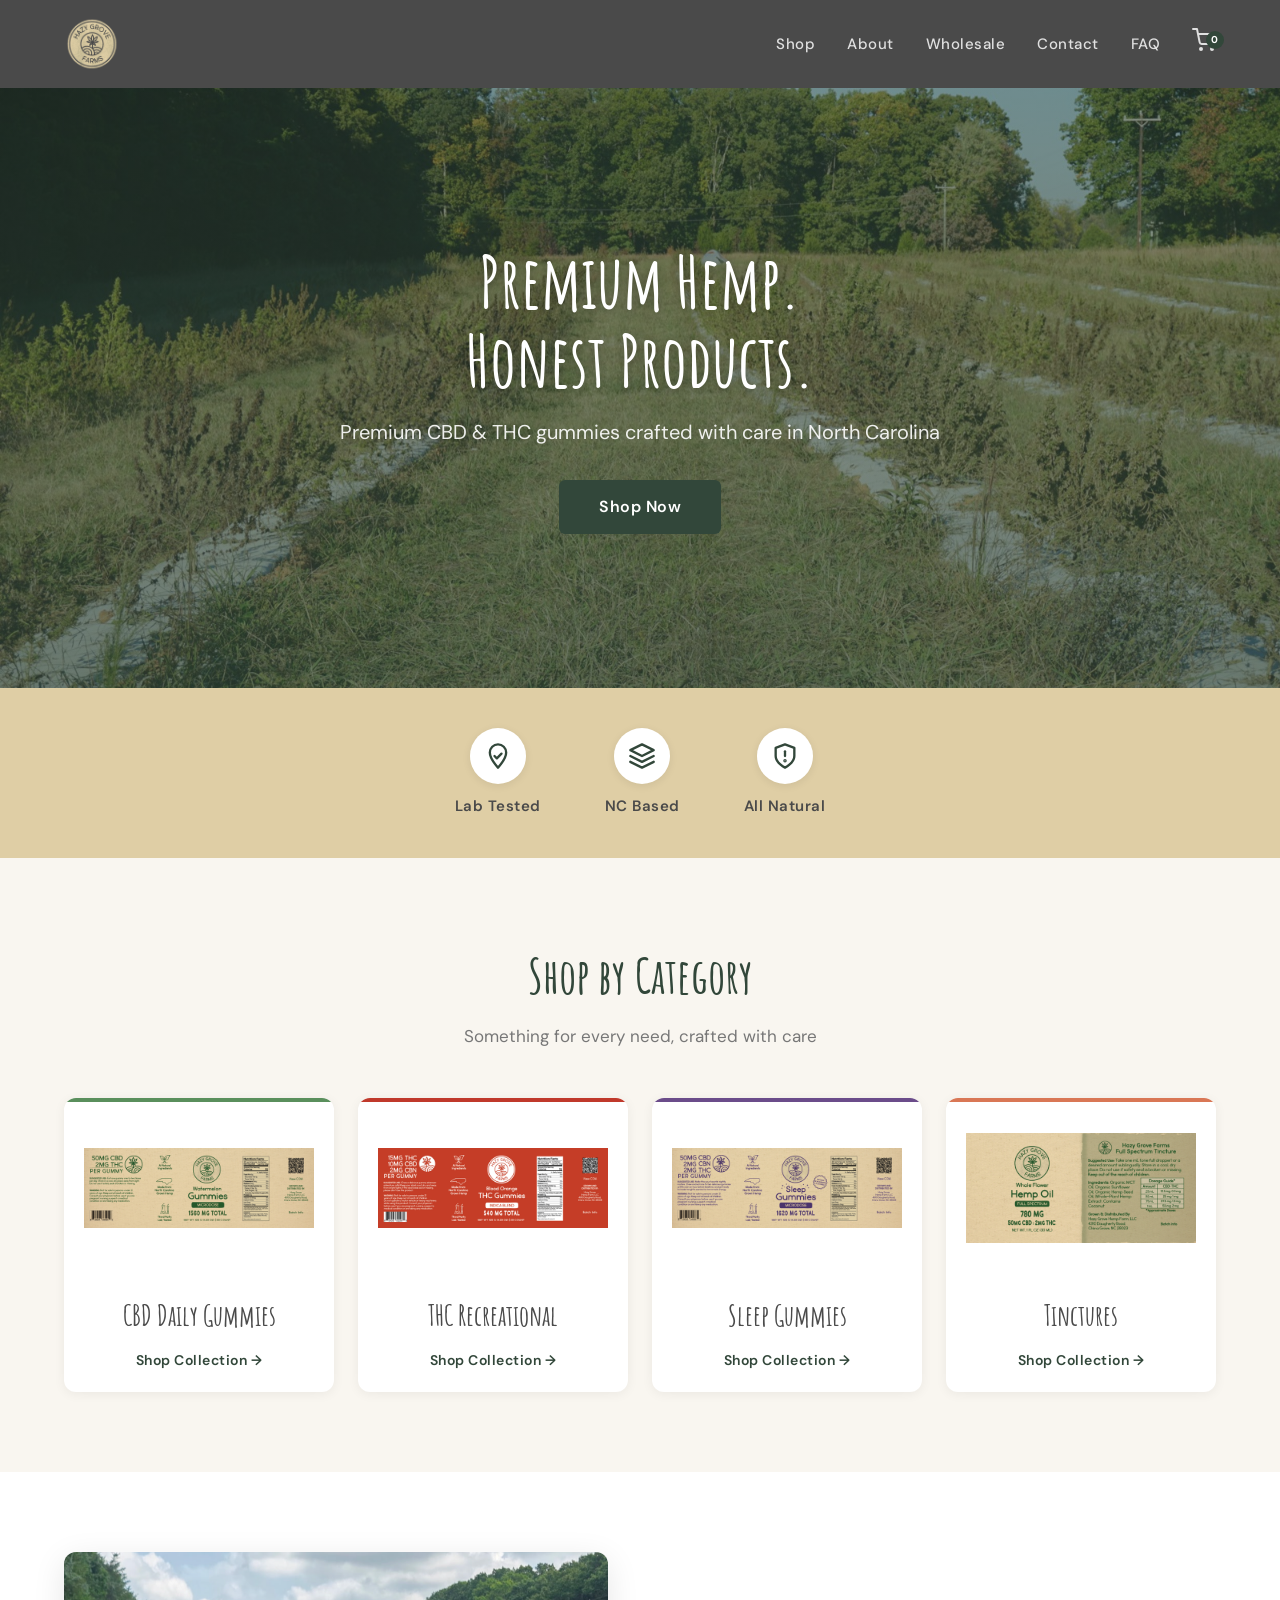
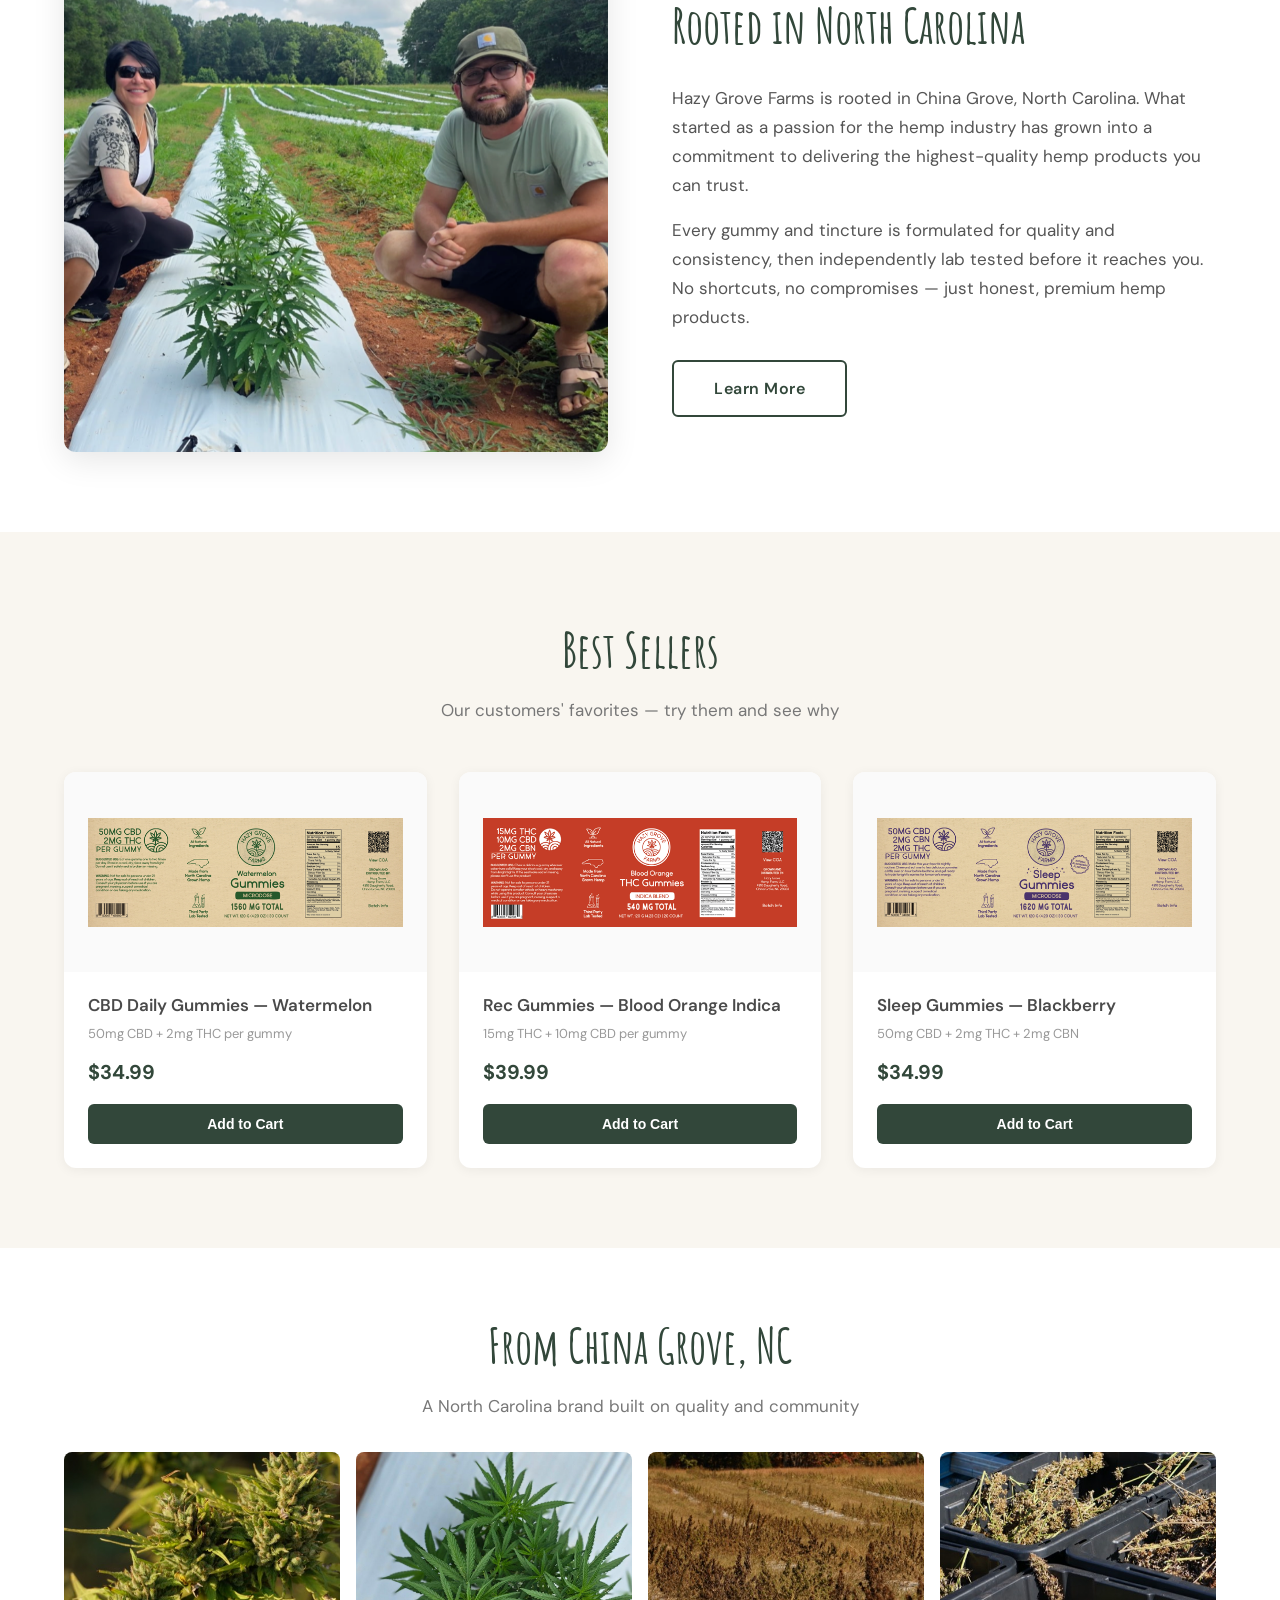
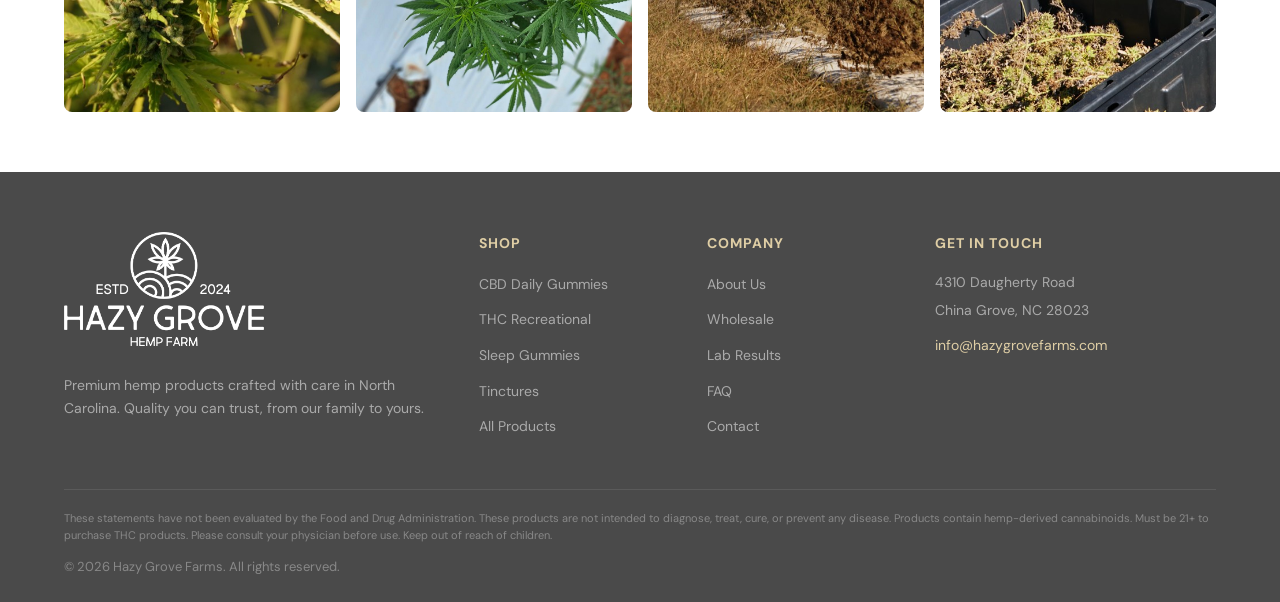
<file: index.html>
<!DOCTYPE html>
<html lang="en">
<head>
  <meta charset="UTF-8">
  <meta name="viewport" content="width=device-width, initial-scale=1.0">
  <title>Hazy Grove Farms — Premium Hemp. Honest Products.</title>
  <link rel="preconnect" href="https://fonts.googleapis.com">
  <link rel="preconnect" href="https://fonts.gstatic.com" crossorigin>
  <link href="https://fonts.googleapis.com/css2?family=Amatic+SC:wght@400;700&family=DM+Sans:ital,opsz,wght@0,9..40,300;0,9..40,400;0,9..40,500;0,9..40,600;0,9..40,700;1,9..40,400&display=swap" rel="stylesheet">
  <style>
    /* ============ RESET & BASE ============ */
    *, *::before, *::after { margin: 0; padding: 0; box-sizing: border-box; }
    html { scroll-behavior: smooth; }
    body {
      font-family: 'DM Sans', sans-serif;
      color: #4a4a4a;
      background: #fff;
      line-height: 1.6;
      -webkit-font-smoothing: antialiased;
    }
    img { max-width: 100%; height: auto; display: block; }
    a { text-decoration: none; color: inherit; }

    /* ============ DESIGN TOKENS ============ */
    :root {
      --charcoal: #4a4a4a;
      --hunter-green: #32473a;
      --hemp-paper: #dfcea5;
      --white: #ffffff;
      --cbd-green: #5a8f5c;
      --thc-red: #c0392b;
      --sleep-purple: #6b4c8a;
      --tincture-coral: #d97755;
      --light-bg: #f9f6f0;
    }

    .container {
      max-width: 1200px;
      margin: 0 auto;
      padding: 0 24px;
    }

    /* ============ 1. NAVIGATION ============ */
    .nav {
      background: #4a4a4a;
      padding: 16px 0;
      position: relative;
      z-index: 100;
    }
    .nav .container {
      display: flex;
      align-items: center;
      justify-content: space-between;
    }
    .nav-logo {
      display: flex;
      align-items: center;
      gap: 12px;
    }
    .nav-logo img {
      height: 56px;
      width: 56px;
      object-fit: contain;
      flex-shrink: 0;
    }
    .nav-links {
      display: flex;
      align-items: center;
      gap: 32px;
      list-style: none;
    }
    .nav-links a {
      color: #e0e0e0;
      font-size: 15px;
      font-weight: 500;
      letter-spacing: 0.5px;
      transition: color 0.2s;
    }
    .nav-links a:hover { color: var(--hemp-paper); }
    .nav-cart {
      position: relative;
      color: #e0e0e0;
      cursor: pointer;
      transition: color 0.2s;
    }
    .nav-cart:hover { color: var(--hemp-paper); }
    .nav-cart-badge {
      position: absolute;
      top: -6px;
      right: -8px;
      background: var(--hunter-green);
      color: #fff;
      font-size: 10px;
      font-weight: 700;
      width: 18px;
      height: 18px;
      border-radius: 50%;
      display: flex;
      align-items: center;
      justify-content: center;
    }
    .nav-mobile-toggle {
      display: none;
      background: none;
      border: none;
      cursor: pointer;
      color: #e0e0e0;
    }

    /* ============ 2. HERO ============ */
    .hero {
      position: relative;
      min-height: 600px;
      display: flex;
      align-items: center;
      justify-content: center;
      text-align: center;
      background: url('images/farm/hero.jpg') center/cover no-repeat;
    }
    .hero::before {
      content: '';
      position: absolute;
      inset: 0;
      background: linear-gradient(
        to bottom,
        rgba(50, 71, 58, 0.55) 0%,
        rgba(50, 71, 58, 0.7) 100%
      );
    }
    .hero-content {
      position: relative;
      z-index: 1;
      max-width: 720px;
      padding: 80px 24px;
    }
    .hero h1 {
      font-family: 'Amatic SC', cursive;
      font-size: 72px;
      font-weight: 700;
      color: var(--white);
      line-height: 1.1;
      margin-bottom: 16px;
      text-shadow: 0 2px 8px rgba(0,0,0,0.3);
    }
    .hero p {
      font-size: 20px;
      color: rgba(255,255,255,0.9);
      margin-bottom: 32px;
      font-weight: 400;
    }
    .btn {
      display: inline-block;
      padding: 14px 40px;
      border-radius: 6px;
      font-size: 16px;
      font-weight: 600;
      letter-spacing: 0.5px;
      cursor: pointer;
      transition: all 0.25s;
      border: none;
    }
    .btn-primary {
      background: var(--hunter-green);
      color: var(--white);
    }
    .btn-primary:hover {
      background: #3d5a49;
      transform: translateY(-1px);
      box-shadow: 0 4px 16px rgba(50,71,58,0.3);
    }
    .btn-outline {
      background: transparent;
      color: var(--hunter-green);
      border: 2px solid var(--hunter-green);
    }
    .btn-outline:hover {
      background: var(--hunter-green);
      color: var(--white);
    }

    /* ============ 3. TRUST BADGES ============ */
    .trust-badges {
      background: var(--hemp-paper);
      padding: 40px 0;
    }
    .trust-badges .container {
      display: flex;
      justify-content: center;
      gap: 64px;
    }
    .trust-badge {
      display: flex;
      flex-direction: column;
      align-items: center;
      gap: 10px;
      text-align: center;
    }
    .trust-badge-icon {
      width: 56px;
      height: 56px;
      border-radius: 50%;
      background: var(--white);
      display: flex;
      align-items: center;
      justify-content: center;
      box-shadow: 0 2px 8px rgba(0,0,0,0.08);
    }
    .trust-badge-icon svg {
      width: 28px;
      height: 28px;
      color: var(--hunter-green);
    }
    .trust-badge-label {
      font-weight: 600;
      font-size: 15px;
      color: var(--charcoal);
      letter-spacing: 0.5px;
    }

    /* ============ 4. PRODUCT CATEGORIES ============ */
    .categories {
      padding: 80px 0;
      background: var(--light-bg);
    }
    .section-heading {
      text-align: center;
      margin-bottom: 48px;
    }
    .section-heading h2 {
      font-family: 'Amatic SC', cursive;
      font-size: 48px;
      font-weight: 700;
      color: var(--hunter-green);
      margin-bottom: 8px;
    }
    .section-heading p {
      font-size: 17px;
      color: #777;
    }
    .category-grid {
      display: grid;
      grid-template-columns: repeat(4, 1fr);
      gap: 24px;
    }
    .category-card {
      background: var(--white);
      border-radius: 12px;
      overflow: hidden;
      box-shadow: 0 2px 12px rgba(0,0,0,0.06);
      transition: transform 0.25s, box-shadow 0.25s;
    }
    .category-card:hover {
      transform: translateY(-4px);
      box-shadow: 0 8px 24px rgba(0,0,0,0.1);
    }
    .category-card-img {
      height: 180px;
      display: flex;
      align-items: center;
      justify-content: center;
      padding: 20px;
      position: relative;
    }
    .category-card-img img {
      max-height: 140px;
      width: auto;
      object-fit: contain;
    }
    .category-card-accent {
      position: absolute;
      top: 0;
      left: 0;
      right: 0;
      height: 4px;
    }
    .accent-green { background: var(--cbd-green); }
    .accent-red { background: var(--thc-red); }
    .accent-purple { background: var(--sleep-purple); }
    .accent-coral { background: var(--tincture-coral); }
    .category-card-body {
      padding: 16px 20px 20px;
      text-align: center;
    }
    .category-card-body h3 {
      font-family: 'Amatic SC', cursive;
      font-size: 28px;
      font-weight: 700;
      color: var(--charcoal);
      margin-bottom: 8px;
    }
    .category-card-link {
      font-size: 14px;
      font-weight: 600;
      color: var(--hunter-green);
      letter-spacing: 0.5px;
      display: inline-flex;
      align-items: center;
      gap: 4px;
      transition: gap 0.2s;
    }
    .category-card:hover .category-card-link { gap: 8px; }

    /* ============ 5. BRAND STORY ============ */
    .brand-story {
      padding: 80px 0;
      background: var(--white);
    }
    .brand-story .container {
      display: grid;
      grid-template-columns: 1fr 1fr;
      gap: 64px;
      align-items: center;
    }
    .brand-story-img {
      border-radius: 12px;
      overflow: hidden;
      box-shadow: 0 8px 32px rgba(0,0,0,0.1);
    }
    .brand-story-img img {
      width: 100%;
      height: 500px;
      object-fit: cover;
    }
    .brand-story-text h2 {
      font-family: 'Amatic SC', cursive;
      font-size: 48px;
      font-weight: 700;
      color: var(--hunter-green);
      margin-bottom: 20px;
    }
    .brand-story-text p {
      font-size: 17px;
      color: #555;
      margin-bottom: 16px;
      line-height: 1.7;
    }
    .brand-story-text .btn {
      margin-top: 12px;
    }

    /* ============ 6. FEATURED PRODUCTS ============ */
    .featured {
      padding: 80px 0;
      background: var(--light-bg);
    }
    .featured-grid {
      display: grid;
      grid-template-columns: repeat(3, 1fr);
      gap: 32px;
    }
    .product-card {
      background: var(--white);
      border-radius: 12px;
      overflow: hidden;
      box-shadow: 0 2px 12px rgba(0,0,0,0.06);
      transition: transform 0.25s, box-shadow 0.25s;
    }
    .product-card:hover {
      transform: translateY(-4px);
      box-shadow: 0 8px 24px rgba(0,0,0,0.1);
    }
    .product-card-img {
      height: 200px;
      display: flex;
      align-items: center;
      justify-content: center;
      padding: 24px;
      background: #fafafa;
    }
    .product-card-img img {
      max-height: 160px;
      width: auto;
      object-fit: contain;
    }
    .product-card-body {
      padding: 20px 24px 24px;
    }
    .product-card-body h3 {
      font-size: 17px;
      font-weight: 600;
      color: var(--charcoal);
      margin-bottom: 4px;
    }
    .product-card-body .product-subtitle {
      font-size: 13px;
      color: #999;
      margin-bottom: 12px;
    }
    .product-card-body .product-price {
      font-size: 20px;
      font-weight: 700;
      color: var(--hunter-green);
      margin-bottom: 16px;
    }
    .btn-add-cart {
      width: 100%;
      padding: 12px;
      background: var(--hunter-green);
      color: var(--white);
      border: none;
      border-radius: 6px;
      font-size: 14px;
      font-weight: 600;
      cursor: pointer;
      transition: background 0.2s;
    }
    .btn-add-cart:hover {
      background: #3d5a49;
    }

    /* ============ 7. FARM GALLERY ============ */
    .gallery {
      padding: 60px 0;
      background: var(--white);
    }
    .gallery .section-heading {
      margin-bottom: 32px;
    }
    .gallery-strip {
      display: grid;
      grid-template-columns: repeat(4, 1fr);
      gap: 16px;
    }
    .gallery-strip img {
      width: 100%;
      height: 260px;
      object-fit: cover;
      border-radius: 8px;
      transition: transform 0.3s;
    }
    .gallery-strip img:hover {
      transform: scale(1.03);
    }

    /* ============ 8. FOOTER ============ */
    .footer {
      background: var(--charcoal);
      color: #ccc;
      padding: 60px 0 24px;
    }
    .footer-top {
      display: grid;
      grid-template-columns: 2fr 1fr 1fr 1.5fr;
      gap: 40px;
      margin-bottom: 40px;
      align-items: start;
    }
    .footer-brand {
      display: flex;
      flex-direction: column;
      gap: 12px;
      align-self: start;
    }
    .footer-brand-logo {
      display: flex;
      align-items: center;
      gap: 14px;
    }
    .footer-brand-logo img {
      width: 200px;
      height: auto;
      object-fit: contain;
      margin-bottom: 16px;
    }
    .footer-brand p {
      font-size: 14px;
      line-height: 1.6;
      color: #aaa;
    }
    .footer h4 {
      font-size: 14px;
      font-weight: 700;
      text-transform: uppercase;
      letter-spacing: 1px;
      color: var(--hemp-paper);
      margin-bottom: 16px;
    }
    .footer ul {
      list-style: none;
    }
    .footer ul li {
      margin-bottom: 10px;
    }
    .footer ul a {
      color: #aaa;
      font-size: 14px;
      transition: color 0.2s;
    }
    .footer ul a:hover { color: var(--hemp-paper); }
    .footer-contact p {
      font-size: 14px;
      color: #aaa;
      margin-bottom: 6px;
    }
    .footer-bottom {
      border-top: 1px solid #5a5a5a;
      padding-top: 20px;
    }
    .footer-disclaimer {
      font-size: 11px;
      color: #888;
      line-height: 1.6;
      margin-bottom: 12px;
    }
    .footer-copyright {
      font-size: 13px;
      color: #888;
    }

    /* ============ RESPONSIVE ============ */
    @media (max-width: 1024px) {
      .category-grid { grid-template-columns: repeat(2, 1fr); }
      .footer-top { grid-template-columns: 1fr 1fr; }
    }

    @media (max-width: 768px) {
      .nav-links { display: none; }
      .nav-mobile-toggle { display: block; }

      .hero { min-height: 500px; }
      .hero h1 { font-size: 48px; }
      .hero p { font-size: 17px; }

      .trust-badges .container {
        flex-direction: column;
        gap: 24px;
        align-items: center;
      }
      .trust-badge {
        flex-direction: row;
        gap: 16px;
      }

      .category-grid { grid-template-columns: repeat(2, 1fr); gap: 16px; }

      .brand-story .container {
        grid-template-columns: 1fr;
        gap: 32px;
      }
      .brand-story-img img { height: 350px; }

      .featured-grid { grid-template-columns: 1fr; gap: 20px; }

      .gallery-strip {
        grid-template-columns: repeat(2, 1fr);
        gap: 8px;
      }
      .gallery-strip img { height: 180px; }

      .footer-top { grid-template-columns: 1fr; gap: 32px; }
    }

    @media (max-width: 480px) {
      .hero h1 { font-size: 40px; }
      .hero p { font-size: 16px; }
      .section-heading h2 { font-size: 36px; }
      .category-grid { grid-template-columns: 1fr; }
      .brand-story-text h2 { font-size: 36px; }
    }
  </style>
</head>
<body>

  <!-- ==================== 1. NAVIGATION ==================== -->
  <nav class="nav">
    <div class="container">
      <a href="index.html" class="nav-logo">
        <img src="images/logo-nav.png" alt="Hazy Grove Farms">
      </a>

      <ul class="nav-links">
        <li><a href="collection.html">Shop</a></li>
        <li><a href="about.html">About</a></li>
        <li><a href="wholesale.html">Wholesale</a></li>
        <li><a href="contact.html">Contact</a></li>
        <li><a href="faq.html">FAQ</a></li>
        <li>
          <a href="#" class="nav-cart">
            <svg width="24" height="24" viewBox="0 0 24 24" fill="none" stroke="currentColor" stroke-width="2" stroke-linecap="round" stroke-linejoin="round">
              <circle cx="9" cy="21" r="1"/><circle cx="20" cy="21" r="1"/>
              <path d="M1 1h4l2.68 13.39a2 2 0 0 0 2 1.61h9.72a2 2 0 0 0 2-1.61L23 6H6"/>
            </svg>
            <span class="nav-cart-badge">0</span>
          </a>
        </li>
      </ul>

      <button class="nav-mobile-toggle" aria-label="Menu">
        <svg width="28" height="28" viewBox="0 0 24 24" fill="none" stroke="currentColor" stroke-width="2" stroke-linecap="round">
          <line x1="3" y1="6" x2="21" y2="6"/>
          <line x1="3" y1="12" x2="21" y2="12"/>
          <line x1="3" y1="18" x2="21" y2="18"/>
        </svg>
      </button>
    </div>
  </nav>

  <!-- ==================== 2. HERO ==================== -->
  <section class="hero">
    <div class="hero-content">
      <h1>Premium Hemp.<br>Honest Products.</h1>
      <p>Premium CBD &amp; THC gummies crafted with care in North Carolina</p>
      <a href="collection.html" class="btn btn-primary">Shop Now</a>
    </div>
  </section>

  <!-- ==================== 3. TRUST BADGES ==================== -->
  <section class="trust-badges">
    <div class="container">
      <div class="trust-badge">
        <div class="trust-badge-icon">
          <svg viewBox="0 0 24 24" fill="none" stroke="currentColor" stroke-width="2" stroke-linecap="round" stroke-linejoin="round">
            <path d="M9 12l2 2 4-4"/>
            <path d="M12 2a7 7 0 0 0-7 7c0 5 7 13 7 13s7-8 7-13a7 7 0 0 0-7-7z"/>
          </svg>
        </div>
        <span class="trust-badge-label">Lab Tested</span>
      </div>
      <div class="trust-badge">
        <div class="trust-badge-icon">
          <svg viewBox="0 0 24 24" fill="none" stroke="currentColor" stroke-width="2" stroke-linecap="round" stroke-linejoin="round">
            <path d="M12 2L2 7l10 5 10-5-10-5z"/>
            <path d="M2 17l10 5 10-5"/>
            <path d="M2 12l10 5 10-5"/>
          </svg>
        </div>
        <span class="trust-badge-label">NC Based</span>
      </div>
      <div class="trust-badge">
        <div class="trust-badge-icon">
          <svg viewBox="0 0 24 24" fill="none" stroke="currentColor" stroke-width="2" stroke-linecap="round" stroke-linejoin="round">
            <path d="M12 22s8-4 8-10V5l-8-3-8 3v7c0 6 8 10 8 10z"/>
            <path d="M12 8v4"/>
            <circle cx="12" cy="16" r="0.5" fill="currentColor"/>
          </svg>
        </div>
        <span class="trust-badge-label">All Natural</span>
      </div>
    </div>
  </section>

  <!-- ==================== 4. PRODUCT CATEGORIES ==================== -->
  <section class="categories">
    <div class="container">
      <div class="section-heading">
        <h2>Shop by Category</h2>
        <p>Something for every need, crafted with care</p>
      </div>
      <div class="category-grid">
        <!-- CBD Daily -->
        <a href="collection.html" class="category-card">
          <div class="category-card-img">
            <div class="category-card-accent accent-green"></div>
            <img src="images/labels/cbd-daily.png" alt="CBD Daily Gummies">
          </div>
          <div class="category-card-body">
            <h3>CBD Daily Gummies</h3>
            <span class="category-card-link">Shop Collection &rarr;</span>
          </div>
        </a>
        <!-- THC Recreational -->
        <a href="collection.html" class="category-card">
          <div class="category-card-img">
            <div class="category-card-accent accent-red"></div>
            <img src="images/labels/rec-thc.png" alt="THC Recreational Gummies">
          </div>
          <div class="category-card-body">
            <h3>THC Recreational</h3>
            <span class="category-card-link">Shop Collection &rarr;</span>
          </div>
        </a>
        <!-- Sleep -->
        <a href="collection.html" class="category-card">
          <div class="category-card-img">
            <div class="category-card-accent accent-purple"></div>
            <img src="images/labels/sleep.png" alt="Sleep Gummies">
          </div>
          <div class="category-card-body">
            <h3>Sleep Gummies</h3>
            <span class="category-card-link">Shop Collection &rarr;</span>
          </div>
        </a>
        <!-- Tinctures -->
        <a href="collection.html" class="category-card">
          <div class="category-card-img">
            <div class="category-card-accent accent-coral"></div>
            <img src="images/labels/tincture.png" alt="Tinctures">
          </div>
          <div class="category-card-body">
            <h3>Tinctures</h3>
            <span class="category-card-link">Shop Collection &rarr;</span>
          </div>
        </a>
      </div>
    </div>
  </section>

  <!-- ==================== 5. BRAND STORY ==================== -->
  <section class="brand-story">
    <div class="container">
      <div class="brand-story-img">
        <img src="images/farm/about.jpg" alt="Bobby on the Hazy Grove Farm">
      </div>
      <div class="brand-story-text">
        <h2>Rooted in North Carolina</h2>
        <p>Hazy Grove Farms is rooted in China Grove, North Carolina. What started as a passion for the hemp industry has grown into a commitment to delivering the highest-quality hemp products you can trust.</p>
        <p>Every gummy and tincture is formulated for quality and consistency, then independently lab tested before it reaches you. No shortcuts, no compromises — just honest, premium hemp products.</p>
        <a href="#" class="btn btn-outline">Learn More</a>
      </div>
    </div>
  </section>

  <!-- ==================== 6. FEATURED PRODUCTS ==================== -->
  <section class="featured">
    <div class="container">
      <div class="section-heading">
        <h2>Best Sellers</h2>
        <p>Our customers' favorites — try them and see why</p>
      </div>
      <div class="featured-grid">
        <!-- CBD Daily Watermelon 50mg -->
        <a href="product.html" class="product-card" style="display:block;">
          <div class="product-card-img">
            <img src="images/labels/featured-cbd-watermelon.png" alt="CBD Daily Watermelon Gummies">
          </div>
          <div class="product-card-body">
            <h3>CBD Daily Gummies — Watermelon</h3>
            <p class="product-subtitle">50mg CBD + 2mg THC per gummy</p>
            <p class="product-price">$34.99</p>
            <button class="btn-add-cart">Add to Cart</button>
          </div>
        </a>
        <!-- THC Rec Blood Orange Indica -->
        <a href="product.html" class="product-card" style="display:block;">
          <div class="product-card-img">
            <img src="images/labels/featured-rec-bo-indica.png" alt="THC Rec Blood Orange Indica Gummies">
          </div>
          <div class="product-card-body">
            <h3>Rec Gummies — Blood Orange Indica</h3>
            <p class="product-subtitle">15mg THC + 10mg CBD per gummy</p>
            <p class="product-price">$39.99</p>
            <button class="btn-add-cart">Add to Cart</button>
          </div>
        </a>
        <!-- Sleep Blackberry -->
        <a href="product.html" class="product-card" style="display:block;">
          <div class="product-card-img">
            <img src="images/labels/featured-sleep-blackberry.png" alt="Sleep Blackberry Gummies">
          </div>
          <div class="product-card-body">
            <h3>Sleep Gummies — Blackberry</h3>
            <p class="product-subtitle">50mg CBD + 2mg THC + 2mg CBN</p>
            <p class="product-price">$34.99</p>
            <button class="btn-add-cart">Add to Cart</button>
          </div>
        </a>
      </div>
    </div>
  </section>

  <!-- ==================== 7. FARM GALLERY ==================== -->
  <section class="gallery">
    <div class="container">
      <div class="section-heading">
        <h2>From China Grove, NC</h2>
        <p>A North Carolina brand built on quality and community</p>
      </div>
      <div class="gallery-strip">
        <img src="images/farm/gallery1.jpg" alt="Hemp field close-up">
        <img src="images/farm/gallery2.jpg" alt="Farm aerial view">
        <img src="images/farm/gallery3.jpg" alt="Harvest day in the field">
        <img src="images/farm/gallery4.jpg" alt="Harvest bins">
      </div>
    </div>
  </section>

  <!-- ==================== 8. FOOTER ==================== -->
  <footer class="footer">
    <div class="container">
      <div class="footer-top">
        <div class="footer-brand">
          <div class="footer-brand-logo">
            <img src="images/logo-footer-full.png" alt="Hazy Grove Hemp Farm" style="filter: invert(1);">
          </div>
          <p>Premium hemp products crafted with care in North Carolina. Quality you can trust, from our family to yours.</p>
        </div>

        <div>
          <h4>Shop</h4>
          <ul>
            <li><a href="collection.html">CBD Daily Gummies</a></li>
            <li><a href="collection.html">THC Recreational</a></li>
            <li><a href="collection.html">Sleep Gummies</a></li>
            <li><a href="collection.html">Tinctures</a></li>
            <li><a href="collection.html">All Products</a></li>
          </ul>
        </div>

        <div>
          <h4>Company</h4>
          <ul>
            <li><a href="#">About Us</a></li>
            <li><a href="wholesale.html">Wholesale</a></li>
            <li><a href="#">Lab Results</a></li>
            <li><a href="#">FAQ</a></li>
            <li><a href="contact.html">Contact</a></li>
          </ul>
        </div>

        <div class="footer-contact">
          <h4>Get in Touch</h4>
          <p>4310 Daugherty Road</p>
          <p>China Grove, NC 28023</p>
          <p style="margin-top: 12px;"><a href="mailto:info@hazygrovefarms.com" style="color: var(--hemp-paper);">info@hazygrovefarms.com</a></p>
        </div>
      </div>

      <div class="footer-bottom">
        <p class="footer-disclaimer">These statements have not been evaluated by the Food and Drug Administration. These products are not intended to diagnose, treat, cure, or prevent any disease. Products contain hemp-derived cannabinoids. Must be 21+ to purchase THC products. Please consult your physician before use. Keep out of reach of children.</p>
        <p class="footer-copyright">&copy; 2026 Hazy Grove Farms. All rights reserved.</p>
      </div>
    </div>
  </footer>

<script src="https://mcp.figma.com/mcp/html-to-design/capture.js" async></script>
</body>
</html>
</file>
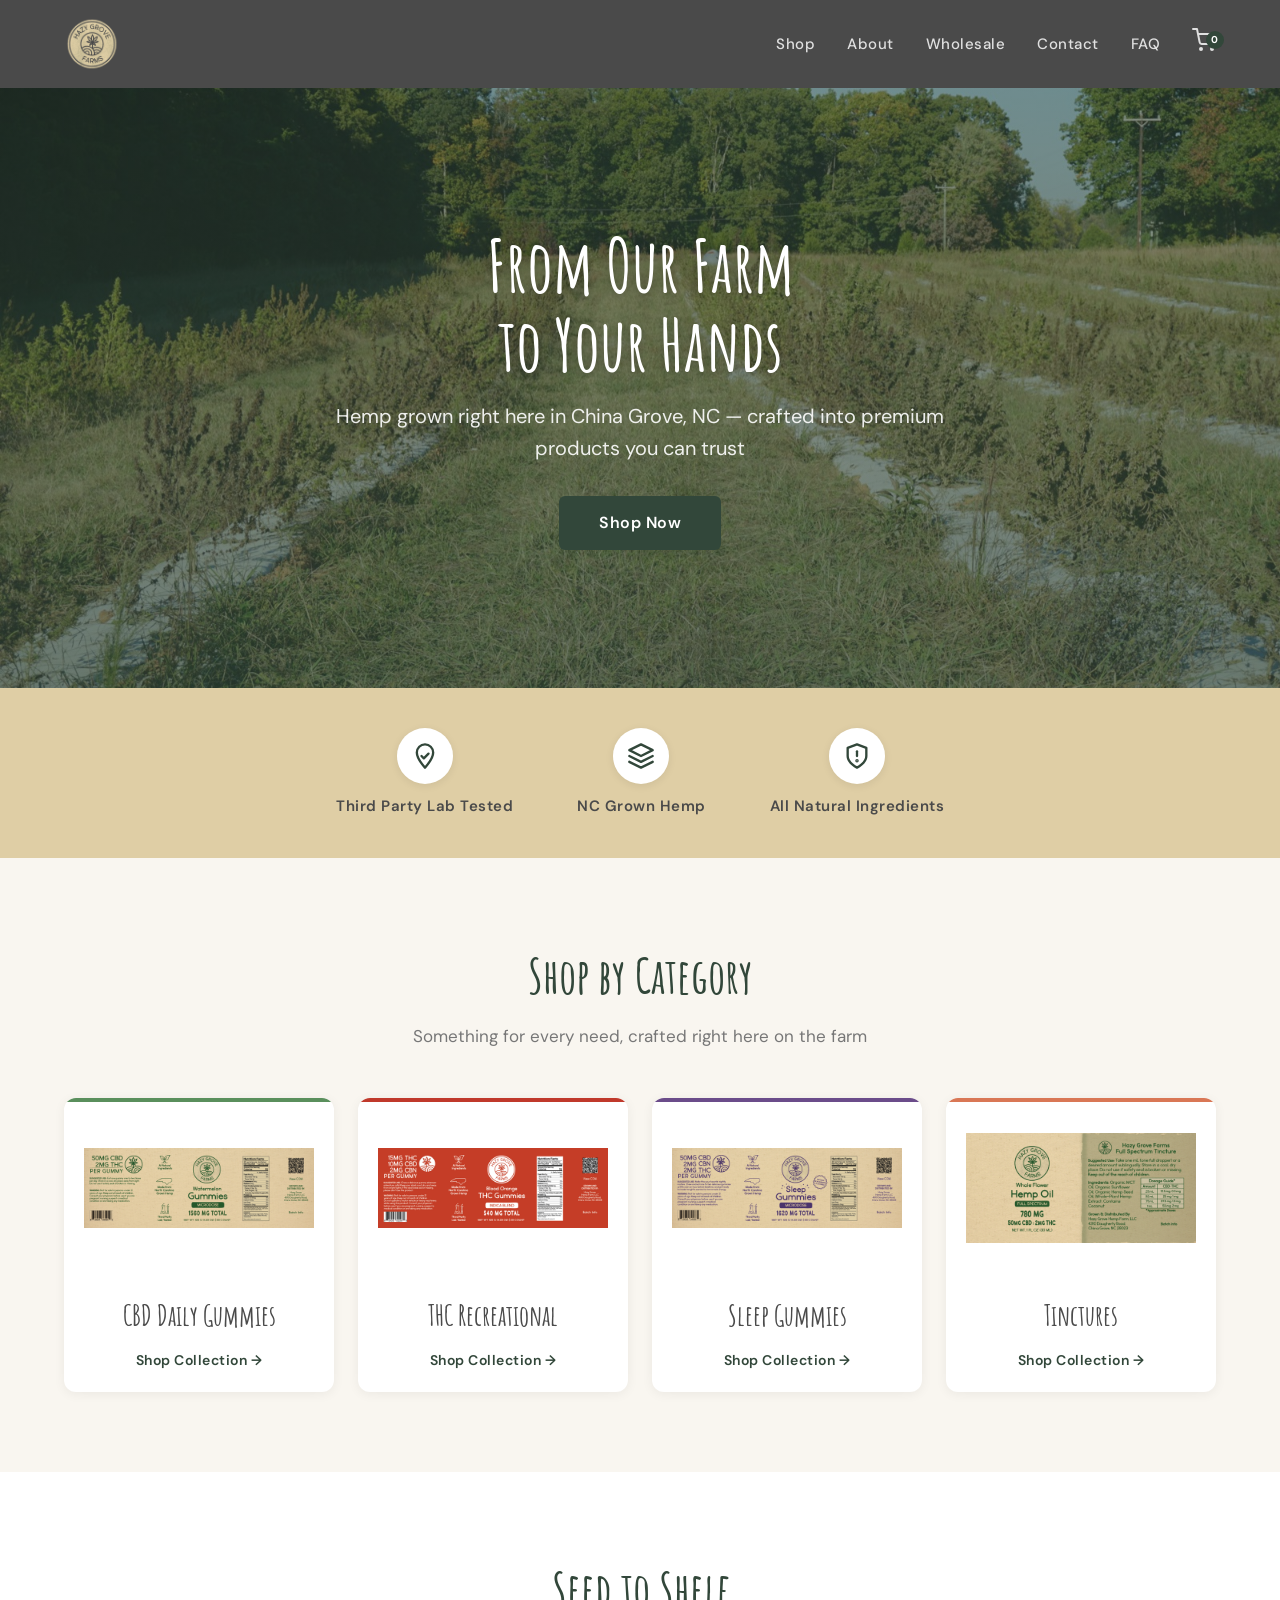
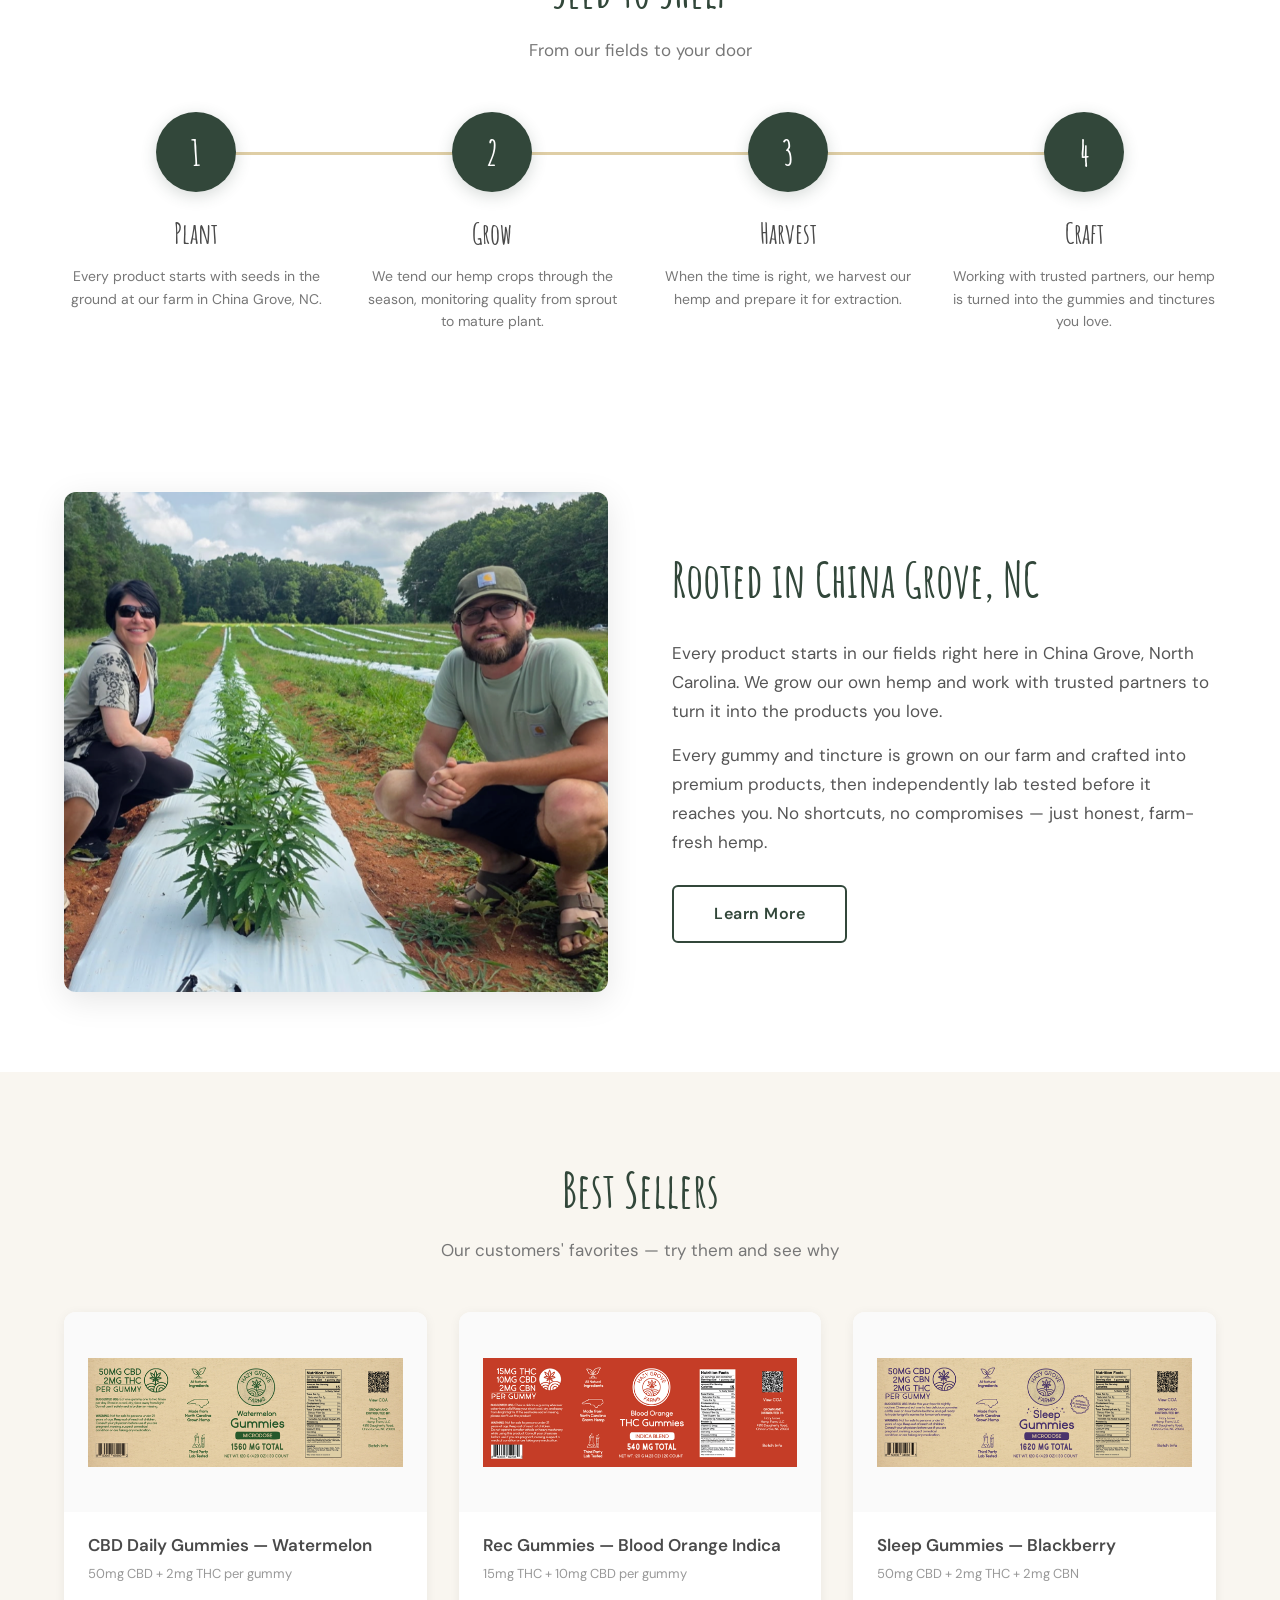
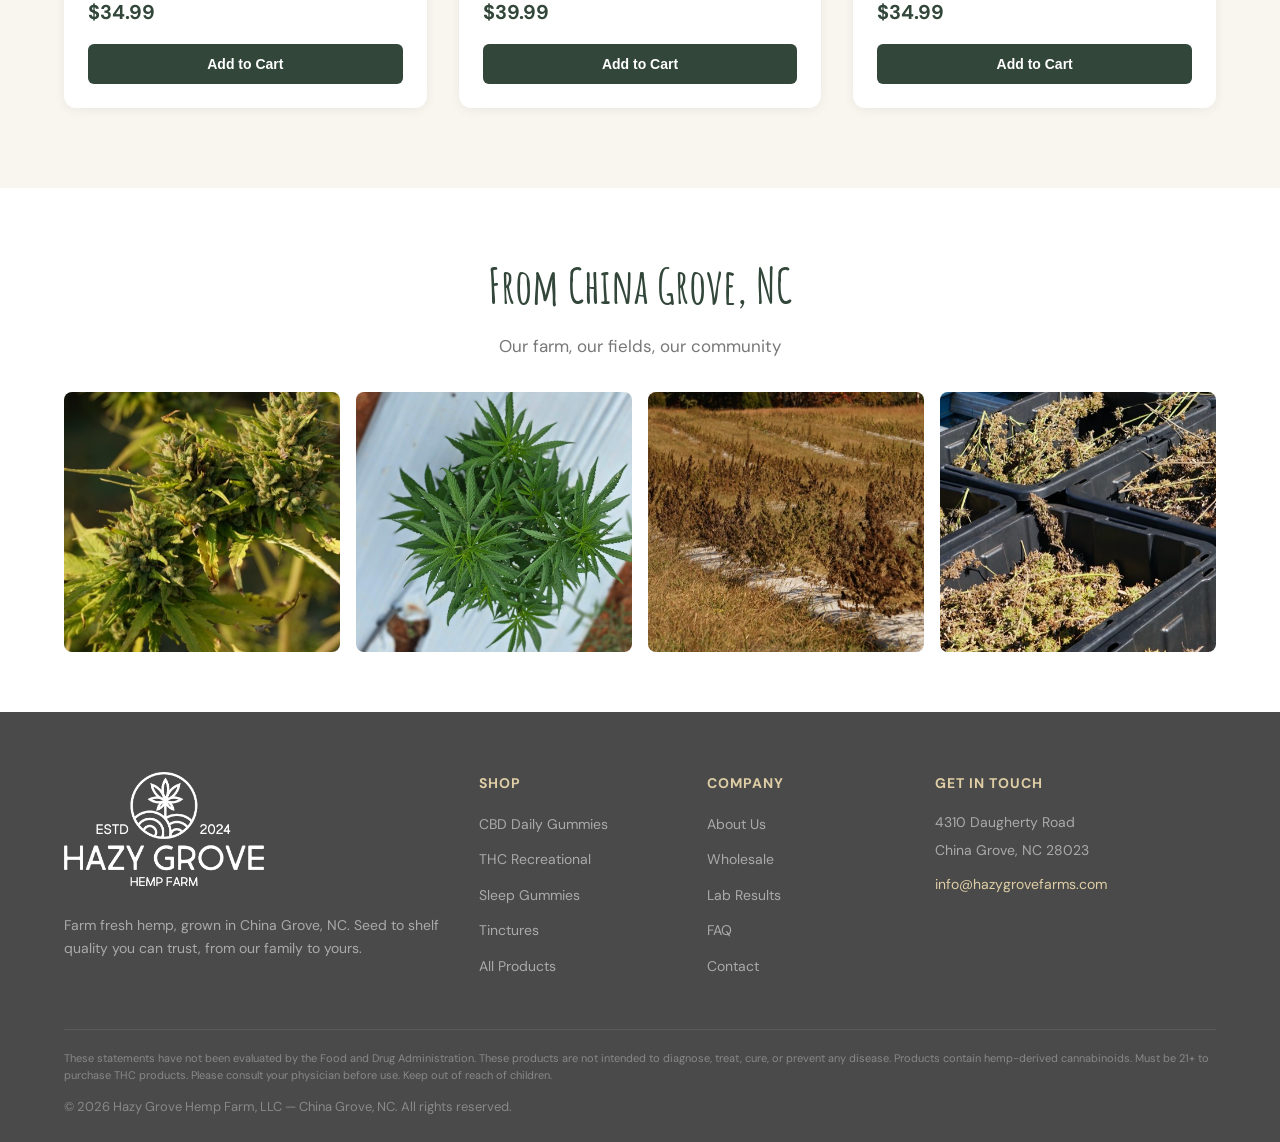
<file: mockup/index.html>
<!DOCTYPE html>
<html lang="en">
<head>
  <meta charset="UTF-8">
  <meta name="viewport" content="width=device-width, initial-scale=1.0">
  <title>Hazy Grove Farms — Premium Hemp. Honest Products.</title>
  <link rel="preconnect" href="https://fonts.googleapis.com">
  <link rel="preconnect" href="https://fonts.gstatic.com" crossorigin>
  <link href="https://fonts.googleapis.com/css2?family=Amatic+SC:wght@400;700&family=DM+Sans:ital,opsz,wght@0,9..40,300;0,9..40,400;0,9..40,500;0,9..40,600;0,9..40,700;1,9..40,400&display=swap" rel="stylesheet">
  <style>
    /* ============ RESET & BASE ============ */
    *, *::before, *::after { margin: 0; padding: 0; box-sizing: border-box; }
    html { scroll-behavior: smooth; }
    body {
      font-family: 'DM Sans', sans-serif;
      color: #4a4a4a;
      background: #fff;
      line-height: 1.6;
      -webkit-font-smoothing: antialiased;
    }
    img { max-width: 100%; height: auto; display: block; }
    a { text-decoration: none; color: inherit; }

    /* ============ DESIGN TOKENS ============ */
    :root {
      --charcoal: #4a4a4a;
      --hunter-green: #32473a;
      --hemp-paper: #dfcea5;
      --white: #ffffff;
      --cbd-green: #5a8f5c;
      --thc-red: #c0392b;
      --sleep-purple: #6b4c8a;
      --tincture-coral: #d97755;
      --light-bg: #f9f6f0;
    }

    .container {
      max-width: 1200px;
      margin: 0 auto;
      padding: 0 24px;
    }

    /* ============ 1. NAVIGATION ============ */
    .nav {
      background: #4a4a4a;
      padding: 16px 0;
      position: relative;
      z-index: 100;
    }
    .nav .container {
      display: flex;
      align-items: center;
      justify-content: space-between;
    }
    .nav-logo {
      display: flex;
      align-items: center;
      gap: 12px;
    }
    .nav-logo img {
      height: 56px;
      width: 56px;
      object-fit: contain;
      flex-shrink: 0;
    }
    .nav-links {
      display: flex;
      align-items: center;
      gap: 32px;
      list-style: none;
    }
    .nav-links a {
      color: #e0e0e0;
      font-size: 15px;
      font-weight: 500;
      letter-spacing: 0.5px;
      transition: color 0.2s;
    }
    .nav-links a:hover { color: var(--hemp-paper); }
    .nav-cart {
      position: relative;
      color: #e0e0e0;
      cursor: pointer;
      transition: color 0.2s;
    }
    .nav-cart:hover { color: var(--hemp-paper); }
    .nav-cart-badge {
      position: absolute;
      top: -6px;
      right: -8px;
      background: var(--hunter-green);
      color: #fff;
      font-size: 10px;
      font-weight: 700;
      width: 18px;
      height: 18px;
      border-radius: 50%;
      display: flex;
      align-items: center;
      justify-content: center;
    }
    .nav-mobile-toggle {
      display: none;
      background: none;
      border: none;
      cursor: pointer;
      color: #e0e0e0;
    }

    /* ============ 2. HERO ============ */
    .hero {
      position: relative;
      min-height: 600px;
      display: flex;
      align-items: center;
      justify-content: center;
      text-align: center;
      background: url('images/farm/hero.jpg') center/cover no-repeat;
    }
    .hero::before {
      content: '';
      position: absolute;
      inset: 0;
      background: linear-gradient(
        to bottom,
        rgba(50, 71, 58, 0.55) 0%,
        rgba(50, 71, 58, 0.7) 100%
      );
    }
    .hero-content {
      position: relative;
      z-index: 1;
      max-width: 720px;
      padding: 80px 24px;
    }
    .hero h1 {
      font-family: 'Amatic SC', cursive;
      font-size: 72px;
      font-weight: 700;
      color: var(--white);
      line-height: 1.1;
      margin-bottom: 16px;
      text-shadow: 0 2px 8px rgba(0,0,0,0.3);
    }
    .hero p {
      font-size: 20px;
      color: rgba(255,255,255,0.9);
      margin-bottom: 32px;
      font-weight: 400;
    }
    .btn {
      display: inline-block;
      padding: 14px 40px;
      border-radius: 6px;
      font-size: 16px;
      font-weight: 600;
      letter-spacing: 0.5px;
      cursor: pointer;
      transition: all 0.25s;
      border: none;
    }
    .btn-primary {
      background: var(--hunter-green);
      color: var(--white);
    }
    .btn-primary:hover {
      background: #3d5a49;
      transform: translateY(-1px);
      box-shadow: 0 4px 16px rgba(50,71,58,0.3);
    }
    .btn-outline {
      background: transparent;
      color: var(--hunter-green);
      border: 2px solid var(--hunter-green);
    }
    .btn-outline:hover {
      background: var(--hunter-green);
      color: var(--white);
    }

    /* ============ 3. TRUST BADGES ============ */
    .trust-badges {
      background: var(--hemp-paper);
      padding: 40px 0;
    }
    .trust-badges .container {
      display: flex;
      justify-content: center;
      gap: 64px;
    }
    .trust-badge {
      display: flex;
      flex-direction: column;
      align-items: center;
      gap: 10px;
      text-align: center;
    }
    .trust-badge-icon {
      width: 56px;
      height: 56px;
      border-radius: 50%;
      background: var(--white);
      display: flex;
      align-items: center;
      justify-content: center;
      box-shadow: 0 2px 8px rgba(0,0,0,0.08);
    }
    .trust-badge-icon svg {
      width: 28px;
      height: 28px;
      color: var(--hunter-green);
    }
    .trust-badge-label {
      font-weight: 600;
      font-size: 15px;
      color: var(--charcoal);
      letter-spacing: 0.5px;
    }

    /* ============ 4. PRODUCT CATEGORIES ============ */
    .categories {
      padding: 80px 0;
      background: var(--light-bg);
    }
    .section-heading {
      text-align: center;
      margin-bottom: 48px;
    }
    .section-heading h2 {
      font-family: 'Amatic SC', cursive;
      font-size: 48px;
      font-weight: 700;
      color: var(--hunter-green);
      margin-bottom: 8px;
    }
    .section-heading p {
      font-size: 17px;
      color: #777;
    }
    .category-grid {
      display: grid;
      grid-template-columns: repeat(4, 1fr);
      gap: 24px;
    }
    .category-card {
      background: var(--white);
      border-radius: 12px;
      overflow: hidden;
      box-shadow: 0 2px 12px rgba(0,0,0,0.06);
      transition: transform 0.25s, box-shadow 0.25s;
    }
    .category-card:hover {
      transform: translateY(-4px);
      box-shadow: 0 8px 24px rgba(0,0,0,0.1);
    }
    .category-card-img {
      height: 180px;
      display: flex;
      align-items: center;
      justify-content: center;
      padding: 20px;
      position: relative;
    }
    .category-card-img img {
      max-height: 140px;
      width: auto;
      object-fit: contain;
    }
    .category-card-accent {
      position: absolute;
      top: 0;
      left: 0;
      right: 0;
      height: 4px;
    }
    .accent-green { background: var(--cbd-green); }
    .accent-red { background: var(--thc-red); }
    .accent-purple { background: var(--sleep-purple); }
    .accent-coral { background: var(--tincture-coral); }
    .category-card-body {
      padding: 16px 20px 20px;
      text-align: center;
    }
    .category-card-body h3 {
      font-family: 'Amatic SC', cursive;
      font-size: 28px;
      font-weight: 700;
      color: var(--charcoal);
      margin-bottom: 8px;
    }
    .category-card-link {
      font-size: 14px;
      font-weight: 600;
      color: var(--hunter-green);
      letter-spacing: 0.5px;
      display: inline-flex;
      align-items: center;
      gap: 4px;
      transition: gap 0.2s;
    }
    .category-card:hover .category-card-link { gap: 8px; }

    /* ============ 5. BRAND STORY ============ */
    .brand-story {
      padding: 80px 0;
      background: var(--white);
    }
    .brand-story .container {
      display: grid;
      grid-template-columns: 1fr 1fr;
      gap: 64px;
      align-items: center;
    }
    .brand-story-img {
      border-radius: 12px;
      overflow: hidden;
      box-shadow: 0 8px 32px rgba(0,0,0,0.1);
    }
    .brand-story-img img {
      width: 100%;
      height: 500px;
      object-fit: cover;
    }
    .brand-story-text h2 {
      font-family: 'Amatic SC', cursive;
      font-size: 48px;
      font-weight: 700;
      color: var(--hunter-green);
      margin-bottom: 20px;
    }
    .brand-story-text p {
      font-size: 17px;
      color: #555;
      margin-bottom: 16px;
      line-height: 1.7;
    }
    .brand-story-text .btn {
      margin-top: 12px;
    }

    /* ============ 6. FEATURED PRODUCTS ============ */
    .featured {
      padding: 80px 0;
      background: var(--light-bg);
    }
    .featured-grid {
      display: grid;
      grid-template-columns: repeat(3, 1fr);
      gap: 32px;
    }
    .product-card {
      background: var(--white);
      border-radius: 12px;
      overflow: hidden;
      box-shadow: 0 2px 12px rgba(0,0,0,0.06);
      transition: transform 0.25s, box-shadow 0.25s;
    }
    .product-card:hover {
      transform: translateY(-4px);
      box-shadow: 0 8px 24px rgba(0,0,0,0.1);
    }
    .product-card-img {
      height: 200px;
      display: flex;
      align-items: center;
      justify-content: center;
      padding: 24px;
      background: #fafafa;
    }
    .product-card-img img {
      max-height: 160px;
      width: auto;
      object-fit: contain;
    }
    .product-card-body {
      padding: 20px 24px 24px;
    }
    .product-card-body h3 {
      font-size: 17px;
      font-weight: 600;
      color: var(--charcoal);
      margin-bottom: 4px;
    }
    .product-card-body .product-subtitle {
      font-size: 13px;
      color: #999;
      margin-bottom: 12px;
    }
    .product-card-body .product-price {
      font-size: 20px;
      font-weight: 700;
      color: var(--hunter-green);
      margin-bottom: 16px;
    }
    .btn-add-cart {
      width: 100%;
      padding: 12px;
      background: var(--hunter-green);
      color: var(--white);
      border: none;
      border-radius: 6px;
      font-size: 14px;
      font-weight: 600;
      cursor: pointer;
      transition: background 0.2s;
    }
    .btn-add-cart:hover {
      background: #3d5a49;
    }

    /* ============ 7. FARM GALLERY ============ */
    .gallery {
      padding: 60px 0;
      background: var(--white);
    }
    .gallery .section-heading {
      margin-bottom: 32px;
    }
    .gallery-strip {
      display: grid;
      grid-template-columns: repeat(4, 1fr);
      gap: 16px;
    }
    .gallery-strip img {
      width: 100%;
      height: 260px;
      object-fit: cover;
      border-radius: 8px;
      transition: transform 0.3s;
    }
    .gallery-strip img:hover {
      transform: scale(1.03);
    }

    /* ============ 8. FOOTER ============ */
    .footer {
      background: var(--charcoal);
      color: #ccc;
      padding: 60px 0 24px;
    }
    .footer-top {
      display: grid;
      grid-template-columns: 2fr 1fr 1fr 1.5fr;
      gap: 40px;
      margin-bottom: 40px;
      align-items: start;
    }
    .footer-brand {
      display: flex;
      flex-direction: column;
      gap: 12px;
      align-self: start;
    }
    .footer-brand-logo {
      display: flex;
      align-items: center;
      gap: 14px;
    }
    .footer-brand-logo img {
      width: 200px;
      height: auto;
      object-fit: contain;
      margin-bottom: 16px;
    }
    .footer-brand p {
      font-size: 14px;
      line-height: 1.6;
      color: #aaa;
    }
    .footer h4 {
      font-size: 14px;
      font-weight: 700;
      text-transform: uppercase;
      letter-spacing: 1px;
      color: var(--hemp-paper);
      margin-bottom: 16px;
    }
    .footer ul {
      list-style: none;
    }
    .footer ul li {
      margin-bottom: 10px;
    }
    .footer ul a {
      color: #aaa;
      font-size: 14px;
      transition: color 0.2s;
    }
    .footer ul a:hover { color: var(--hemp-paper); }
    .footer-contact p {
      font-size: 14px;
      color: #aaa;
      margin-bottom: 6px;
    }
    .footer-bottom {
      border-top: 1px solid #5a5a5a;
      padding-top: 20px;
    }
    .footer-disclaimer {
      font-size: 11px;
      color: #888;
      line-height: 1.6;
      margin-bottom: 12px;
    }
    .footer-copyright {
      font-size: 13px;
      color: #888;
    }

    /* ============ RESPONSIVE ============ */
    @media (max-width: 1024px) {
      .category-grid { grid-template-columns: repeat(2, 1fr); }
      .footer-top { grid-template-columns: 1fr 1fr; }
    }

    @media (max-width: 768px) {
      .nav-links { display: none; }
      .nav-mobile-toggle { display: block; }

      .hero { min-height: 500px; }
      .hero h1 { font-size: 48px; }
      .hero p { font-size: 17px; }

      .trust-badges .container {
        flex-direction: column;
        gap: 24px;
        align-items: center;
      }
      .trust-badge {
        flex-direction: row;
        gap: 16px;
      }

      .category-grid { grid-template-columns: repeat(2, 1fr); gap: 16px; }

      .brand-story .container {
        grid-template-columns: 1fr;
        gap: 32px;
      }
      .brand-story-img img { height: 350px; }

      .featured-grid { grid-template-columns: 1fr; gap: 20px; }

      .gallery-strip {
        grid-template-columns: repeat(2, 1fr);
        gap: 8px;
      }
      .gallery-strip img { height: 180px; }

      .footer-top { grid-template-columns: 1fr; gap: 32px; }
    }

    @media (max-width: 480px) {
      .hero h1 { font-size: 40px; }
      .hero p { font-size: 16px; }
      .section-heading h2 { font-size: 36px; }
      .category-grid { grid-template-columns: 1fr; }
      .brand-story-text h2 { font-size: 36px; }
    }
  </style>
</head>
<body>

  <!-- ==================== 1. NAVIGATION ==================== -->
  <nav class="nav">
    <div class="container">
      <a href="index.html" class="nav-logo">
        <img src="images/logo-nav.png" alt="Hazy Grove Farms">
      </a>

      <ul class="nav-links">
        <li><a href="collection.html">Shop</a></li>
        <li><a href="about.html">About</a></li>
        <li><a href="wholesale.html">Wholesale</a></li>
        <li><a href="contact.html">Contact</a></li>
        <li><a href="faq.html">FAQ</a></li>
        <li>
          <a href="#" class="nav-cart">
            <svg width="24" height="24" viewBox="0 0 24 24" fill="none" stroke="currentColor" stroke-width="2" stroke-linecap="round" stroke-linejoin="round">
              <circle cx="9" cy="21" r="1"/><circle cx="20" cy="21" r="1"/>
              <path d="M1 1h4l2.68 13.39a2 2 0 0 0 2 1.61h9.72a2 2 0 0 0 2-1.61L23 6H6"/>
            </svg>
            <span class="nav-cart-badge">0</span>
          </a>
        </li>
      </ul>

      <button class="nav-mobile-toggle" aria-label="Menu">
        <svg width="28" height="28" viewBox="0 0 24 24" fill="none" stroke="currentColor" stroke-width="2" stroke-linecap="round">
          <line x1="3" y1="6" x2="21" y2="6"/>
          <line x1="3" y1="12" x2="21" y2="12"/>
          <line x1="3" y1="18" x2="21" y2="18"/>
        </svg>
      </button>
    </div>
  </nav>

  <!-- ==================== 2. HERO ==================== -->
  <section class="hero">
    <div class="hero-content">
      <h1>From Our Farm<br>to Your Hands</h1>
      <p>Hemp grown right here in China Grove, NC — crafted into premium products you can trust</p>
      <a href="collection.html" class="btn btn-primary">Shop Now</a>
    </div>
  </section>

  <!-- ==================== 3. TRUST BADGES ==================== -->
  <section class="trust-badges">
    <div class="container">
      <div class="trust-badge">
        <div class="trust-badge-icon">
          <svg viewBox="0 0 24 24" fill="none" stroke="currentColor" stroke-width="2" stroke-linecap="round" stroke-linejoin="round">
            <path d="M9 12l2 2 4-4"/>
            <path d="M12 2a7 7 0 0 0-7 7c0 5 7 13 7 13s7-8 7-13a7 7 0 0 0-7-7z"/>
          </svg>
        </div>
        <span class="trust-badge-label">Third Party Lab Tested</span>
      </div>
      <div class="trust-badge">
        <div class="trust-badge-icon">
          <svg viewBox="0 0 24 24" fill="none" stroke="currentColor" stroke-width="2" stroke-linecap="round" stroke-linejoin="round">
            <path d="M12 2L2 7l10 5 10-5-10-5z"/>
            <path d="M2 17l10 5 10-5"/>
            <path d="M2 12l10 5 10-5"/>
          </svg>
        </div>
        <span class="trust-badge-label">NC Grown Hemp</span>
      </div>
      <div class="trust-badge">
        <div class="trust-badge-icon">
          <svg viewBox="0 0 24 24" fill="none" stroke="currentColor" stroke-width="2" stroke-linecap="round" stroke-linejoin="round">
            <path d="M12 22s8-4 8-10V5l-8-3-8 3v7c0 6 8 10 8 10z"/>
            <path d="M12 8v4"/>
            <circle cx="12" cy="16" r="0.5" fill="currentColor"/>
          </svg>
        </div>
        <span class="trust-badge-label">All Natural Ingredients</span>
      </div>
    </div>
  </section>

  <!-- ==================== 4. PRODUCT CATEGORIES ==================== -->
  <section class="categories">
    <div class="container">
      <div class="section-heading">
        <h2>Shop by Category</h2>
        <p>Something for every need, crafted right here on the farm</p>
      </div>
      <div class="category-grid">
        <!-- CBD Daily -->
        <a href="collection.html" class="category-card">
          <div class="category-card-img">
            <div class="category-card-accent accent-green"></div>
            <img src="images/labels/cbd-daily.png" alt="CBD Daily Gummies">
          </div>
          <div class="category-card-body">
            <h3>CBD Daily Gummies</h3>
            <span class="category-card-link">Shop Collection &rarr;</span>
          </div>
        </a>
        <!-- THC Recreational -->
        <a href="collection.html" class="category-card">
          <div class="category-card-img">
            <div class="category-card-accent accent-red"></div>
            <img src="images/labels/rec-thc.png" alt="THC Recreational Gummies">
          </div>
          <div class="category-card-body">
            <h3>THC Recreational</h3>
            <span class="category-card-link">Shop Collection &rarr;</span>
          </div>
        </a>
        <!-- Sleep -->
        <a href="collection.html" class="category-card">
          <div class="category-card-img">
            <div class="category-card-accent accent-purple"></div>
            <img src="images/labels/sleep.png" alt="Sleep Gummies">
          </div>
          <div class="category-card-body">
            <h3>Sleep Gummies</h3>
            <span class="category-card-link">Shop Collection &rarr;</span>
          </div>
        </a>
        <!-- Tinctures -->
        <a href="collection.html" class="category-card">
          <div class="category-card-img">
            <div class="category-card-accent accent-coral"></div>
            <img src="images/labels/tincture.png" alt="Tinctures">
          </div>
          <div class="category-card-body">
            <h3>Tinctures</h3>
            <span class="category-card-link">Shop Collection &rarr;</span>
          </div>
        </a>
      </div>
    </div>
  </section>

  <!-- ==================== SEED TO SHELF ==================== -->
  <section class="process" style="padding: 80px 0; background: var(--white);">
    <div class="container">
      <div class="section-heading">
        <h2>Seed to Shelf</h2>
        <p>From our fields to your door</p>
      </div>
      <div style="display: grid; grid-template-columns: repeat(4, 1fr); gap: 32px; position: relative;">
        <div style="position: absolute; top: 40px; left: 12.5%; right: 12.5%; height: 3px; background: var(--hemp-paper); z-index: 0;"></div>
        <div style="text-align: center; position: relative; z-index: 1;">
          <div style="width: 80px; height: 80px; border-radius: 50%; background: var(--hunter-green); color: var(--white); font-family: 'Amatic SC', cursive; font-size: 36px; font-weight: 700; display: flex; align-items: center; justify-content: center; margin: 0 auto 20px; box-shadow: 0 4px 16px rgba(50,71,58,0.2);">1</div>
          <h3 style="font-family: 'Amatic SC', cursive; font-size: 28px; font-weight: 700; color: var(--charcoal); margin-bottom: 8px;">Plant</h3>
          <p style="font-size: 14px; color: #777; line-height: 1.6;">Every product starts with seeds in the ground at our farm in China Grove, NC.</p>
        </div>
        <div style="text-align: center; position: relative; z-index: 1;">
          <div style="width: 80px; height: 80px; border-radius: 50%; background: var(--hunter-green); color: var(--white); font-family: 'Amatic SC', cursive; font-size: 36px; font-weight: 700; display: flex; align-items: center; justify-content: center; margin: 0 auto 20px; box-shadow: 0 4px 16px rgba(50,71,58,0.2);">2</div>
          <h3 style="font-family: 'Amatic SC', cursive; font-size: 28px; font-weight: 700; color: var(--charcoal); margin-bottom: 8px;">Grow</h3>
          <p style="font-size: 14px; color: #777; line-height: 1.6;">We tend our hemp crops through the season, monitoring quality from sprout to mature plant.</p>
        </div>
        <div style="text-align: center; position: relative; z-index: 1;">
          <div style="width: 80px; height: 80px; border-radius: 50%; background: var(--hunter-green); color: var(--white); font-family: 'Amatic SC', cursive; font-size: 36px; font-weight: 700; display: flex; align-items: center; justify-content: center; margin: 0 auto 20px; box-shadow: 0 4px 16px rgba(50,71,58,0.2);">3</div>
          <h3 style="font-family: 'Amatic SC', cursive; font-size: 28px; font-weight: 700; color: var(--charcoal); margin-bottom: 8px;">Harvest</h3>
          <p style="font-size: 14px; color: #777; line-height: 1.6;">When the time is right, we harvest our hemp and prepare it for extraction.</p>
        </div>
        <div style="text-align: center; position: relative; z-index: 1;">
          <div style="width: 80px; height: 80px; border-radius: 50%; background: var(--hunter-green); color: var(--white); font-family: 'Amatic SC', cursive; font-size: 36px; font-weight: 700; display: flex; align-items: center; justify-content: center; margin: 0 auto 20px; box-shadow: 0 4px 16px rgba(50,71,58,0.2);">4</div>
          <h3 style="font-family: 'Amatic SC', cursive; font-size: 28px; font-weight: 700; color: var(--charcoal); margin-bottom: 8px;">Craft</h3>
          <p style="font-size: 14px; color: #777; line-height: 1.6;">Working with trusted partners, our hemp is turned into the gummies and tinctures you love.</p>
        </div>
      </div>
    </div>
  </section>

  <!-- ==================== 5. BRAND STORY ==================== -->
  <section class="brand-story">
    <div class="container">
      <div class="brand-story-img">
        <img src="images/farm/about.jpg" alt="Bobby on the Hazy Grove Farm">
      </div>
      <div class="brand-story-text">
        <h2>Rooted in China Grove, NC</h2>
        <p>Every product starts in our fields right here in China Grove, North Carolina. We grow our own hemp and work with trusted partners to turn it into the products you love.</p>
        <p>Every gummy and tincture is grown on our farm and crafted into premium products, then independently lab tested before it reaches you. No shortcuts, no compromises — just honest, farm-fresh hemp.</p>
        <a href="#" class="btn btn-outline">Learn More</a>
      </div>
    </div>
  </section>

  <!-- ==================== 6. FEATURED PRODUCTS ==================== -->
  <section class="featured">
    <div class="container">
      <div class="section-heading">
        <h2>Best Sellers</h2>
        <p>Our customers' favorites — try them and see why</p>
      </div>
      <div class="featured-grid">
        <!-- CBD Daily Watermelon 50mg -->
        <a href="product.html" class="product-card" style="display:block;">
          <div class="product-card-img">
            <img src="images/labels/featured-cbd-watermelon.png" alt="CBD Daily Watermelon Gummies">
          </div>
          <div class="product-card-body">
            <h3>CBD Daily Gummies — Watermelon</h3>
            <p class="product-subtitle">50mg CBD + 2mg THC per gummy</p>
            <p class="product-price">$34.99</p>
            <button class="btn-add-cart">Add to Cart</button>
          </div>
        </a>
        <!-- THC Rec Blood Orange Indica -->
        <a href="product.html" class="product-card" style="display:block;">
          <div class="product-card-img">
            <img src="images/labels/featured-rec-bo-indica.png" alt="THC Rec Blood Orange Indica Gummies">
          </div>
          <div class="product-card-body">
            <h3>Rec Gummies — Blood Orange Indica</h3>
            <p class="product-subtitle">15mg THC + 10mg CBD per gummy</p>
            <p class="product-price">$39.99</p>
            <button class="btn-add-cart">Add to Cart</button>
          </div>
        </a>
        <!-- Sleep Blackberry -->
        <a href="product.html" class="product-card" style="display:block;">
          <div class="product-card-img">
            <img src="images/labels/featured-sleep-blackberry.png" alt="Sleep Blackberry Gummies">
          </div>
          <div class="product-card-body">
            <h3>Sleep Gummies — Blackberry</h3>
            <p class="product-subtitle">50mg CBD + 2mg THC + 2mg CBN</p>
            <p class="product-price">$34.99</p>
            <button class="btn-add-cart">Add to Cart</button>
          </div>
        </a>
      </div>
    </div>
  </section>

  <!-- ==================== 7. FARM GALLERY ==================== -->
  <section class="gallery">
    <div class="container">
      <div class="section-heading">
        <h2>From China Grove, NC</h2>
        <p>Our farm, our fields, our community</p>
      </div>
      <div class="gallery-strip">
        <img src="images/farm/gallery1.jpg" alt="Hemp field close-up">
        <img src="images/farm/gallery2.jpg" alt="Farm aerial view">
        <img src="images/farm/gallery3.jpg" alt="Harvest day in the field">
        <img src="images/farm/gallery4.jpg" alt="Harvest bins">
      </div>
    </div>
  </section>

  <!-- ==================== 8. FOOTER ==================== -->
  <footer class="footer">
    <div class="container">
      <div class="footer-top">
        <div class="footer-brand">
          <div class="footer-brand-logo">
            <img src="images/logo-footer-full.png" alt="Hazy Grove Hemp Farm" style="filter: invert(1);">
          </div>
          <p>Farm fresh hemp, grown in China Grove, NC. Seed to shelf quality you can trust, from our family to yours.</p>
        </div>

        <div>
          <h4>Shop</h4>
          <ul>
            <li><a href="collection.html">CBD Daily Gummies</a></li>
            <li><a href="collection.html">THC Recreational</a></li>
            <li><a href="collection.html">Sleep Gummies</a></li>
            <li><a href="collection.html">Tinctures</a></li>
            <li><a href="collection.html">All Products</a></li>
          </ul>
        </div>

        <div>
          <h4>Company</h4>
          <ul>
            <li><a href="#">About Us</a></li>
            <li><a href="wholesale.html">Wholesale</a></li>
            <li><a href="#">Lab Results</a></li>
            <li><a href="#">FAQ</a></li>
            <li><a href="contact.html">Contact</a></li>
          </ul>
        </div>

        <div class="footer-contact">
          <h4>Get in Touch</h4>
          <p>4310 Daugherty Road</p>
          <p>China Grove, NC 28023</p>
          <p style="margin-top: 12px;"><a href="mailto:info@hazygrovefarms.com" style="color: var(--hemp-paper);">info@hazygrovefarms.com</a></p>
        </div>
      </div>

      <div class="footer-bottom">
        <p class="footer-disclaimer">These statements have not been evaluated by the Food and Drug Administration. These products are not intended to diagnose, treat, cure, or prevent any disease. Products contain hemp-derived cannabinoids. Must be 21+ to purchase THC products. Please consult your physician before use. Keep out of reach of children.</p>
        <p class="footer-copyright">&copy; 2026 Hazy Grove Hemp Farm, LLC &mdash; China Grove, NC. All rights reserved.</p>
      </div>
    </div>
  </footer>

<script src="https://mcp.figma.com/mcp/html-to-design/capture.js" async></script>
</body>
</html>
</file>
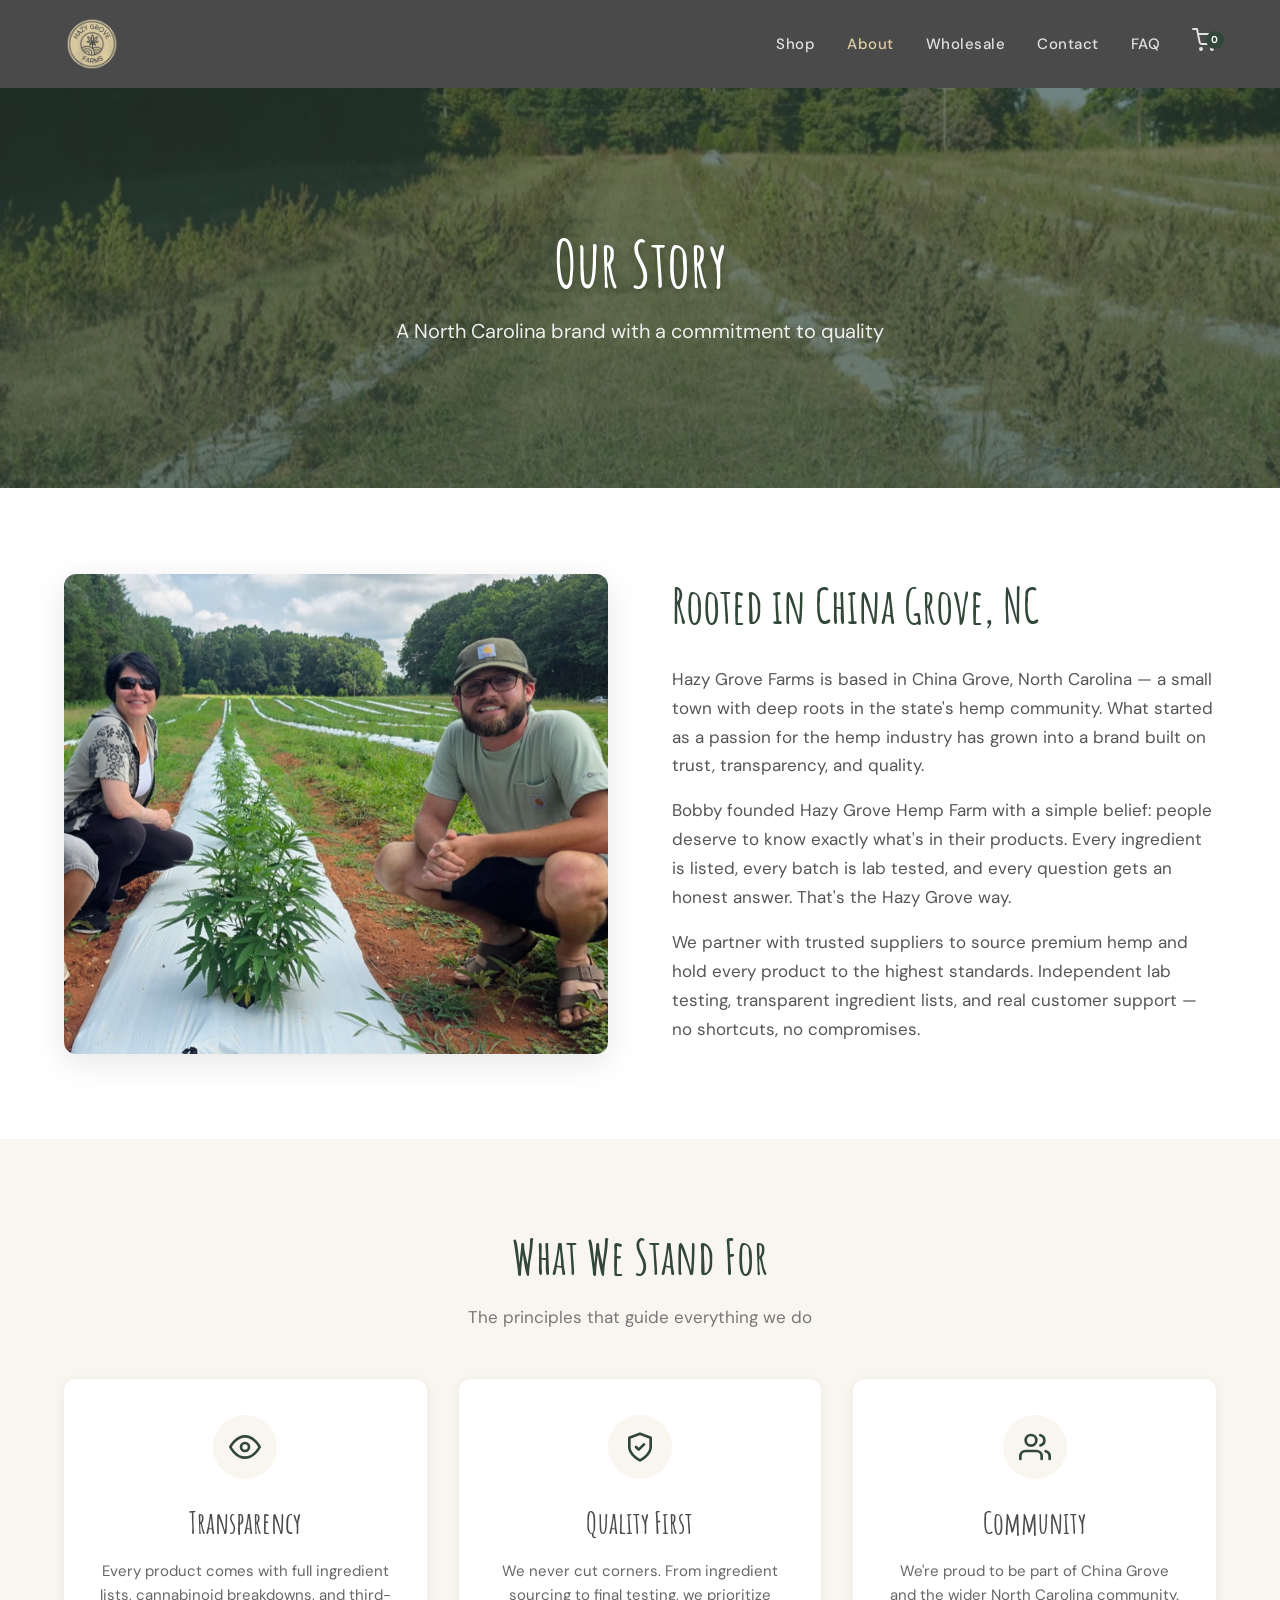
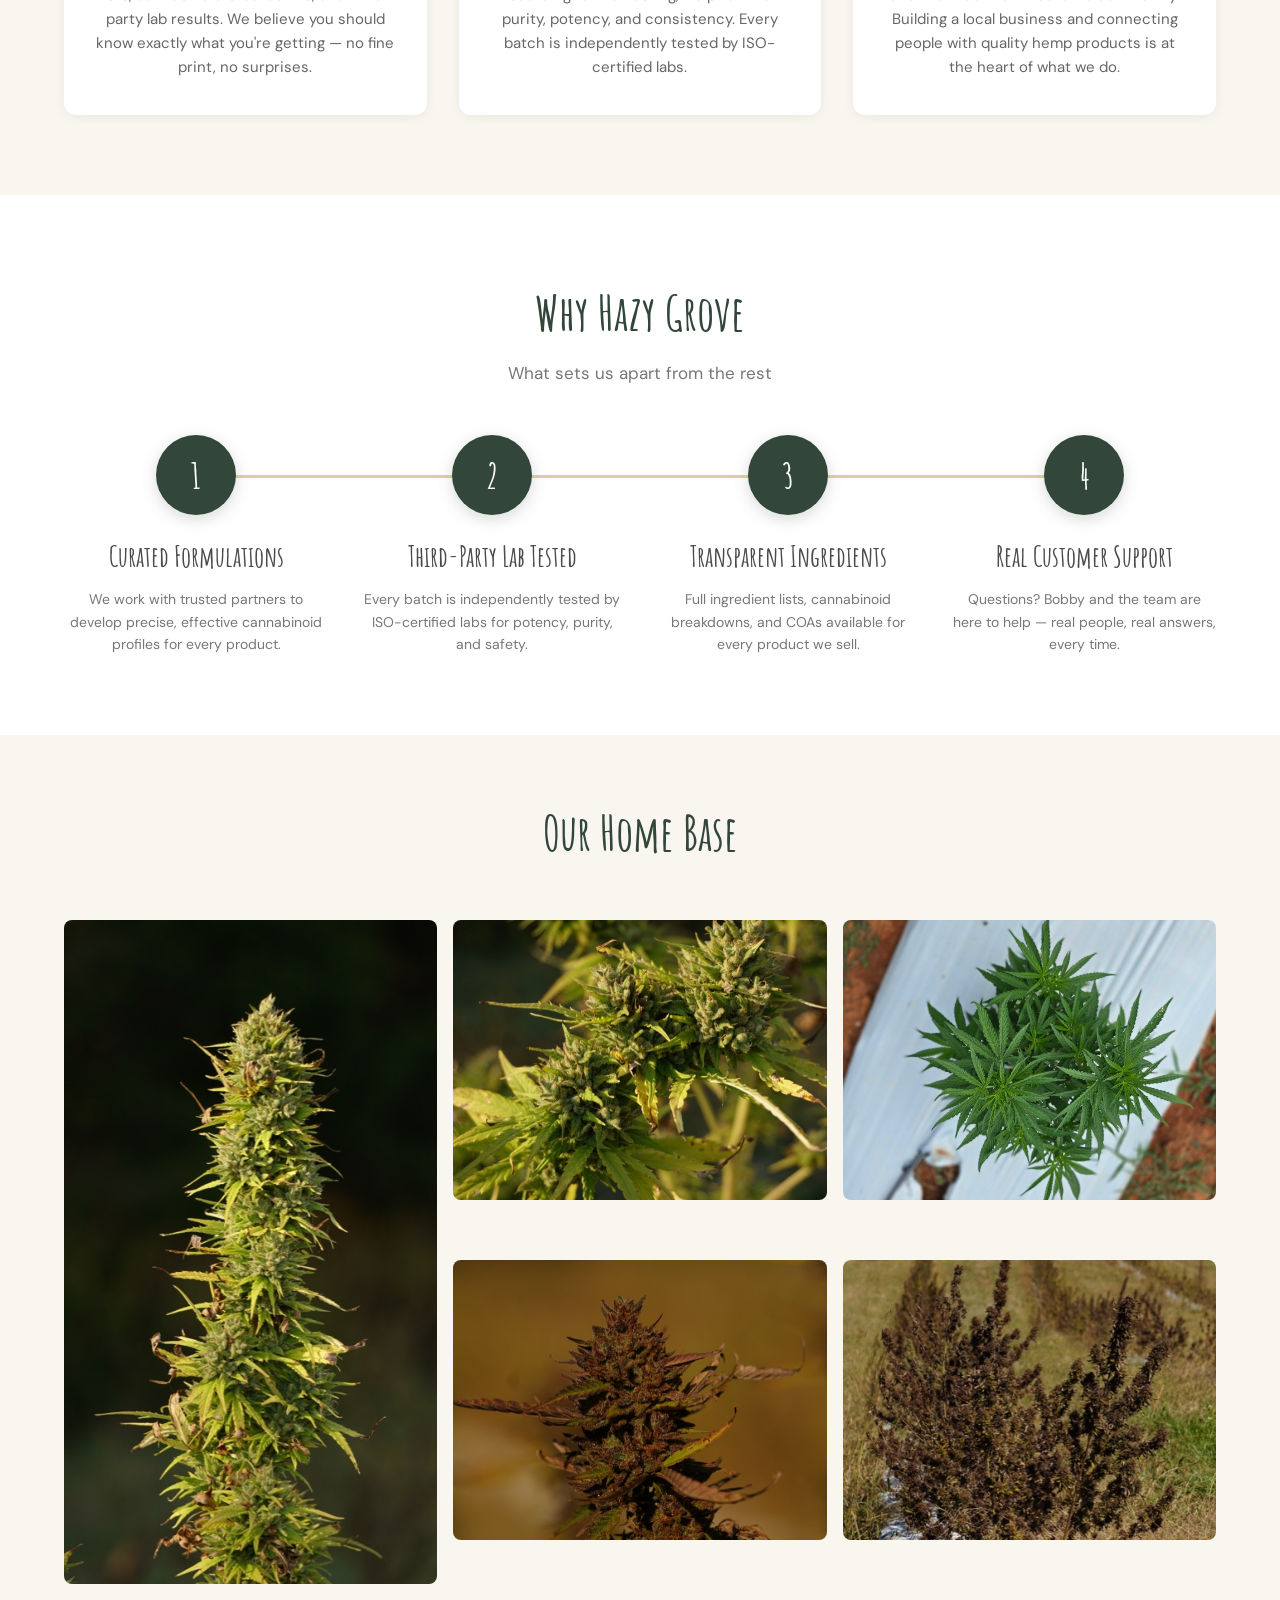
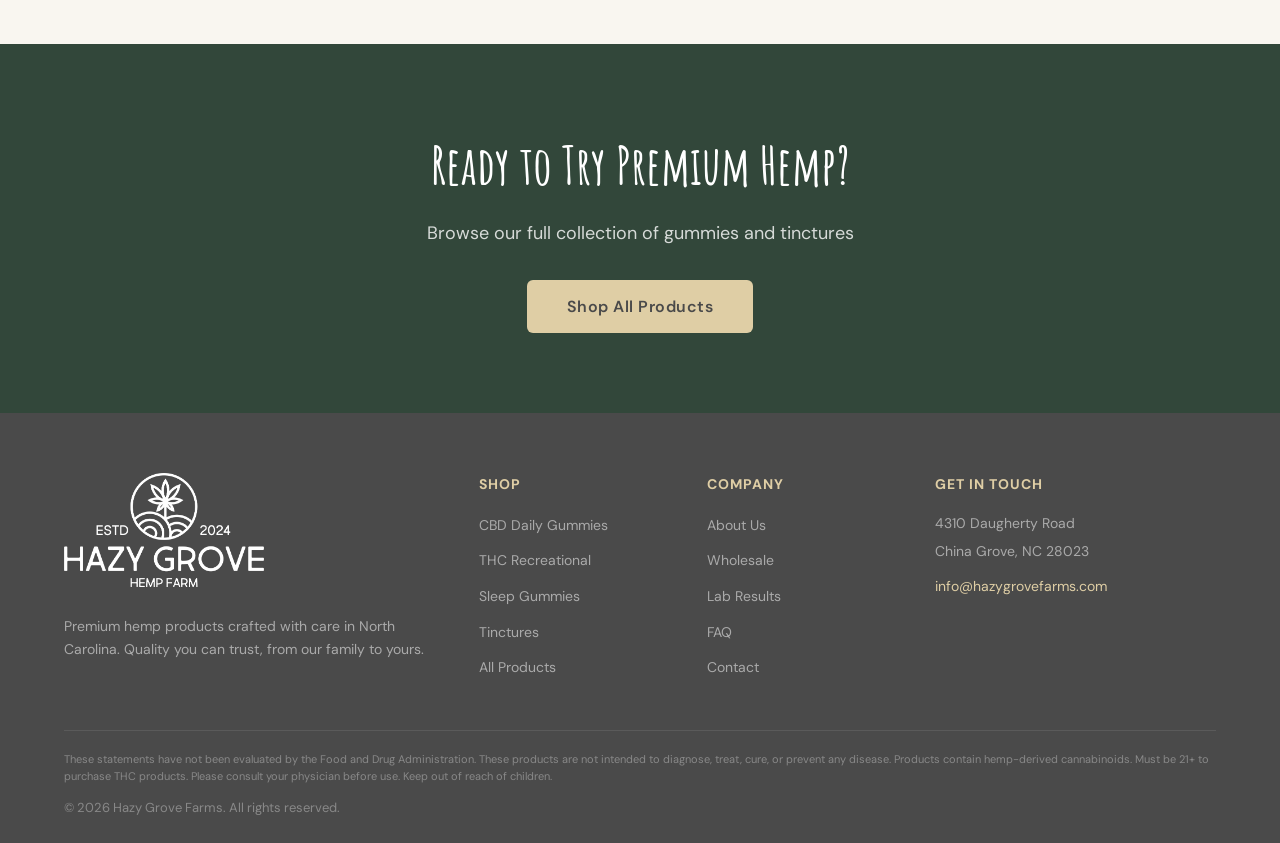
<file: about.html>
<!DOCTYPE html>
<html lang="en">
<head>
  <meta charset="UTF-8">
  <meta name="viewport" content="width=device-width, initial-scale=1.0">
  <title>About Us — Hazy Grove Farms</title>
  <link rel="preconnect" href="https://fonts.googleapis.com">
  <link rel="preconnect" href="https://fonts.gstatic.com" crossorigin>
  <link href="https://fonts.googleapis.com/css2?family=Amatic+SC:wght@400;700&family=DM+Sans:ital,opsz,wght@0,9..40,300;0,9..40,400;0,9..40,500;0,9..40,600;0,9..40,700;1,9..40,400&display=swap" rel="stylesheet">
  <style>
    /* ============ RESET & BASE ============ */
    *, *::before, *::after { margin: 0; padding: 0; box-sizing: border-box; }
    html { scroll-behavior: smooth; }
    body {
      font-family: 'DM Sans', sans-serif;
      color: #4a4a4a;
      background: #fff;
      line-height: 1.6;
      -webkit-font-smoothing: antialiased;
    }
    img { max-width: 100%; height: auto; display: block; }
    a { text-decoration: none; color: inherit; }

    /* ============ DESIGN TOKENS ============ */
    :root {
      --charcoal: #4a4a4a;
      --hunter-green: #32473a;
      --hemp-paper: #dfcea5;
      --white: #ffffff;
      --cbd-green: #5a8f5c;
      --light-bg: #f9f6f0;
    }

    .container {
      max-width: 1200px;
      margin: 0 auto;
      padding: 0 24px;
    }

    /* ============ NAVIGATION ============ */
    .nav {
      background: #4a4a4a;
      padding: 16px 0;
      position: relative;
      z-index: 100;
    }
    .nav .container {
      display: flex;
      align-items: center;
      justify-content: space-between;
    }
    .nav-logo {
      display: flex;
      align-items: center;
      gap: 12px;
    }
    .nav-logo img {
      height: 56px;
      width: 56px;
      object-fit: contain;
      flex-shrink: 0;
    }
    .nav-links {
      display: flex;
      align-items: center;
      gap: 32px;
      list-style: none;
    }
    .nav-links a {
      color: #e0e0e0;
      font-size: 15px;
      font-weight: 500;
      letter-spacing: 0.5px;
      transition: color 0.2s;
    }
    .nav-links a:hover { color: var(--hemp-paper); }
    .nav-links a.active { color: var(--hemp-paper); }
    .nav-cart {
      position: relative;
      color: #e0e0e0;
      cursor: pointer;
      transition: color 0.2s;
    }
    .nav-cart:hover { color: var(--hemp-paper); }
    .nav-cart-badge {
      position: absolute;
      top: -6px;
      right: -8px;
      background: var(--hunter-green);
      color: #fff;
      font-size: 10px;
      font-weight: 700;
      width: 18px;
      height: 18px;
      border-radius: 50%;
      display: flex;
      align-items: center;
      justify-content: center;
    }
    .nav-mobile-toggle {
      display: none;
      background: none;
      border: none;
      cursor: pointer;
      color: #e0e0e0;
    }

    /* ============ BUTTONS ============ */
    .btn {
      display: inline-block;
      padding: 14px 40px;
      border-radius: 6px;
      font-size: 16px;
      font-weight: 600;
      letter-spacing: 0.5px;
      cursor: pointer;
      transition: all 0.25s;
      border: none;
    }
    .btn-primary {
      background: var(--hunter-green);
      color: var(--white);
    }
    .btn-primary:hover {
      background: #3d5a49;
      transform: translateY(-1px);
      box-shadow: 0 4px 16px rgba(50,71,58,0.3);
    }
    .btn-outline {
      background: transparent;
      color: var(--hunter-green);
      border: 2px solid var(--hunter-green);
    }
    .btn-outline:hover {
      background: var(--hunter-green);
      color: var(--white);
    }

    /* ============ ABOUT HERO ============ */
    .about-hero {
      position: relative;
      min-height: 400px;
      display: flex;
      align-items: center;
      justify-content: center;
      text-align: center;
      background: url('images/farm/about-field.jpg') center/cover no-repeat;
    }
    .about-hero::before {
      content: '';
      position: absolute;
      inset: 0;
      background: linear-gradient(
        to bottom,
        rgba(50, 71, 58, 0.6) 0%,
        rgba(50, 71, 58, 0.75) 100%
      );
    }
    .about-hero-content {
      position: relative;
      z-index: 1;
      max-width: 700px;
      padding: 60px 24px;
    }
    .about-hero h1 {
      font-family: 'Amatic SC', cursive;
      font-size: 64px;
      font-weight: 700;
      color: var(--white);
      line-height: 1.1;
      margin-bottom: 16px;
      text-shadow: 0 2px 8px rgba(0,0,0,0.3);
    }
    .about-hero p {
      font-size: 20px;
      color: rgba(255,255,255,0.9);
      font-weight: 400;
    }

    /* ============ OUR STORY ============ */
    .our-story {
      padding: 80px 0;
      background: var(--white);
    }
    .our-story .container {
      display: grid;
      grid-template-columns: 1fr 1fr;
      gap: 64px;
      align-items: center;
    }
    .our-story-img {
      border-radius: 12px;
      overflow: hidden;
      box-shadow: 0 8px 32px rgba(0,0,0,0.1);
    }
    .our-story-img img {
      width: 100%;
      height: 480px;
      object-fit: cover;
    }
    .our-story-text h2 {
      font-family: 'Amatic SC', cursive;
      font-size: 48px;
      font-weight: 700;
      color: var(--hunter-green);
      margin-bottom: 20px;
    }
    .our-story-text p {
      font-size: 17px;
      color: #555;
      margin-bottom: 16px;
      line-height: 1.7;
    }

    /* ============ VALUES ============ */
    .values {
      padding: 80px 0;
      background: var(--light-bg);
    }
    .section-heading {
      text-align: center;
      margin-bottom: 48px;
    }
    .section-heading h2 {
      font-family: 'Amatic SC', cursive;
      font-size: 48px;
      font-weight: 700;
      color: var(--hunter-green);
      margin-bottom: 8px;
    }
    .section-heading p {
      font-size: 17px;
      color: #777;
    }
    .values-grid {
      display: grid;
      grid-template-columns: repeat(3, 1fr);
      gap: 32px;
    }
    .value-card {
      background: var(--white);
      border-radius: 12px;
      padding: 36px 32px;
      text-align: center;
      box-shadow: 0 2px 12px rgba(0,0,0,0.06);
    }
    .value-card-icon {
      width: 64px;
      height: 64px;
      border-radius: 50%;
      background: var(--light-bg);
      display: flex;
      align-items: center;
      justify-content: center;
      margin: 0 auto 20px;
    }
    .value-card-icon svg {
      width: 32px;
      height: 32px;
      color: var(--hunter-green);
    }
    .value-card h3 {
      font-family: 'Amatic SC', cursive;
      font-size: 30px;
      font-weight: 700;
      color: var(--charcoal);
      margin-bottom: 12px;
    }
    .value-card p {
      font-size: 15px;
      color: #666;
      line-height: 1.6;
    }

    /* ============ SEED TO SHELF ============ */
    .process {
      padding: 80px 0;
      background: var(--white);
    }
    .process-timeline {
      display: grid;
      grid-template-columns: repeat(4, 1fr);
      gap: 32px;
      position: relative;
    }
    .process-timeline::before {
      content: '';
      position: absolute;
      top: 40px;
      left: 12.5%;
      right: 12.5%;
      height: 3px;
      background: var(--hemp-paper);
      z-index: 0;
    }
    .process-step {
      text-align: center;
      position: relative;
      z-index: 1;
    }
    .process-step-number {
      width: 80px;
      height: 80px;
      border-radius: 50%;
      background: var(--hunter-green);
      color: var(--white);
      font-family: 'Amatic SC', cursive;
      font-size: 36px;
      font-weight: 700;
      display: flex;
      align-items: center;
      justify-content: center;
      margin: 0 auto 20px;
      box-shadow: 0 4px 16px rgba(50,71,58,0.2);
    }
    .process-step h3 {
      font-family: 'Amatic SC', cursive;
      font-size: 28px;
      font-weight: 700;
      color: var(--charcoal);
      margin-bottom: 8px;
    }
    .process-step p {
      font-size: 14px;
      color: #777;
      line-height: 1.6;
    }

    /* ============ FARM PHOTO GRID ============ */
    .farm-photos {
      padding: 60px 0;
      background: var(--light-bg);
    }
    .farm-photos-grid {
      display: grid;
      grid-template-columns: repeat(3, 1fr);
      gap: 16px;
    }
    .farm-photos-grid img {
      width: 100%;
      height: 280px;
      object-fit: cover;
      border-radius: 8px;
    }
    .farm-photos-grid .tall {
      grid-row: span 2;
      height: 100%;
    }

    /* ============ CTA BANNER ============ */
    .cta-banner {
      padding: 80px 0;
      background: var(--hunter-green);
      text-align: center;
    }
    .cta-banner h2 {
      font-family: 'Amatic SC', cursive;
      font-size: 52px;
      font-weight: 700;
      color: var(--white);
      margin-bottom: 12px;
    }
    .cta-banner p {
      font-size: 18px;
      color: rgba(255,255,255,0.8);
      margin-bottom: 32px;
    }
    .cta-banner .btn-primary {
      background: var(--hemp-paper);
      color: var(--charcoal);
    }
    .cta-banner .btn-primary:hover {
      background: #d4c296;
    }

    /* ============ FOOTER ============ */
    .footer {
      background: #4a4a4a;
      color: #ccc;
      padding: 60px 0 24px;
    }
    .footer-top {
      display: grid;
      grid-template-columns: 2fr 1fr 1fr 1.5fr;
      gap: 40px;
      margin-bottom: 40px;
      align-items: start;
    }
    .footer-brand {
      display: flex;
      flex-direction: column;
      gap: 12px;
      align-self: start;
    }
    .footer-brand-logo {
      display: flex;
      align-items: center;
      gap: 14px;
    }
    .footer-brand-logo img {
      width: 200px;
      height: auto;
      object-fit: contain;
      margin-bottom: 16px;
    }
    .footer-brand p {
      font-size: 14px;
      line-height: 1.6;
      color: #aaa;
    }
    .footer h4 {
      font-size: 14px;
      font-weight: 700;
      text-transform: uppercase;
      letter-spacing: 1px;
      color: var(--hemp-paper);
      margin-bottom: 16px;
    }
    .footer ul {
      list-style: none;
    }
    .footer ul li {
      margin-bottom: 10px;
    }
    .footer ul a {
      color: #aaa;
      font-size: 14px;
      transition: color 0.2s;
    }
    .footer ul a:hover { color: var(--hemp-paper); }
    .footer-contact p {
      font-size: 14px;
      color: #aaa;
      margin-bottom: 6px;
    }
    .footer-bottom {
      border-top: 1px solid #5a5a5a;
      padding-top: 20px;
    }
    .footer-disclaimer {
      font-size: 11px;
      color: #888;
      line-height: 1.6;
      margin-bottom: 12px;
    }
    .footer-copyright {
      font-size: 13px;
      color: #888;
    }

    /* ============ RESPONSIVE ============ */
    @media (max-width: 1024px) {
      .values-grid { grid-template-columns: repeat(2, 1fr); }
      .process-timeline { grid-template-columns: repeat(2, 1fr); }
      .process-timeline::before { display: none; }
      .footer-top { grid-template-columns: 1fr 1fr; }
    }

    @media (max-width: 768px) {
      .nav-links { display: none; }
      .nav-mobile-toggle { display: block; }

      .about-hero { min-height: 300px; }
      .about-hero h1 { font-size: 48px; }

      .our-story .container {
        grid-template-columns: 1fr;
        gap: 32px;
      }
      .our-story-img img { height: 350px; }

      .values-grid { grid-template-columns: 1fr; }

      .process-timeline { grid-template-columns: 1fr; gap: 24px; }

      .farm-photos-grid {
        grid-template-columns: repeat(2, 1fr);
        gap: 8px;
      }
      .farm-photos-grid .tall { grid-row: span 1; height: 200px; }
      .farm-photos-grid img { height: 200px; }

      .footer-top { grid-template-columns: 1fr; gap: 32px; }
    }

    @media (max-width: 480px) {
      .about-hero h1 { font-size: 40px; }
      .section-heading h2 { font-size: 36px; }
      .cta-banner h2 { font-size: 40px; }
      .farm-photos-grid { grid-template-columns: 1fr; }
    }
  </style>
</head>
<body>

  <!-- ==================== NAVIGATION ==================== -->
  <nav class="nav">
    <div class="container">
      <a href="index.html" class="nav-logo">
        <img src="images/logo-nav.png" alt="Hazy Grove Farms">
      </a>

      <ul class="nav-links">
        <li><a href="collection.html">Shop</a></li>
        <li><a href="about.html" class="active">About</a></li>
        <li><a href="wholesale.html">Wholesale</a></li>
        <li><a href="contact.html">Contact</a></li>
        <li><a href="faq.html">FAQ</a></li>
        <li>
          <a href="#" class="nav-cart">
            <svg width="24" height="24" viewBox="0 0 24 24" fill="none" stroke="currentColor" stroke-width="2" stroke-linecap="round" stroke-linejoin="round">
              <circle cx="9" cy="21" r="1"/><circle cx="20" cy="21" r="1"/>
              <path d="M1 1h4l2.68 13.39a2 2 0 0 0 2 1.61h9.72a2 2 0 0 0 2-1.61L23 6H6"/>
            </svg>
            <span class="nav-cart-badge">0</span>
          </a>
        </li>
      </ul>

      <button class="nav-mobile-toggle" aria-label="Menu">
        <svg width="28" height="28" viewBox="0 0 24 24" fill="none" stroke="currentColor" stroke-width="2" stroke-linecap="round">
          <line x1="3" y1="6" x2="21" y2="6"/>
          <line x1="3" y1="12" x2="21" y2="12"/>
          <line x1="3" y1="18" x2="21" y2="18"/>
        </svg>
      </button>
    </div>
  </nav>

  <!-- ==================== ABOUT HERO ==================== -->
  <section class="about-hero">
    <div class="about-hero-content">
      <h1>Our Story</h1>
      <p>A North Carolina brand with a commitment to quality</p>
    </div>
  </section>

  <!-- ==================== OUR STORY ==================== -->
  <section class="our-story">
    <div class="container">
      <div class="our-story-img">
        <img src="images/farm/about.jpg" alt="Bobby, founder of Hazy Grove Hemp Farm">
      </div>
      <div class="our-story-text">
        <h2>Rooted in China Grove, NC</h2>
        <p>Hazy Grove Farms is based in China Grove, North Carolina — a small town with deep roots in the state's hemp community. What started as a passion for the hemp industry has grown into a brand built on trust, transparency, and quality.</p>
        <p>Bobby founded Hazy Grove Hemp Farm with a simple belief: people deserve to know exactly what's in their products. Every ingredient is listed, every batch is lab tested, and every question gets an honest answer. That's the Hazy Grove way.</p>
        <p>We partner with trusted suppliers to source premium hemp and hold every product to the highest standards. Independent lab testing, transparent ingredient lists, and real customer support — no shortcuts, no compromises.</p>
      </div>
    </div>
  </section>

  <!-- ==================== VALUES ==================== -->
  <section class="values">
    <div class="container">
      <div class="section-heading">
        <h2>What We Stand For</h2>
        <p>The principles that guide everything we do</p>
      </div>
      <div class="values-grid">
        <!-- Transparency -->
        <div class="value-card">
          <div class="value-card-icon">
            <svg viewBox="0 0 24 24" fill="none" stroke="currentColor" stroke-width="2" stroke-linecap="round" stroke-linejoin="round">
              <path d="M1 12s4-8 11-8 11 8 11 8-4 8-11 8-11-8-11-8z"/>
              <circle cx="12" cy="12" r="3"/>
            </svg>
          </div>
          <h3>Transparency</h3>
          <p>Every product comes with full ingredient lists, cannabinoid breakdowns, and third-party lab results. We believe you should know exactly what you're getting — no fine print, no surprises.</p>
        </div>
        <!-- Quality -->
        <div class="value-card">
          <div class="value-card-icon">
            <svg viewBox="0 0 24 24" fill="none" stroke="currentColor" stroke-width="2" stroke-linecap="round" stroke-linejoin="round">
              <path d="M12 22s8-4 8-10V5l-8-3-8 3v7c0 6 8 10 8 10z"/>
              <path d="M9 12l2 2 4-4"/>
            </svg>
          </div>
          <h3>Quality First</h3>
          <p>We never cut corners. From ingredient sourcing to final testing, we prioritize purity, potency, and consistency. Every batch is independently tested by ISO-certified labs.</p>
        </div>
        <!-- Community -->
        <div class="value-card">
          <div class="value-card-icon">
            <svg viewBox="0 0 24 24" fill="none" stroke="currentColor" stroke-width="2" stroke-linecap="round" stroke-linejoin="round">
              <path d="M17 21v-2a4 4 0 0 0-4-4H5a4 4 0 0 0-4 4v2"/>
              <circle cx="9" cy="7" r="4"/>
              <path d="M23 21v-2a4 4 0 0 0-3-3.87"/>
              <path d="M16 3.13a4 4 0 0 1 0 7.75"/>
            </svg>
          </div>
          <h3>Community</h3>
          <p>We're proud to be part of China Grove and the wider North Carolina community. Building a local business and connecting people with quality hemp products is at the heart of what we do.</p>
        </div>
      </div>
    </div>
  </section>

  <!-- ==================== SEED TO SHELF ==================== -->
  <section class="process">
    <div class="container">
      <div class="section-heading">
        <h2>Why Hazy Grove</h2>
        <p>What sets us apart from the rest</p>
      </div>
      <div class="process-timeline">
        <div class="process-step">
          <div class="process-step-number">1</div>
          <h3>Curated Formulations</h3>
          <p>We work with trusted partners to develop precise, effective cannabinoid profiles for every product.</p>
        </div>
        <div class="process-step">
          <div class="process-step-number">2</div>
          <h3>Third-Party Lab Tested</h3>
          <p>Every batch is independently tested by ISO-certified labs for potency, purity, and safety.</p>
        </div>
        <div class="process-step">
          <div class="process-step-number">3</div>
          <h3>Transparent Ingredients</h3>
          <p>Full ingredient lists, cannabinoid breakdowns, and COAs available for every product we sell.</p>
        </div>
        <div class="process-step">
          <div class="process-step-number">4</div>
          <h3>Real Customer Support</h3>
          <p>Questions? Bobby and the team are here to help — real people, real answers, every time.</p>
        </div>
      </div>
    </div>
  </section>

  <!-- ==================== FARM PHOTOS ==================== -->
  <section class="farm-photos">
    <div class="container">
      <div class="section-heading">
        <h2>Our Home Base</h2>
      </div>
      <div class="farm-photos-grid">
        <img src="images/farm/about-plants.jpg" alt="Hemp plants close-up" class="tall">
        <img src="images/farm/gallery1.jpg" alt="Hemp field">
        <img src="images/farm/gallery2.jpg" alt="Farm aerial view">
        <img src="images/farm/about-harvest.jpg" alt="Harvest day">
        <img src="images/farm/about-team.jpg" alt="Team on the farm">
      </div>
    </div>
  </section>

  <!-- ==================== CTA BANNER ==================== -->
  <section class="cta-banner">
    <div class="container">
      <h2>Ready to Try Premium Hemp?</h2>
      <p>Browse our full collection of gummies and tinctures</p>
      <a href="collection.html" class="btn btn-primary">Shop All Products</a>
    </div>
  </section>

  <!-- ==================== FOOTER ==================== -->
  <footer class="footer">
    <div class="container">
      <div class="footer-top">
        <div class="footer-brand">
          <div class="footer-brand-logo">
            <img src="images/logo-footer-full.png" alt="Hazy Grove Hemp Farm" style="filter: invert(1);">
          </div>
          <p>Premium hemp products crafted with care in North Carolina. Quality you can trust, from our family to yours.</p>
        </div>

        <div>
          <h4>Shop</h4>
          <ul>
            <li><a href="collection.html">CBD Daily Gummies</a></li>
            <li><a href="collection.html">THC Recreational</a></li>
            <li><a href="collection.html">Sleep Gummies</a></li>
            <li><a href="collection.html">Tinctures</a></li>
            <li><a href="collection.html">All Products</a></li>
          </ul>
        </div>

        <div>
          <h4>Company</h4>
          <ul>
            <li><a href="about.html">About Us</a></li>
            <li><a href="wholesale.html">Wholesale</a></li>
            <li><a href="#">Lab Results</a></li>
            <li><a href="faq.html">FAQ</a></li>
            <li><a href="contact.html">Contact</a></li>
          </ul>
        </div>

        <div class="footer-contact">
          <h4>Get in Touch</h4>
          <p>4310 Daugherty Road</p>
          <p>China Grove, NC 28023</p>
          <p style="margin-top: 12px;"><a href="mailto:info@hazygrovefarms.com" style="color: var(--hemp-paper);">info@hazygrovefarms.com</a></p>
        </div>
      </div>

      <div class="footer-bottom">
        <p class="footer-disclaimer">These statements have not been evaluated by the Food and Drug Administration. These products are not intended to diagnose, treat, cure, or prevent any disease. Products contain hemp-derived cannabinoids. Must be 21+ to purchase THC products. Please consult your physician before use. Keep out of reach of children.</p>
        <p class="footer-copyright">&copy; 2026 Hazy Grove Farms. All rights reserved.</p>
      </div>
    </div>
  </footer>

<script src="https://mcp.figma.com/mcp/html-to-design/capture.js" async></script>
</body>
</html>
</file>
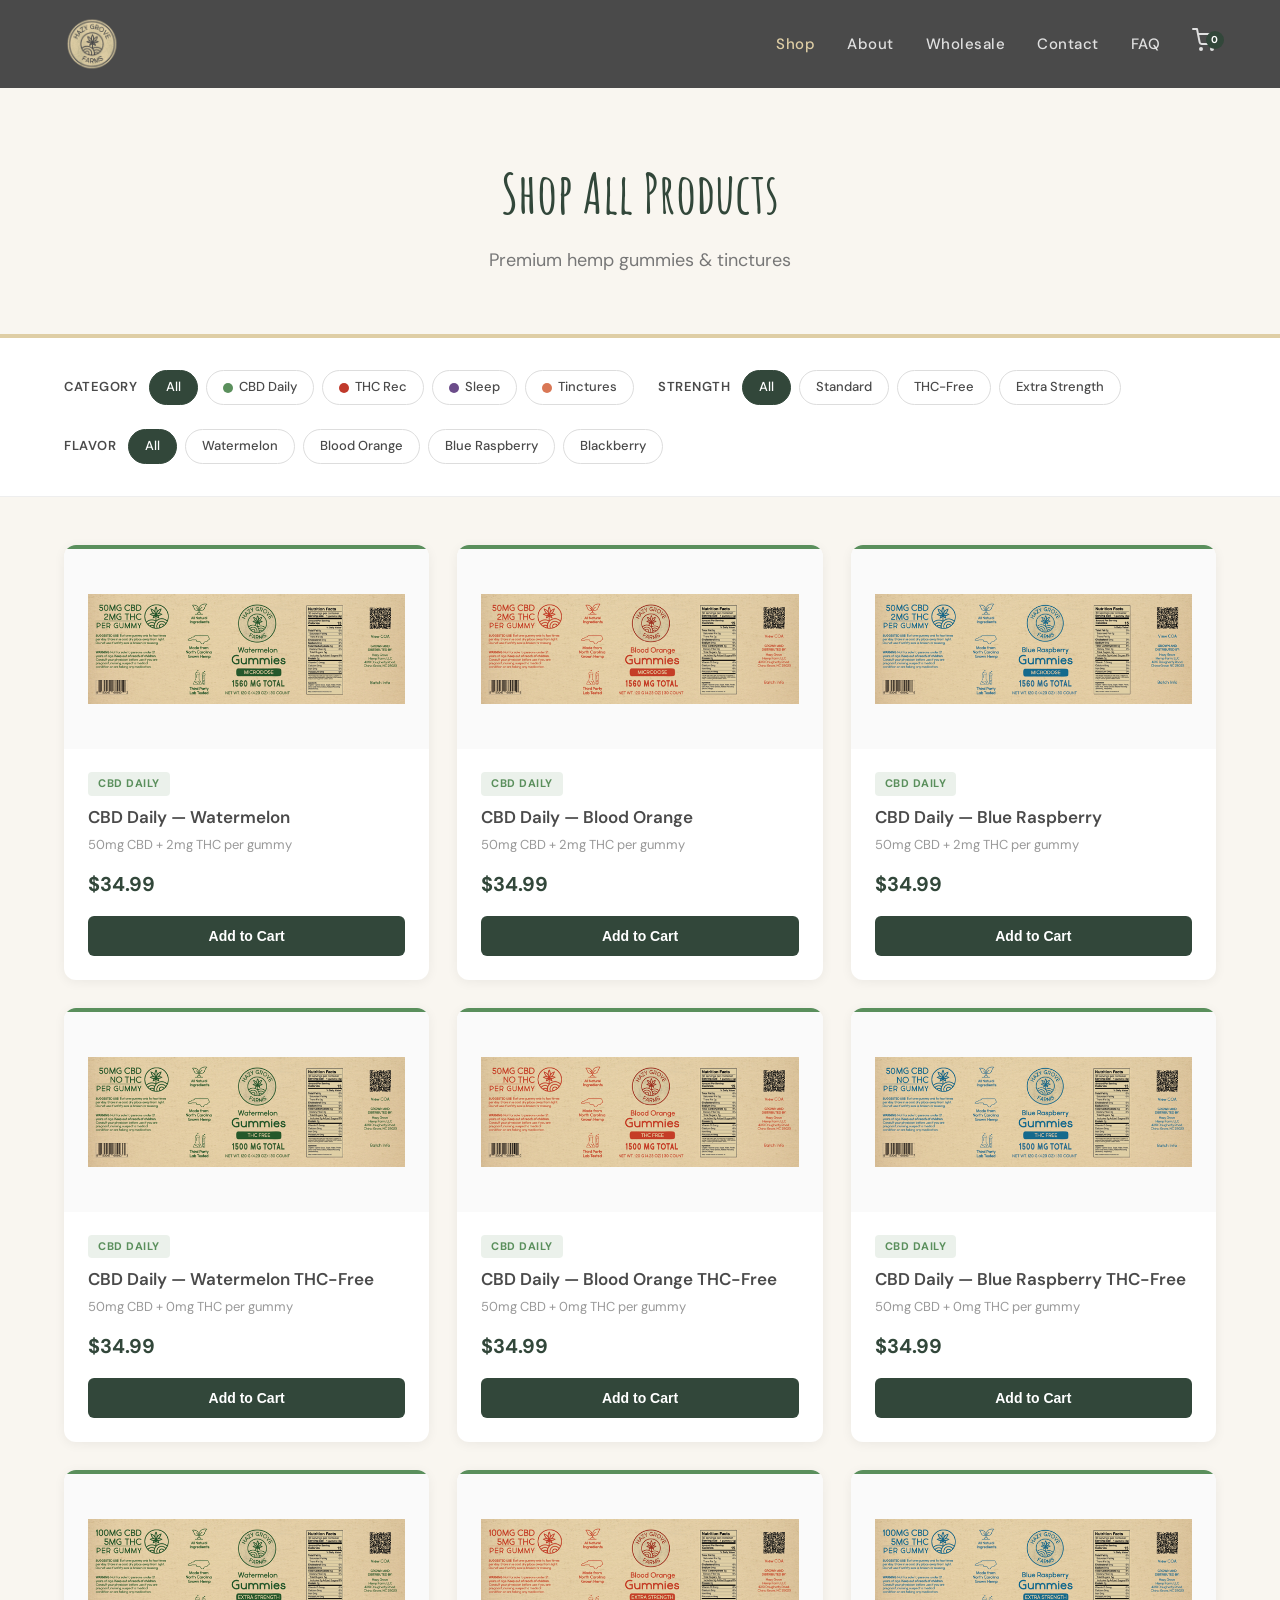
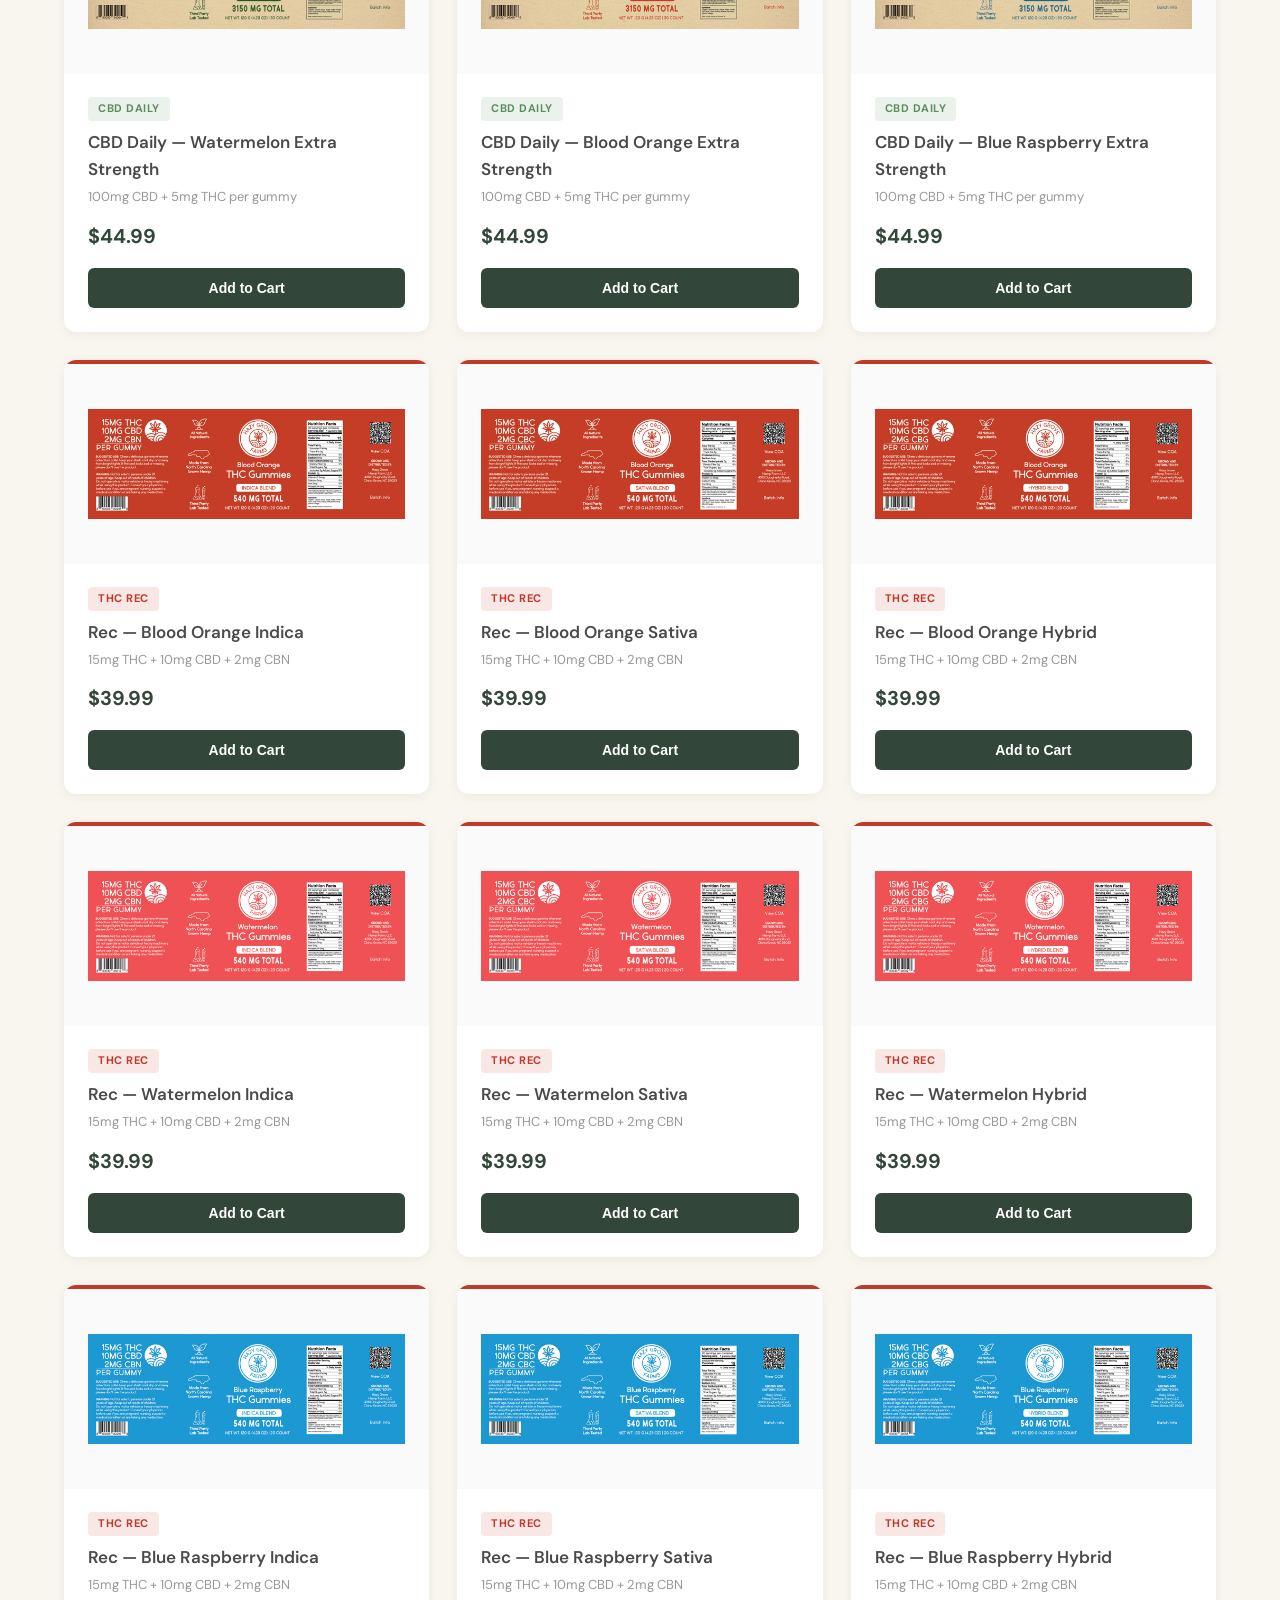
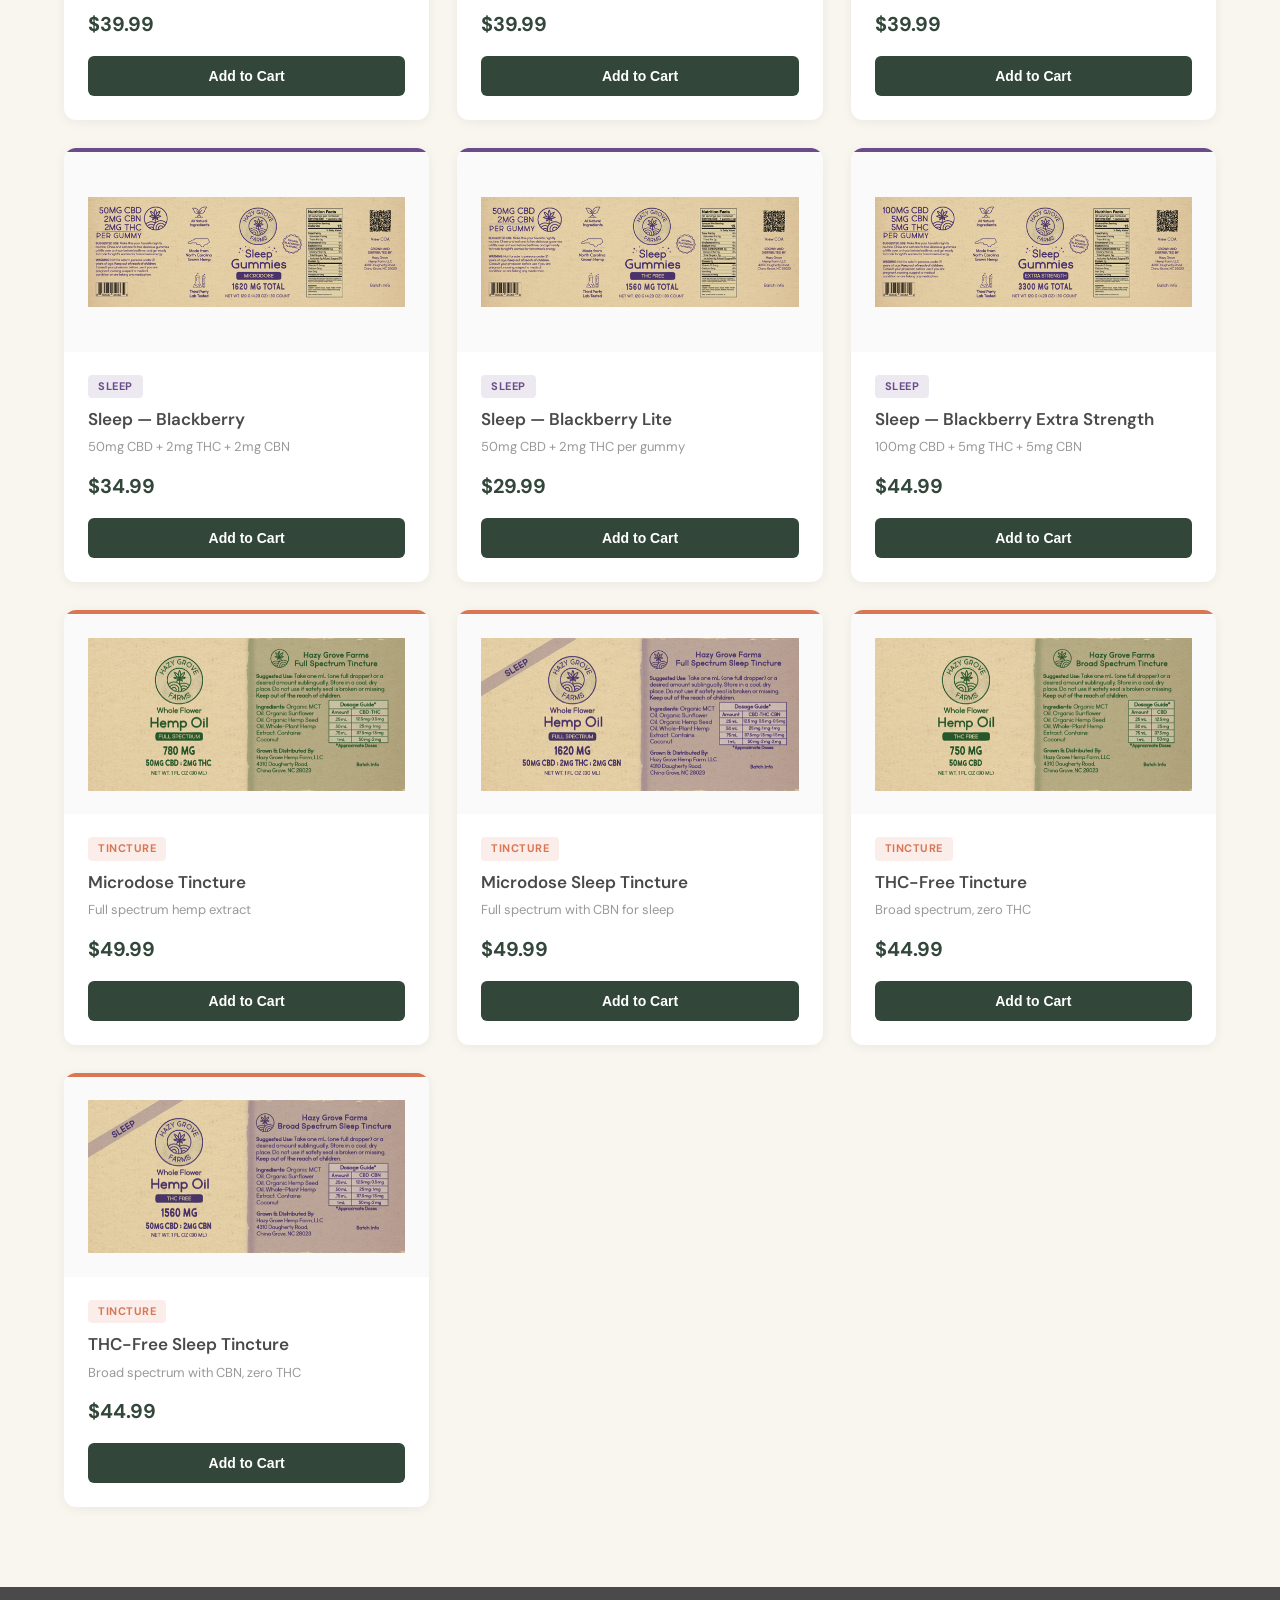
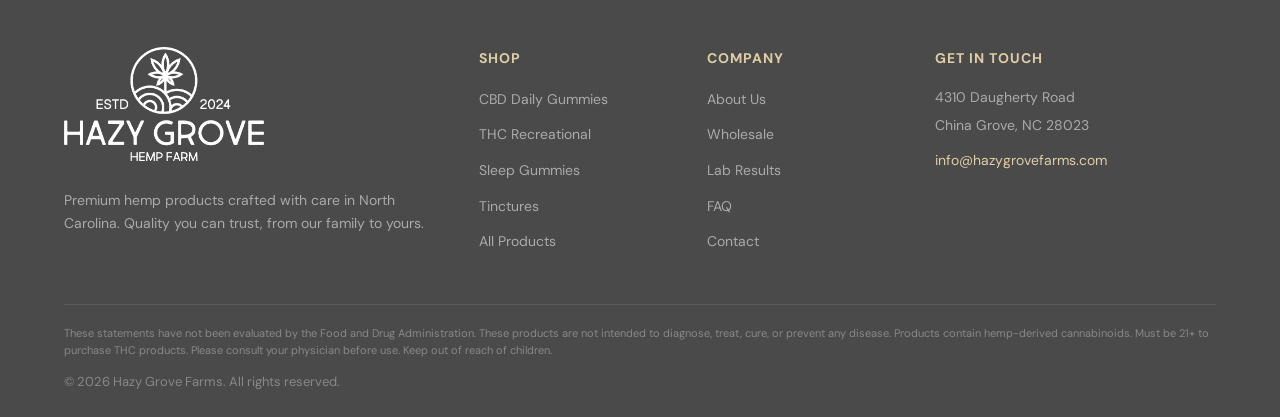
<file: collection.html>
<!DOCTYPE html>
<html lang="en">
<head>
  <meta charset="UTF-8">
  <meta name="viewport" content="width=device-width, initial-scale=1.0">
  <title>Shop All Products — Hazy Grove Farms</title>
  <link rel="preconnect" href="https://fonts.googleapis.com">
  <link rel="preconnect" href="https://fonts.gstatic.com" crossorigin>
  <link href="https://fonts.googleapis.com/css2?family=Amatic+SC:wght@400;700&family=DM+Sans:ital,opsz,wght@0,9..40,300;0,9..40,400;0,9..40,500;0,9..40,600;0,9..40,700;1,9..40,400&display=swap" rel="stylesheet">
  <style>
    /* ============ RESET & BASE ============ */
    *, *::before, *::after { margin: 0; padding: 0; box-sizing: border-box; }
    html { scroll-behavior: smooth; }
    body {
      font-family: 'DM Sans', sans-serif;
      color: #4a4a4a;
      background: #fff;
      line-height: 1.6;
      -webkit-font-smoothing: antialiased;
    }
    img { max-width: 100%; height: auto; display: block; }
    a { text-decoration: none; color: inherit; }

    /* ============ DESIGN TOKENS ============ */
    :root {
      --charcoal: #4a4a4a;
      --hunter-green: #32473a;
      --hemp-paper: #dfcea5;
      --white: #ffffff;
      --cbd-green: #5a8f5c;
      --thc-red: #c0392b;
      --sleep-purple: #6b4c8a;
      --tincture-coral: #d97755;
      --light-bg: #f9f6f0;
    }

    .container {
      max-width: 1200px;
      margin: 0 auto;
      padding: 0 24px;
    }

    /* ============ NAVIGATION ============ */
    .nav {
      background: #4a4a4a;
      padding: 16px 0;
      position: relative;
      z-index: 100;
    }
    .nav .container {
      display: flex;
      align-items: center;
      justify-content: space-between;
    }
    .nav-logo {
      display: flex;
      align-items: center;
      gap: 12px;
    }
    .nav-logo img {
      height: 56px;
      width: 56px;
      object-fit: contain;
      flex-shrink: 0;
    }
    .nav-links {
      display: flex;
      align-items: center;
      gap: 32px;
      list-style: none;
    }
    .nav-links a {
      color: #e0e0e0;
      font-size: 15px;
      font-weight: 500;
      letter-spacing: 0.5px;
      transition: color 0.2s;
    }
    .nav-links a:hover { color: var(--hemp-paper); }
    .nav-links a.active { color: var(--hemp-paper); }
    .nav-cart {
      position: relative;
      color: #e0e0e0;
      cursor: pointer;
      transition: color 0.2s;
    }
    .nav-cart:hover { color: var(--hemp-paper); }
    .nav-cart-badge {
      position: absolute;
      top: -6px;
      right: -8px;
      background: var(--hunter-green);
      color: #fff;
      font-size: 10px;
      font-weight: 700;
      width: 18px;
      height: 18px;
      border-radius: 50%;
      display: flex;
      align-items: center;
      justify-content: center;
    }
    .nav-mobile-toggle {
      display: none;
      background: none;
      border: none;
      cursor: pointer;
      color: #e0e0e0;
    }

    /* ============ SHARED BUTTON ============ */
    .btn {
      display: inline-block;
      padding: 14px 40px;
      border-radius: 6px;
      font-size: 16px;
      font-weight: 600;
      letter-spacing: 0.5px;
      cursor: pointer;
      transition: all 0.25s;
      border: none;
    }
    .btn-primary {
      background: var(--hunter-green);
      color: var(--white);
    }
    .btn-primary:hover {
      background: #3d5a49;
      transform: translateY(-1px);
      box-shadow: 0 4px 16px rgba(50,71,58,0.3);
    }
    .btn-add-cart {
      width: 100%;
      padding: 12px;
      background: var(--hunter-green);
      color: var(--white);
      border: none;
      border-radius: 6px;
      font-size: 14px;
      font-weight: 600;
      cursor: pointer;
      transition: background 0.2s;
    }
    .btn-add-cart:hover {
      background: #3d5a49;
    }

    /* ============ COLLECTION HERO ============ */
    .collection-hero {
      background: var(--light-bg);
      padding: 60px 0;
      text-align: center;
      border-bottom: 4px solid var(--hemp-paper);
    }
    .collection-hero h1 {
      font-family: 'Amatic SC', cursive;
      font-size: 56px;
      font-weight: 700;
      color: var(--hunter-green);
      margin-bottom: 8px;
    }
    .collection-hero p {
      font-size: 18px;
      color: #777;
    }

    /* ============ FILTER BAR ============ */
    .filter-bar {
      padding: 32px 0;
      background: var(--white);
      border-bottom: 1px solid #eee;
    }
    .filter-bar .container {
      display: flex;
      flex-wrap: wrap;
      gap: 24px;
      align-items: center;
    }
    .filter-group {
      display: flex;
      align-items: center;
      gap: 8px;
    }
    .filter-group-label {
      font-size: 13px;
      font-weight: 600;
      color: var(--charcoal);
      text-transform: uppercase;
      letter-spacing: 0.5px;
      margin-right: 4px;
    }
    .filter-pill {
      display: inline-flex;
      align-items: center;
      gap: 6px;
      padding: 6px 16px;
      border-radius: 20px;
      border: 1.5px solid #ddd;
      font-size: 13px;
      font-weight: 500;
      color: var(--charcoal);
      background: var(--white);
      cursor: pointer;
      transition: all 0.2s;
    }
    .filter-pill:hover {
      border-color: var(--hunter-green);
      color: var(--hunter-green);
    }
    .filter-pill.active {
      background: var(--hunter-green);
      color: var(--white);
      border-color: var(--hunter-green);
    }
    .color-dot {
      width: 10px;
      height: 10px;
      border-radius: 50%;
      display: inline-block;
    }
    .dot-green { background: var(--cbd-green); }
    .dot-red { background: var(--thc-red); }
    .dot-purple { background: var(--sleep-purple); }
    .dot-coral { background: var(--tincture-coral); }

    /* ============ COLLECTION GRID ============ */
    .collection {
      padding: 48px 0 80px;
      background: var(--light-bg);
    }
    .collection-grid {
      display: grid;
      grid-template-columns: repeat(3, 1fr);
      gap: 28px;
    }
    .product-card {
      background: var(--white);
      border-radius: 12px;
      overflow: hidden;
      box-shadow: 0 2px 12px rgba(0,0,0,0.06);
      transition: transform 0.25s, box-shadow 0.25s;
      position: relative;
    }
    .product-card:hover {
      transform: translateY(-4px);
      box-shadow: 0 8px 24px rgba(0,0,0,0.1);
    }
    .product-card-accent {
      height: 4px;
      width: 100%;
    }
    .accent-green { background: var(--cbd-green); }
    .accent-red { background: var(--thc-red); }
    .accent-purple { background: var(--sleep-purple); }
    .accent-coral { background: var(--tincture-coral); }
    .product-card-img {
      height: 200px;
      display: flex;
      align-items: center;
      justify-content: center;
      padding: 24px;
      background: #fafafa;
    }
    .product-card-img img {
      max-height: 160px;
      width: auto;
      object-fit: contain;
    }
    .product-card-body {
      padding: 20px 24px 24px;
    }
    .product-tag {
      display: inline-block;
      font-size: 11px;
      font-weight: 700;
      text-transform: uppercase;
      letter-spacing: 0.5px;
      padding: 3px 10px;
      border-radius: 4px;
      margin-bottom: 8px;
    }
    .tag-cbd { background: rgba(90,143,92,0.12); color: var(--cbd-green); }
    .tag-thc { background: rgba(192,57,43,0.12); color: var(--thc-red); }
    .tag-sleep { background: rgba(107,76,138,0.12); color: var(--sleep-purple); }
    .tag-tincture { background: rgba(217,119,85,0.12); color: var(--tincture-coral); }
    .product-card-body h3 {
      font-size: 17px;
      font-weight: 600;
      color: var(--charcoal);
      margin-bottom: 4px;
    }
    .product-card-body .product-subtitle {
      font-size: 13px;
      color: #999;
      margin-bottom: 12px;
    }
    .product-card-body .product-price {
      font-size: 20px;
      font-weight: 700;
      color: var(--hunter-green);
      margin-bottom: 16px;
    }

    /* ============ FOOTER ============ */
    .footer {
      background: var(--charcoal);
      color: #ccc;
      padding: 60px 0 24px;
    }
    .footer-top {
      display: grid;
      grid-template-columns: 2fr 1fr 1fr 1.5fr;
      gap: 40px;
      margin-bottom: 40px;
      align-items: start;
    }
    .footer-brand {
      display: flex;
      flex-direction: column;
      gap: 12px;
      align-self: start;
    }
    .footer-brand-logo {
      display: flex;
      align-items: center;
      gap: 14px;
    }
    .footer-brand-logo img {
      width: 200px;
      height: auto;
      object-fit: contain;
      margin-bottom: 16px;
    }
    .footer-brand p {
      font-size: 14px;
      line-height: 1.6;
      color: #aaa;
    }
    .footer h4 {
      font-size: 14px;
      font-weight: 700;
      text-transform: uppercase;
      letter-spacing: 1px;
      color: var(--hemp-paper);
      margin-bottom: 16px;
    }
    .footer ul {
      list-style: none;
    }
    .footer ul li {
      margin-bottom: 10px;
    }
    .footer ul a {
      color: #aaa;
      font-size: 14px;
      transition: color 0.2s;
    }
    .footer ul a:hover { color: var(--hemp-paper); }
    .footer-contact p {
      font-size: 14px;
      color: #aaa;
      margin-bottom: 6px;
    }
    .footer-bottom {
      border-top: 1px solid #5a5a5a;
      padding-top: 20px;
    }
    .footer-disclaimer {
      font-size: 11px;
      color: #888;
      line-height: 1.6;
      margin-bottom: 12px;
    }
    .footer-copyright {
      font-size: 13px;
      color: #888;
    }

    /* ============ RESPONSIVE ============ */
    @media (max-width: 1024px) {
      .collection-grid { grid-template-columns: repeat(3, 1fr); }
      .footer-top { grid-template-columns: 1fr 1fr; }
    }

    @media (max-width: 768px) {
      .nav-links { display: none; }
      .nav-mobile-toggle { display: block; }

      .collection-hero h1 { font-size: 42px; }

      .filter-bar .container {
        flex-direction: column;
        align-items: flex-start;
        gap: 16px;
      }
      .filter-group { flex-wrap: wrap; }

      .collection-grid { grid-template-columns: repeat(2, 1fr); gap: 20px; }

      .footer-top { grid-template-columns: 1fr; gap: 32px; }
    }

    @media (max-width: 480px) {
      .collection-hero h1 { font-size: 36px; }
      .collection-grid { grid-template-columns: 1fr; }
    }
  </style>
</head>
<body>

  <!-- ==================== NAVIGATION ==================== -->
  <nav class="nav">
    <div class="container">
      <a href="index.html" class="nav-logo">
        <img src="images/logo-nav.png" alt="Hazy Grove Farms">
      </a>

      <ul class="nav-links">
        <li><a href="collection.html" class="active">Shop</a></li>
        <li><a href="about.html">About</a></li>
        <li><a href="wholesale.html">Wholesale</a></li>
        <li><a href="contact.html">Contact</a></li>
        <li><a href="faq.html">FAQ</a></li>
        <li>
          <a href="#" class="nav-cart">
            <svg width="24" height="24" viewBox="0 0 24 24" fill="none" stroke="currentColor" stroke-width="2" stroke-linecap="round" stroke-linejoin="round">
              <circle cx="9" cy="21" r="1"/><circle cx="20" cy="21" r="1"/>
              <path d="M1 1h4l2.68 13.39a2 2 0 0 0 2 1.61h9.72a2 2 0 0 0 2-1.61L23 6H6"/>
            </svg>
            <span class="nav-cart-badge">0</span>
          </a>
        </li>
      </ul>

      <button class="nav-mobile-toggle" aria-label="Menu">
        <svg width="28" height="28" viewBox="0 0 24 24" fill="none" stroke="currentColor" stroke-width="2" stroke-linecap="round">
          <line x1="3" y1="6" x2="21" y2="6"/>
          <line x1="3" y1="12" x2="21" y2="12"/>
          <line x1="3" y1="18" x2="21" y2="18"/>
        </svg>
      </button>
    </div>
  </nav>

  <!-- ==================== COLLECTION HERO ==================== -->
  <section class="collection-hero">
    <div class="container">
      <h1>Shop All Products</h1>
      <p>Premium hemp gummies &amp; tinctures</p>
    </div>
  </section>

  <!-- ==================== FILTER BAR ==================== -->
  <section class="filter-bar">
    <div class="container">
      <div class="filter-group">
        <span class="filter-group-label">Category</span>
        <span class="filter-pill active">All</span>
        <span class="filter-pill"><span class="color-dot dot-green"></span> CBD Daily</span>
        <span class="filter-pill"><span class="color-dot dot-red"></span> THC Rec</span>
        <span class="filter-pill"><span class="color-dot dot-purple"></span> Sleep</span>
        <span class="filter-pill"><span class="color-dot dot-coral"></span> Tinctures</span>
      </div>
      <div class="filter-group">
        <span class="filter-group-label">Strength</span>
        <span class="filter-pill active">All</span>
        <span class="filter-pill">Standard</span>
        <span class="filter-pill">THC-Free</span>
        <span class="filter-pill">Extra Strength</span>
      </div>
      <div class="filter-group">
        <span class="filter-group-label">Flavor</span>
        <span class="filter-pill active">All</span>
        <span class="filter-pill">Watermelon</span>
        <span class="filter-pill">Blood Orange</span>
        <span class="filter-pill">Blue Raspberry</span>
        <span class="filter-pill">Blackberry</span>
      </div>
    </div>
  </section>

  <!-- ==================== PRODUCT GRID ==================== -->
  <section class="collection">
    <div class="container">
      <div class="collection-grid">

        <!-- ===== CBD DAILY (9) ===== -->

        <!-- CBD Daily Watermelon 50+2 -->
        <a href="product.html" class="product-card">
          <div class="product-card-accent accent-green"></div>
          <div class="product-card-img">
            <img src="images/labels/cbd-daily-w.png" alt="CBD Daily Watermelon Gummies">
          </div>
          <div class="product-card-body">
            <span class="product-tag tag-cbd">CBD Daily</span>
            <h3>CBD Daily — Watermelon</h3>
            <p class="product-subtitle">50mg CBD + 2mg THC per gummy</p>
            <p class="product-price">$34.99</p>
            <button class="btn-add-cart">Add to Cart</button>
          </div>
        </a>

        <!-- CBD Daily Blood Orange 50+2 -->
        <a href="product.html" class="product-card">
          <div class="product-card-accent accent-green"></div>
          <div class="product-card-img">
            <img src="images/labels/cbd-daily-bo.png" alt="CBD Daily Blood Orange Gummies">
          </div>
          <div class="product-card-body">
            <span class="product-tag tag-cbd">CBD Daily</span>
            <h3>CBD Daily — Blood Orange</h3>
            <p class="product-subtitle">50mg CBD + 2mg THC per gummy</p>
            <p class="product-price">$34.99</p>
            <button class="btn-add-cart">Add to Cart</button>
          </div>
        </a>

        <!-- CBD Daily Blue Raspberry 50+2 -->
        <a href="product.html" class="product-card">
          <div class="product-card-accent accent-green"></div>
          <div class="product-card-img">
            <img src="images/labels/cbd-daily-br.png" alt="CBD Daily Blue Raspberry Gummies">
          </div>
          <div class="product-card-body">
            <span class="product-tag tag-cbd">CBD Daily</span>
            <h3>CBD Daily — Blue Raspberry</h3>
            <p class="product-subtitle">50mg CBD + 2mg THC per gummy</p>
            <p class="product-price">$34.99</p>
            <button class="btn-add-cart">Add to Cart</button>
          </div>
        </a>

        <!-- CBD Daily Watermelon THC-Free 50+0 -->
        <a href="product.html" class="product-card">
          <div class="product-card-accent accent-green"></div>
          <div class="product-card-img">
            <img src="images/labels/cbd-daily-w-thcfree.png" alt="CBD Daily Watermelon THC-Free Gummies">
          </div>
          <div class="product-card-body">
            <span class="product-tag tag-cbd">CBD Daily</span>
            <h3>CBD Daily — Watermelon THC-Free</h3>
            <p class="product-subtitle">50mg CBD + 0mg THC per gummy</p>
            <p class="product-price">$34.99</p>
            <button class="btn-add-cart">Add to Cart</button>
          </div>
        </a>

        <!-- CBD Daily Blood Orange THC-Free 50+0 -->
        <a href="product.html" class="product-card">
          <div class="product-card-accent accent-green"></div>
          <div class="product-card-img">
            <img src="images/labels/cbd-daily-bo-thcfree.png" alt="CBD Daily Blood Orange THC-Free Gummies">
          </div>
          <div class="product-card-body">
            <span class="product-tag tag-cbd">CBD Daily</span>
            <h3>CBD Daily — Blood Orange THC-Free</h3>
            <p class="product-subtitle">50mg CBD + 0mg THC per gummy</p>
            <p class="product-price">$34.99</p>
            <button class="btn-add-cart">Add to Cart</button>
          </div>
        </a>

        <!-- CBD Daily Blue Raspberry THC-Free 50+0 -->
        <a href="product.html" class="product-card">
          <div class="product-card-accent accent-green"></div>
          <div class="product-card-img">
            <img src="images/labels/cbd-daily-br-thcfree.png" alt="CBD Daily Blue Raspberry THC-Free Gummies">
          </div>
          <div class="product-card-body">
            <span class="product-tag tag-cbd">CBD Daily</span>
            <h3>CBD Daily — Blue Raspberry THC-Free</h3>
            <p class="product-subtitle">50mg CBD + 0mg THC per gummy</p>
            <p class="product-price">$34.99</p>
            <button class="btn-add-cart">Add to Cart</button>
          </div>
        </a>

        <!-- CBD Daily Watermelon XS 100+5 -->
        <a href="product.html" class="product-card">
          <div class="product-card-accent accent-green"></div>
          <div class="product-card-img">
            <img src="images/labels/cbd-daily-w-xs.png" alt="CBD Daily Watermelon Extra Strength Gummies">
          </div>
          <div class="product-card-body">
            <span class="product-tag tag-cbd">CBD Daily</span>
            <h3>CBD Daily — Watermelon Extra Strength</h3>
            <p class="product-subtitle">100mg CBD + 5mg THC per gummy</p>
            <p class="product-price">$44.99</p>
            <button class="btn-add-cart">Add to Cart</button>
          </div>
        </a>

        <!-- CBD Daily Blood Orange XS 100+5 -->
        <a href="product.html" class="product-card">
          <div class="product-card-accent accent-green"></div>
          <div class="product-card-img">
            <img src="images/labels/cbd-daily-bo-xs.png" alt="CBD Daily Blood Orange Extra Strength Gummies">
          </div>
          <div class="product-card-body">
            <span class="product-tag tag-cbd">CBD Daily</span>
            <h3>CBD Daily — Blood Orange Extra Strength</h3>
            <p class="product-subtitle">100mg CBD + 5mg THC per gummy</p>
            <p class="product-price">$44.99</p>
            <button class="btn-add-cart">Add to Cart</button>
          </div>
        </a>

        <!-- CBD Daily Blue Raspberry XS 100+5 -->
        <a href="product.html" class="product-card">
          <div class="product-card-accent accent-green"></div>
          <div class="product-card-img">
            <img src="images/labels/cbd-daily-br-xs.png" alt="CBD Daily Blue Raspberry Extra Strength Gummies">
          </div>
          <div class="product-card-body">
            <span class="product-tag tag-cbd">CBD Daily</span>
            <h3>CBD Daily — Blue Raspberry Extra Strength</h3>
            <p class="product-subtitle">100mg CBD + 5mg THC per gummy</p>
            <p class="product-price">$44.99</p>
            <button class="btn-add-cart">Add to Cart</button>
          </div>
        </a>

        <!-- ===== THC RECREATIONAL (9) ===== -->

        <!-- Rec Blood Orange Indica -->
        <a href="product.html" class="product-card">
          <div class="product-card-accent accent-red"></div>
          <div class="product-card-img">
            <img src="images/labels/rec-bo-indica.png" alt="THC Rec Blood Orange Indica Gummies">
          </div>
          <div class="product-card-body">
            <span class="product-tag tag-thc">THC Rec</span>
            <h3>Rec — Blood Orange Indica</h3>
            <p class="product-subtitle">15mg THC + 10mg CBD + 2mg CBN</p>
            <p class="product-price">$39.99</p>
            <button class="btn-add-cart">Add to Cart</button>
          </div>
        </a>

        <!-- Rec Blood Orange Sativa -->
        <a href="product.html" class="product-card">
          <div class="product-card-accent accent-red"></div>
          <div class="product-card-img">
            <img src="images/labels/rec-bo-sativa.png" alt="THC Rec Blood Orange Sativa Gummies">
          </div>
          <div class="product-card-body">
            <span class="product-tag tag-thc">THC Rec</span>
            <h3>Rec — Blood Orange Sativa</h3>
            <p class="product-subtitle">15mg THC + 10mg CBD + 2mg CBN</p>
            <p class="product-price">$39.99</p>
            <button class="btn-add-cart">Add to Cart</button>
          </div>
        </a>

        <!-- Rec Blood Orange Hybrid -->
        <a href="product.html" class="product-card">
          <div class="product-card-accent accent-red"></div>
          <div class="product-card-img">
            <img src="images/labels/rec-bo-hybrid.png" alt="THC Rec Blood Orange Hybrid Gummies">
          </div>
          <div class="product-card-body">
            <span class="product-tag tag-thc">THC Rec</span>
            <h3>Rec — Blood Orange Hybrid</h3>
            <p class="product-subtitle">15mg THC + 10mg CBD + 2mg CBN</p>
            <p class="product-price">$39.99</p>
            <button class="btn-add-cart">Add to Cart</button>
          </div>
        </a>

        <!-- Rec Watermelon Indica -->
        <a href="product.html" class="product-card">
          <div class="product-card-accent accent-red"></div>
          <div class="product-card-img">
            <img src="images/labels/rec-w-indica.png" alt="THC Rec Watermelon Indica Gummies">
          </div>
          <div class="product-card-body">
            <span class="product-tag tag-thc">THC Rec</span>
            <h3>Rec — Watermelon Indica</h3>
            <p class="product-subtitle">15mg THC + 10mg CBD + 2mg CBN</p>
            <p class="product-price">$39.99</p>
            <button class="btn-add-cart">Add to Cart</button>
          </div>
        </a>

        <!-- Rec Watermelon Sativa -->
        <a href="product.html" class="product-card">
          <div class="product-card-accent accent-red"></div>
          <div class="product-card-img">
            <img src="images/labels/rec-w-sativa.png" alt="THC Rec Watermelon Sativa Gummies">
          </div>
          <div class="product-card-body">
            <span class="product-tag tag-thc">THC Rec</span>
            <h3>Rec — Watermelon Sativa</h3>
            <p class="product-subtitle">15mg THC + 10mg CBD + 2mg CBN</p>
            <p class="product-price">$39.99</p>
            <button class="btn-add-cart">Add to Cart</button>
          </div>
        </a>

        <!-- Rec Watermelon Hybrid -->
        <a href="product.html" class="product-card">
          <div class="product-card-accent accent-red"></div>
          <div class="product-card-img">
            <img src="images/labels/rec-w-hybrid.png" alt="THC Rec Watermelon Hybrid Gummies">
          </div>
          <div class="product-card-body">
            <span class="product-tag tag-thc">THC Rec</span>
            <h3>Rec — Watermelon Hybrid</h3>
            <p class="product-subtitle">15mg THC + 10mg CBD + 2mg CBN</p>
            <p class="product-price">$39.99</p>
            <button class="btn-add-cart">Add to Cart</button>
          </div>
        </a>

        <!-- Rec Blue Raspberry Indica -->
        <a href="product.html" class="product-card">
          <div class="product-card-accent accent-red"></div>
          <div class="product-card-img">
            <img src="images/labels/rec-br-indica.png" alt="THC Rec Blue Raspberry Indica Gummies">
          </div>
          <div class="product-card-body">
            <span class="product-tag tag-thc">THC Rec</span>
            <h3>Rec — Blue Raspberry Indica</h3>
            <p class="product-subtitle">15mg THC + 10mg CBD + 2mg CBN</p>
            <p class="product-price">$39.99</p>
            <button class="btn-add-cart">Add to Cart</button>
          </div>
        </a>

        <!-- Rec Blue Raspberry Sativa -->
        <a href="product.html" class="product-card">
          <div class="product-card-accent accent-red"></div>
          <div class="product-card-img">
            <img src="images/labels/rec-br-sativa.png" alt="THC Rec Blue Raspberry Sativa Gummies">
          </div>
          <div class="product-card-body">
            <span class="product-tag tag-thc">THC Rec</span>
            <h3>Rec — Blue Raspberry Sativa</h3>
            <p class="product-subtitle">15mg THC + 10mg CBD + 2mg CBN</p>
            <p class="product-price">$39.99</p>
            <button class="btn-add-cart">Add to Cart</button>
          </div>
        </a>

        <!-- Rec Blue Raspberry Hybrid -->
        <a href="product.html" class="product-card">
          <div class="product-card-accent accent-red"></div>
          <div class="product-card-img">
            <img src="images/labels/rec-br-hybrid.png" alt="THC Rec Blue Raspberry Hybrid Gummies">
          </div>
          <div class="product-card-body">
            <span class="product-tag tag-thc">THC Rec</span>
            <h3>Rec — Blue Raspberry Hybrid</h3>
            <p class="product-subtitle">15mg THC + 10mg CBD + 2mg CBN</p>
            <p class="product-price">$39.99</p>
            <button class="btn-add-cart">Add to Cart</button>
          </div>
        </a>

        <!-- ===== SLEEP (3) ===== -->

        <!-- Sleep Blackberry 50+2+2 -->
        <a href="product.html" class="product-card">
          <div class="product-card-accent accent-purple"></div>
          <div class="product-card-img">
            <img src="images/labels/sleep-bb-50-2-2.png" alt="Sleep Blackberry Gummies">
          </div>
          <div class="product-card-body">
            <span class="product-tag tag-sleep">Sleep</span>
            <h3>Sleep — Blackberry</h3>
            <p class="product-subtitle">50mg CBD + 2mg THC + 2mg CBN</p>
            <p class="product-price">$34.99</p>
            <button class="btn-add-cart">Add to Cart</button>
          </div>
        </a>

        <!-- Sleep Blackberry 50+2 -->
        <a href="product.html" class="product-card">
          <div class="product-card-accent accent-purple"></div>
          <div class="product-card-img">
            <img src="images/labels/sleep-bb-50-2.png" alt="Sleep Blackberry 50+2 Gummies">
          </div>
          <div class="product-card-body">
            <span class="product-tag tag-sleep">Sleep</span>
            <h3>Sleep — Blackberry Lite</h3>
            <p class="product-subtitle">50mg CBD + 2mg THC per gummy</p>
            <p class="product-price">$29.99</p>
            <button class="btn-add-cart">Add to Cart</button>
          </div>
        </a>

        <!-- Sleep Blackberry XS 100+5+5 -->
        <a href="product.html" class="product-card">
          <div class="product-card-accent accent-purple"></div>
          <div class="product-card-img">
            <img src="images/labels/sleep-bb-xs.png" alt="Sleep Blackberry Extra Strength Gummies">
          </div>
          <div class="product-card-body">
            <span class="product-tag tag-sleep">Sleep</span>
            <h3>Sleep — Blackberry Extra Strength</h3>
            <p class="product-subtitle">100mg CBD + 5mg THC + 5mg CBN</p>
            <p class="product-price">$44.99</p>
            <button class="btn-add-cart">Add to Cart</button>
          </div>
        </a>

        <!-- ===== TINCTURES (4) ===== -->

        <!-- Tincture Full Spectrum (Microdose) -->
        <a href="product.html" class="product-card">
          <div class="product-card-accent accent-coral"></div>
          <div class="product-card-img">
            <img src="images/labels/tincture-micro.png" alt="Microdose Tincture">
          </div>
          <div class="product-card-body">
            <span class="product-tag tag-tincture">Tincture</span>
            <h3>Microdose Tincture</h3>
            <p class="product-subtitle">Full spectrum hemp extract</p>
            <p class="product-price">$49.99</p>
            <button class="btn-add-cart">Add to Cart</button>
          </div>
        </a>

        <!-- Tincture Sleep -->
        <a href="product.html" class="product-card">
          <div class="product-card-accent accent-coral"></div>
          <div class="product-card-img">
            <img src="images/labels/tincture-micro-sleep.png" alt="Microdose Sleep Tincture">
          </div>
          <div class="product-card-body">
            <span class="product-tag tag-tincture">Tincture</span>
            <h3>Microdose Sleep Tincture</h3>
            <p class="product-subtitle">Full spectrum with CBN for sleep</p>
            <p class="product-price">$49.99</p>
            <button class="btn-add-cart">Add to Cart</button>
          </div>
        </a>

        <!-- Tincture THC-Free -->
        <a href="product.html" class="product-card">
          <div class="product-card-accent accent-coral"></div>
          <div class="product-card-img">
            <img src="images/labels/tincture-thcfree.png" alt="THC-Free Tincture">
          </div>
          <div class="product-card-body">
            <span class="product-tag tag-tincture">Tincture</span>
            <h3>THC-Free Tincture</h3>
            <p class="product-subtitle">Broad spectrum, zero THC</p>
            <p class="product-price">$44.99</p>
            <button class="btn-add-cart">Add to Cart</button>
          </div>
        </a>

        <!-- Tincture THC-Free Sleep -->
        <a href="product.html" class="product-card">
          <div class="product-card-accent accent-coral"></div>
          <div class="product-card-img">
            <img src="images/labels/tincture-thcfree-sleep.png" alt="THC-Free Sleep Tincture">
          </div>
          <div class="product-card-body">
            <span class="product-tag tag-tincture">Tincture</span>
            <h3>THC-Free Sleep Tincture</h3>
            <p class="product-subtitle">Broad spectrum with CBN, zero THC</p>
            <p class="product-price">$44.99</p>
            <button class="btn-add-cart">Add to Cart</button>
          </div>
        </a>

      </div>
    </div>
  </section>

  <!-- ==================== FOOTER ==================== -->
  <footer class="footer">
    <div class="container">
      <div class="footer-top">
        <div class="footer-brand">
          <div class="footer-brand-logo">
            <img src="images/logo-footer-full.png" alt="Hazy Grove Hemp Farm" style="filter: invert(1);">
          </div>
          <p>Premium hemp products crafted with care in North Carolina. Quality you can trust, from our family to yours.</p>
        </div>

        <div>
          <h4>Shop</h4>
          <ul>
            <li><a href="collection.html">CBD Daily Gummies</a></li>
            <li><a href="collection.html">THC Recreational</a></li>
            <li><a href="collection.html">Sleep Gummies</a></li>
            <li><a href="collection.html">Tinctures</a></li>
            <li><a href="collection.html">All Products</a></li>
          </ul>
        </div>

        <div>
          <h4>Company</h4>
          <ul>
            <li><a href="#">About Us</a></li>
            <li><a href="wholesale.html">Wholesale</a></li>
            <li><a href="#">Lab Results</a></li>
            <li><a href="#">FAQ</a></li>
            <li><a href="contact.html">Contact</a></li>
          </ul>
        </div>

        <div class="footer-contact">
          <h4>Get in Touch</h4>
          <p>4310 Daugherty Road</p>
          <p>China Grove, NC 28023</p>
          <p style="margin-top: 12px;"><a href="mailto:info@hazygrovefarms.com" style="color: var(--hemp-paper);">info@hazygrovefarms.com</a></p>
        </div>
      </div>

      <div class="footer-bottom">
        <p class="footer-disclaimer">These statements have not been evaluated by the Food and Drug Administration. These products are not intended to diagnose, treat, cure, or prevent any disease. Products contain hemp-derived cannabinoids. Must be 21+ to purchase THC products. Please consult your physician before use. Keep out of reach of children.</p>
        <p class="footer-copyright">&copy; 2026 Hazy Grove Farms. All rights reserved.</p>
      </div>
    </div>
  </footer>

<script src="https://mcp.figma.com/mcp/html-to-design/capture.js" async></script>
</body>
</html>
</file>
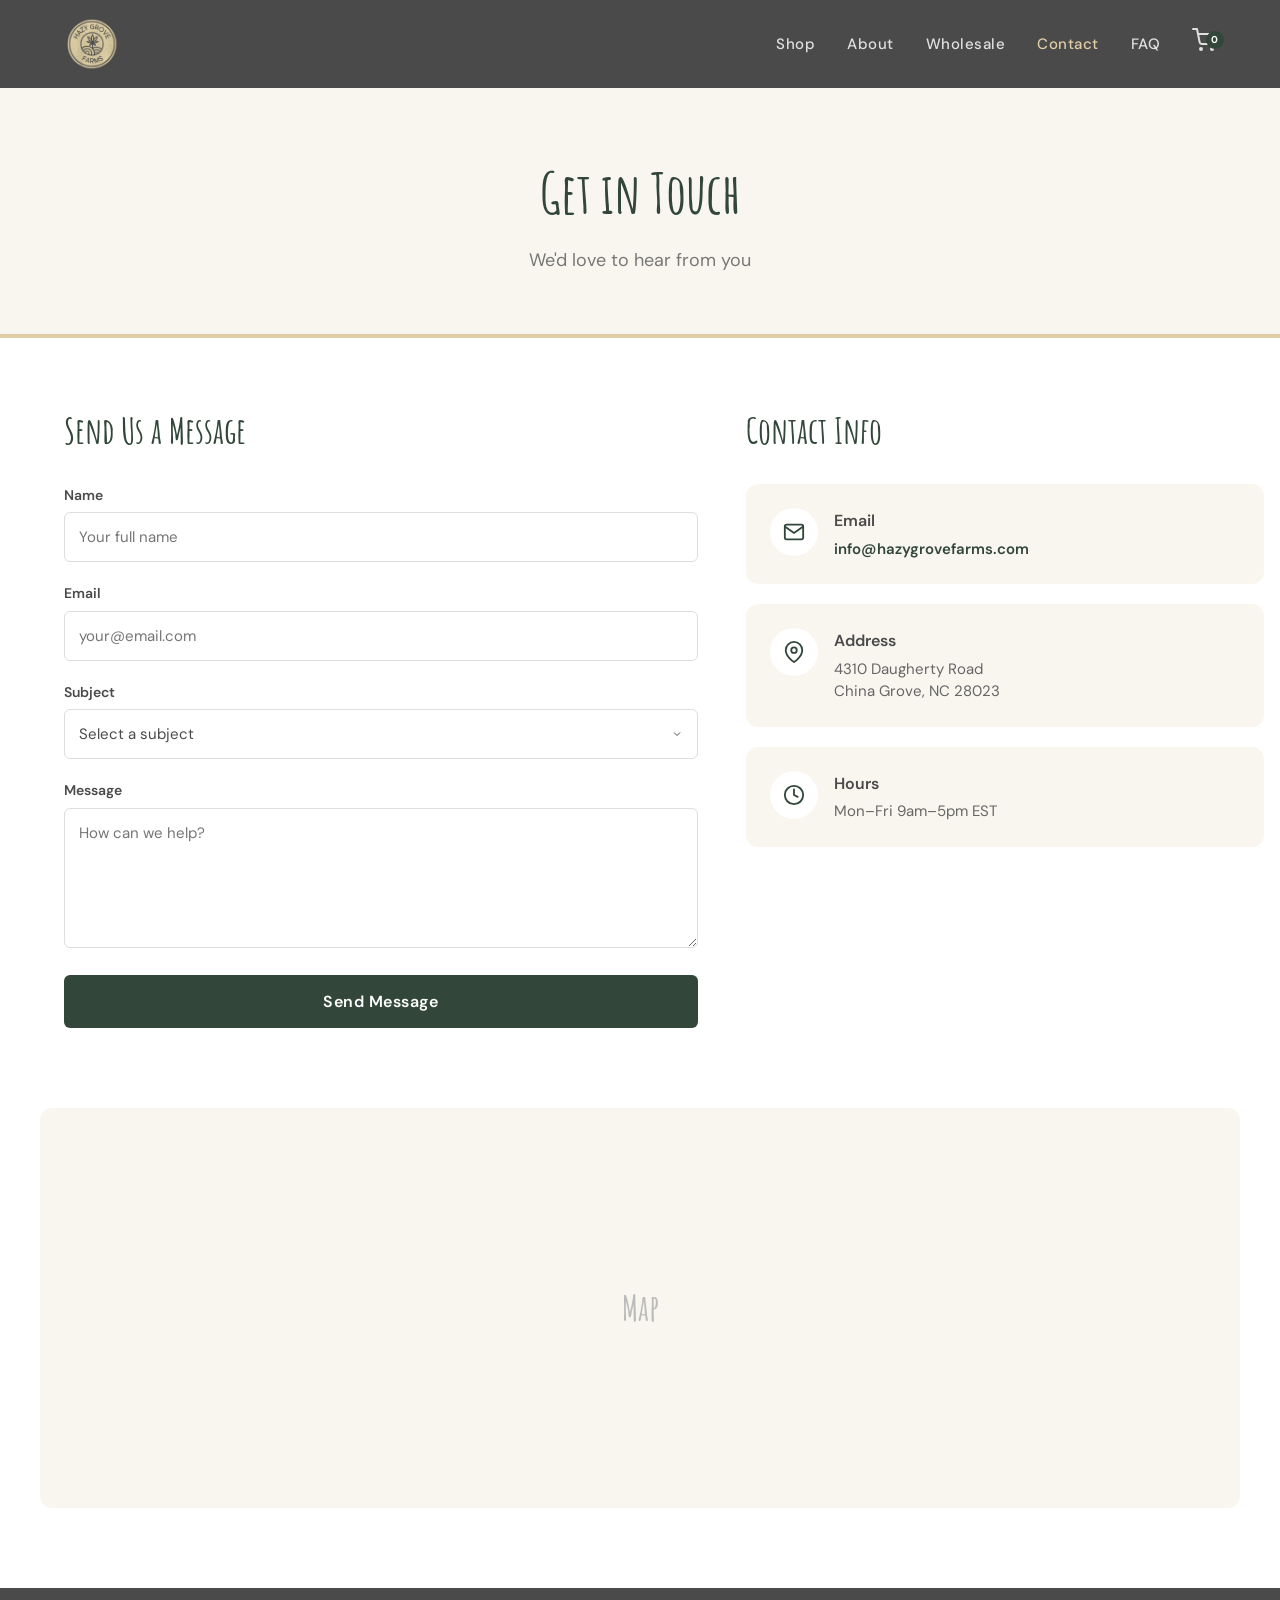
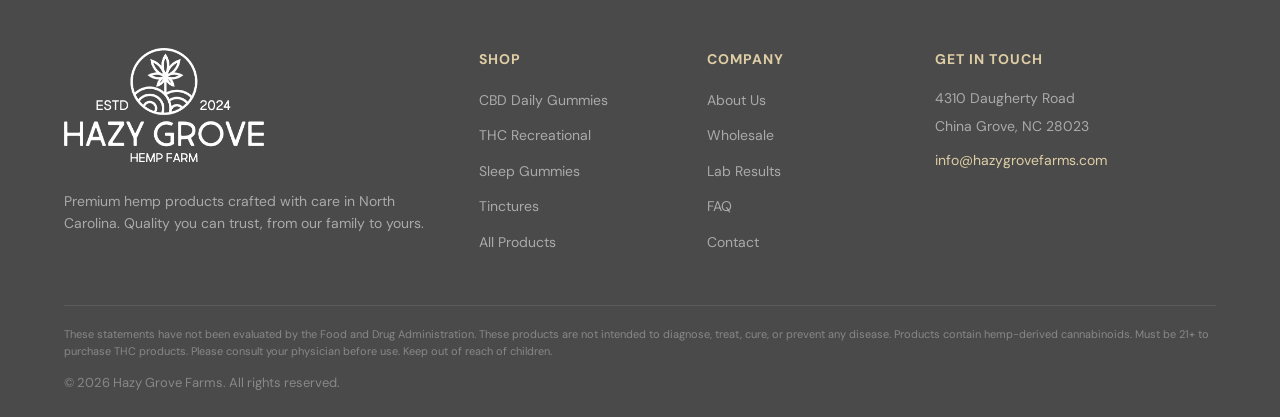
<file: contact.html>
<!DOCTYPE html>
<html lang="en">
<head>
  <meta charset="UTF-8">
  <meta name="viewport" content="width=device-width, initial-scale=1.0">
  <title>Contact — Hazy Grove Farms</title>
  <link rel="preconnect" href="https://fonts.googleapis.com">
  <link rel="preconnect" href="https://fonts.gstatic.com" crossorigin>
  <link href="https://fonts.googleapis.com/css2?family=Amatic+SC:wght@400;700&family=DM+Sans:ital,opsz,wght@0,9..40,300;0,9..40,400;0,9..40,500;0,9..40,600;0,9..40,700;1,9..40,400&display=swap" rel="stylesheet">
  <style>
    /* ============ RESET & BASE ============ */
    *, *::before, *::after { margin: 0; padding: 0; box-sizing: border-box; }
    html { scroll-behavior: smooth; }
    body {
      font-family: 'DM Sans', sans-serif;
      color: #4a4a4a;
      background: #fff;
      line-height: 1.6;
      -webkit-font-smoothing: antialiased;
    }
    img { max-width: 100%; height: auto; display: block; }
    a { text-decoration: none; color: inherit; }

    /* ============ DESIGN TOKENS ============ */
    :root {
      --charcoal: #4a4a4a;
      --hunter-green: #32473a;
      --hemp-paper: #dfcea5;
      --white: #ffffff;
      --light-bg: #f9f6f0;
    }

    .container {
      max-width: 1200px;
      margin: 0 auto;
      padding: 0 24px;
    }

    /* ============ NAVIGATION ============ */
    .nav {
      background: #4a4a4a;
      padding: 16px 0;
      position: relative;
      z-index: 100;
    }
    .nav .container {
      display: flex;
      align-items: center;
      justify-content: space-between;
    }
    .nav-logo {
      display: flex;
      align-items: center;
      gap: 12px;
    }
    .nav-logo img {
      height: 56px;
      width: 56px;
      object-fit: contain;
      flex-shrink: 0;
    }
    .nav-links {
      display: flex;
      align-items: center;
      gap: 32px;
      list-style: none;
    }
    .nav-links a {
      color: #e0e0e0;
      font-size: 15px;
      font-weight: 500;
      letter-spacing: 0.5px;
      transition: color 0.2s;
    }
    .nav-links a:hover { color: var(--hemp-paper); }
    .nav-links a.active { color: var(--hemp-paper); }
    .nav-cart {
      position: relative;
      color: #e0e0e0;
      cursor: pointer;
      transition: color 0.2s;
    }
    .nav-cart:hover { color: var(--hemp-paper); }
    .nav-cart-badge {
      position: absolute;
      top: -6px;
      right: -8px;
      background: var(--hunter-green);
      color: #fff;
      font-size: 10px;
      font-weight: 700;
      width: 18px;
      height: 18px;
      border-radius: 50%;
      display: flex;
      align-items: center;
      justify-content: center;
    }
    .nav-mobile-toggle {
      display: none;
      background: none;
      border: none;
      cursor: pointer;
      color: #e0e0e0;
    }

    /* ============ BUTTONS ============ */
    .btn {
      display: inline-block;
      padding: 14px 40px;
      border-radius: 6px;
      font-size: 16px;
      font-weight: 600;
      letter-spacing: 0.5px;
      cursor: pointer;
      transition: all 0.25s;
      border: none;
    }
    .btn-primary {
      background: var(--hunter-green);
      color: var(--white);
    }
    .btn-primary:hover {
      background: #3d5a49;
      transform: translateY(-1px);
      box-shadow: 0 4px 16px rgba(50,71,58,0.3);
    }

    /* ============ CONTACT HERO ============ */
    .contact-hero {
      background: var(--light-bg);
      padding: 60px 0;
      text-align: center;
      border-bottom: 4px solid var(--hemp-paper);
    }
    .contact-hero h1 {
      font-family: 'Amatic SC', cursive;
      font-size: 56px;
      font-weight: 700;
      color: var(--hunter-green);
      margin-bottom: 8px;
    }
    .contact-hero p {
      font-size: 18px;
      color: #777;
    }

    /* ============ CONTACT CONTENT ============ */
    .contact-content {
      padding: 64px 0 80px;
      background: var(--white);
    }
    .contact-content .container {
      display: grid;
      grid-template-columns: 55% 45%;
      gap: 48px;
      align-items: start;
    }

    /* ============ CONTACT FORM ============ */
    .contact-form {
      background: var(--white);
    }
    .contact-form h2 {
      font-family: 'Amatic SC', cursive;
      font-size: 36px;
      font-weight: 700;
      color: var(--hunter-green);
      margin-bottom: 24px;
    }
    .form-group {
      margin-bottom: 20px;
    }
    .form-label {
      display: block;
      font-size: 14px;
      font-weight: 600;
      color: var(--charcoal);
      margin-bottom: 6px;
    }
    .form-input,
    .form-textarea,
    .form-select {
      width: 100%;
      background: var(--white);
      border: 1.5px solid #ddd;
      border-radius: 6px;
      padding: 14px;
      font-family: 'DM Sans', sans-serif;
      font-size: 15px;
      color: var(--charcoal);
      transition: border-color 0.2s;
    }
    .form-input:focus,
    .form-textarea:focus,
    .form-select:focus {
      outline: none;
      border-color: var(--hunter-green);
    }
    .form-textarea {
      resize: vertical;
      min-height: 140px;
    }
    .form-select {
      appearance: none;
      background-image: url("data:image/svg+xml,%3Csvg xmlns='http://www.w3.org/2000/svg' width='12' height='12' viewBox='0 0 24 24' fill='none' stroke='%234a4a4a' stroke-width='2'%3E%3Cpolyline points='6 9 12 15 18 9'/%3E%3C/svg%3E");
      background-repeat: no-repeat;
      background-position: right 14px center;
      cursor: pointer;
    }
    .form-submit {
      width: 100%;
      padding: 16px;
      background: var(--hunter-green);
      color: var(--white);
      border: none;
      border-radius: 6px;
      font-family: 'DM Sans', sans-serif;
      font-size: 16px;
      font-weight: 600;
      letter-spacing: 0.5px;
      cursor: pointer;
      transition: all 0.25s;
    }
    .form-submit:hover {
      background: #3d5a49;
      transform: translateY(-1px);
      box-shadow: 0 4px 16px rgba(50,71,58,0.3);
    }

    /* ============ CONTACT INFO CARDS ============ */
    .contact-info-cards {
      display: flex;
      flex-direction: column;
      gap: 20px;
    }
    .contact-info-cards h2 {
      font-family: 'Amatic SC', cursive;
      font-size: 36px;
      font-weight: 700;
      color: var(--hunter-green);
      margin-bottom: 4px;
    }
    .contact-info-card {
      background: var(--light-bg);
      border-radius: 12px;
      padding: 24px;
      display: flex;
      align-items: flex-start;
      gap: 16px;
    }
    .contact-info-card-icon {
      width: 48px;
      height: 48px;
      border-radius: 50%;
      background: var(--white);
      display: flex;
      align-items: center;
      justify-content: center;
      flex-shrink: 0;
    }
    .contact-info-card-icon svg {
      width: 22px;
      height: 22px;
      color: var(--hunter-green);
    }
    .contact-info-card-text h3 {
      font-size: 16px;
      font-weight: 600;
      color: var(--charcoal);
      margin-bottom: 4px;
    }
    .contact-info-card-text p {
      font-size: 15px;
      color: #666;
      line-height: 1.5;
    }
    .contact-info-card-text a {
      color: var(--hunter-green);
      font-weight: 600;
    }

    /* ============ MAP PLACEHOLDER ============ */
    .map-placeholder {
      height: 400px;
      background: var(--light-bg);
      border-radius: 12px;
      display: flex;
      align-items: center;
      justify-content: center;
      margin: 0 auto;
      max-width: 1200px;
    }
    .map-section {
      padding: 0 24px 80px;
      background: var(--white);
    }
    .map-placeholder-text {
      font-family: 'Amatic SC', cursive;
      font-size: 36px;
      font-weight: 700;
      color: #bbb;
    }

    /* ============ FOOTER ============ */
    .footer {
      background: #4a4a4a;
      color: #ccc;
      padding: 60px 0 24px;
    }
    .footer-top {
      display: grid;
      grid-template-columns: 2fr 1fr 1fr 1.5fr;
      gap: 40px;
      margin-bottom: 40px;
      align-items: start;
    }
    .footer-brand {
      display: flex;
      flex-direction: column;
      gap: 12px;
      align-self: start;
    }
    .footer-brand-logo {
      display: flex;
      align-items: center;
      gap: 14px;
    }
    .footer-brand-logo img {
      width: 200px;
      height: auto;
      object-fit: contain;
      margin-bottom: 16px;
    }
    .footer-brand p {
      font-size: 14px;
      line-height: 1.6;
      color: #aaa;
    }
    .footer h4 {
      font-size: 14px;
      font-weight: 700;
      text-transform: uppercase;
      letter-spacing: 1px;
      color: var(--hemp-paper);
      margin-bottom: 16px;
    }
    .footer ul {
      list-style: none;
    }
    .footer ul li {
      margin-bottom: 10px;
    }
    .footer ul a {
      color: #aaa;
      font-size: 14px;
      transition: color 0.2s;
    }
    .footer ul a:hover { color: var(--hemp-paper); }
    .footer-contact p {
      font-size: 14px;
      color: #aaa;
      margin-bottom: 6px;
    }
    .footer-bottom {
      border-top: 1px solid #5a5a5a;
      padding-top: 20px;
    }
    .footer-disclaimer {
      font-size: 11px;
      color: #888;
      line-height: 1.6;
      margin-bottom: 12px;
    }
    .footer-copyright {
      font-size: 13px;
      color: #888;
    }

    /* ============ RESPONSIVE ============ */
    @media (max-width: 1024px) {
      .footer-top { grid-template-columns: 1fr 1fr; }
    }

    @media (max-width: 768px) {
      .nav-links { display: none; }
      .nav-mobile-toggle { display: block; }

      .contact-hero h1 { font-size: 42px; }

      .contact-content .container {
        grid-template-columns: 1fr;
        gap: 40px;
      }

      .map-placeholder { height: 300px; }

      .footer-top { grid-template-columns: 1fr; gap: 32px; }
    }

    @media (max-width: 480px) {
      .contact-hero h1 { font-size: 36px; }
    }
  </style>
</head>
<body>

  <!-- ==================== NAVIGATION ==================== -->
  <nav class="nav">
    <div class="container">
      <a href="index.html" class="nav-logo">
        <img src="images/logo-nav.png" alt="Hazy Grove Farms">
      </a>

      <ul class="nav-links">
        <li><a href="collection.html">Shop</a></li>
        <li><a href="about.html">About</a></li>
        <li><a href="wholesale.html">Wholesale</a></li>
        <li><a href="contact.html" class="active">Contact</a></li>
        <li><a href="faq.html">FAQ</a></li>
        <li>
          <a href="#" class="nav-cart">
            <svg width="24" height="24" viewBox="0 0 24 24" fill="none" stroke="currentColor" stroke-width="2" stroke-linecap="round" stroke-linejoin="round">
              <circle cx="9" cy="21" r="1"/><circle cx="20" cy="21" r="1"/>
              <path d="M1 1h4l2.68 13.39a2 2 0 0 0 2 1.61h9.72a2 2 0 0 0 2-1.61L23 6H6"/>
            </svg>
            <span class="nav-cart-badge">0</span>
          </a>
        </li>
      </ul>

      <button class="nav-mobile-toggle" aria-label="Menu">
        <svg width="28" height="28" viewBox="0 0 24 24" fill="none" stroke="currentColor" stroke-width="2" stroke-linecap="round">
          <line x1="3" y1="6" x2="21" y2="6"/>
          <line x1="3" y1="12" x2="21" y2="12"/>
          <line x1="3" y1="18" x2="21" y2="18"/>
        </svg>
      </button>
    </div>
  </nav>

  <!-- ==================== CONTACT HERO ==================== -->
  <section class="contact-hero">
    <div class="container">
      <h1>Get in Touch</h1>
      <p>We'd love to hear from you</p>
    </div>
  </section>

  <!-- ==================== CONTACT CONTENT ==================== -->
  <section class="contact-content">
    <div class="container">

      <!-- Contact Form -->
      <div class="contact-form">
        <h2>Send Us a Message</h2>
        <form>
          <div class="form-group">
            <label class="form-label" for="name">Name</label>
            <input type="text" id="name" class="form-input" placeholder="Your full name">
          </div>
          <div class="form-group">
            <label class="form-label" for="email">Email</label>
            <input type="email" id="email" class="form-input" placeholder="your@email.com">
          </div>
          <div class="form-group">
            <label class="form-label" for="subject">Subject</label>
            <select id="subject" class="form-select">
              <option value="" disabled selected>Select a subject</option>
              <option>General Inquiry</option>
              <option>Product Question</option>
              <option>Order Issue</option>
              <option>Wholesale</option>
              <option>Other</option>
            </select>
          </div>
          <div class="form-group">
            <label class="form-label" for="message">Message</label>
            <textarea id="message" class="form-textarea" placeholder="How can we help?"></textarea>
          </div>
          <button type="submit" class="form-submit">Send Message</button>
        </form>
      </div>

      <!-- Contact Info Cards -->
      <div class="contact-info-cards">
        <h2>Contact Info</h2>

        <div class="contact-info-card">
          <div class="contact-info-card-icon">
            <svg viewBox="0 0 24 24" fill="none" stroke="currentColor" stroke-width="2" stroke-linecap="round" stroke-linejoin="round">
              <path d="M4 4h16c1.1 0 2 .9 2 2v12c0 1.1-.9 2-2 2H4c-1.1 0-2-.9-2-2V6c0-1.1.9-2 2-2z"/>
              <polyline points="22,6 12,13 2,6"/>
            </svg>
          </div>
          <div class="contact-info-card-text">
            <h3>Email</h3>
            <p><a href="mailto:info@hazygrovefarms.com">info@hazygrovefarms.com</a></p>
          </div>
        </div>

        <div class="contact-info-card">
          <div class="contact-info-card-icon">
            <svg viewBox="0 0 24 24" fill="none" stroke="currentColor" stroke-width="2" stroke-linecap="round" stroke-linejoin="round">
              <path d="M21 10c0 7-9 13-9 13s-9-6-9-13a9 9 0 0 1 18 0z"/>
              <circle cx="12" cy="10" r="3"/>
            </svg>
          </div>
          <div class="contact-info-card-text">
            <h3>Address</h3>
            <p>4310 Daugherty Road<br>China Grove, NC 28023</p>
          </div>
        </div>

        <div class="contact-info-card">
          <div class="contact-info-card-icon">
            <svg viewBox="0 0 24 24" fill="none" stroke="currentColor" stroke-width="2" stroke-linecap="round" stroke-linejoin="round">
              <circle cx="12" cy="12" r="10"/>
              <polyline points="12 6 12 12 16 14"/>
            </svg>
          </div>
          <div class="contact-info-card-text">
            <h3>Hours</h3>
            <p>Mon–Fri 9am–5pm EST</p>
          </div>
        </div>

      </div>

    </div>
  </section>

  <!-- ==================== MAP PLACEHOLDER ==================== -->
  <section class="map-section">
    <div class="map-placeholder">
      <span class="map-placeholder-text">Map</span>
    </div>
  </section>

  <!-- ==================== FOOTER ==================== -->
  <footer class="footer">
    <div class="container">
      <div class="footer-top">
        <div class="footer-brand">
          <div class="footer-brand-logo">
            <img src="images/logo-footer-full.png" alt="Hazy Grove Hemp Farm" style="filter: invert(1);">
          </div>
          <p>Premium hemp products crafted with care in North Carolina. Quality you can trust, from our family to yours.</p>
        </div>

        <div>
          <h4>Shop</h4>
          <ul>
            <li><a href="collection.html">CBD Daily Gummies</a></li>
            <li><a href="collection.html">THC Recreational</a></li>
            <li><a href="collection.html">Sleep Gummies</a></li>
            <li><a href="collection.html">Tinctures</a></li>
            <li><a href="collection.html">All Products</a></li>
          </ul>
        </div>

        <div>
          <h4>Company</h4>
          <ul>
            <li><a href="about.html">About Us</a></li>
            <li><a href="wholesale.html">Wholesale</a></li>
            <li><a href="#">Lab Results</a></li>
            <li><a href="faq.html">FAQ</a></li>
            <li><a href="contact.html">Contact</a></li>
          </ul>
        </div>

        <div class="footer-contact">
          <h4>Get in Touch</h4>
          <p>4310 Daugherty Road</p>
          <p>China Grove, NC 28023</p>
          <p style="margin-top: 12px;"><a href="mailto:info@hazygrovefarms.com" style="color: var(--hemp-paper);">info@hazygrovefarms.com</a></p>
        </div>
      </div>

      <div class="footer-bottom">
        <p class="footer-disclaimer">These statements have not been evaluated by the Food and Drug Administration. These products are not intended to diagnose, treat, cure, or prevent any disease. Products contain hemp-derived cannabinoids. Must be 21+ to purchase THC products. Please consult your physician before use. Keep out of reach of children.</p>
        <p class="footer-copyright">&copy; 2026 Hazy Grove Farms. All rights reserved.</p>
      </div>
    </div>
  </footer>

<script src="https://mcp.figma.com/mcp/html-to-design/capture.js" async></script>
</body>
</html>
</file>
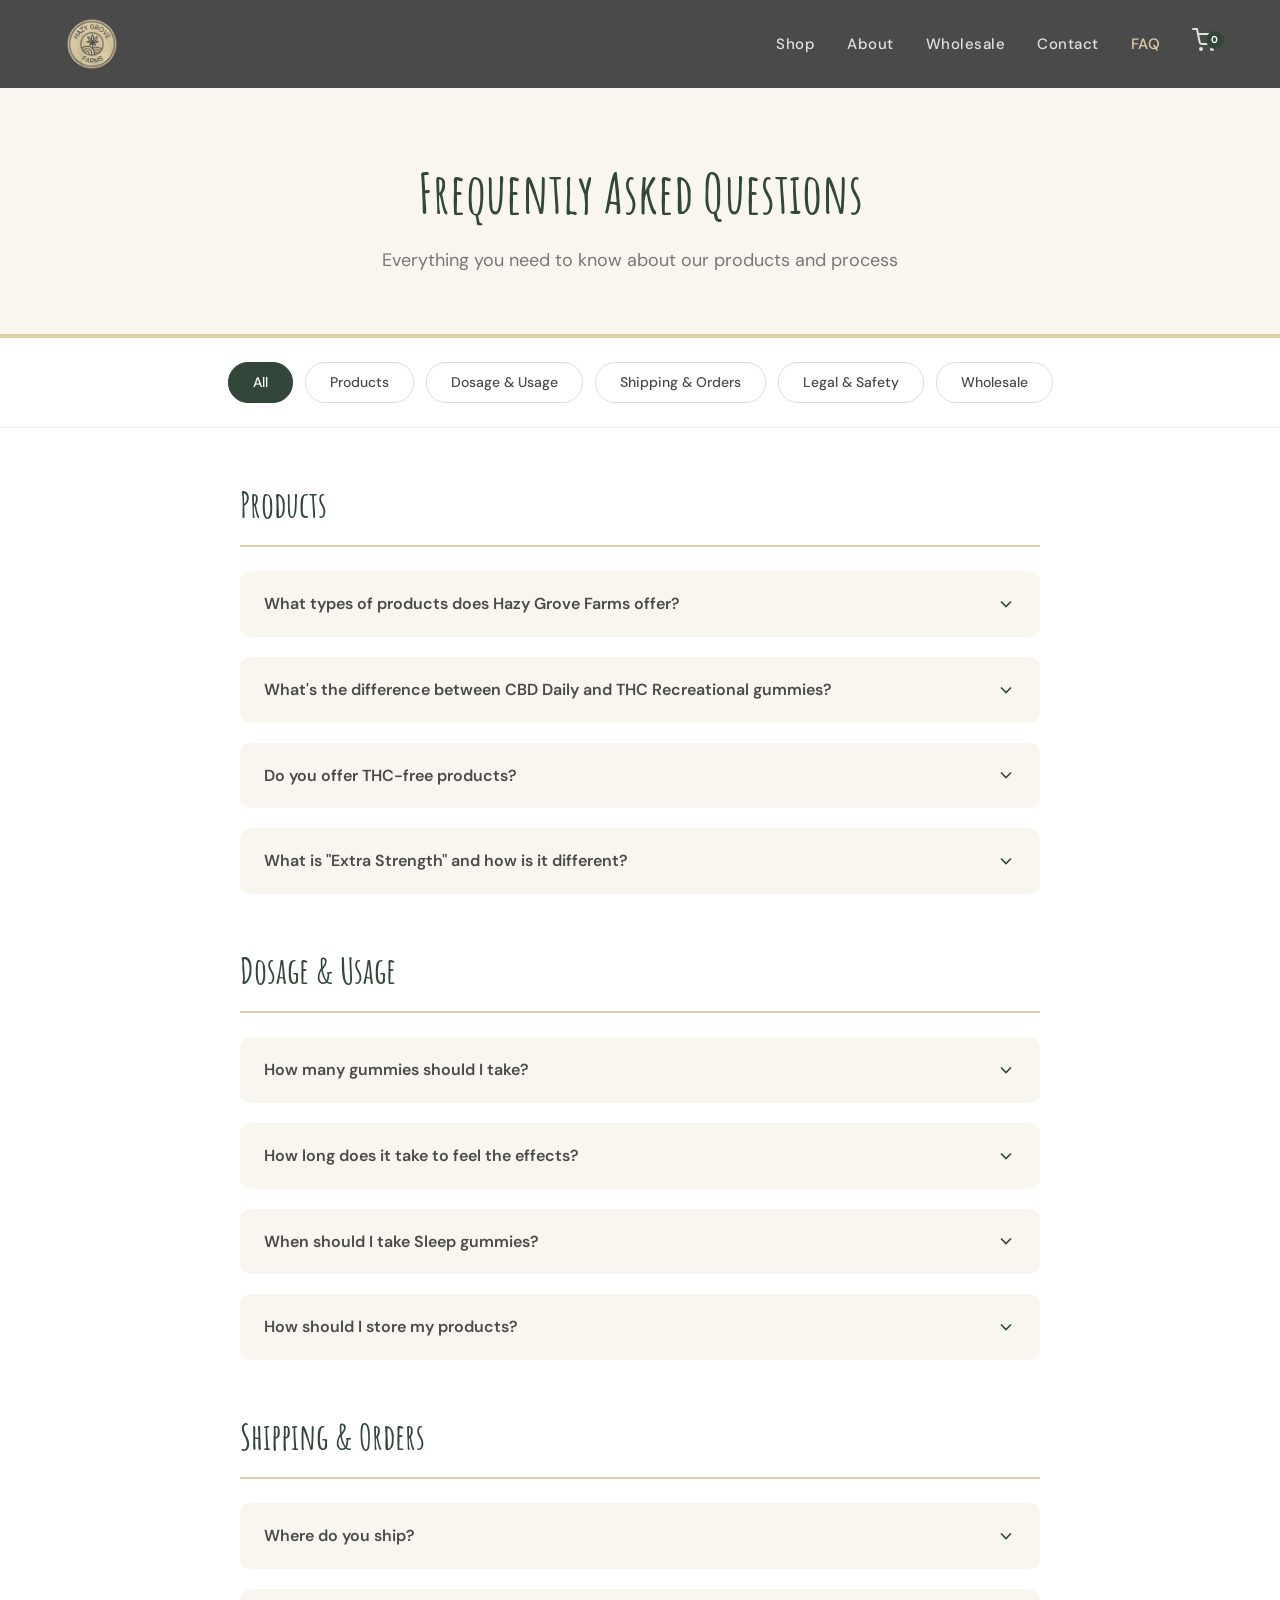
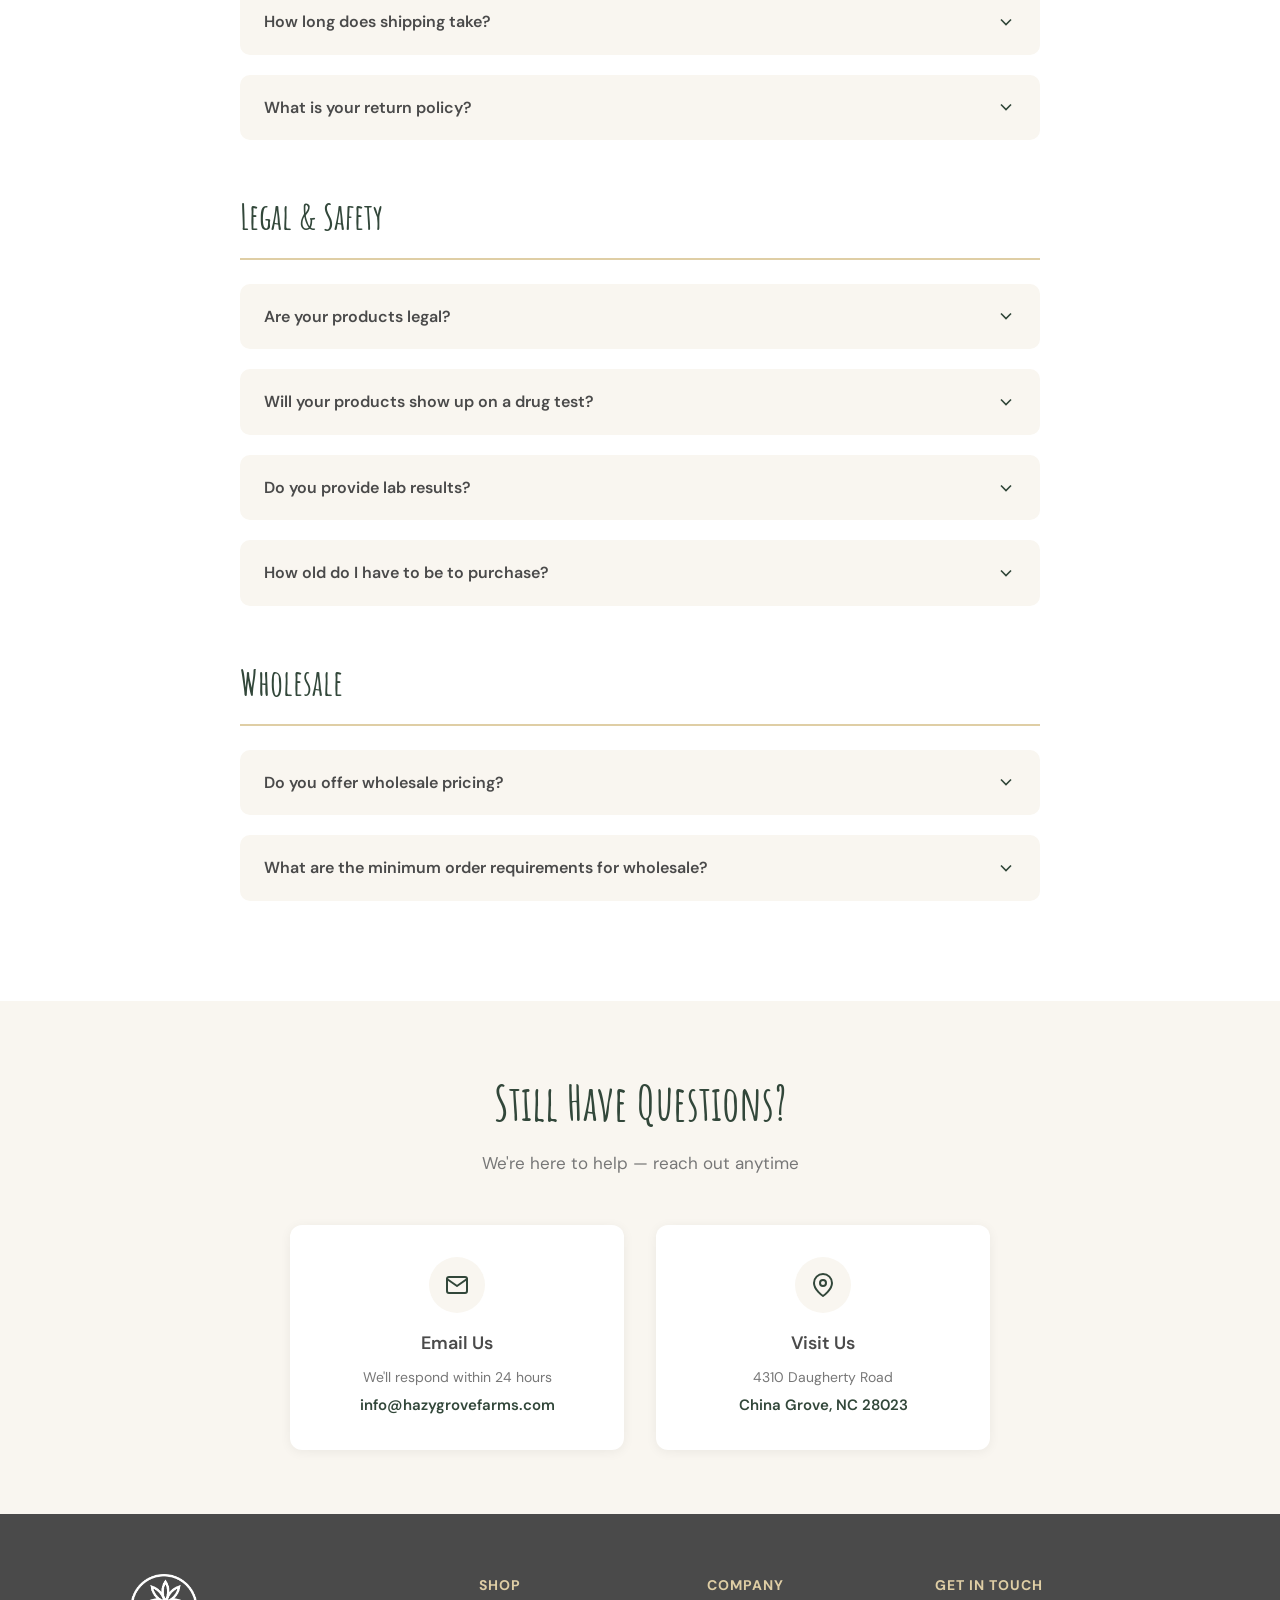
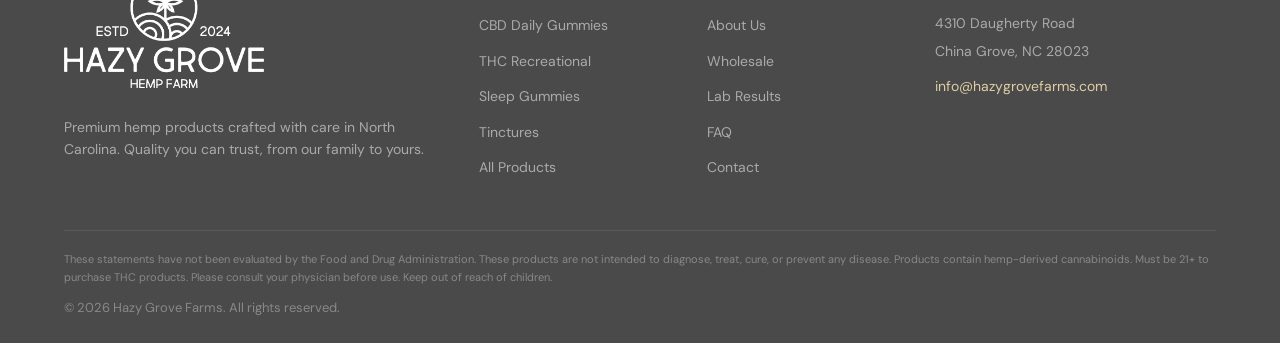
<file: faq.html>
<!DOCTYPE html>
<html lang="en">
<head>
  <meta charset="UTF-8">
  <meta name="viewport" content="width=device-width, initial-scale=1.0">
  <title>FAQ — Hazy Grove Farms</title>
  <link rel="preconnect" href="https://fonts.googleapis.com">
  <link rel="preconnect" href="https://fonts.gstatic.com" crossorigin>
  <link href="https://fonts.googleapis.com/css2?family=Amatic+SC:wght@400;700&family=DM+Sans:ital,opsz,wght@0,9..40,300;0,9..40,400;0,9..40,500;0,9..40,600;0,9..40,700;1,9..40,400&display=swap" rel="stylesheet">
  <style>
    /* ============ RESET & BASE ============ */
    *, *::before, *::after { margin: 0; padding: 0; box-sizing: border-box; }
    html { scroll-behavior: smooth; }
    body {
      font-family: 'DM Sans', sans-serif;
      color: #4a4a4a;
      background: #fff;
      line-height: 1.6;
      -webkit-font-smoothing: antialiased;
    }
    img { max-width: 100%; height: auto; display: block; }
    a { text-decoration: none; color: inherit; }

    /* ============ DESIGN TOKENS ============ */
    :root {
      --charcoal: #4a4a4a;
      --hunter-green: #32473a;
      --hemp-paper: #dfcea5;
      --white: #ffffff;
      --light-bg: #f9f6f0;
    }

    .container {
      max-width: 1200px;
      margin: 0 auto;
      padding: 0 24px;
    }

    /* ============ NAVIGATION ============ */
    .nav {
      background: #4a4a4a;
      padding: 16px 0;
      position: relative;
      z-index: 100;
    }
    .nav .container {
      display: flex;
      align-items: center;
      justify-content: space-between;
    }
    .nav-logo {
      display: flex;
      align-items: center;
      gap: 12px;
    }
    .nav-logo img {
      height: 56px;
      width: 56px;
      object-fit: contain;
      flex-shrink: 0;
    }
    .nav-links {
      display: flex;
      align-items: center;
      gap: 32px;
      list-style: none;
    }
    .nav-links a {
      color: #e0e0e0;
      font-size: 15px;
      font-weight: 500;
      letter-spacing: 0.5px;
      transition: color 0.2s;
    }
    .nav-links a:hover { color: var(--hemp-paper); }
    .nav-links a.active { color: var(--hemp-paper); }
    .nav-cart {
      position: relative;
      color: #e0e0e0;
      cursor: pointer;
      transition: color 0.2s;
    }
    .nav-cart:hover { color: var(--hemp-paper); }
    .nav-cart-badge {
      position: absolute;
      top: -6px;
      right: -8px;
      background: var(--hunter-green);
      color: #fff;
      font-size: 10px;
      font-weight: 700;
      width: 18px;
      height: 18px;
      border-radius: 50%;
      display: flex;
      align-items: center;
      justify-content: center;
    }
    .nav-mobile-toggle {
      display: none;
      background: none;
      border: none;
      cursor: pointer;
      color: #e0e0e0;
    }

    /* ============ BUTTONS ============ */
    .btn {
      display: inline-block;
      padding: 14px 40px;
      border-radius: 6px;
      font-size: 16px;
      font-weight: 600;
      letter-spacing: 0.5px;
      cursor: pointer;
      transition: all 0.25s;
      border: none;
    }
    .btn-primary {
      background: var(--hunter-green);
      color: var(--white);
    }
    .btn-primary:hover {
      background: #3d5a49;
      transform: translateY(-1px);
      box-shadow: 0 4px 16px rgba(50,71,58,0.3);
    }

    /* ============ FAQ HERO ============ */
    .faq-hero {
      background: var(--light-bg);
      padding: 60px 0;
      text-align: center;
      border-bottom: 4px solid var(--hemp-paper);
    }
    .faq-hero h1 {
      font-family: 'Amatic SC', cursive;
      font-size: 56px;
      font-weight: 700;
      color: var(--hunter-green);
      margin-bottom: 8px;
    }
    .faq-hero p {
      font-size: 18px;
      color: #777;
    }

    /* ============ FAQ CATEGORIES NAV ============ */
    .faq-categories {
      padding: 24px 0;
      background: var(--white);
      border-bottom: 1px solid #eee;
    }
    .faq-categories .container {
      display: flex;
      justify-content: center;
      flex-wrap: wrap;
      gap: 12px;
    }
    .faq-cat-pill {
      padding: 8px 24px;
      border-radius: 20px;
      border: 1.5px solid #ddd;
      font-size: 14px;
      font-weight: 500;
      color: var(--charcoal);
      cursor: pointer;
      transition: all 0.2s;
    }
    .faq-cat-pill:hover {
      border-color: var(--hunter-green);
      color: var(--hunter-green);
    }
    .faq-cat-pill.active {
      background: var(--hunter-green);
      color: var(--white);
      border-color: var(--hunter-green);
    }

    /* ============ FAQ SECTIONS ============ */
    .faq-sections {
      padding: 48px 0 80px;
      background: var(--white);
    }
    .faq-section {
      max-width: 800px;
      margin: 0 auto 48px;
    }
    .faq-section:last-child { margin-bottom: 0; }
    .faq-section-title {
      font-family: 'Amatic SC', cursive;
      font-size: 36px;
      font-weight: 700;
      color: var(--hunter-green);
      margin-bottom: 24px;
      padding-bottom: 12px;
      border-bottom: 2px solid var(--hemp-paper);
    }
    .faq-item {
      margin-bottom: 20px;
      background: var(--light-bg);
      border-radius: 10px;
      overflow: hidden;
    }
    .faq-question {
      padding: 20px 24px;
      font-size: 16px;
      font-weight: 600;
      color: var(--charcoal);
      display: flex;
      justify-content: space-between;
      align-items: center;
      cursor: pointer;
    }
    .faq-question svg {
      width: 20px;
      height: 20px;
      color: var(--hunter-green);
      flex-shrink: 0;
    }
    .faq-answer {
      padding: 0 24px 0;
      font-size: 15px;
      color: #555;
      line-height: 1.7;
      max-height: 0;
      overflow: hidden;
      transition: max-height 0.3s ease, padding 0.3s ease;
    }
    .faq-item.open .faq-answer {
      max-height: 500px;
      padding: 0 24px 20px;
    }
    .faq-question svg {
      transition: transform 0.3s ease;
    }
    .faq-item.open .faq-question svg {
      transform: rotate(180deg);
    }
    .faq-answer a {
      color: var(--hunter-green);
      font-weight: 600;
      text-decoration: underline;
    }

    /* ============ STILL HAVE QUESTIONS ============ */
    .faq-contact {
      padding: 64px 0;
      background: var(--light-bg);
      text-align: center;
    }
    .section-heading {
      text-align: center;
      margin-bottom: 48px;
    }
    .section-heading h2 {
      font-family: 'Amatic SC', cursive;
      font-size: 48px;
      font-weight: 700;
      color: var(--hunter-green);
      margin-bottom: 8px;
    }
    .section-heading p {
      font-size: 17px;
      color: #777;
    }
    .faq-contact-cards {
      display: grid;
      grid-template-columns: repeat(2, 1fr);
      gap: 32px;
      max-width: 700px;
      margin: 0 auto;
    }
    .faq-contact-card {
      background: var(--white);
      border-radius: 12px;
      padding: 32px;
      text-align: center;
      box-shadow: 0 2px 12px rgba(0,0,0,0.06);
    }
    .faq-contact-card-icon {
      width: 56px;
      height: 56px;
      border-radius: 50%;
      background: var(--light-bg);
      display: flex;
      align-items: center;
      justify-content: center;
      margin: 0 auto 16px;
    }
    .faq-contact-card-icon svg {
      width: 24px;
      height: 24px;
      color: var(--hunter-green);
    }
    .faq-contact-card h3 {
      font-size: 18px;
      font-weight: 600;
      color: var(--charcoal);
      margin-bottom: 8px;
    }
    .faq-contact-card p {
      font-size: 14px;
      color: #777;
      margin-bottom: 4px;
    }
    .faq-contact-card a {
      font-size: 15px;
      font-weight: 600;
      color: var(--hunter-green);
    }

    /* ============ FOOTER ============ */
    .footer {
      background: #4a4a4a;
      color: #ccc;
      padding: 60px 0 24px;
    }
    .footer-top {
      display: grid;
      grid-template-columns: 2fr 1fr 1fr 1.5fr;
      gap: 40px;
      margin-bottom: 40px;
      align-items: start;
    }
    .footer-brand {
      display: flex;
      flex-direction: column;
      gap: 12px;
      align-self: start;
    }
    .footer-brand-logo {
      display: flex;
      align-items: center;
      gap: 14px;
    }
    .footer-brand-logo img {
      width: 200px;
      height: auto;
      object-fit: contain;
      margin-bottom: 16px;
    }
    .footer-brand p {
      font-size: 14px;
      line-height: 1.6;
      color: #aaa;
    }
    .footer h4 {
      font-size: 14px;
      font-weight: 700;
      text-transform: uppercase;
      letter-spacing: 1px;
      color: var(--hemp-paper);
      margin-bottom: 16px;
    }
    .footer ul {
      list-style: none;
    }
    .footer ul li {
      margin-bottom: 10px;
    }
    .footer ul a {
      color: #aaa;
      font-size: 14px;
      transition: color 0.2s;
    }
    .footer ul a:hover { color: var(--hemp-paper); }
    .footer-contact p {
      font-size: 14px;
      color: #aaa;
      margin-bottom: 6px;
    }
    .footer-bottom {
      border-top: 1px solid #5a5a5a;
      padding-top: 20px;
    }
    .footer-disclaimer {
      font-size: 11px;
      color: #888;
      line-height: 1.6;
      margin-bottom: 12px;
    }
    .footer-copyright {
      font-size: 13px;
      color: #888;
    }

    /* ============ RESPONSIVE ============ */
    @media (max-width: 1024px) {
      .footer-top { grid-template-columns: 1fr 1fr; }
    }

    @media (max-width: 768px) {
      .nav-links { display: none; }
      .nav-mobile-toggle { display: block; }

      .faq-hero h1 { font-size: 42px; }

      .faq-contact-cards { grid-template-columns: 1fr; }

      .footer-top { grid-template-columns: 1fr; gap: 32px; }
    }

    @media (max-width: 480px) {
      .faq-hero h1 { font-size: 36px; }
      .faq-section-title { font-size: 28px; }
      .section-heading h2 { font-size: 36px; }
    }
  </style>
</head>
<body>

  <!-- ==================== NAVIGATION ==================== -->
  <nav class="nav">
    <div class="container">
      <a href="index.html" class="nav-logo">
        <img src="images/logo-nav.png" alt="Hazy Grove Farms">
      </a>

      <ul class="nav-links">
        <li><a href="collection.html">Shop</a></li>
        <li><a href="about.html">About</a></li>
        <li><a href="wholesale.html">Wholesale</a></li>
        <li><a href="contact.html">Contact</a></li>
        <li><a href="faq.html" class="active">FAQ</a></li>
        <li>
          <a href="#" class="nav-cart">
            <svg width="24" height="24" viewBox="0 0 24 24" fill="none" stroke="currentColor" stroke-width="2" stroke-linecap="round" stroke-linejoin="round">
              <circle cx="9" cy="21" r="1"/><circle cx="20" cy="21" r="1"/>
              <path d="M1 1h4l2.68 13.39a2 2 0 0 0 2 1.61h9.72a2 2 0 0 0 2-1.61L23 6H6"/>
            </svg>
            <span class="nav-cart-badge">0</span>
          </a>
        </li>
      </ul>

      <button class="nav-mobile-toggle" aria-label="Menu">
        <svg width="28" height="28" viewBox="0 0 24 24" fill="none" stroke="currentColor" stroke-width="2" stroke-linecap="round">
          <line x1="3" y1="6" x2="21" y2="6"/>
          <line x1="3" y1="12" x2="21" y2="12"/>
          <line x1="3" y1="18" x2="21" y2="18"/>
        </svg>
      </button>
    </div>
  </nav>

  <!-- ==================== FAQ HERO ==================== -->
  <section class="faq-hero">
    <div class="container">
      <h1>Frequently Asked Questions</h1>
      <p>Everything you need to know about our products and process</p>
    </div>
  </section>

  <!-- ==================== CATEGORY PILLS ==================== -->
  <section class="faq-categories">
    <div class="container">
      <span class="faq-cat-pill active">All</span>
      <span class="faq-cat-pill">Products</span>
      <span class="faq-cat-pill">Dosage &amp; Usage</span>
      <span class="faq-cat-pill">Shipping &amp; Orders</span>
      <span class="faq-cat-pill">Legal &amp; Safety</span>
      <span class="faq-cat-pill">Wholesale</span>
    </div>
  </section>

  <!-- ==================== FAQ SECTIONS ==================== -->
  <section class="faq-sections">
    <div class="container">

      <!-- Products -->
      <div class="faq-section">
        <h2 class="faq-section-title">Products</h2>

        <div class="faq-item">
          <div class="faq-question">
            What types of products does Hazy Grove Farms offer?
            <svg viewBox="0 0 24 24" fill="none" stroke="currentColor" stroke-width="2"><polyline points="6 9 12 15 18 9"/></svg>
          </div>
          <div class="faq-answer">We offer three main product lines: <strong>CBD Daily Gummies</strong> (available in Watermelon, Blood Orange, and Blue Raspberry), <strong>THC Recreational Gummies</strong> (available in Indica, Sativa, and Hybrid blends), <strong>Sleep Gummies</strong> (with CBD + THC + CBN), and <strong>Tinctures</strong> (Full Spectrum and THC-Free options). All products are crafted with premium hemp and independently lab tested.</div>
        </div>

        <div class="faq-item">
          <div class="faq-question">
            What's the difference between CBD Daily and THC Recreational gummies?
            <svg viewBox="0 0 24 24" fill="none" stroke="currentColor" stroke-width="2"><polyline points="6 9 12 15 18 9"/></svg>
          </div>
          <div class="faq-answer"><strong>CBD Daily Gummies</strong> are designed for everyday wellness with 50mg CBD and a small amount of THC (2mg) per gummy. They're great for general balance, stress, and recovery. <strong>THC Recreational Gummies</strong> contain 15mg THC + 10mg CBD + 2mg CBN per gummy and are formulated for a noticeable recreational experience. They come in Indica (relax), Sativa (energize), and Hybrid (balanced) blends.</div>
        </div>

        <div class="faq-item">
          <div class="faq-question">
            Do you offer THC-free products?
            <svg viewBox="0 0 24 24" fill="none" stroke="currentColor" stroke-width="2"><polyline points="6 9 12 15 18 9"/></svg>
          </div>
          <div class="faq-answer">Yes! We offer <strong>THC-Free CBD Daily Gummies</strong> (50mg CBD, 0mg THC) in all three flavors, as well as a <strong>THC-Free Tincture</strong> and <strong>THC-Free Sleep Tincture</strong>. These are ideal for anyone who wants the benefits of CBD without any THC, including those subject to drug testing.</div>
        </div>

        <div class="faq-item">
          <div class="faq-question">
            What is "Extra Strength" and how is it different?
            <svg viewBox="0 0 24 24" fill="none" stroke="currentColor" stroke-width="2"><polyline points="6 9 12 15 18 9"/></svg>
          </div>
          <div class="faq-answer">Our <strong>Extra Strength</strong> line doubles the cannabinoid content. CBD Daily Extra Strength contains 100mg CBD + 5mg THC per gummy (vs. 50mg CBD + 2mg THC standard). Sleep Extra Strength contains 100mg CBD + 5mg THC + 5mg CBN per gummy. Extra Strength products are recommended for experienced users or those who need a higher dose.</div>
        </div>
      </div>

      <!-- Dosage & Usage -->
      <div class="faq-section">
        <h2 class="faq-section-title">Dosage &amp; Usage</h2>

        <div class="faq-item">
          <div class="faq-question">
            How many gummies should I take?
            <svg viewBox="0 0 24 24" fill="none" stroke="currentColor" stroke-width="2"><polyline points="6 9 12 15 18 9"/></svg>
          </div>
          <div class="faq-answer">We recommend starting with <strong>one gummy per serving</strong>. If you're new to CBD or THC products, consider starting with half a gummy and working your way up. Everyone responds differently, so it's best to find what works for you. For our THC Recreational gummies, wait at least 60–90 minutes before considering a second dose.</div>
        </div>

        <div class="faq-item">
          <div class="faq-question">
            How long does it take to feel the effects?
            <svg viewBox="0 0 24 24" fill="none" stroke="currentColor" stroke-width="2"><polyline points="6 9 12 15 18 9"/></svg>
          </div>
          <div class="faq-answer">Gummies are ingested orally, so effects typically onset within <strong>30–60 minutes</strong>, depending on your metabolism, body weight, and whether you've eaten recently. Effects generally last 4–6 hours. Tinctures taken sublingually (under the tongue) may onset faster, within 15–30 minutes.</div>
        </div>

        <div class="faq-item">
          <div class="faq-question">
            When should I take Sleep gummies?
            <svg viewBox="0 0 24 24" fill="none" stroke="currentColor" stroke-width="2"><polyline points="6 9 12 15 18 9"/></svg>
          </div>
          <div class="faq-answer">Take one Sleep gummy approximately <strong>30–60 minutes before bedtime</strong>. The combination of CBD, THC, and CBN (cannabinol) is formulated to promote relaxation and support a restful night's sleep. Avoid operating machinery after taking Sleep gummies.</div>
        </div>

        <div class="faq-item">
          <div class="faq-question">
            How should I store my products?
            <svg viewBox="0 0 24 24" fill="none" stroke="currentColor" stroke-width="2"><polyline points="6 9 12 15 18 9"/></svg>
          </div>
          <div class="faq-answer">Store all products in a <strong>cool, dry place</strong> away from direct sunlight. Keep jars sealed between uses to preserve freshness. Gummies do not require refrigeration but may benefit from it in warmer climates. All products have a shelf life of approximately 12 months from manufacturing date.</div>
        </div>
      </div>

      <!-- Shipping & Orders -->
      <div class="faq-section">
        <h2 class="faq-section-title">Shipping &amp; Orders</h2>

        <div class="faq-item">
          <div class="faq-question">
            Where do you ship?
            <svg viewBox="0 0 24 24" fill="none" stroke="currentColor" stroke-width="2"><polyline points="6 9 12 15 18 9"/></svg>
          </div>
          <div class="faq-answer">We ship to <strong>all 50 U.S. states</strong> where hemp-derived products are legal under the 2018 Farm Bill. Some states have specific restrictions on THC content — if your order cannot be shipped to your location, we'll notify you and issue a full refund. We do not currently ship internationally.</div>
        </div>

        <div class="faq-item">
          <div class="faq-question">
            How long does shipping take?
            <svg viewBox="0 0 24 24" fill="none" stroke="currentColor" stroke-width="2"><polyline points="6 9 12 15 18 9"/></svg>
          </div>
          <div class="faq-answer">Orders typically ship within <strong>1–2 business days</strong> from our facility in China Grove, NC. Standard shipping takes 3–5 business days. Expedited shipping options are available at checkout. You'll receive a tracking number via email once your order ships.</div>
        </div>

        <div class="faq-item">
          <div class="faq-question">
            What is your return policy?
            <svg viewBox="0 0 24 24" fill="none" stroke="currentColor" stroke-width="2"><polyline points="6 9 12 15 18 9"/></svg>
          </div>
          <div class="faq-answer">If you're not satisfied with your purchase, please contact us within <strong>30 days</strong> of delivery. Unopened products in original packaging can be returned for a full refund. Opened products may qualify for a partial refund or store credit at our discretion. Please email <a href="mailto:info@hazygrovefarms.com">info@hazygrovefarms.com</a> to initiate a return.</div>
        </div>
      </div>

      <!-- Legal & Safety -->
      <div class="faq-section">
        <h2 class="faq-section-title">Legal &amp; Safety</h2>

        <div class="faq-item">
          <div class="faq-question">
            Are your products legal?
            <svg viewBox="0 0 24 24" fill="none" stroke="currentColor" stroke-width="2"><polyline points="6 9 12 15 18 9"/></svg>
          </div>
          <div class="faq-answer">Yes. All Hazy Grove Farms products are derived from <strong>hemp</strong> and comply with the <strong>2018 Farm Bill</strong>, which legalized hemp and hemp-derived products containing less than 0.3% THC by dry weight at the federal level. However, some states have enacted additional restrictions — please check your local laws before purchasing.</div>
        </div>

        <div class="faq-item">
          <div class="faq-question">
            Will your products show up on a drug test?
            <svg viewBox="0 0 24 24" fill="none" stroke="currentColor" stroke-width="2"><polyline points="6 9 12 15 18 9"/></svg>
          </div>
          <div class="faq-answer">Products containing THC (including our Standard and Extra Strength CBD Daily, THC Recreational, and Sleep gummies) <strong>may cause a positive result</strong> on a drug test. If you are subject to drug testing, we recommend our <strong>THC-Free</strong> product line, which contains 0mg THC and is made with broad-spectrum extract.</div>
        </div>

        <div class="faq-item">
          <div class="faq-question">
            Do you provide lab results?
            <svg viewBox="0 0 24 24" fill="none" stroke="currentColor" stroke-width="2"><polyline points="6 9 12 15 18 9"/></svg>
          </div>
          <div class="faq-answer">Absolutely. Every batch is tested by an <strong>independent, ISO-certified third-party laboratory</strong>. Certificates of Analysis (COAs) verify potency, purity, and safety — including tests for heavy metals, pesticides, microbials, residual solvents, and mycotoxins. COA links are available on each product page.</div>
        </div>

        <div class="faq-item">
          <div class="faq-question">
            How old do I have to be to purchase?
            <svg viewBox="0 0 24 24" fill="none" stroke="currentColor" stroke-width="2"><polyline points="6 9 12 15 18 9"/></svg>
          </div>
          <div class="faq-answer">You must be <strong>at least 21 years old</strong> to purchase THC-containing products from Hazy Grove Farms. An age verification gate is required before accessing the website. CBD-only (THC-Free) products require you to be at least 18 years old.</div>
        </div>
      </div>

      <!-- Wholesale -->
      <div class="faq-section">
        <h2 class="faq-section-title">Wholesale</h2>

        <div class="faq-item">
          <div class="faq-question">
            Do you offer wholesale pricing?
            <svg viewBox="0 0 24 24" fill="none" stroke="currentColor" stroke-width="2"><polyline points="6 9 12 15 18 9"/></svg>
          </div>
          <div class="faq-answer">Yes! We partner with retail stores, smoke shops, and wellness boutiques across North Carolina and nationally. Wholesale inquiries can be submitted through our <strong>Wholesale page</strong>, and Bobby will follow up personally to discuss pricing, minimum orders, and terms.</div>
        </div>

        <div class="faq-item">
          <div class="faq-question">
            What are the minimum order requirements for wholesale?
            <svg viewBox="0 0 24 24" fill="none" stroke="currentColor" stroke-width="2"><polyline points="6 9 12 15 18 9"/></svg>
          </div>
          <div class="faq-answer">Minimum order quantities vary by product line. We're flexible and happy to work with shops of all sizes, from single-location boutiques to multi-store chains. <a href="mailto:info@hazygrovefarms.com">Contact us</a> to discuss what works best for your business.</div>
        </div>
      </div>

    </div>
  </section>

  <!-- ==================== STILL HAVE QUESTIONS ==================== -->
  <section class="faq-contact">
    <div class="container">
      <div class="section-heading">
        <h2>Still Have Questions?</h2>
        <p>We're here to help — reach out anytime</p>
      </div>
      <div class="faq-contact-cards">
        <div class="faq-contact-card">
          <div class="faq-contact-card-icon">
            <svg viewBox="0 0 24 24" fill="none" stroke="currentColor" stroke-width="2" stroke-linecap="round" stroke-linejoin="round">
              <path d="M4 4h16c1.1 0 2 .9 2 2v12c0 1.1-.9 2-2 2H4c-1.1 0-2-.9-2-2V6c0-1.1.9-2 2-2z"/>
              <polyline points="22,6 12,13 2,6"/>
            </svg>
          </div>
          <h3>Email Us</h3>
          <p>We'll respond within 24 hours</p>
          <a href="mailto:info@hazygrovefarms.com">info@hazygrovefarms.com</a>
        </div>
        <div class="faq-contact-card">
          <div class="faq-contact-card-icon">
            <svg viewBox="0 0 24 24" fill="none" stroke="currentColor" stroke-width="2" stroke-linecap="round" stroke-linejoin="round">
              <path d="M21 10c0 7-9 13-9 13s-9-6-9-13a9 9 0 0 1 18 0z"/>
              <circle cx="12" cy="10" r="3"/>
            </svg>
          </div>
          <h3>Visit Us</h3>
          <p>4310 Daugherty Road</p>
          <a href="#">China Grove, NC 28023</a>
        </div>
      </div>
    </div>
  </section>

  <!-- ==================== FOOTER ==================== -->
  <footer class="footer">
    <div class="container">
      <div class="footer-top">
        <div class="footer-brand">
          <div class="footer-brand-logo">
            <img src="images/logo-footer-full.png" alt="Hazy Grove Hemp Farm" style="filter: invert(1);">
          </div>
          <p>Premium hemp products crafted with care in North Carolina. Quality you can trust, from our family to yours.</p>
        </div>

        <div>
          <h4>Shop</h4>
          <ul>
            <li><a href="collection.html">CBD Daily Gummies</a></li>
            <li><a href="collection.html">THC Recreational</a></li>
            <li><a href="collection.html">Sleep Gummies</a></li>
            <li><a href="collection.html">Tinctures</a></li>
            <li><a href="collection.html">All Products</a></li>
          </ul>
        </div>

        <div>
          <h4>Company</h4>
          <ul>
            <li><a href="about.html">About Us</a></li>
            <li><a href="wholesale.html">Wholesale</a></li>
            <li><a href="#">Lab Results</a></li>
            <li><a href="faq.html">FAQ</a></li>
            <li><a href="contact.html">Contact</a></li>
          </ul>
        </div>

        <div class="footer-contact">
          <h4>Get in Touch</h4>
          <p>4310 Daugherty Road</p>
          <p>China Grove, NC 28023</p>
          <p style="margin-top: 12px;"><a href="mailto:info@hazygrovefarms.com" style="color: var(--hemp-paper);">info@hazygrovefarms.com</a></p>
        </div>
      </div>

      <div class="footer-bottom">
        <p class="footer-disclaimer">These statements have not been evaluated by the Food and Drug Administration. These products are not intended to diagnose, treat, cure, or prevent any disease. Products contain hemp-derived cannabinoids. Must be 21+ to purchase THC products. Please consult your physician before use. Keep out of reach of children.</p>
        <p class="footer-copyright">&copy; 2026 Hazy Grove Farms. All rights reserved.</p>
      </div>
    </div>
  </footer>

<script>
  document.querySelectorAll('.faq-question').forEach(function(btn) {
    btn.addEventListener('click', function() {
      var item = this.closest('.faq-item');
      var wasOpen = item.classList.contains('open');
      // Close all items in the same section
      item.closest('.faq-section').querySelectorAll('.faq-item.open').forEach(function(el) {
        el.classList.remove('open');
      });
      // Toggle the clicked item
      if (!wasOpen) item.classList.add('open');
    });
  });
</script>
<script src="https://mcp.figma.com/mcp/html-to-design/capture.js" async></script>
</body>
</html>
</file>
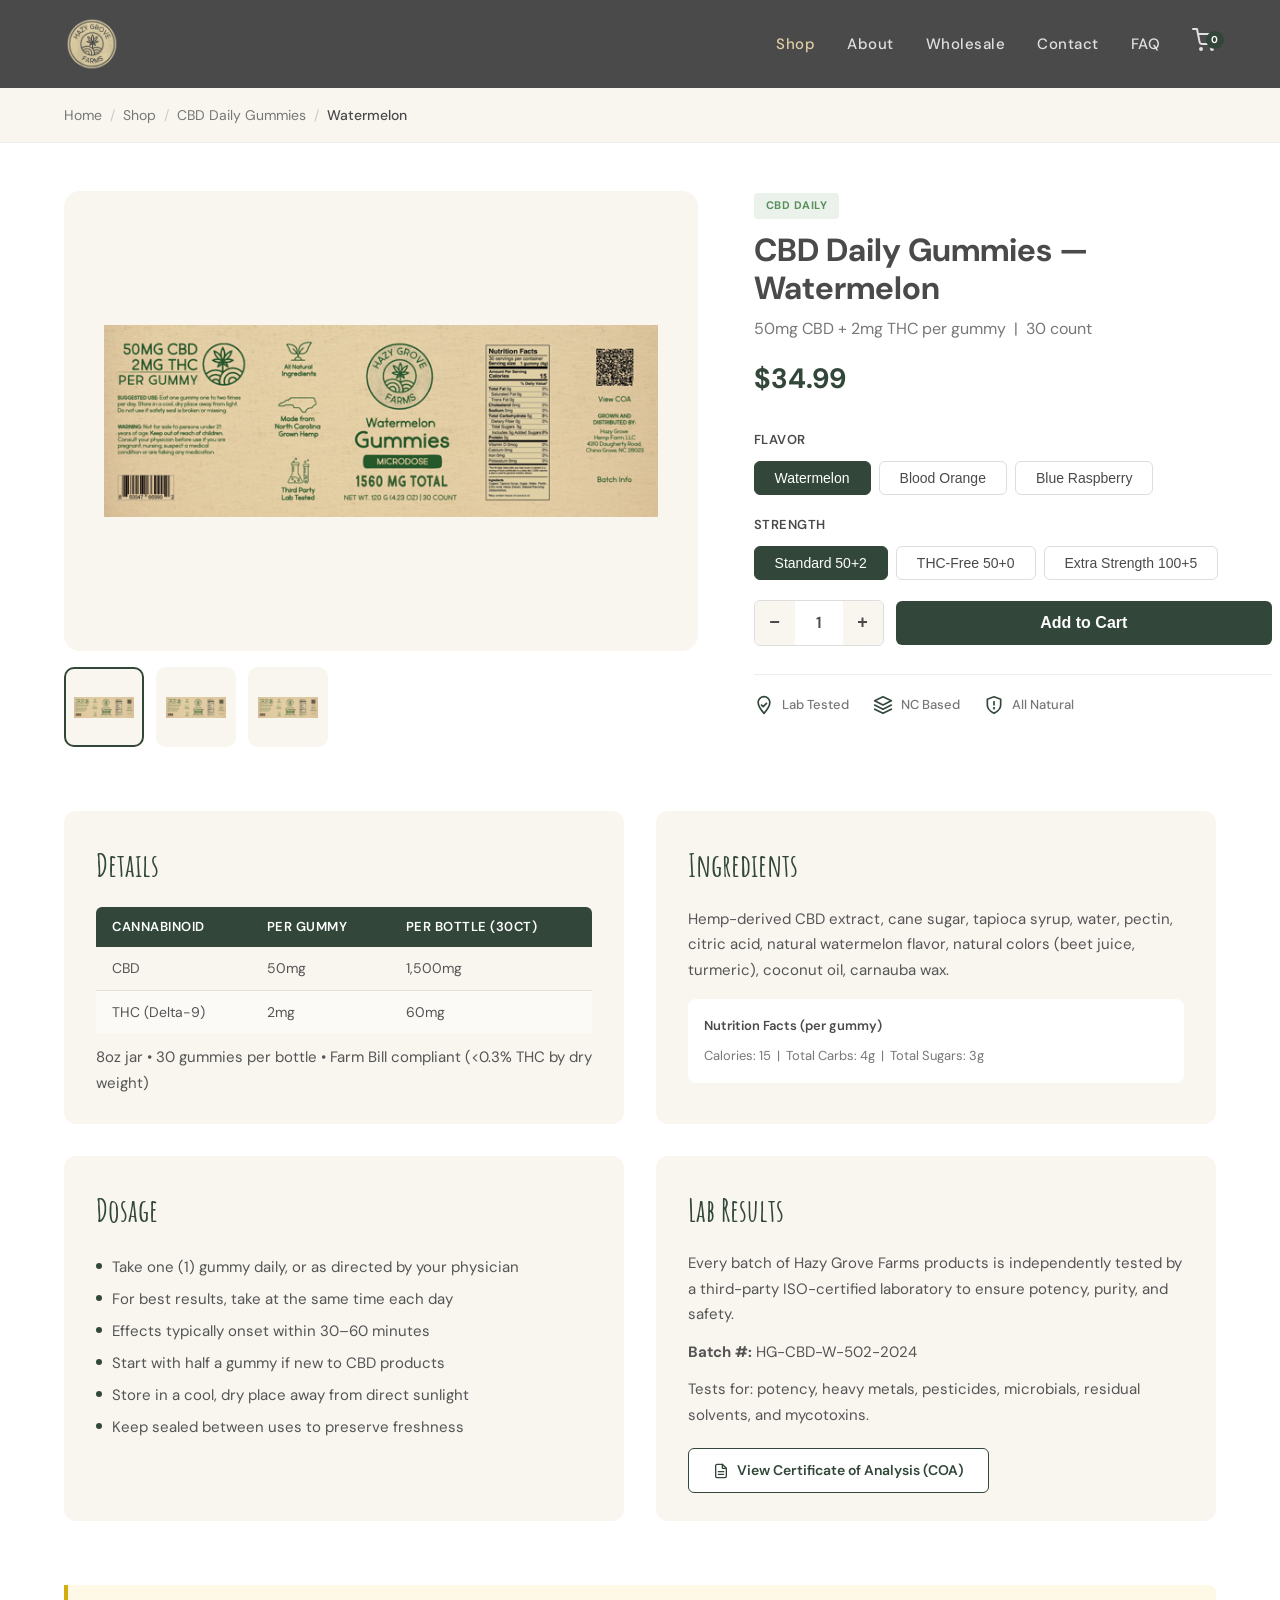
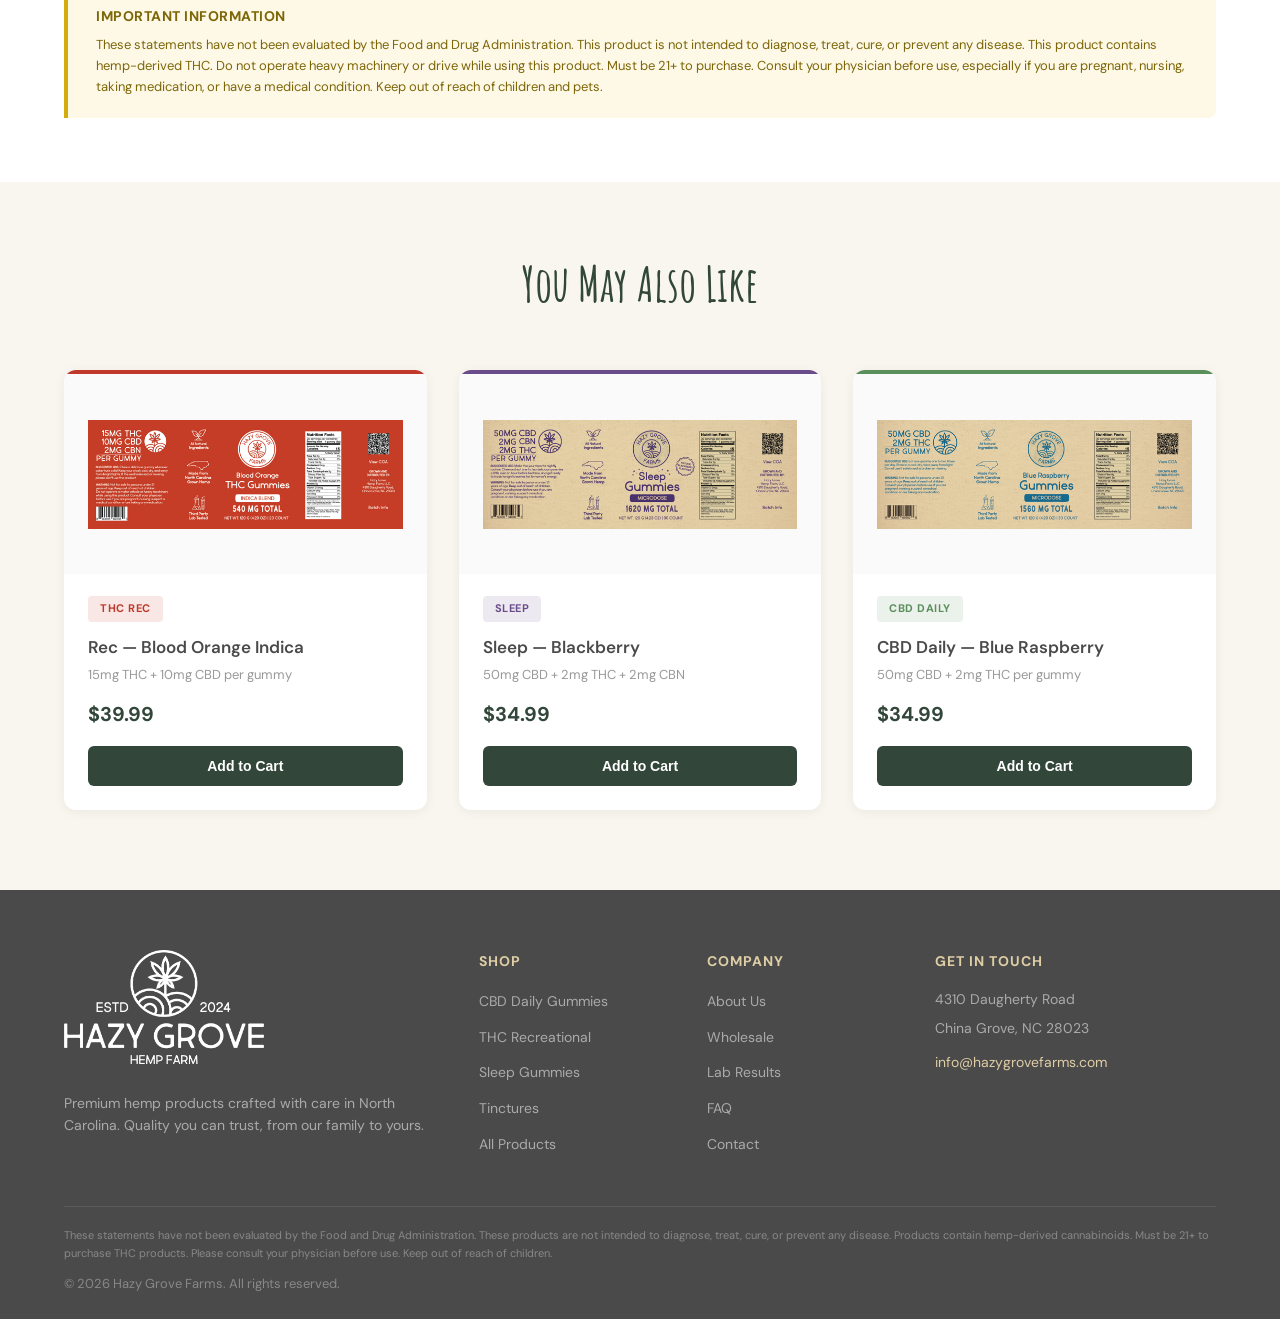
<file: product.html>
<!DOCTYPE html>
<html lang="en">
<head>
  <meta charset="UTF-8">
  <meta name="viewport" content="width=device-width, initial-scale=1.0">
  <title>CBD Daily Gummies — Watermelon — Hazy Grove Farms</title>
  <link rel="preconnect" href="https://fonts.googleapis.com">
  <link rel="preconnect" href="https://fonts.gstatic.com" crossorigin>
  <link href="https://fonts.googleapis.com/css2?family=Amatic+SC:wght@400;700&family=DM+Sans:ital,opsz,wght@0,9..40,300;0,9..40,400;0,9..40,500;0,9..40,600;0,9..40,700;1,9..40,400&display=swap" rel="stylesheet">
  <style>
    /* ============ RESET & BASE ============ */
    *, *::before, *::after { margin: 0; padding: 0; box-sizing: border-box; }
    html { scroll-behavior: smooth; }
    body {
      font-family: 'DM Sans', sans-serif;
      color: #4a4a4a;
      background: #fff;
      line-height: 1.6;
      -webkit-font-smoothing: antialiased;
    }
    img { max-width: 100%; height: auto; display: block; }
    a { text-decoration: none; color: inherit; }

    /* ============ DESIGN TOKENS ============ */
    :root {
      --charcoal: #4a4a4a;
      --hunter-green: #32473a;
      --hemp-paper: #dfcea5;
      --white: #ffffff;
      --cbd-green: #5a8f5c;
      --thc-red: #c0392b;
      --sleep-purple: #6b4c8a;
      --tincture-coral: #d97755;
      --light-bg: #f9f6f0;
    }

    .container {
      max-width: 1200px;
      margin: 0 auto;
      padding: 0 24px;
    }

    /* ============ NAVIGATION ============ */
    .nav {
      background: #4a4a4a;
      padding: 16px 0;
      position: relative;
      z-index: 100;
    }
    .nav .container {
      display: flex;
      align-items: center;
      justify-content: space-between;
    }
    .nav-logo {
      display: flex;
      align-items: center;
      gap: 12px;
    }
    .nav-logo img {
      height: 56px;
      width: 56px;
      object-fit: contain;
      flex-shrink: 0;
    }
    .nav-links {
      display: flex;
      align-items: center;
      gap: 32px;
      list-style: none;
    }
    .nav-links a {
      color: #e0e0e0;
      font-size: 15px;
      font-weight: 500;
      letter-spacing: 0.5px;
      transition: color 0.2s;
    }
    .nav-links a:hover { color: var(--hemp-paper); }
    .nav-links a.active { color: var(--hemp-paper); }
    .nav-cart {
      position: relative;
      color: #e0e0e0;
      cursor: pointer;
      transition: color 0.2s;
    }
    .nav-cart:hover { color: var(--hemp-paper); }
    .nav-cart-badge {
      position: absolute;
      top: -6px;
      right: -8px;
      background: var(--hunter-green);
      color: #fff;
      font-size: 10px;
      font-weight: 700;
      width: 18px;
      height: 18px;
      border-radius: 50%;
      display: flex;
      align-items: center;
      justify-content: center;
    }
    .nav-mobile-toggle {
      display: none;
      background: none;
      border: none;
      cursor: pointer;
      color: #e0e0e0;
    }

    /* ============ SHARED BUTTON ============ */
    .btn {
      display: inline-block;
      padding: 14px 40px;
      border-radius: 6px;
      font-size: 16px;
      font-weight: 600;
      letter-spacing: 0.5px;
      cursor: pointer;
      transition: all 0.25s;
      border: none;
    }
    .btn-primary {
      background: var(--hunter-green);
      color: var(--white);
    }
    .btn-primary:hover {
      background: #3d5a49;
      transform: translateY(-1px);
      box-shadow: 0 4px 16px rgba(50,71,58,0.3);
    }
    .btn-add-cart {
      width: 100%;
      padding: 12px;
      background: var(--hunter-green);
      color: var(--white);
      border: none;
      border-radius: 6px;
      font-size: 14px;
      font-weight: 600;
      cursor: pointer;
      transition: background 0.2s;
    }
    .btn-add-cart:hover {
      background: #3d5a49;
    }

    /* ============ BREADCRUMB ============ */
    .breadcrumb {
      padding: 16px 0;
      background: var(--light-bg);
      border-bottom: 1px solid #eee;
    }
    .breadcrumb .container {
      display: flex;
      align-items: center;
      gap: 8px;
      font-size: 14px;
      color: #999;
    }
    .breadcrumb a {
      color: #777;
      transition: color 0.2s;
    }
    .breadcrumb a:hover { color: var(--hunter-green); }
    .breadcrumb .separator { color: #ccc; }
    .breadcrumb .current { color: var(--charcoal); font-weight: 500; }

    /* ============ PRODUCT DETAIL ============ */
    .product-detail {
      padding: 48px 0 64px;
      background: var(--white);
    }
    .product-detail .container {
      display: grid;
      grid-template-columns: 55% 45%;
      gap: 56px;
      align-items: start;
    }

    /* Gallery */
    .product-gallery {}
    .product-gallery-main {
      background: var(--light-bg);
      border-radius: 16px;
      padding: 40px;
      display: flex;
      align-items: center;
      justify-content: center;
      min-height: 460px;
      margin-bottom: 16px;
    }
    .product-gallery-main img {
      max-height: 380px;
      width: auto;
      object-fit: contain;
    }
    .product-gallery-thumbs {
      display: flex;
      gap: 12px;
    }
    .product-gallery-thumb {
      width: 80px;
      height: 80px;
      border-radius: 10px;
      background: var(--light-bg);
      display: flex;
      align-items: center;
      justify-content: center;
      padding: 8px;
      border: 2px solid transparent;
      cursor: pointer;
      transition: border-color 0.2s;
    }
    .product-gallery-thumb.active {
      border-color: var(--hunter-green);
    }
    .product-gallery-thumb img {
      max-height: 60px;
      width: auto;
      object-fit: contain;
    }

    /* Product Info */
    .product-info {}
    .product-tag {
      display: inline-block;
      font-size: 11px;
      font-weight: 700;
      text-transform: uppercase;
      letter-spacing: 0.5px;
      padding: 4px 12px;
      border-radius: 4px;
      margin-bottom: 12px;
    }
    .tag-cbd { background: rgba(90,143,92,0.12); color: var(--cbd-green); }
    .tag-thc { background: rgba(192,57,43,0.12); color: var(--thc-red); }
    .tag-sleep { background: rgba(107,76,138,0.12); color: var(--sleep-purple); }
    .tag-tincture { background: rgba(217,119,85,0.12); color: var(--tincture-coral); }

    .product-info h1 {
      font-family: 'DM Sans', sans-serif;
      font-size: 32px;
      font-weight: 700;
      color: var(--charcoal);
      margin-bottom: 8px;
      line-height: 1.2;
    }
    .product-info .product-subtitle {
      font-size: 16px;
      color: #777;
      margin-bottom: 16px;
    }
    .product-info .product-price {
      font-size: 28px;
      font-weight: 700;
      color: var(--hunter-green);
      margin-bottom: 28px;
    }

    /* Variant Selectors */
    .variant-selector {
      margin-bottom: 20px;
    }
    .variant-selector-label {
      font-size: 13px;
      font-weight: 600;
      text-transform: uppercase;
      letter-spacing: 0.5px;
      color: var(--charcoal);
      margin-bottom: 10px;
    }
    .variant-selector-options {
      display: flex;
      flex-wrap: wrap;
      gap: 8px;
    }
    .variant-btn {
      padding: 8px 20px;
      border-radius: 6px;
      border: 1.5px solid #ddd;
      font-size: 14px;
      font-weight: 500;
      color: var(--charcoal);
      background: var(--white);
      cursor: pointer;
      transition: all 0.2s;
    }
    .variant-btn:hover {
      border-color: var(--hunter-green);
      color: var(--hunter-green);
    }
    .variant-btn.active {
      background: var(--hunter-green);
      color: var(--white);
      border-color: var(--hunter-green);
    }

    /* Actions */
    .product-actions {
      display: flex;
      gap: 12px;
      align-items: center;
      margin-bottom: 28px;
    }
    .qty-selector {
      display: flex;
      align-items: center;
      border: 1.5px solid #ddd;
      border-radius: 6px;
      overflow: hidden;
    }
    .qty-btn {
      width: 40px;
      height: 44px;
      border: none;
      background: var(--light-bg);
      font-size: 18px;
      font-weight: 600;
      color: var(--charcoal);
      cursor: pointer;
      transition: background 0.2s;
      display: flex;
      align-items: center;
      justify-content: center;
    }
    .qty-btn:hover { background: #ece5d5; }
    .qty-value {
      width: 48px;
      height: 44px;
      display: flex;
      align-items: center;
      justify-content: center;
      font-size: 16px;
      font-weight: 600;
      color: var(--charcoal);
      background: var(--white);
    }
    .btn-add-cart-large {
      flex: 1;
      padding: 12px 32px;
      background: var(--hunter-green);
      color: var(--white);
      border: none;
      border-radius: 6px;
      font-size: 16px;
      font-weight: 600;
      cursor: pointer;
      transition: background 0.2s;
      height: 44px;
    }
    .btn-add-cart-large:hover { background: #3d5a49; }

    /* Mini Trust Badges */
    .trust-badges-mini {
      display: flex;
      gap: 24px;
      padding: 20px 0;
      border-top: 1px solid #eee;
    }
    .trust-badge-mini {
      display: flex;
      align-items: center;
      gap: 8px;
      font-size: 13px;
      font-weight: 500;
      color: #777;
    }
    .trust-badge-mini svg {
      width: 20px;
      height: 20px;
      color: var(--hunter-green);
    }

    /* ============ PRODUCT INFO SECTIONS ============ */
    .product-info-sections {
      padding: 0 0 64px;
      background: var(--white);
    }
    .product-info-sections .container {
      display: grid;
      grid-template-columns: 1fr 1fr;
      gap: 32px;
    }
    .product-info-section {
      background: var(--light-bg);
      border-radius: 12px;
      padding: 28px 32px;
    }
    .product-info-section h3 {
      font-family: 'Amatic SC', cursive;
      font-size: 32px;
      font-weight: 700;
      color: var(--hunter-green);
      margin-bottom: 16px;
    }
    .product-info-section p {
      font-size: 15px;
      color: #555;
      line-height: 1.7;
      margin-bottom: 12px;
    }
    .product-info-section p:last-child { margin-bottom: 0; }
    .product-info-section ul {
      list-style: none;
      padding: 0;
    }
    .product-info-section ul li {
      font-size: 15px;
      color: #555;
      padding: 4px 0;
      padding-left: 16px;
      position: relative;
    }
    .product-info-section ul li::before {
      content: '';
      position: absolute;
      left: 0;
      top: 12px;
      width: 6px;
      height: 6px;
      border-radius: 50%;
      background: var(--hunter-green);
    }

    /* Cannabinoid Table */
    .cannabinoid-table {
      width: 100%;
      border-collapse: collapse;
      margin: 12px 0;
      font-size: 14px;
    }
    .cannabinoid-table th {
      text-align: left;
      padding: 10px 16px;
      background: var(--hunter-green);
      color: var(--white);
      font-weight: 600;
      font-size: 13px;
      text-transform: uppercase;
      letter-spacing: 0.5px;
    }
    .cannabinoid-table th:first-child { border-radius: 6px 0 0 0; }
    .cannabinoid-table th:last-child { border-radius: 0 6px 0 0; }
    .cannabinoid-table td {
      padding: 10px 16px;
      border-bottom: 1px solid #e5e0d5;
      color: #555;
    }
    .cannabinoid-table tr:last-child td { border-bottom: none; }
    .cannabinoid-table tr:nth-child(even) td { background: rgba(255,255,255,0.5); }

    /* COA Link */
    .coa-link {
      display: inline-flex;
      align-items: center;
      gap: 8px;
      padding: 10px 24px;
      background: var(--white);
      border: 1.5px solid var(--hunter-green);
      border-radius: 6px;
      font-size: 14px;
      font-weight: 600;
      color: var(--hunter-green);
      cursor: pointer;
      transition: all 0.2s;
      margin-top: 8px;
    }
    .coa-link:hover {
      background: var(--hunter-green);
      color: var(--white);
    }
    .coa-link svg {
      width: 16px;
      height: 16px;
    }

    /* ============ WARNING BANNER ============ */
    .warning-banner {
      margin: 0 0 64px;
    }
    .warning-banner .container > div {
      background: #fef9e7;
      border-left: 4px solid #d4ac0d;
      border-radius: 0 8px 8px 0;
      padding: 20px 28px;
    }
    .warning-banner h4 {
      font-size: 14px;
      font-weight: 700;
      color: #7d6608;
      margin-bottom: 8px;
      text-transform: uppercase;
      letter-spacing: 0.5px;
    }
    .warning-banner p {
      font-size: 13px;
      color: #7d6608;
      line-height: 1.6;
    }

    /* ============ RELATED PRODUCTS ============ */
    .related-products {
      padding: 64px 0 80px;
      background: var(--light-bg);
    }
    .section-heading {
      text-align: center;
      margin-bottom: 48px;
    }
    .section-heading h2 {
      font-family: 'Amatic SC', cursive;
      font-size: 48px;
      font-weight: 700;
      color: var(--hunter-green);
      margin-bottom: 8px;
    }
    .section-heading p {
      font-size: 17px;
      color: #777;
    }
    .related-grid {
      display: grid;
      grid-template-columns: repeat(3, 1fr);
      gap: 32px;
    }
    .product-card {
      background: var(--white);
      border-radius: 12px;
      overflow: hidden;
      box-shadow: 0 2px 12px rgba(0,0,0,0.06);
      transition: transform 0.25s, box-shadow 0.25s;
    }
    .product-card:hover {
      transform: translateY(-4px);
      box-shadow: 0 8px 24px rgba(0,0,0,0.1);
    }
    .product-card-accent {
      height: 4px;
      width: 100%;
    }
    .accent-green { background: var(--cbd-green); }
    .accent-red { background: var(--thc-red); }
    .accent-purple { background: var(--sleep-purple); }
    .accent-coral { background: var(--tincture-coral); }
    .product-card-img {
      height: 200px;
      display: flex;
      align-items: center;
      justify-content: center;
      padding: 24px;
      background: #fafafa;
    }
    .product-card-img img {
      max-height: 160px;
      width: auto;
      object-fit: contain;
    }
    .product-card-body {
      padding: 20px 24px 24px;
    }
    .product-card-body h3 {
      font-size: 17px;
      font-weight: 600;
      color: var(--charcoal);
      margin-bottom: 4px;
    }
    .product-card-body .product-subtitle {
      font-size: 13px;
      color: #999;
      margin-bottom: 12px;
    }
    .product-card-body .product-price {
      font-size: 20px;
      font-weight: 700;
      color: var(--hunter-green);
      margin-bottom: 16px;
    }

    /* ============ FOOTER ============ */
    .footer {
      background: var(--charcoal);
      color: #ccc;
      padding: 60px 0 24px;
    }
    .footer-top {
      display: grid;
      grid-template-columns: 2fr 1fr 1fr 1.5fr;
      gap: 40px;
      margin-bottom: 40px;
      align-items: start;
    }
    .footer-brand {
      display: flex;
      flex-direction: column;
      gap: 12px;
      align-self: start;
    }
    .footer-brand-logo {
      display: flex;
      align-items: center;
      gap: 14px;
    }
    .footer-brand-logo img {
      width: 200px;
      height: auto;
      object-fit: contain;
      margin-bottom: 16px;
    }
    .footer-brand p {
      font-size: 14px;
      line-height: 1.6;
      color: #aaa;
    }
    .footer h4 {
      font-size: 14px;
      font-weight: 700;
      text-transform: uppercase;
      letter-spacing: 1px;
      color: var(--hemp-paper);
      margin-bottom: 16px;
    }
    .footer ul {
      list-style: none;
    }
    .footer ul li {
      margin-bottom: 10px;
    }
    .footer ul a {
      color: #aaa;
      font-size: 14px;
      transition: color 0.2s;
    }
    .footer ul a:hover { color: var(--hemp-paper); }
    .footer-contact p {
      font-size: 14px;
      color: #aaa;
      margin-bottom: 6px;
    }
    .footer-bottom {
      border-top: 1px solid #5a5a5a;
      padding-top: 20px;
    }
    .footer-disclaimer {
      font-size: 11px;
      color: #888;
      line-height: 1.6;
      margin-bottom: 12px;
    }
    .footer-copyright {
      font-size: 13px;
      color: #888;
    }

    /* ============ RESPONSIVE ============ */
    @media (max-width: 1024px) {
      .footer-top { grid-template-columns: 1fr 1fr; }
    }

    @media (max-width: 768px) {
      .nav-links { display: none; }
      .nav-mobile-toggle { display: block; }

      .product-detail .container {
        grid-template-columns: 1fr;
        gap: 32px;
      }
      .product-gallery-main { min-height: 320px; padding: 24px; }
      .product-gallery-main img { max-height: 260px; }

      .product-info-sections .container {
        grid-template-columns: 1fr;
      }

      .related-grid { grid-template-columns: 1fr; gap: 20px; }

      .footer-top { grid-template-columns: 1fr; gap: 32px; }
    }

    @media (max-width: 480px) {
      .product-info h1 { font-size: 26px; }
      .product-info .product-price { font-size: 24px; }
      .section-heading h2 { font-size: 36px; }
      .trust-badges-mini { flex-direction: column; gap: 12px; }
      .product-actions { flex-direction: column; }
      .btn-add-cart-large { width: 100%; }
    }
  </style>
</head>
<body>

  <!-- ==================== NAVIGATION ==================== -->
  <nav class="nav">
    <div class="container">
      <a href="index.html" class="nav-logo">
        <img src="images/logo-nav.png" alt="Hazy Grove Farms">
      </a>

      <ul class="nav-links">
        <li><a href="collection.html" class="active">Shop</a></li>
        <li><a href="about.html">About</a></li>
        <li><a href="wholesale.html">Wholesale</a></li>
        <li><a href="contact.html">Contact</a></li>
        <li><a href="faq.html">FAQ</a></li>
        <li>
          <a href="#" class="nav-cart">
            <svg width="24" height="24" viewBox="0 0 24 24" fill="none" stroke="currentColor" stroke-width="2" stroke-linecap="round" stroke-linejoin="round">
              <circle cx="9" cy="21" r="1"/><circle cx="20" cy="21" r="1"/>
              <path d="M1 1h4l2.68 13.39a2 2 0 0 0 2 1.61h9.72a2 2 0 0 0 2-1.61L23 6H6"/>
            </svg>
            <span class="nav-cart-badge">0</span>
          </a>
        </li>
      </ul>

      <button class="nav-mobile-toggle" aria-label="Menu">
        <svg width="28" height="28" viewBox="0 0 24 24" fill="none" stroke="currentColor" stroke-width="2" stroke-linecap="round">
          <line x1="3" y1="6" x2="21" y2="6"/>
          <line x1="3" y1="12" x2="21" y2="12"/>
          <line x1="3" y1="18" x2="21" y2="18"/>
        </svg>
      </button>
    </div>
  </nav>

  <!-- ==================== BREADCRUMB ==================== -->
  <div class="breadcrumb">
    <div class="container">
      <a href="index.html">Home</a>
      <span class="separator">/</span>
      <a href="collection.html">Shop</a>
      <span class="separator">/</span>
      <a href="collection.html">CBD Daily Gummies</a>
      <span class="separator">/</span>
      <span class="current">Watermelon</span>
    </div>
  </div>

  <!-- ==================== PRODUCT DETAIL ==================== -->
  <section class="product-detail">
    <div class="container">

      <!-- Left: Gallery -->
      <div class="product-gallery">
        <div class="product-gallery-main">
          <img src="images/labels/featured-cbd-watermelon.png" alt="CBD Daily Gummies — Watermelon">
        </div>
        <div class="product-gallery-thumbs">
          <div class="product-gallery-thumb active">
            <img src="images/labels/featured-cbd-watermelon.png" alt="Front label">
          </div>
          <div class="product-gallery-thumb">
            <img src="images/labels/cbd-daily-w.png" alt="Back label">
          </div>
          <div class="product-gallery-thumb">
            <img src="images/labels/cbd-daily.png" alt="Category shot">
          </div>
        </div>
      </div>

      <!-- Right: Product Info -->
      <div class="product-info">
        <span class="product-tag tag-cbd">CBD Daily</span>
        <h1>CBD Daily Gummies — Watermelon</h1>
        <p class="product-subtitle">50mg CBD + 2mg THC per gummy &nbsp;|&nbsp; 30 count</p>
        <p class="product-price">$34.99</p>

        <!-- Flavor Selector -->
        <div class="variant-selector">
          <p class="variant-selector-label">Flavor</p>
          <div class="variant-selector-options">
            <button class="variant-btn active">Watermelon</button>
            <button class="variant-btn">Blood Orange</button>
            <button class="variant-btn">Blue Raspberry</button>
          </div>
        </div>

        <!-- Strength Selector -->
        <div class="variant-selector">
          <p class="variant-selector-label">Strength</p>
          <div class="variant-selector-options">
            <button class="variant-btn active">Standard 50+2</button>
            <button class="variant-btn">THC-Free 50+0</button>
            <button class="variant-btn">Extra Strength 100+5</button>
          </div>
        </div>

        <!-- Quantity + Add to Cart -->
        <div class="product-actions">
          <div class="qty-selector">
            <button class="qty-btn">−</button>
            <div class="qty-value">1</div>
            <button class="qty-btn">+</button>
          </div>
          <button class="btn-add-cart-large">Add to Cart</button>
        </div>

        <!-- Mini Trust Badges -->
        <div class="trust-badges-mini">
          <div class="trust-badge-mini">
            <svg viewBox="0 0 24 24" fill="none" stroke="currentColor" stroke-width="2" stroke-linecap="round" stroke-linejoin="round">
              <path d="M9 12l2 2 4-4"/>
              <path d="M12 2a7 7 0 0 0-7 7c0 5 7 13 7 13s7-8 7-13a7 7 0 0 0-7-7z"/>
            </svg>
            Lab Tested
          </div>
          <div class="trust-badge-mini">
            <svg viewBox="0 0 24 24" fill="none" stroke="currentColor" stroke-width="2" stroke-linecap="round" stroke-linejoin="round">
              <path d="M12 2L2 7l10 5 10-5-10-5z"/>
              <path d="M2 17l10 5 10-5"/>
              <path d="M2 12l10 5 10-5"/>
            </svg>
            NC Based
          </div>
          <div class="trust-badge-mini">
            <svg viewBox="0 0 24 24" fill="none" stroke="currentColor" stroke-width="2" stroke-linecap="round" stroke-linejoin="round">
              <path d="M12 22s8-4 8-10V5l-8-3-8 3v7c0 6 8 10 8 10z"/>
              <path d="M12 8v4"/>
              <circle cx="12" cy="16" r="0.5" fill="currentColor"/>
            </svg>
            All Natural
          </div>
        </div>
      </div>

    </div>
  </section>

  <!-- ==================== PRODUCT INFO SECTIONS ==================== -->
  <section class="product-info-sections">
    <div class="container">

      <!-- Details -->
      <div class="product-info-section">
        <h3>Details</h3>
        <table class="cannabinoid-table">
          <thead>
            <tr>
              <th>Cannabinoid</th>
              <th>Per Gummy</th>
              <th>Per Bottle (30ct)</th>
            </tr>
          </thead>
          <tbody>
            <tr>
              <td>CBD</td>
              <td>50mg</td>
              <td>1,500mg</td>
            </tr>
            <tr>
              <td>THC (Delta-9)</td>
              <td>2mg</td>
              <td>60mg</td>
            </tr>
          </tbody>
        </table>
        <p style="margin-top: 12px;">8oz jar &bull; 30 gummies per bottle &bull; Farm Bill compliant (&lt;0.3% THC by dry weight)</p>
      </div>

      <!-- Ingredients -->
      <div class="product-info-section">
        <h3>Ingredients</h3>
        <p>Hemp-derived CBD extract, cane sugar, tapioca syrup, water, pectin, citric acid, natural watermelon flavor, natural colors (beet juice, turmeric), coconut oil, carnauba wax.</p>
        <div style="margin-top: 16px; padding: 16px; background: var(--white); border-radius: 8px;">
          <p style="font-size: 13px; font-weight: 600; color: var(--charcoal); margin-bottom: 8px;">Nutrition Facts (per gummy)</p>
          <p style="font-size: 13px; color: #777; margin-bottom: 0;">Calories: 15 &nbsp;|&nbsp; Total Carbs: 4g &nbsp;|&nbsp; Total Sugars: 3g</p>
        </div>
      </div>

      <!-- Dosage -->
      <div class="product-info-section">
        <h3>Dosage</h3>
        <ul>
          <li>Take one (1) gummy daily, or as directed by your physician</li>
          <li>For best results, take at the same time each day</li>
          <li>Effects typically onset within 30–60 minutes</li>
          <li>Start with half a gummy if new to CBD products</li>
          <li>Store in a cool, dry place away from direct sunlight</li>
          <li>Keep sealed between uses to preserve freshness</li>
        </ul>
      </div>

      <!-- Lab Results -->
      <div class="product-info-section">
        <h3>Lab Results</h3>
        <p>Every batch of Hazy Grove Farms products is independently tested by a third-party ISO-certified laboratory to ensure potency, purity, and safety.</p>
        <p><strong>Batch #:</strong> HG-CBD-W-502-2024</p>
        <p>Tests for: potency, heavy metals, pesticides, microbials, residual solvents, and mycotoxins.</p>
        <a href="#" class="coa-link">
          <svg viewBox="0 0 24 24" fill="none" stroke="currentColor" stroke-width="2" stroke-linecap="round" stroke-linejoin="round">
            <path d="M14 2H6a2 2 0 0 0-2 2v16a2 2 0 0 0 2 2h12a2 2 0 0 0 2-2V8z"/>
            <polyline points="14 2 14 8 20 8"/>
            <line x1="16" y1="13" x2="8" y2="13"/>
            <line x1="16" y1="17" x2="8" y2="17"/>
          </svg>
          View Certificate of Analysis (COA)
        </a>
      </div>

    </div>
  </section>

  <!-- ==================== WARNING BANNER ==================== -->
  <section class="warning-banner">
    <div class="container">
      <div>
        <h4>Important Information</h4>
        <p>These statements have not been evaluated by the Food and Drug Administration. This product is not intended to diagnose, treat, cure, or prevent any disease. This product contains hemp-derived THC. Do not operate heavy machinery or drive while using this product. Must be 21+ to purchase. Consult your physician before use, especially if you are pregnant, nursing, taking medication, or have a medical condition. Keep out of reach of children and pets.</p>
      </div>
    </div>
  </section>

  <!-- ==================== RELATED PRODUCTS ==================== -->
  <section class="related-products">
    <div class="container">
      <div class="section-heading">
        <h2>You May Also Like</h2>
      </div>
      <div class="related-grid">
        <!-- THC Rec Blood Orange Indica -->
        <a href="product.html" class="product-card">
          <div class="product-card-accent accent-red"></div>
          <div class="product-card-img">
            <img src="images/labels/rec-bo-indica.png" alt="THC Rec Blood Orange Indica Gummies">
          </div>
          <div class="product-card-body">
            <span class="product-tag tag-thc">THC Rec</span>
            <h3>Rec — Blood Orange Indica</h3>
            <p class="product-subtitle">15mg THC + 10mg CBD per gummy</p>
            <p class="product-price">$39.99</p>
            <button class="btn-add-cart">Add to Cart</button>
          </div>
        </a>
        <!-- Sleep Blackberry -->
        <a href="product.html" class="product-card">
          <div class="product-card-accent accent-purple"></div>
          <div class="product-card-img">
            <img src="images/labels/sleep-bb-50-2-2.png" alt="Sleep Blackberry Gummies">
          </div>
          <div class="product-card-body">
            <span class="product-tag tag-sleep">Sleep</span>
            <h3>Sleep — Blackberry</h3>
            <p class="product-subtitle">50mg CBD + 2mg THC + 2mg CBN</p>
            <p class="product-price">$34.99</p>
            <button class="btn-add-cart">Add to Cart</button>
          </div>
        </a>
        <!-- CBD Daily Blue Raspberry -->
        <a href="product.html" class="product-card">
          <div class="product-card-accent accent-green"></div>
          <div class="product-card-img">
            <img src="images/labels/cbd-daily-br.png" alt="CBD Daily Blue Raspberry Gummies">
          </div>
          <div class="product-card-body">
            <span class="product-tag tag-cbd">CBD Daily</span>
            <h3>CBD Daily — Blue Raspberry</h3>
            <p class="product-subtitle">50mg CBD + 2mg THC per gummy</p>
            <p class="product-price">$34.99</p>
            <button class="btn-add-cart">Add to Cart</button>
          </div>
        </a>
      </div>
    </div>
  </section>

  <!-- ==================== FOOTER ==================== -->
  <footer class="footer">
    <div class="container">
      <div class="footer-top">
        <div class="footer-brand">
          <div class="footer-brand-logo">
            <img src="images/logo-footer-full.png" alt="Hazy Grove Hemp Farm" style="filter: invert(1);">
          </div>
          <p>Premium hemp products crafted with care in North Carolina. Quality you can trust, from our family to yours.</p>
        </div>

        <div>
          <h4>Shop</h4>
          <ul>
            <li><a href="collection.html">CBD Daily Gummies</a></li>
            <li><a href="collection.html">THC Recreational</a></li>
            <li><a href="collection.html">Sleep Gummies</a></li>
            <li><a href="collection.html">Tinctures</a></li>
            <li><a href="collection.html">All Products</a></li>
          </ul>
        </div>

        <div>
          <h4>Company</h4>
          <ul>
            <li><a href="#">About Us</a></li>
            <li><a href="wholesale.html">Wholesale</a></li>
            <li><a href="#">Lab Results</a></li>
            <li><a href="#">FAQ</a></li>
            <li><a href="contact.html">Contact</a></li>
          </ul>
        </div>

        <div class="footer-contact">
          <h4>Get in Touch</h4>
          <p>4310 Daugherty Road</p>
          <p>China Grove, NC 28023</p>
          <p style="margin-top: 12px;"><a href="mailto:info@hazygrovefarms.com" style="color: var(--hemp-paper);">info@hazygrovefarms.com</a></p>
        </div>
      </div>

      <div class="footer-bottom">
        <p class="footer-disclaimer">These statements have not been evaluated by the Food and Drug Administration. These products are not intended to diagnose, treat, cure, or prevent any disease. Products contain hemp-derived cannabinoids. Must be 21+ to purchase THC products. Please consult your physician before use. Keep out of reach of children.</p>
        <p class="footer-copyright">&copy; 2026 Hazy Grove Farms. All rights reserved.</p>
      </div>
    </div>
  </footer>

<script src="https://mcp.figma.com/mcp/html-to-design/capture.js" async></script>
</body>
</html>
</file>
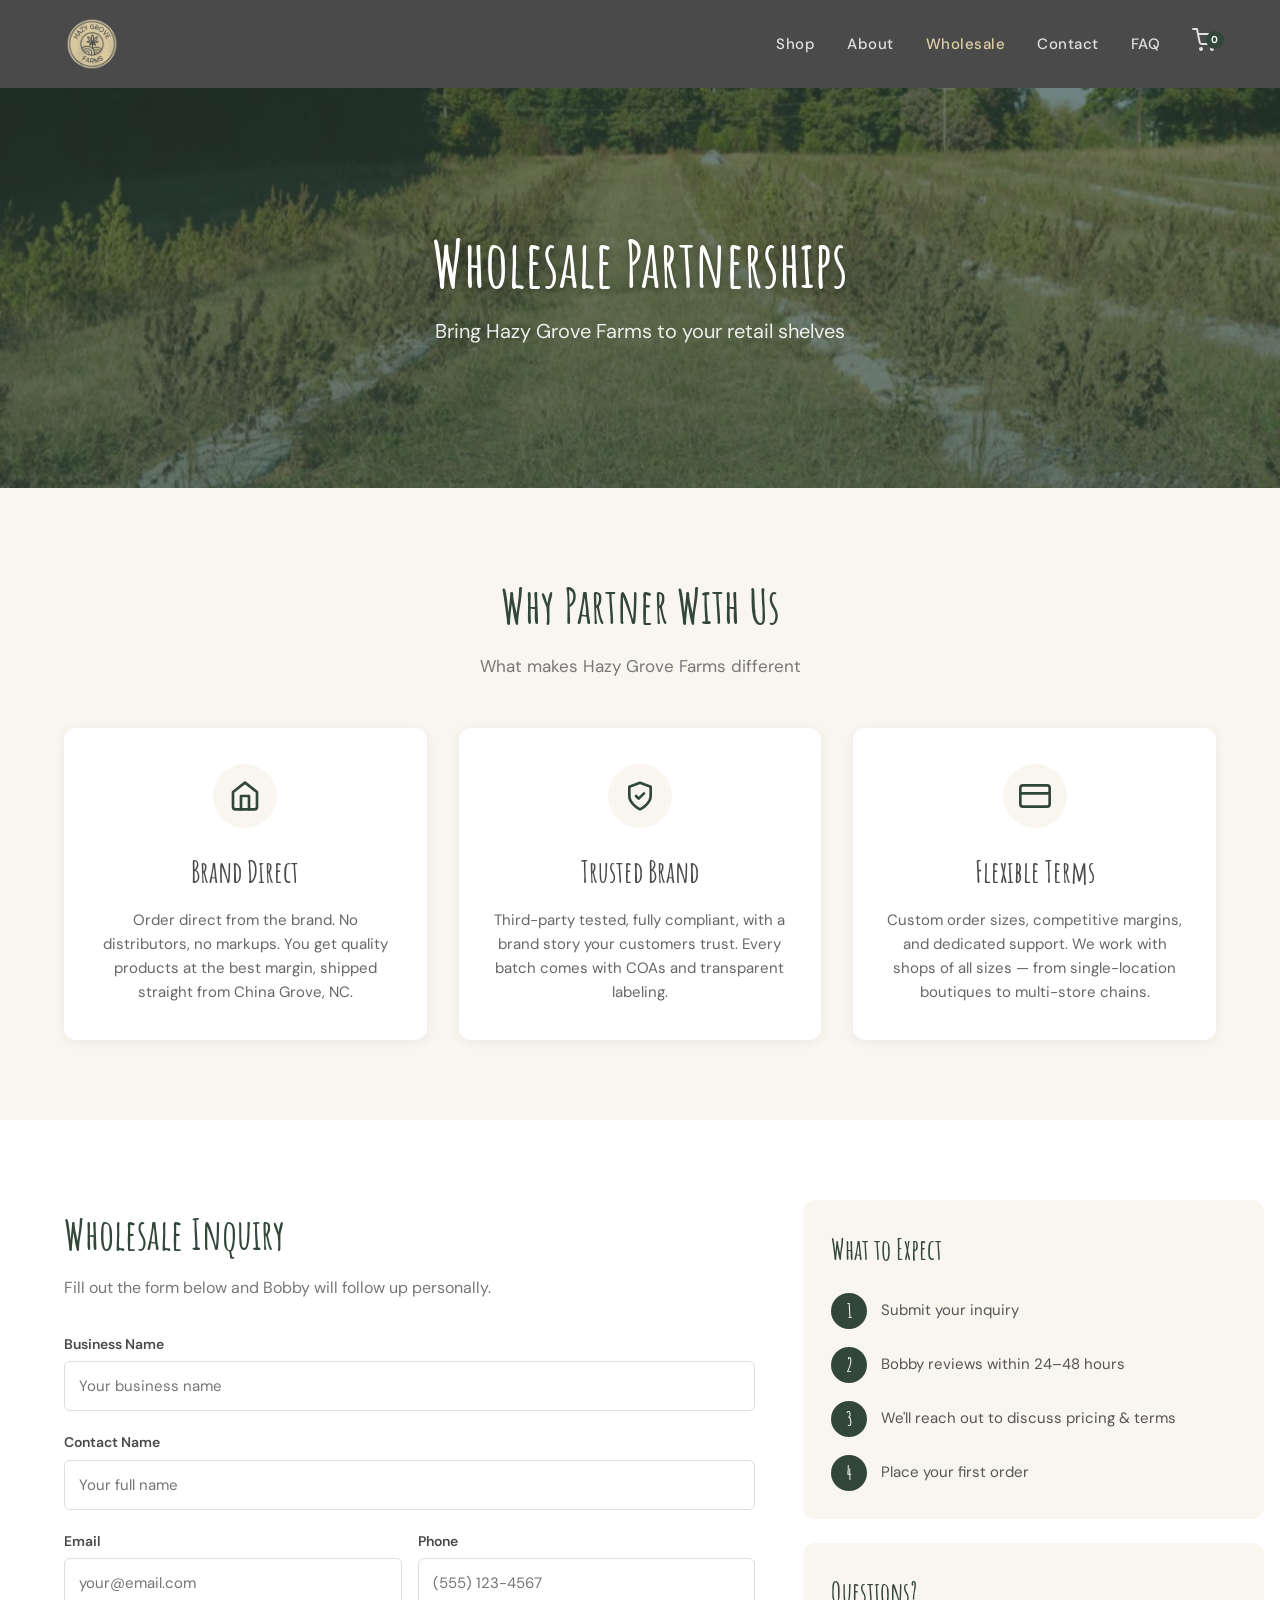
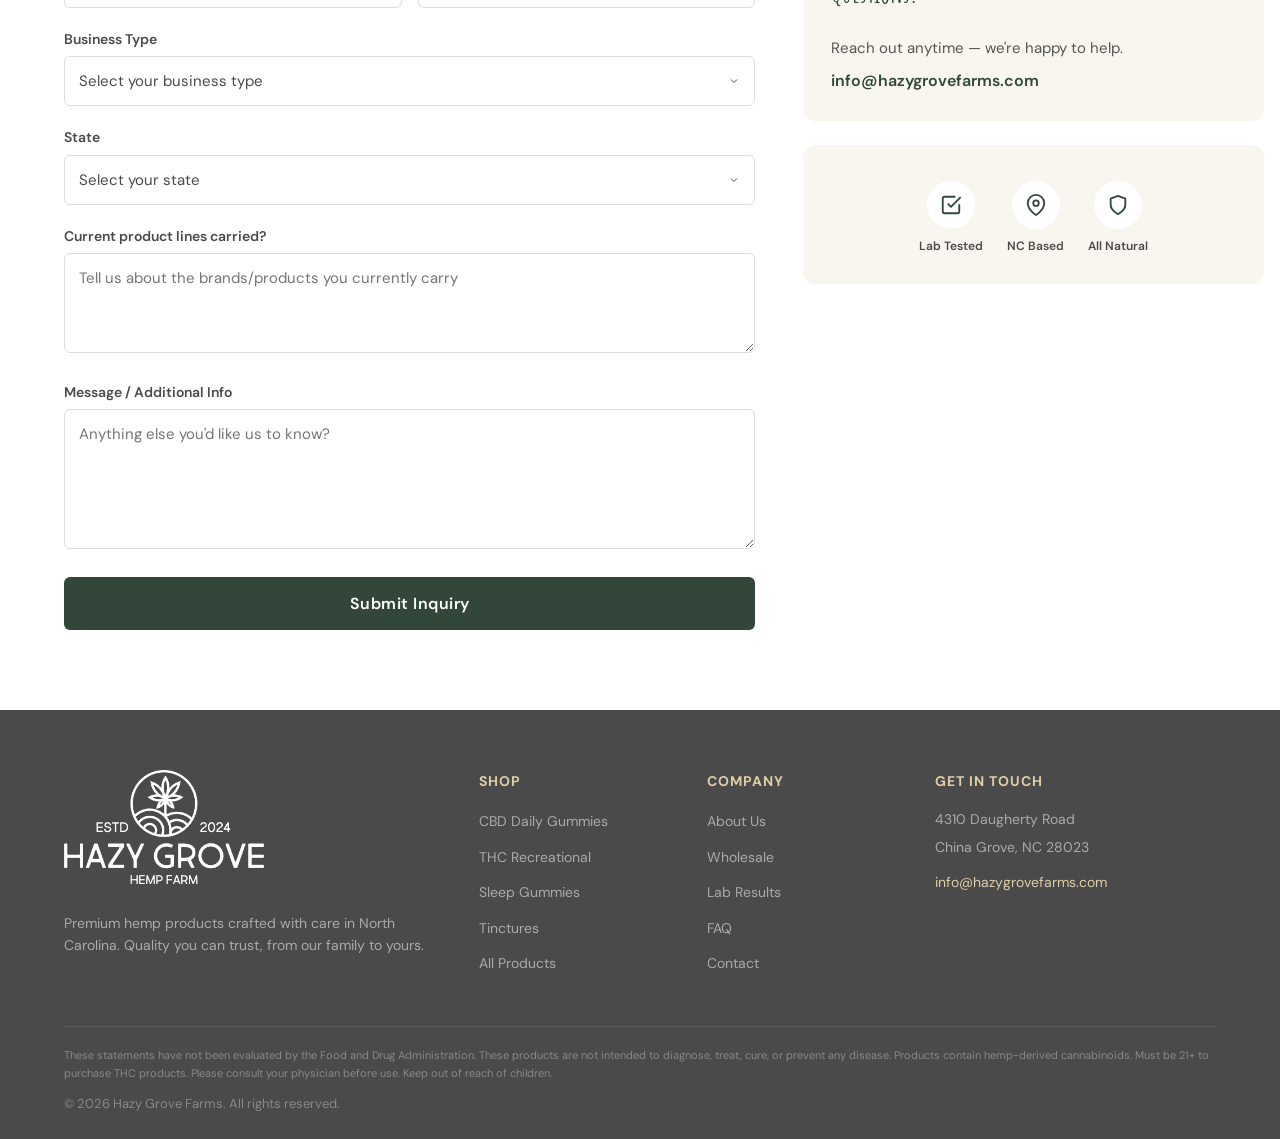
<file: wholesale.html>
<!DOCTYPE html>
<html lang="en">
<head>
  <meta charset="UTF-8">
  <meta name="viewport" content="width=device-width, initial-scale=1.0">
  <title>Wholesale — Hazy Grove Farms</title>
  <link rel="preconnect" href="https://fonts.googleapis.com">
  <link rel="preconnect" href="https://fonts.gstatic.com" crossorigin>
  <link href="https://fonts.googleapis.com/css2?family=Amatic+SC:wght@400;700&family=DM+Sans:ital,opsz,wght@0,9..40,300;0,9..40,400;0,9..40,500;0,9..40,600;0,9..40,700;1,9..40,400&display=swap" rel="stylesheet">
  <style>
    /* ============ RESET & BASE ============ */
    *, *::before, *::after { margin: 0; padding: 0; box-sizing: border-box; }
    html { scroll-behavior: smooth; }
    body {
      font-family: 'DM Sans', sans-serif;
      color: #4a4a4a;
      background: #fff;
      line-height: 1.6;
      -webkit-font-smoothing: antialiased;
    }
    img { max-width: 100%; height: auto; display: block; }
    a { text-decoration: none; color: inherit; }

    /* ============ DESIGN TOKENS ============ */
    :root {
      --charcoal: #4a4a4a;
      --hunter-green: #32473a;
      --hemp-paper: #dfcea5;
      --white: #ffffff;
      --light-bg: #f9f6f0;
    }

    .container {
      max-width: 1200px;
      margin: 0 auto;
      padding: 0 24px;
    }

    /* ============ NAVIGATION ============ */
    .nav {
      background: #4a4a4a;
      padding: 16px 0;
      position: relative;
      z-index: 100;
    }
    .nav .container {
      display: flex;
      align-items: center;
      justify-content: space-between;
    }
    .nav-logo {
      display: flex;
      align-items: center;
      gap: 12px;
    }
    .nav-logo img {
      height: 56px;
      width: 56px;
      object-fit: contain;
      flex-shrink: 0;
    }
    .nav-links {
      display: flex;
      align-items: center;
      gap: 32px;
      list-style: none;
    }
    .nav-links a {
      color: #e0e0e0;
      font-size: 15px;
      font-weight: 500;
      letter-spacing: 0.5px;
      transition: color 0.2s;
    }
    .nav-links a:hover { color: var(--hemp-paper); }
    .nav-links a.active { color: var(--hemp-paper); }
    .nav-cart {
      position: relative;
      color: #e0e0e0;
      cursor: pointer;
      transition: color 0.2s;
    }
    .nav-cart:hover { color: var(--hemp-paper); }
    .nav-cart-badge {
      position: absolute;
      top: -6px;
      right: -8px;
      background: var(--hunter-green);
      color: #fff;
      font-size: 10px;
      font-weight: 700;
      width: 18px;
      height: 18px;
      border-radius: 50%;
      display: flex;
      align-items: center;
      justify-content: center;
    }
    .nav-mobile-toggle {
      display: none;
      background: none;
      border: none;
      cursor: pointer;
      color: #e0e0e0;
    }

    /* ============ BUTTONS ============ */
    .btn {
      display: inline-block;
      padding: 14px 40px;
      border-radius: 6px;
      font-size: 16px;
      font-weight: 600;
      letter-spacing: 0.5px;
      cursor: pointer;
      transition: all 0.25s;
      border: none;
    }
    .btn-primary {
      background: var(--hunter-green);
      color: var(--white);
    }
    .btn-primary:hover {
      background: #3d5a49;
      transform: translateY(-1px);
      box-shadow: 0 4px 16px rgba(50,71,58,0.3);
    }

    /* ============ WHOLESALE HERO ============ */
    .wholesale-hero {
      position: relative;
      min-height: 400px;
      display: flex;
      align-items: center;
      justify-content: center;
      text-align: center;
      background: url('images/farm/about-field.jpg') center/cover no-repeat;
    }
    .wholesale-hero::before {
      content: '';
      position: absolute;
      inset: 0;
      background: linear-gradient(
        to bottom,
        rgba(50, 71, 58, 0.6) 0%,
        rgba(50, 71, 58, 0.75) 100%
      );
    }
    .wholesale-hero-content {
      position: relative;
      z-index: 1;
      max-width: 700px;
      padding: 60px 24px;
    }
    .wholesale-hero h1 {
      font-family: 'Amatic SC', cursive;
      font-size: 64px;
      font-weight: 700;
      color: var(--white);
      line-height: 1.1;
      margin-bottom: 16px;
      text-shadow: 0 2px 8px rgba(0,0,0,0.3);
    }
    .wholesale-hero p {
      font-size: 20px;
      color: rgba(255,255,255,0.9);
      font-weight: 400;
    }

    /* ============ WHY PARTNER ============ */
    .why-partner {
      padding: 80px 0;
      background: var(--light-bg);
    }
    .section-heading {
      text-align: center;
      margin-bottom: 48px;
    }
    .section-heading h2 {
      font-family: 'Amatic SC', cursive;
      font-size: 48px;
      font-weight: 700;
      color: var(--hunter-green);
      margin-bottom: 8px;
    }
    .section-heading p {
      font-size: 17px;
      color: #777;
    }
    .values-grid {
      display: grid;
      grid-template-columns: repeat(3, 1fr);
      gap: 32px;
    }
    .value-card {
      background: var(--white);
      border-radius: 12px;
      padding: 36px 32px;
      text-align: center;
      box-shadow: 0 2px 12px rgba(0,0,0,0.06);
    }
    .value-card-icon {
      width: 64px;
      height: 64px;
      border-radius: 50%;
      background: var(--light-bg);
      display: flex;
      align-items: center;
      justify-content: center;
      margin: 0 auto 20px;
    }
    .value-card-icon svg {
      width: 32px;
      height: 32px;
      color: var(--hunter-green);
    }
    .value-card h3 {
      font-family: 'Amatic SC', cursive;
      font-size: 30px;
      font-weight: 700;
      color: var(--charcoal);
      margin-bottom: 12px;
    }
    .value-card p {
      font-size: 15px;
      color: #666;
      line-height: 1.6;
    }

    /* ============ WHOLESALE FORM SECTION ============ */
    .wholesale-form-section {
      padding: 80px 0;
      background: var(--white);
    }
    .wholesale-form-section .container {
      display: grid;
      grid-template-columns: 60% 40%;
      gap: 48px;
      align-items: start;
    }

    /* ============ FORM STYLES ============ */
    .wholesale-form h2 {
      font-family: 'Amatic SC', cursive;
      font-size: 42px;
      font-weight: 700;
      color: var(--hunter-green);
      margin-bottom: 8px;
    }
    .wholesale-form > p {
      font-size: 16px;
      color: #777;
      margin-bottom: 32px;
    }
    .form-group {
      margin-bottom: 20px;
    }
    .form-label {
      display: block;
      font-size: 14px;
      font-weight: 600;
      color: var(--charcoal);
      margin-bottom: 6px;
    }
    .form-input,
    .form-textarea,
    .form-select {
      width: 100%;
      background: var(--white);
      border: 1.5px solid #ddd;
      border-radius: 6px;
      padding: 14px;
      font-family: 'DM Sans', sans-serif;
      font-size: 15px;
      color: var(--charcoal);
      transition: border-color 0.2s;
    }
    .form-input:focus,
    .form-textarea:focus,
    .form-select:focus {
      outline: none;
      border-color: var(--hunter-green);
    }
    .form-textarea {
      resize: vertical;
      min-height: 100px;
    }
    .form-textarea.tall {
      min-height: 140px;
    }
    .form-select {
      appearance: none;
      background-image: url("data:image/svg+xml,%3Csvg xmlns='http://www.w3.org/2000/svg' width='12' height='12' viewBox='0 0 24 24' fill='none' stroke='%234a4a4a' stroke-width='2'%3E%3Cpolyline points='6 9 12 15 18 9'/%3E%3C/svg%3E");
      background-repeat: no-repeat;
      background-position: right 14px center;
      cursor: pointer;
    }
    .form-row {
      display: grid;
      grid-template-columns: 1fr 1fr;
      gap: 16px;
    }
    .form-submit {
      width: 100%;
      padding: 16px;
      background: var(--hunter-green);
      color: var(--white);
      border: none;
      border-radius: 6px;
      font-family: 'DM Sans', sans-serif;
      font-size: 16px;
      font-weight: 600;
      letter-spacing: 0.5px;
      cursor: pointer;
      transition: all 0.25s;
    }
    .form-submit:hover {
      background: #3d5a49;
      transform: translateY(-1px);
      box-shadow: 0 4px 16px rgba(50,71,58,0.3);
    }

    /* ============ WHOLESALE SIDEBAR ============ */
    .wholesale-sidebar {
      display: flex;
      flex-direction: column;
      gap: 24px;
    }
    .sidebar-card {
      background: var(--light-bg);
      border-radius: 12px;
      padding: 28px;
    }
    .sidebar-card h3 {
      font-family: 'Amatic SC', cursive;
      font-size: 28px;
      font-weight: 700;
      color: var(--hunter-green);
      margin-bottom: 20px;
    }
    .sidebar-step {
      display: flex;
      align-items: flex-start;
      gap: 14px;
      margin-bottom: 18px;
    }
    .sidebar-step:last-child {
      margin-bottom: 0;
    }
    .sidebar-step-number {
      width: 36px;
      height: 36px;
      border-radius: 50%;
      background: var(--hunter-green);
      color: var(--white);
      font-family: 'Amatic SC', cursive;
      font-size: 20px;
      font-weight: 700;
      display: flex;
      align-items: center;
      justify-content: center;
      flex-shrink: 0;
    }
    .sidebar-step p {
      font-size: 15px;
      color: #555;
      line-height: 1.5;
      padding-top: 6px;
    }

    .sidebar-card.questions p {
      font-size: 15px;
      color: #555;
      margin-bottom: 8px;
    }
    .sidebar-card.questions a {
      color: var(--hunter-green);
      font-weight: 600;
    }

    /* Trust badges */
    .trust-badges {
      display: flex;
      justify-content: center;
      gap: 24px;
      margin-top: 8px;
    }
    .trust-badge {
      display: flex;
      flex-direction: column;
      align-items: center;
      gap: 8px;
      text-align: center;
    }
    .trust-badge-icon {
      width: 48px;
      height: 48px;
      border-radius: 50%;
      background: var(--white);
      display: flex;
      align-items: center;
      justify-content: center;
    }
    .trust-badge-icon svg {
      width: 22px;
      height: 22px;
      color: var(--hunter-green);
    }
    .trust-badge span {
      font-size: 12px;
      font-weight: 600;
      color: var(--charcoal);
    }

    /* ============ FOOTER ============ */
    .footer {
      background: #4a4a4a;
      color: #ccc;
      padding: 60px 0 24px;
    }
    .footer-top {
      display: grid;
      grid-template-columns: 2fr 1fr 1fr 1.5fr;
      gap: 40px;
      margin-bottom: 40px;
      align-items: start;
    }
    .footer-brand {
      display: flex;
      flex-direction: column;
      gap: 12px;
      align-self: start;
    }
    .footer-brand-logo {
      display: flex;
      align-items: center;
      gap: 14px;
    }
    .footer-brand-logo img {
      width: 200px;
      height: auto;
      object-fit: contain;
      margin-bottom: 16px;
    }
    .footer-brand p {
      font-size: 14px;
      line-height: 1.6;
      color: #aaa;
    }
    .footer h4 {
      font-size: 14px;
      font-weight: 700;
      text-transform: uppercase;
      letter-spacing: 1px;
      color: var(--hemp-paper);
      margin-bottom: 16px;
    }
    .footer ul {
      list-style: none;
    }
    .footer ul li {
      margin-bottom: 10px;
    }
    .footer ul a {
      color: #aaa;
      font-size: 14px;
      transition: color 0.2s;
    }
    .footer ul a:hover { color: var(--hemp-paper); }
    .footer-contact p {
      font-size: 14px;
      color: #aaa;
      margin-bottom: 6px;
    }
    .footer-bottom {
      border-top: 1px solid #5a5a5a;
      padding-top: 20px;
    }
    .footer-disclaimer {
      font-size: 11px;
      color: #888;
      line-height: 1.6;
      margin-bottom: 12px;
    }
    .footer-copyright {
      font-size: 13px;
      color: #888;
    }

    /* ============ RESPONSIVE ============ */
    @media (max-width: 1024px) {
      .values-grid { grid-template-columns: repeat(2, 1fr); }
      .footer-top { grid-template-columns: 1fr 1fr; }
    }

    @media (max-width: 768px) {
      .nav-links { display: none; }
      .nav-mobile-toggle { display: block; }

      .wholesale-hero { min-height: 300px; }
      .wholesale-hero h1 { font-size: 48px; }

      .values-grid { grid-template-columns: 1fr; }

      .wholesale-form-section .container {
        grid-template-columns: 1fr;
        gap: 40px;
      }

      .form-row { grid-template-columns: 1fr; }

      .footer-top { grid-template-columns: 1fr; gap: 32px; }
    }

    @media (max-width: 480px) {
      .wholesale-hero h1 { font-size: 40px; }
      .section-heading h2 { font-size: 36px; }
      .trust-badges { gap: 16px; }
    }
  </style>
</head>
<body>

  <!-- ==================== NAVIGATION ==================== -->
  <nav class="nav">
    <div class="container">
      <a href="index.html" class="nav-logo">
        <img src="images/logo-nav.png" alt="Hazy Grove Farms">
      </a>

      <ul class="nav-links">
        <li><a href="collection.html">Shop</a></li>
        <li><a href="about.html">About</a></li>
        <li><a href="wholesale.html" class="active">Wholesale</a></li>
        <li><a href="contact.html">Contact</a></li>
        <li><a href="faq.html">FAQ</a></li>
        <li>
          <a href="#" class="nav-cart">
            <svg width="24" height="24" viewBox="0 0 24 24" fill="none" stroke="currentColor" stroke-width="2" stroke-linecap="round" stroke-linejoin="round">
              <circle cx="9" cy="21" r="1"/><circle cx="20" cy="21" r="1"/>
              <path d="M1 1h4l2.68 13.39a2 2 0 0 0 2 1.61h9.72a2 2 0 0 0 2-1.61L23 6H6"/>
            </svg>
            <span class="nav-cart-badge">0</span>
          </a>
        </li>
      </ul>

      <button class="nav-mobile-toggle" aria-label="Menu">
        <svg width="28" height="28" viewBox="0 0 24 24" fill="none" stroke="currentColor" stroke-width="2" stroke-linecap="round">
          <line x1="3" y1="6" x2="21" y2="6"/>
          <line x1="3" y1="12" x2="21" y2="12"/>
          <line x1="3" y1="18" x2="21" y2="18"/>
        </svg>
      </button>
    </div>
  </nav>

  <!-- ==================== WHOLESALE HERO ==================== -->
  <section class="wholesale-hero">
    <div class="wholesale-hero-content">
      <h1>Wholesale Partnerships</h1>
      <p>Bring Hazy Grove Farms to your retail shelves</p>
    </div>
  </section>

  <!-- ==================== WHY PARTNER ==================== -->
  <section class="why-partner">
    <div class="container">
      <div class="section-heading">
        <h2>Why Partner With Us</h2>
        <p>What makes Hazy Grove Farms different</p>
      </div>
      <div class="values-grid">
        <!-- Farm Direct -->
        <div class="value-card">
          <div class="value-card-icon">
            <svg viewBox="0 0 24 24" fill="none" stroke="currentColor" stroke-width="2" stroke-linecap="round" stroke-linejoin="round">
              <path d="M3 9l9-7 9 7v11a2 2 0 0 1-2 2H5a2 2 0 0 1-2-2z"/>
              <polyline points="9 22 9 12 15 12 15 22"/>
            </svg>
          </div>
          <h3>Brand Direct</h3>
          <p>Order direct from the brand. No distributors, no markups. You get quality products at the best margin, shipped straight from China Grove, NC.</p>
        </div>
        <!-- Trusted Brand -->
        <div class="value-card">
          <div class="value-card-icon">
            <svg viewBox="0 0 24 24" fill="none" stroke="currentColor" stroke-width="2" stroke-linecap="round" stroke-linejoin="round">
              <path d="M12 22s8-4 8-10V5l-8-3-8 3v7c0 6 8 10 8 10z"/>
              <path d="M9 12l2 2 4-4"/>
            </svg>
          </div>
          <h3>Trusted Brand</h3>
          <p>Third-party tested, fully compliant, with a brand story your customers trust. Every batch comes with COAs and transparent labeling.</p>
        </div>
        <!-- Flexible Terms -->
        <div class="value-card">
          <div class="value-card-icon">
            <svg viewBox="0 0 24 24" fill="none" stroke="currentColor" stroke-width="2" stroke-linecap="round" stroke-linejoin="round">
              <rect x="1" y="4" width="22" height="16" rx="2" ry="2"/>
              <line x1="1" y1="10" x2="23" y2="10"/>
            </svg>
          </div>
          <h3>Flexible Terms</h3>
          <p>Custom order sizes, competitive margins, and dedicated support. We work with shops of all sizes — from single-location boutiques to multi-store chains.</p>
        </div>
      </div>
    </div>
  </section>

  <!-- ==================== WHOLESALE INQUIRY FORM ==================== -->
  <section class="wholesale-form-section">
    <div class="container">

      <!-- Form -->
      <div class="wholesale-form">
        <h2>Wholesale Inquiry</h2>
        <p>Fill out the form below and Bobby will follow up personally.</p>
        <form>
          <div class="form-group">
            <label class="form-label" for="business-name">Business Name</label>
            <input type="text" id="business-name" class="form-input" placeholder="Your business name">
          </div>
          <div class="form-group">
            <label class="form-label" for="contact-name">Contact Name</label>
            <input type="text" id="contact-name" class="form-input" placeholder="Your full name">
          </div>
          <div class="form-row">
            <div class="form-group">
              <label class="form-label" for="ws-email">Email</label>
              <input type="email" id="ws-email" class="form-input" placeholder="your@email.com">
            </div>
            <div class="form-group">
              <label class="form-label" for="ws-phone">Phone</label>
              <input type="tel" id="ws-phone" class="form-input" placeholder="(555) 123-4567">
            </div>
          </div>
          <div class="form-group">
            <label class="form-label" for="business-type">Business Type</label>
            <select id="business-type" class="form-select">
              <option value="" disabled selected>Select your business type</option>
              <option>Retail Store</option>
              <option>Smoke Shop</option>
              <option>Wellness Boutique</option>
              <option>Dispensary</option>
              <option>Online Retailer</option>
              <option>Other</option>
            </select>
          </div>
          <div class="form-group">
            <label class="form-label" for="ws-state">State</label>
            <select id="ws-state" class="form-select">
              <option value="" disabled selected>Select your state</option>
              <option>Alabama</option><option>Alaska</option><option>Arizona</option><option>Arkansas</option>
              <option>California</option><option>Colorado</option><option>Connecticut</option><option>Delaware</option>
              <option>Florida</option><option>Georgia</option><option>Hawaii</option><option>Idaho</option>
              <option>Illinois</option><option>Indiana</option><option>Iowa</option><option>Kansas</option>
              <option>Kentucky</option><option>Louisiana</option><option>Maine</option><option>Maryland</option>
              <option>Massachusetts</option><option>Michigan</option><option>Minnesota</option><option>Mississippi</option>
              <option>Missouri</option><option>Montana</option><option>Nebraska</option><option>Nevada</option>
              <option>New Hampshire</option><option>New Jersey</option><option>New Mexico</option><option>New York</option>
              <option>North Carolina</option><option>North Dakota</option><option>Ohio</option><option>Oklahoma</option>
              <option>Oregon</option><option>Pennsylvania</option><option>Rhode Island</option><option>South Carolina</option>
              <option>South Dakota</option><option>Tennessee</option><option>Texas</option><option>Utah</option>
              <option>Vermont</option><option>Virginia</option><option>Washington</option><option>West Virginia</option>
              <option>Wisconsin</option><option>Wyoming</option>
            </select>
          </div>
          <div class="form-group">
            <label class="form-label" for="current-lines">Current product lines carried?</label>
            <textarea id="current-lines" class="form-textarea" placeholder="Tell us about the brands/products you currently carry"></textarea>
          </div>
          <div class="form-group">
            <label class="form-label" for="ws-message">Message / Additional Info</label>
            <textarea id="ws-message" class="form-textarea tall" placeholder="Anything else you'd like us to know?"></textarea>
          </div>
          <button type="submit" class="form-submit">Submit Inquiry</button>
        </form>
      </div>

      <!-- Sidebar -->
      <div class="wholesale-sidebar">

        <!-- What to Expect -->
        <div class="sidebar-card">
          <h3>What to Expect</h3>
          <div class="sidebar-step">
            <div class="sidebar-step-number">1</div>
            <p>Submit your inquiry</p>
          </div>
          <div class="sidebar-step">
            <div class="sidebar-step-number">2</div>
            <p>Bobby reviews within 24–48 hours</p>
          </div>
          <div class="sidebar-step">
            <div class="sidebar-step-number">3</div>
            <p>We'll reach out to discuss pricing &amp; terms</p>
          </div>
          <div class="sidebar-step">
            <div class="sidebar-step-number">4</div>
            <p>Place your first order</p>
          </div>
        </div>

        <!-- Questions -->
        <div class="sidebar-card questions">
          <h3>Questions?</h3>
          <p>Reach out anytime — we're happy to help.</p>
          <a href="mailto:info@hazygrovefarms.com">info@hazygrovefarms.com</a>
        </div>

        <!-- Trust Badges -->
        <div class="sidebar-card">
          <div class="trust-badges">
            <div class="trust-badge">
              <div class="trust-badge-icon">
                <svg viewBox="0 0 24 24" fill="none" stroke="currentColor" stroke-width="2" stroke-linecap="round" stroke-linejoin="round">
                  <path d="M9 11l3 3L22 4"/>
                  <path d="M21 12v7a2 2 0 0 1-2 2H5a2 2 0 0 1-2-2V5a2 2 0 0 1 2-2h11"/>
                </svg>
              </div>
              <span>Lab Tested</span>
            </div>
            <div class="trust-badge">
              <div class="trust-badge-icon">
                <svg viewBox="0 0 24 24" fill="none" stroke="currentColor" stroke-width="2" stroke-linecap="round" stroke-linejoin="round">
                  <path d="M21 10c0 7-9 13-9 13s-9-6-9-13a9 9 0 0 1 18 0z"/>
                  <circle cx="12" cy="10" r="3"/>
                </svg>
              </div>
              <span>NC Based</span>
            </div>
            <div class="trust-badge">
              <div class="trust-badge-icon">
                <svg viewBox="0 0 24 24" fill="none" stroke="currentColor" stroke-width="2" stroke-linecap="round" stroke-linejoin="round">
                  <path d="M12 22s8-4 8-10V5l-8-3-8 3v7c0 6 8 10 8 10z"/>
                </svg>
              </div>
              <span>All Natural</span>
            </div>
          </div>
        </div>

      </div>

    </div>
  </section>

  <!-- ==================== FOOTER ==================== -->
  <footer class="footer">
    <div class="container">
      <div class="footer-top">
        <div class="footer-brand">
          <div class="footer-brand-logo">
            <img src="images/logo-footer-full.png" alt="Hazy Grove Hemp Farm" style="filter: invert(1);">
          </div>
          <p>Premium hemp products crafted with care in North Carolina. Quality you can trust, from our family to yours.</p>
        </div>

        <div>
          <h4>Shop</h4>
          <ul>
            <li><a href="collection.html">CBD Daily Gummies</a></li>
            <li><a href="collection.html">THC Recreational</a></li>
            <li><a href="collection.html">Sleep Gummies</a></li>
            <li><a href="collection.html">Tinctures</a></li>
            <li><a href="collection.html">All Products</a></li>
          </ul>
        </div>

        <div>
          <h4>Company</h4>
          <ul>
            <li><a href="about.html">About Us</a></li>
            <li><a href="wholesale.html">Wholesale</a></li>
            <li><a href="#">Lab Results</a></li>
            <li><a href="faq.html">FAQ</a></li>
            <li><a href="contact.html">Contact</a></li>
          </ul>
        </div>

        <div class="footer-contact">
          <h4>Get in Touch</h4>
          <p>4310 Daugherty Road</p>
          <p>China Grove, NC 28023</p>
          <p style="margin-top: 12px;"><a href="mailto:info@hazygrovefarms.com" style="color: var(--hemp-paper);">info@hazygrovefarms.com</a></p>
        </div>
      </div>

      <div class="footer-bottom">
        <p class="footer-disclaimer">These statements have not been evaluated by the Food and Drug Administration. These products are not intended to diagnose, treat, cure, or prevent any disease. Products contain hemp-derived cannabinoids. Must be 21+ to purchase THC products. Please consult your physician before use. Keep out of reach of children.</p>
        <p class="footer-copyright">&copy; 2026 Hazy Grove Farms. All rights reserved.</p>
      </div>
    </div>
  </footer>

<script src="https://mcp.figma.com/mcp/html-to-design/capture.js" async></script>
</body>
</html>
</file>
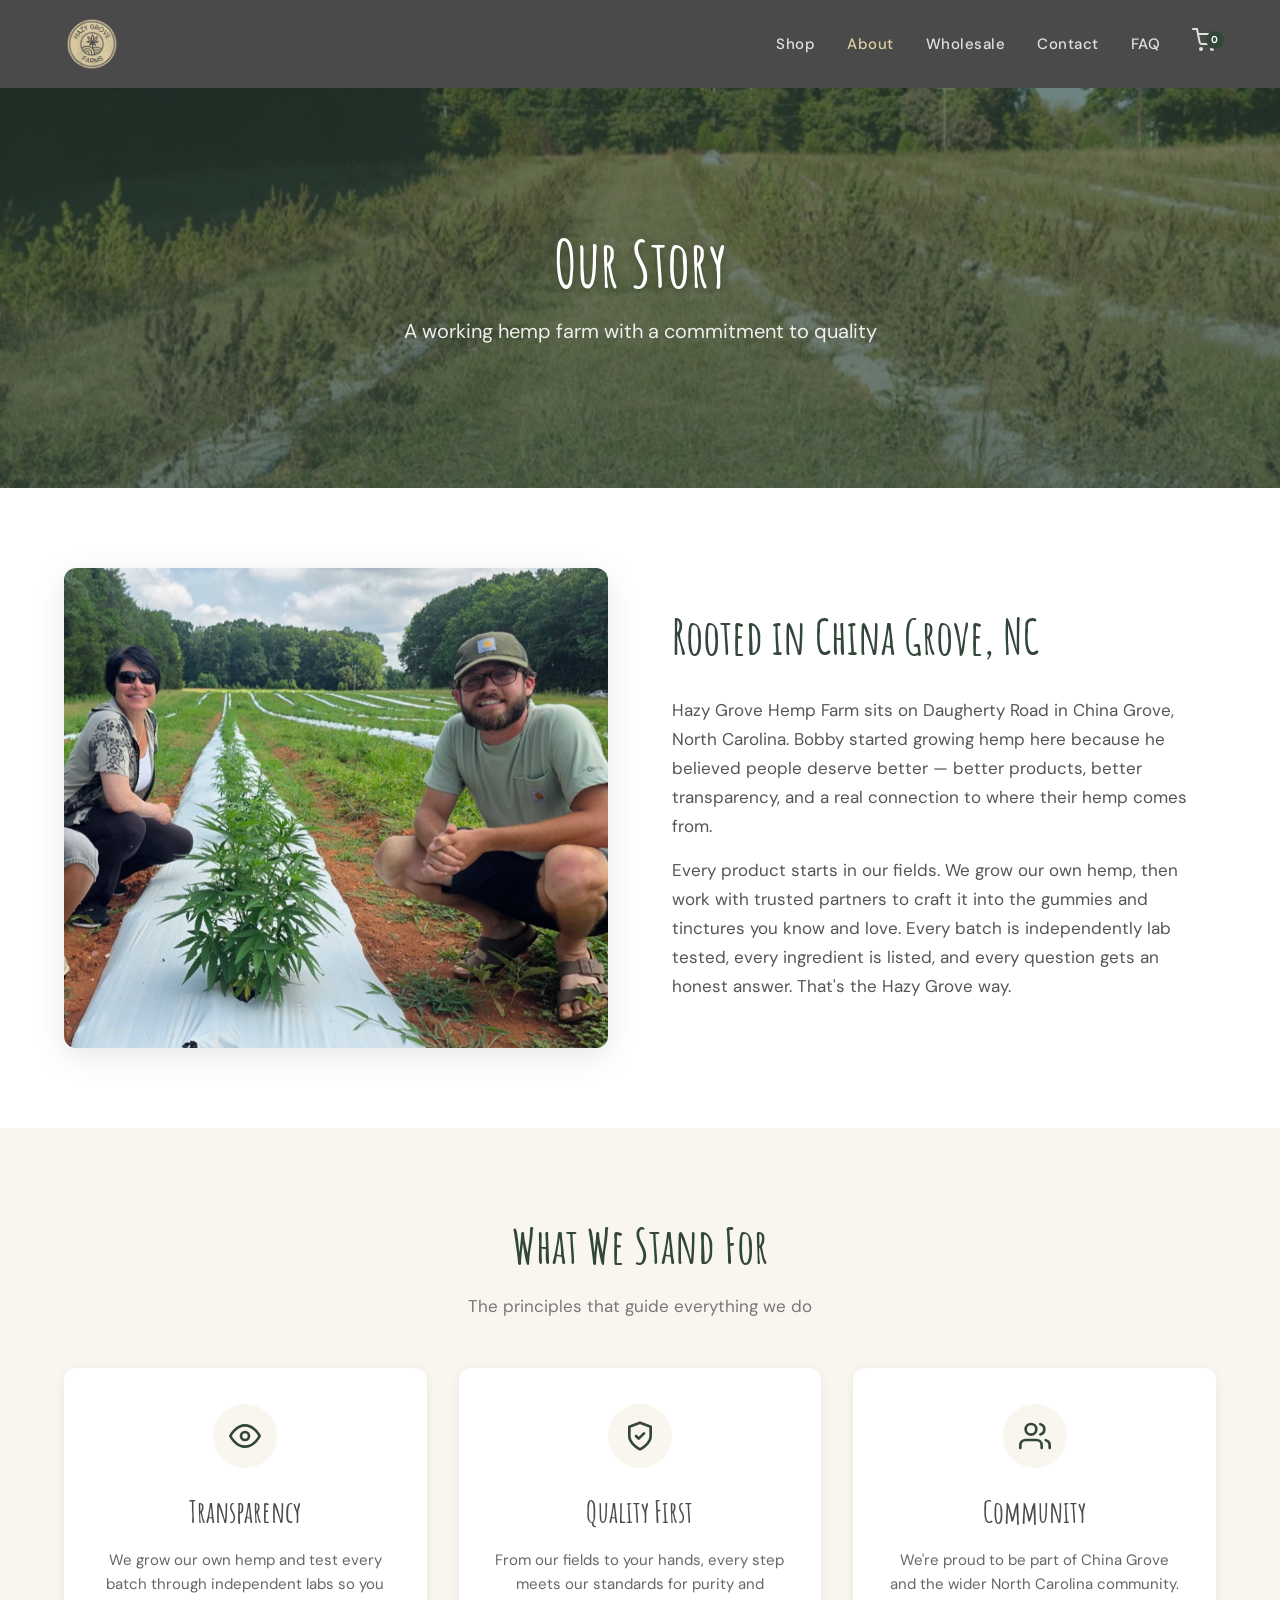
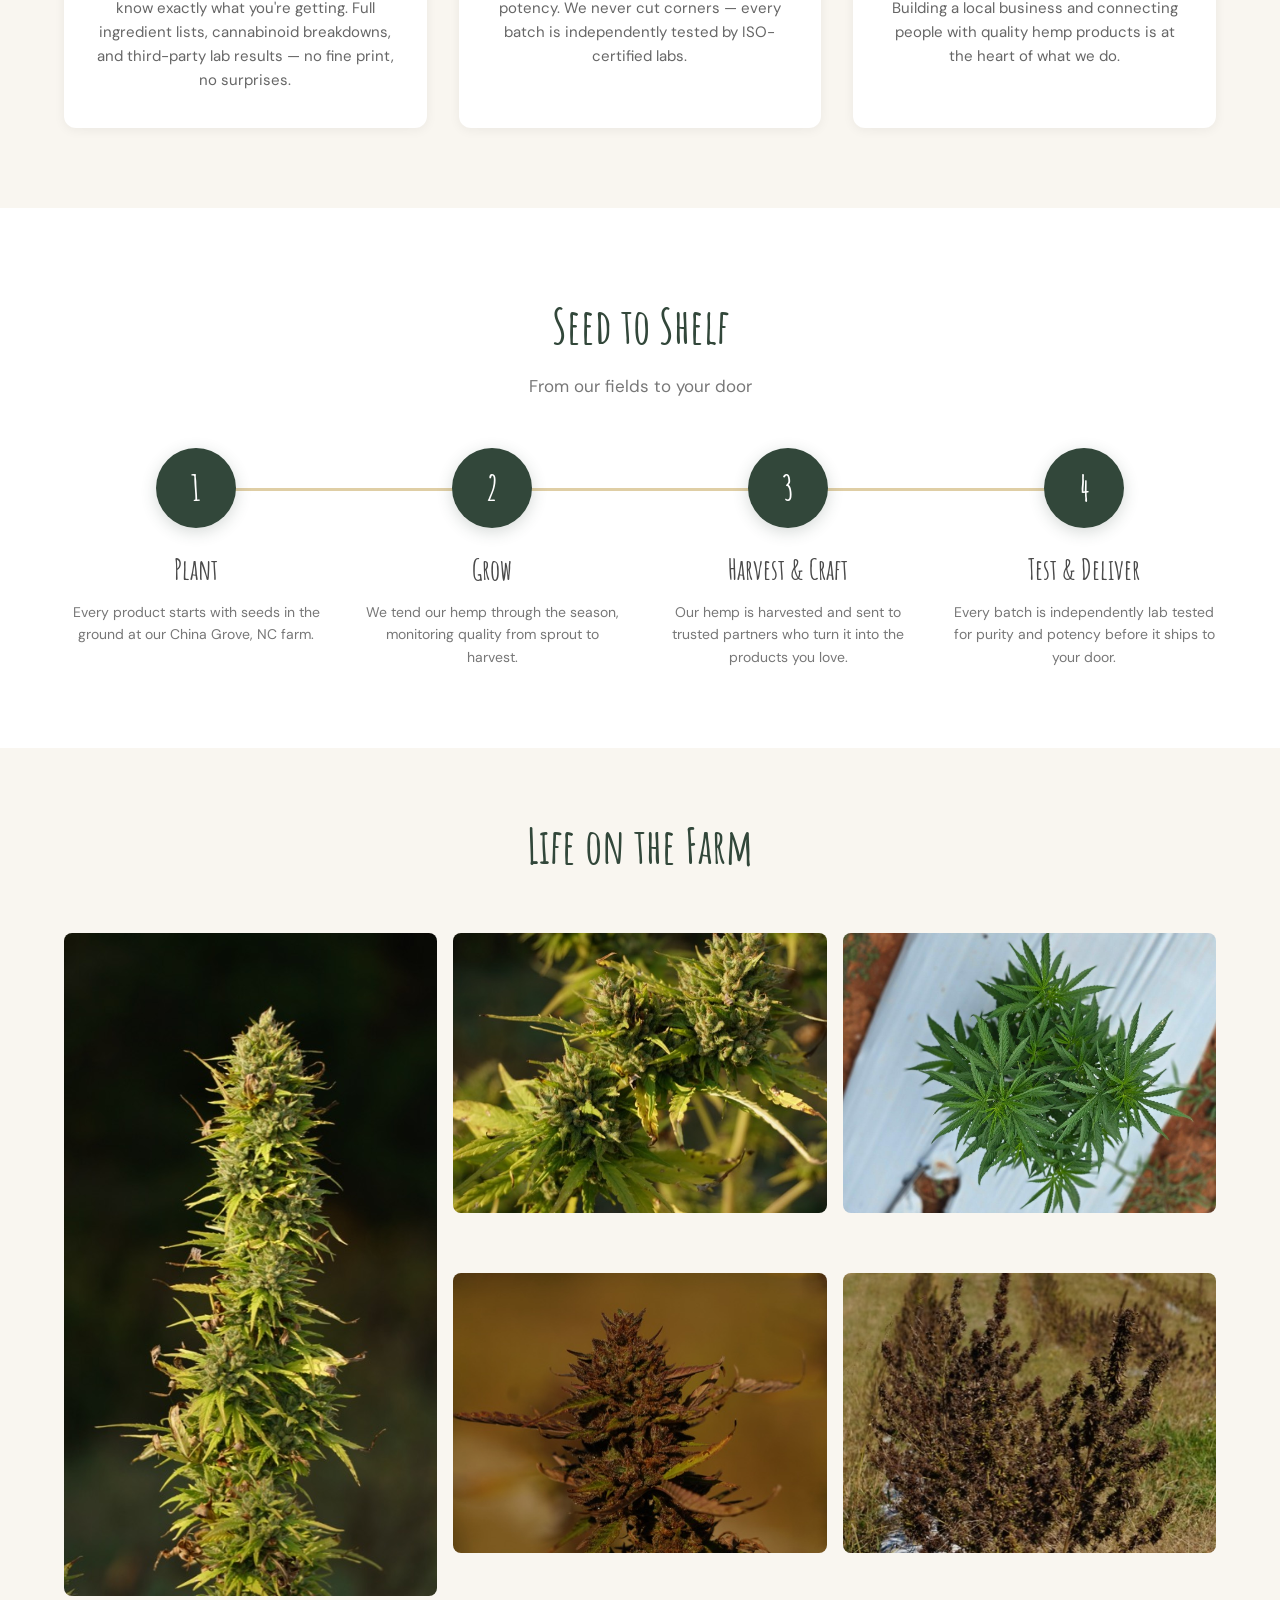
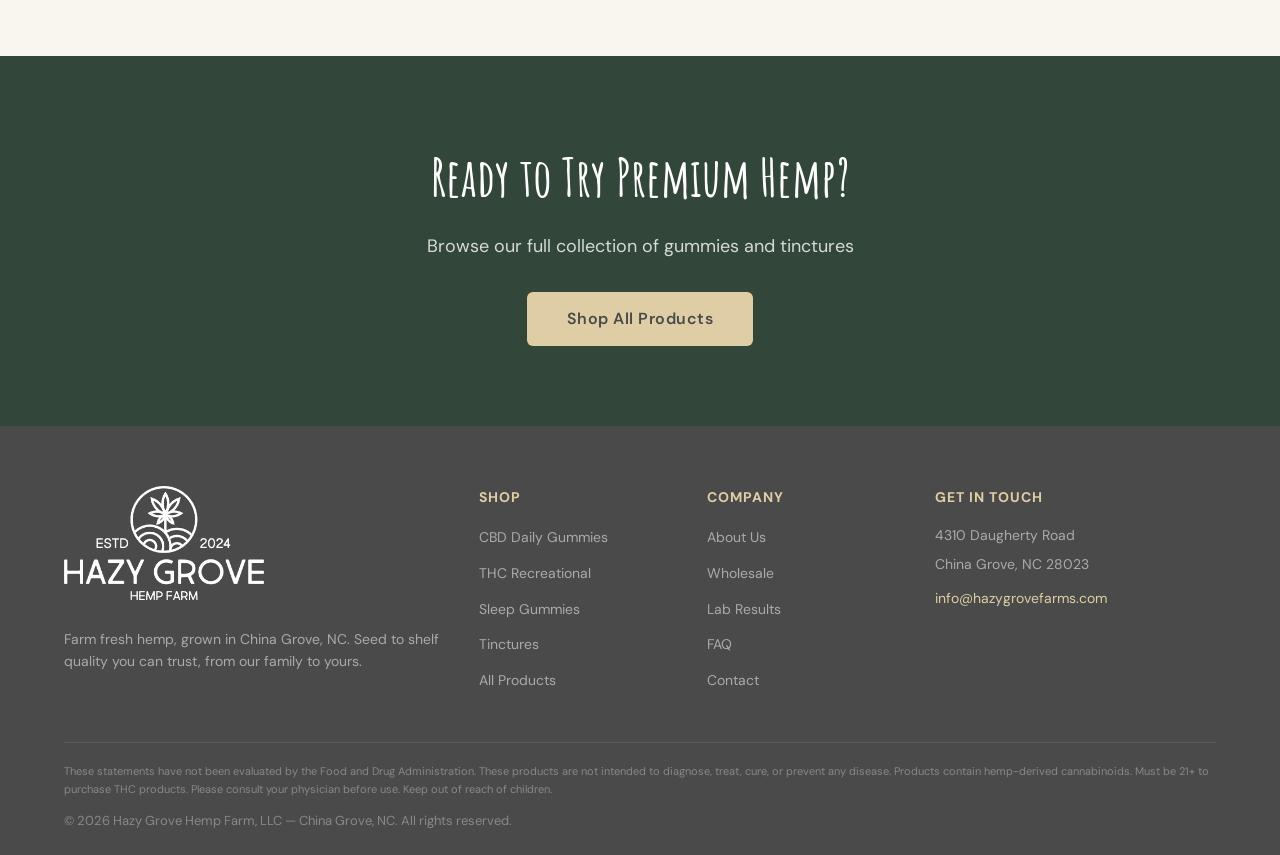
<file: mockup/about.html>
<!DOCTYPE html>
<html lang="en">
<head>
  <meta charset="UTF-8">
  <meta name="viewport" content="width=device-width, initial-scale=1.0">
  <title>About Us — Hazy Grove Farms</title>
  <link rel="preconnect" href="https://fonts.googleapis.com">
  <link rel="preconnect" href="https://fonts.gstatic.com" crossorigin>
  <link href="https://fonts.googleapis.com/css2?family=Amatic+SC:wght@400;700&family=DM+Sans:ital,opsz,wght@0,9..40,300;0,9..40,400;0,9..40,500;0,9..40,600;0,9..40,700;1,9..40,400&display=swap" rel="stylesheet">
  <style>
    /* ============ RESET & BASE ============ */
    *, *::before, *::after { margin: 0; padding: 0; box-sizing: border-box; }
    html { scroll-behavior: smooth; }
    body {
      font-family: 'DM Sans', sans-serif;
      color: #4a4a4a;
      background: #fff;
      line-height: 1.6;
      -webkit-font-smoothing: antialiased;
    }
    img { max-width: 100%; height: auto; display: block; }
    a { text-decoration: none; color: inherit; }

    /* ============ DESIGN TOKENS ============ */
    :root {
      --charcoal: #4a4a4a;
      --hunter-green: #32473a;
      --hemp-paper: #dfcea5;
      --white: #ffffff;
      --cbd-green: #5a8f5c;
      --light-bg: #f9f6f0;
    }

    .container {
      max-width: 1200px;
      margin: 0 auto;
      padding: 0 24px;
    }

    /* ============ NAVIGATION ============ */
    .nav {
      background: #4a4a4a;
      padding: 16px 0;
      position: relative;
      z-index: 100;
    }
    .nav .container {
      display: flex;
      align-items: center;
      justify-content: space-between;
    }
    .nav-logo {
      display: flex;
      align-items: center;
      gap: 12px;
    }
    .nav-logo img {
      height: 56px;
      width: 56px;
      object-fit: contain;
      flex-shrink: 0;
    }
    .nav-links {
      display: flex;
      align-items: center;
      gap: 32px;
      list-style: none;
    }
    .nav-links a {
      color: #e0e0e0;
      font-size: 15px;
      font-weight: 500;
      letter-spacing: 0.5px;
      transition: color 0.2s;
    }
    .nav-links a:hover { color: var(--hemp-paper); }
    .nav-links a.active { color: var(--hemp-paper); }
    .nav-cart {
      position: relative;
      color: #e0e0e0;
      cursor: pointer;
      transition: color 0.2s;
    }
    .nav-cart:hover { color: var(--hemp-paper); }
    .nav-cart-badge {
      position: absolute;
      top: -6px;
      right: -8px;
      background: var(--hunter-green);
      color: #fff;
      font-size: 10px;
      font-weight: 700;
      width: 18px;
      height: 18px;
      border-radius: 50%;
      display: flex;
      align-items: center;
      justify-content: center;
    }
    .nav-mobile-toggle {
      display: none;
      background: none;
      border: none;
      cursor: pointer;
      color: #e0e0e0;
    }

    /* ============ BUTTONS ============ */
    .btn {
      display: inline-block;
      padding: 14px 40px;
      border-radius: 6px;
      font-size: 16px;
      font-weight: 600;
      letter-spacing: 0.5px;
      cursor: pointer;
      transition: all 0.25s;
      border: none;
    }
    .btn-primary {
      background: var(--hunter-green);
      color: var(--white);
    }
    .btn-primary:hover {
      background: #3d5a49;
      transform: translateY(-1px);
      box-shadow: 0 4px 16px rgba(50,71,58,0.3);
    }
    .btn-outline {
      background: transparent;
      color: var(--hunter-green);
      border: 2px solid var(--hunter-green);
    }
    .btn-outline:hover {
      background: var(--hunter-green);
      color: var(--white);
    }

    /* ============ ABOUT HERO ============ */
    .about-hero {
      position: relative;
      min-height: 400px;
      display: flex;
      align-items: center;
      justify-content: center;
      text-align: center;
      background: url('images/farm/about-field.jpg') center/cover no-repeat;
    }
    .about-hero::before {
      content: '';
      position: absolute;
      inset: 0;
      background: linear-gradient(
        to bottom,
        rgba(50, 71, 58, 0.6) 0%,
        rgba(50, 71, 58, 0.75) 100%
      );
    }
    .about-hero-content {
      position: relative;
      z-index: 1;
      max-width: 700px;
      padding: 60px 24px;
    }
    .about-hero h1 {
      font-family: 'Amatic SC', cursive;
      font-size: 64px;
      font-weight: 700;
      color: var(--white);
      line-height: 1.1;
      margin-bottom: 16px;
      text-shadow: 0 2px 8px rgba(0,0,0,0.3);
    }
    .about-hero p {
      font-size: 20px;
      color: rgba(255,255,255,0.9);
      font-weight: 400;
    }

    /* ============ OUR STORY ============ */
    .our-story {
      padding: 80px 0;
      background: var(--white);
    }
    .our-story .container {
      display: grid;
      grid-template-columns: 1fr 1fr;
      gap: 64px;
      align-items: center;
    }
    .our-story-img {
      border-radius: 12px;
      overflow: hidden;
      box-shadow: 0 8px 32px rgba(0,0,0,0.1);
    }
    .our-story-img img {
      width: 100%;
      height: 480px;
      object-fit: cover;
    }
    .our-story-text h2 {
      font-family: 'Amatic SC', cursive;
      font-size: 48px;
      font-weight: 700;
      color: var(--hunter-green);
      margin-bottom: 20px;
    }
    .our-story-text p {
      font-size: 17px;
      color: #555;
      margin-bottom: 16px;
      line-height: 1.7;
    }

    /* ============ VALUES ============ */
    .values {
      padding: 80px 0;
      background: var(--light-bg);
    }
    .section-heading {
      text-align: center;
      margin-bottom: 48px;
    }
    .section-heading h2 {
      font-family: 'Amatic SC', cursive;
      font-size: 48px;
      font-weight: 700;
      color: var(--hunter-green);
      margin-bottom: 8px;
    }
    .section-heading p {
      font-size: 17px;
      color: #777;
    }
    .values-grid {
      display: grid;
      grid-template-columns: repeat(3, 1fr);
      gap: 32px;
    }
    .value-card {
      background: var(--white);
      border-radius: 12px;
      padding: 36px 32px;
      text-align: center;
      box-shadow: 0 2px 12px rgba(0,0,0,0.06);
    }
    .value-card-icon {
      width: 64px;
      height: 64px;
      border-radius: 50%;
      background: var(--light-bg);
      display: flex;
      align-items: center;
      justify-content: center;
      margin: 0 auto 20px;
    }
    .value-card-icon svg {
      width: 32px;
      height: 32px;
      color: var(--hunter-green);
    }
    .value-card h3 {
      font-family: 'Amatic SC', cursive;
      font-size: 30px;
      font-weight: 700;
      color: var(--charcoal);
      margin-bottom: 12px;
    }
    .value-card p {
      font-size: 15px;
      color: #666;
      line-height: 1.6;
    }

    /* ============ SEED TO SHELF ============ */
    .process {
      padding: 80px 0;
      background: var(--white);
    }
    .process-timeline {
      display: grid;
      grid-template-columns: repeat(4, 1fr);
      gap: 32px;
      position: relative;
    }
    .process-timeline::before {
      content: '';
      position: absolute;
      top: 40px;
      left: 12.5%;
      right: 12.5%;
      height: 3px;
      background: var(--hemp-paper);
      z-index: 0;
    }
    .process-step {
      text-align: center;
      position: relative;
      z-index: 1;
    }
    .process-step-number {
      width: 80px;
      height: 80px;
      border-radius: 50%;
      background: var(--hunter-green);
      color: var(--white);
      font-family: 'Amatic SC', cursive;
      font-size: 36px;
      font-weight: 700;
      display: flex;
      align-items: center;
      justify-content: center;
      margin: 0 auto 20px;
      box-shadow: 0 4px 16px rgba(50,71,58,0.2);
    }
    .process-step h3 {
      font-family: 'Amatic SC', cursive;
      font-size: 28px;
      font-weight: 700;
      color: var(--charcoal);
      margin-bottom: 8px;
    }
    .process-step p {
      font-size: 14px;
      color: #777;
      line-height: 1.6;
    }

    /* ============ FARM PHOTO GRID ============ */
    .farm-photos {
      padding: 60px 0;
      background: var(--light-bg);
    }
    .farm-photos-grid {
      display: grid;
      grid-template-columns: repeat(3, 1fr);
      gap: 16px;
    }
    .farm-photos-grid img {
      width: 100%;
      height: 280px;
      object-fit: cover;
      border-radius: 8px;
    }
    .farm-photos-grid .tall {
      grid-row: span 2;
      height: 100%;
    }

    /* ============ CTA BANNER ============ */
    .cta-banner {
      padding: 80px 0;
      background: var(--hunter-green);
      text-align: center;
    }
    .cta-banner h2 {
      font-family: 'Amatic SC', cursive;
      font-size: 52px;
      font-weight: 700;
      color: var(--white);
      margin-bottom: 12px;
    }
    .cta-banner p {
      font-size: 18px;
      color: rgba(255,255,255,0.8);
      margin-bottom: 32px;
    }
    .cta-banner .btn-primary {
      background: var(--hemp-paper);
      color: var(--charcoal);
    }
    .cta-banner .btn-primary:hover {
      background: #d4c296;
    }

    /* ============ FOOTER ============ */
    .footer {
      background: #4a4a4a;
      color: #ccc;
      padding: 60px 0 24px;
    }
    .footer-top {
      display: grid;
      grid-template-columns: 2fr 1fr 1fr 1.5fr;
      gap: 40px;
      margin-bottom: 40px;
      align-items: start;
    }
    .footer-brand {
      display: flex;
      flex-direction: column;
      gap: 12px;
      align-self: start;
    }
    .footer-brand-logo {
      display: flex;
      align-items: center;
      gap: 14px;
    }
    .footer-brand-logo img {
      width: 200px;
      height: auto;
      object-fit: contain;
      margin-bottom: 16px;
    }
    .footer-brand p {
      font-size: 14px;
      line-height: 1.6;
      color: #aaa;
    }
    .footer h4 {
      font-size: 14px;
      font-weight: 700;
      text-transform: uppercase;
      letter-spacing: 1px;
      color: var(--hemp-paper);
      margin-bottom: 16px;
    }
    .footer ul {
      list-style: none;
    }
    .footer ul li {
      margin-bottom: 10px;
    }
    .footer ul a {
      color: #aaa;
      font-size: 14px;
      transition: color 0.2s;
    }
    .footer ul a:hover { color: var(--hemp-paper); }
    .footer-contact p {
      font-size: 14px;
      color: #aaa;
      margin-bottom: 6px;
    }
    .footer-bottom {
      border-top: 1px solid #5a5a5a;
      padding-top: 20px;
    }
    .footer-disclaimer {
      font-size: 11px;
      color: #888;
      line-height: 1.6;
      margin-bottom: 12px;
    }
    .footer-copyright {
      font-size: 13px;
      color: #888;
    }

    /* ============ RESPONSIVE ============ */
    @media (max-width: 1024px) {
      .values-grid { grid-template-columns: repeat(2, 1fr); }
      .process-timeline { grid-template-columns: repeat(2, 1fr); }
      .process-timeline::before { display: none; }
      .footer-top { grid-template-columns: 1fr 1fr; }
    }

    @media (max-width: 768px) {
      .nav-links { display: none; }
      .nav-mobile-toggle { display: block; }

      .about-hero { min-height: 300px; }
      .about-hero h1 { font-size: 48px; }

      .our-story .container {
        grid-template-columns: 1fr;
        gap: 32px;
      }
      .our-story-img img { height: 350px; }

      .values-grid { grid-template-columns: 1fr; }

      .process-timeline { grid-template-columns: 1fr; gap: 24px; }

      .farm-photos-grid {
        grid-template-columns: repeat(2, 1fr);
        gap: 8px;
      }
      .farm-photos-grid .tall { grid-row: span 1; height: 200px; }
      .farm-photos-grid img { height: 200px; }

      .footer-top { grid-template-columns: 1fr; gap: 32px; }
    }

    @media (max-width: 480px) {
      .about-hero h1 { font-size: 40px; }
      .section-heading h2 { font-size: 36px; }
      .cta-banner h2 { font-size: 40px; }
      .farm-photos-grid { grid-template-columns: 1fr; }
    }
  </style>
</head>
<body>

  <!-- ==================== NAVIGATION ==================== -->
  <nav class="nav">
    <div class="container">
      <a href="index.html" class="nav-logo">
        <img src="images/logo-nav.png" alt="Hazy Grove Farms">
      </a>

      <ul class="nav-links">
        <li><a href="collection.html">Shop</a></li>
        <li><a href="about.html" class="active">About</a></li>
        <li><a href="wholesale.html">Wholesale</a></li>
        <li><a href="contact.html">Contact</a></li>
        <li><a href="faq.html">FAQ</a></li>
        <li>
          <a href="#" class="nav-cart">
            <svg width="24" height="24" viewBox="0 0 24 24" fill="none" stroke="currentColor" stroke-width="2" stroke-linecap="round" stroke-linejoin="round">
              <circle cx="9" cy="21" r="1"/><circle cx="20" cy="21" r="1"/>
              <path d="M1 1h4l2.68 13.39a2 2 0 0 0 2 1.61h9.72a2 2 0 0 0 2-1.61L23 6H6"/>
            </svg>
            <span class="nav-cart-badge">0</span>
          </a>
        </li>
      </ul>

      <button class="nav-mobile-toggle" aria-label="Menu">
        <svg width="28" height="28" viewBox="0 0 24 24" fill="none" stroke="currentColor" stroke-width="2" stroke-linecap="round">
          <line x1="3" y1="6" x2="21" y2="6"/>
          <line x1="3" y1="12" x2="21" y2="12"/>
          <line x1="3" y1="18" x2="21" y2="18"/>
        </svg>
      </button>
    </div>
  </nav>

  <!-- ==================== ABOUT HERO ==================== -->
  <section class="about-hero">
    <div class="about-hero-content">
      <h1>Our Story</h1>
      <p>A working hemp farm with a commitment to quality</p>
    </div>
  </section>

  <!-- ==================== OUR STORY ==================== -->
  <section class="our-story">
    <div class="container">
      <div class="our-story-img">
        <img src="images/farm/about.jpg" alt="Bobby, founder of Hazy Grove Hemp Farm">
      </div>
      <div class="our-story-text">
        <h2>Rooted in China Grove, NC</h2>
        <p>Hazy Grove Hemp Farm sits on Daugherty Road in China Grove, North Carolina. Bobby started growing hemp here because he believed people deserve better — better products, better transparency, and a real connection to where their hemp comes from.</p>
        <p>Every product starts in our fields. We grow our own hemp, then work with trusted partners to craft it into the gummies and tinctures you know and love. Every batch is independently lab tested, every ingredient is listed, and every question gets an honest answer. That's the Hazy Grove way.</p>
      </div>
    </div>
  </section>

  <!-- ==================== VALUES ==================== -->
  <section class="values">
    <div class="container">
      <div class="section-heading">
        <h2>What We Stand For</h2>
        <p>The principles that guide everything we do</p>
      </div>
      <div class="values-grid">
        <!-- Transparency -->
        <div class="value-card">
          <div class="value-card-icon">
            <svg viewBox="0 0 24 24" fill="none" stroke="currentColor" stroke-width="2" stroke-linecap="round" stroke-linejoin="round">
              <path d="M1 12s4-8 11-8 11 8 11 8-4 8-11 8-11-8-11-8z"/>
              <circle cx="12" cy="12" r="3"/>
            </svg>
          </div>
          <h3>Transparency</h3>
          <p>We grow our own hemp and test every batch through independent labs so you know exactly what you're getting. Full ingredient lists, cannabinoid breakdowns, and third-party lab results — no fine print, no surprises.</p>
        </div>
        <!-- Quality -->
        <div class="value-card">
          <div class="value-card-icon">
            <svg viewBox="0 0 24 24" fill="none" stroke="currentColor" stroke-width="2" stroke-linecap="round" stroke-linejoin="round">
              <path d="M12 22s8-4 8-10V5l-8-3-8 3v7c0 6 8 10 8 10z"/>
              <path d="M9 12l2 2 4-4"/>
            </svg>
          </div>
          <h3>Quality First</h3>
          <p>From our fields to your hands, every step meets our standards for purity and potency. We never cut corners — every batch is independently tested by ISO-certified labs.</p>
        </div>
        <!-- Community -->
        <div class="value-card">
          <div class="value-card-icon">
            <svg viewBox="0 0 24 24" fill="none" stroke="currentColor" stroke-width="2" stroke-linecap="round" stroke-linejoin="round">
              <path d="M17 21v-2a4 4 0 0 0-4-4H5a4 4 0 0 0-4 4v2"/>
              <circle cx="9" cy="7" r="4"/>
              <path d="M23 21v-2a4 4 0 0 0-3-3.87"/>
              <path d="M16 3.13a4 4 0 0 1 0 7.75"/>
            </svg>
          </div>
          <h3>Community</h3>
          <p>We're proud to be part of China Grove and the wider North Carolina community. Building a local business and connecting people with quality hemp products is at the heart of what we do.</p>
        </div>
      </div>
    </div>
  </section>

  <!-- ==================== SEED TO SHELF ==================== -->
  <section class="process">
    <div class="container">
      <div class="section-heading">
        <h2>Seed to Shelf</h2>
        <p>From our fields to your door</p>
      </div>
      <div class="process-timeline">
        <div class="process-step">
          <div class="process-step-number">1</div>
          <h3>Plant</h3>
          <p>Every product starts with seeds in the ground at our China Grove, NC farm.</p>
        </div>
        <div class="process-step">
          <div class="process-step-number">2</div>
          <h3>Grow</h3>
          <p>We tend our hemp through the season, monitoring quality from sprout to harvest.</p>
        </div>
        <div class="process-step">
          <div class="process-step-number">3</div>
          <h3>Harvest &amp; Craft</h3>
          <p>Our hemp is harvested and sent to trusted partners who turn it into the products you love.</p>
        </div>
        <div class="process-step">
          <div class="process-step-number">4</div>
          <h3>Test &amp; Deliver</h3>
          <p>Every batch is independently lab tested for purity and potency before it ships to your door.</p>
        </div>
      </div>
    </div>
  </section>

  <!-- ==================== FARM PHOTOS ==================== -->
  <section class="farm-photos">
    <div class="container">
      <div class="section-heading">
        <h2>Life on the Farm</h2>
      </div>
      <div class="farm-photos-grid">
        <img src="images/farm/about-plants.jpg" alt="Hemp plants close-up" class="tall">
        <img src="images/farm/gallery1.jpg" alt="Hemp field">
        <img src="images/farm/gallery2.jpg" alt="Farm aerial view">
        <img src="images/farm/about-harvest.jpg" alt="Harvest day">
        <img src="images/farm/about-team.jpg" alt="Team on the farm">
      </div>
    </div>
  </section>

  <!-- ==================== CTA BANNER ==================== -->
  <section class="cta-banner">
    <div class="container">
      <h2>Ready to Try Premium Hemp?</h2>
      <p>Browse our full collection of gummies and tinctures</p>
      <a href="collection.html" class="btn btn-primary">Shop All Products</a>
    </div>
  </section>

  <!-- ==================== FOOTER ==================== -->
  <footer class="footer">
    <div class="container">
      <div class="footer-top">
        <div class="footer-brand">
          <div class="footer-brand-logo">
            <img src="images/logo-footer-full.png" alt="Hazy Grove Hemp Farm" style="filter: invert(1);">
          </div>
          <p>Farm fresh hemp, grown in China Grove, NC. Seed to shelf quality you can trust, from our family to yours.</p>
        </div>

        <div>
          <h4>Shop</h4>
          <ul>
            <li><a href="collection.html">CBD Daily Gummies</a></li>
            <li><a href="collection.html">THC Recreational</a></li>
            <li><a href="collection.html">Sleep Gummies</a></li>
            <li><a href="collection.html">Tinctures</a></li>
            <li><a href="collection.html">All Products</a></li>
          </ul>
        </div>

        <div>
          <h4>Company</h4>
          <ul>
            <li><a href="about.html">About Us</a></li>
            <li><a href="wholesale.html">Wholesale</a></li>
            <li><a href="#">Lab Results</a></li>
            <li><a href="faq.html">FAQ</a></li>
            <li><a href="contact.html">Contact</a></li>
          </ul>
        </div>

        <div class="footer-contact">
          <h4>Get in Touch</h4>
          <p>4310 Daugherty Road</p>
          <p>China Grove, NC 28023</p>
          <p style="margin-top: 12px;"><a href="mailto:info@hazygrovefarms.com" style="color: var(--hemp-paper);">info@hazygrovefarms.com</a></p>
        </div>
      </div>

      <div class="footer-bottom">
        <p class="footer-disclaimer">These statements have not been evaluated by the Food and Drug Administration. These products are not intended to diagnose, treat, cure, or prevent any disease. Products contain hemp-derived cannabinoids. Must be 21+ to purchase THC products. Please consult your physician before use. Keep out of reach of children.</p>
        <p class="footer-copyright">&copy; 2026 Hazy Grove Hemp Farm, LLC &mdash; China Grove, NC. All rights reserved.</p>
      </div>
    </div>
  </footer>

<script src="https://mcp.figma.com/mcp/html-to-design/capture.js" async></script>
</body>
</html>
</file>
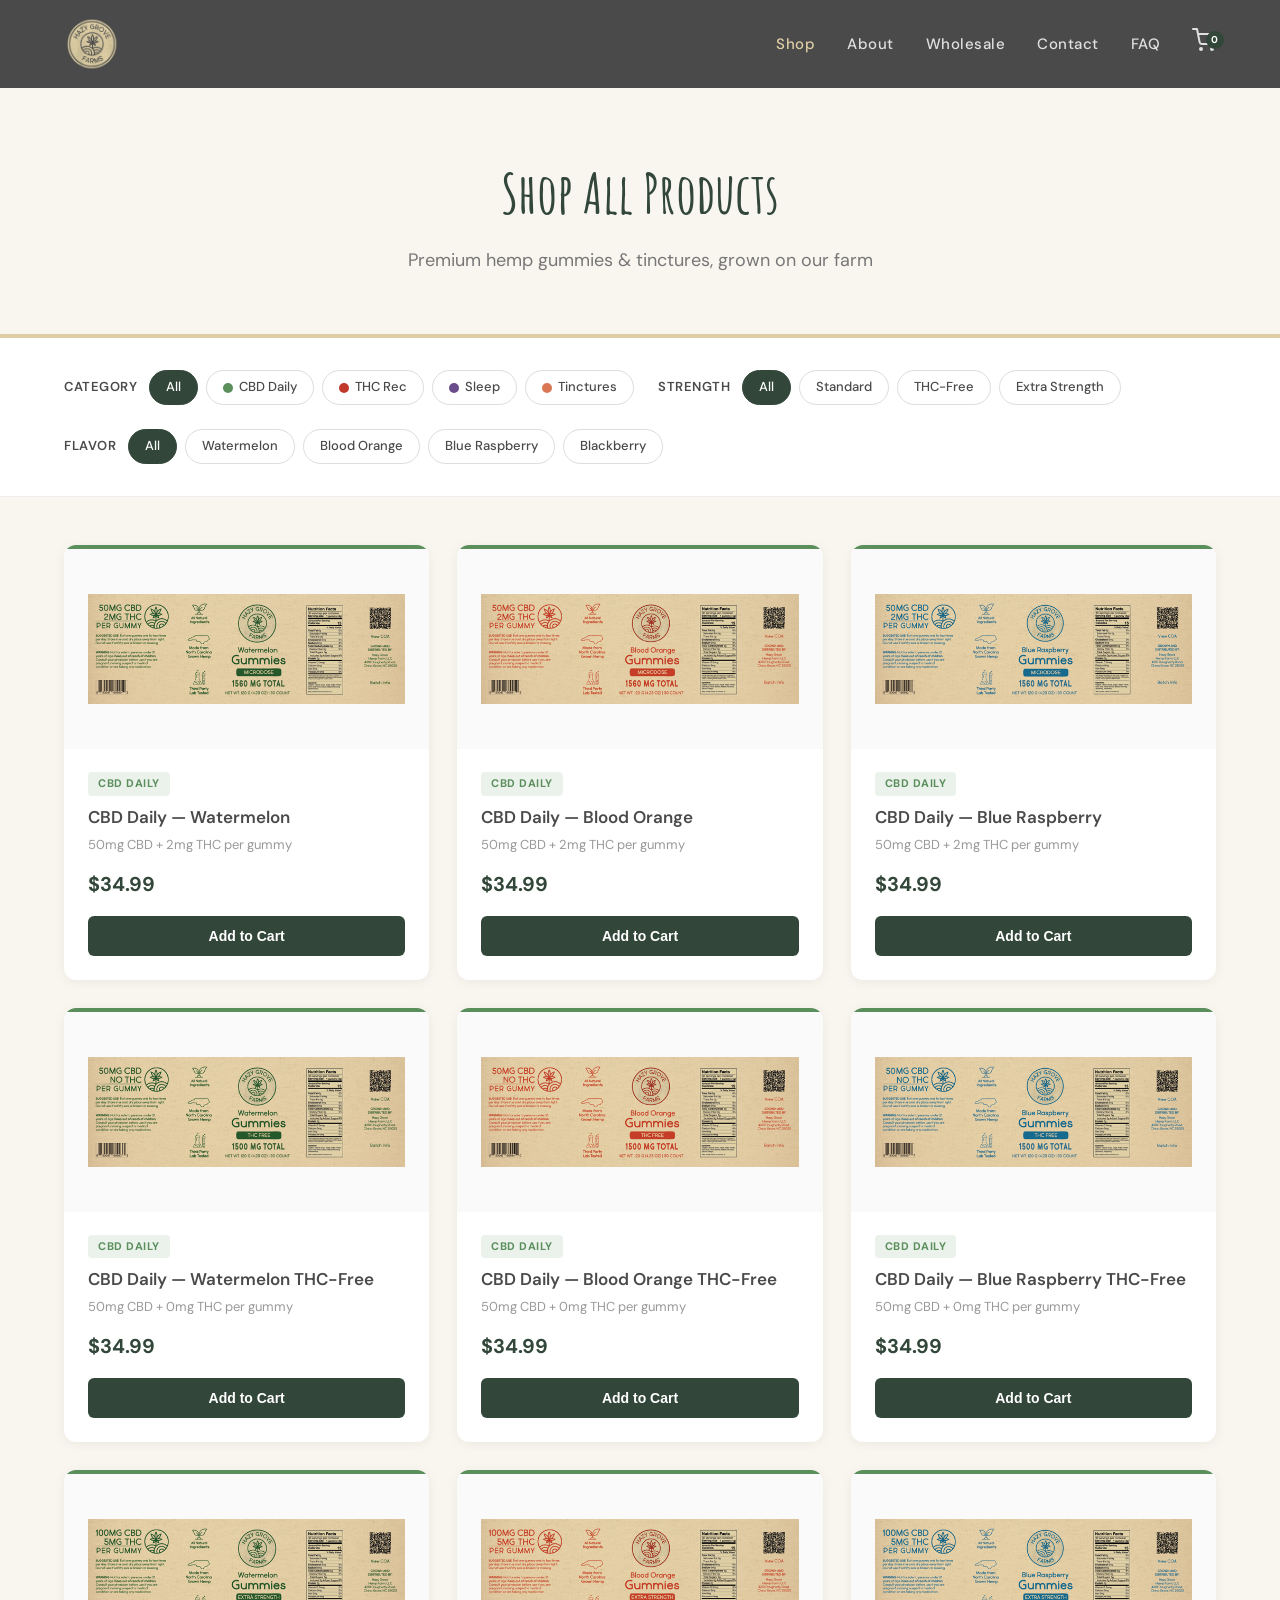
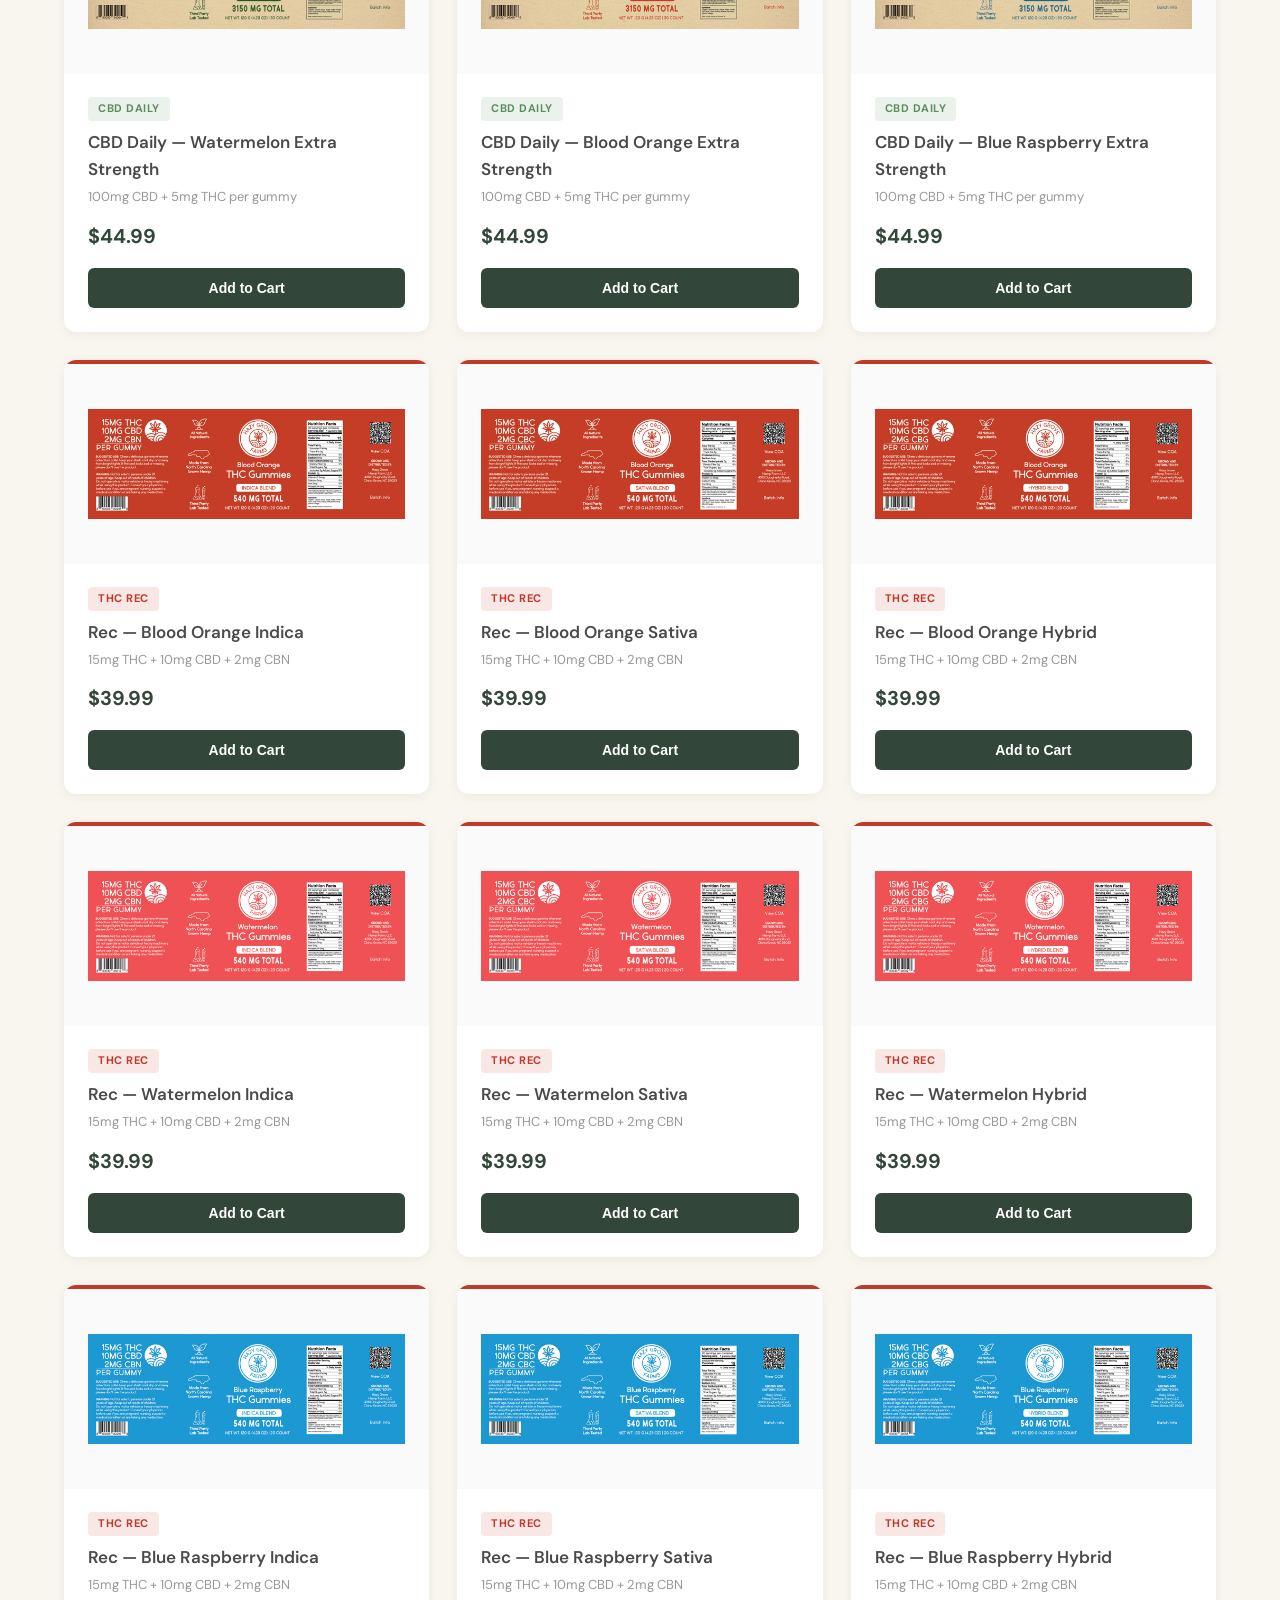
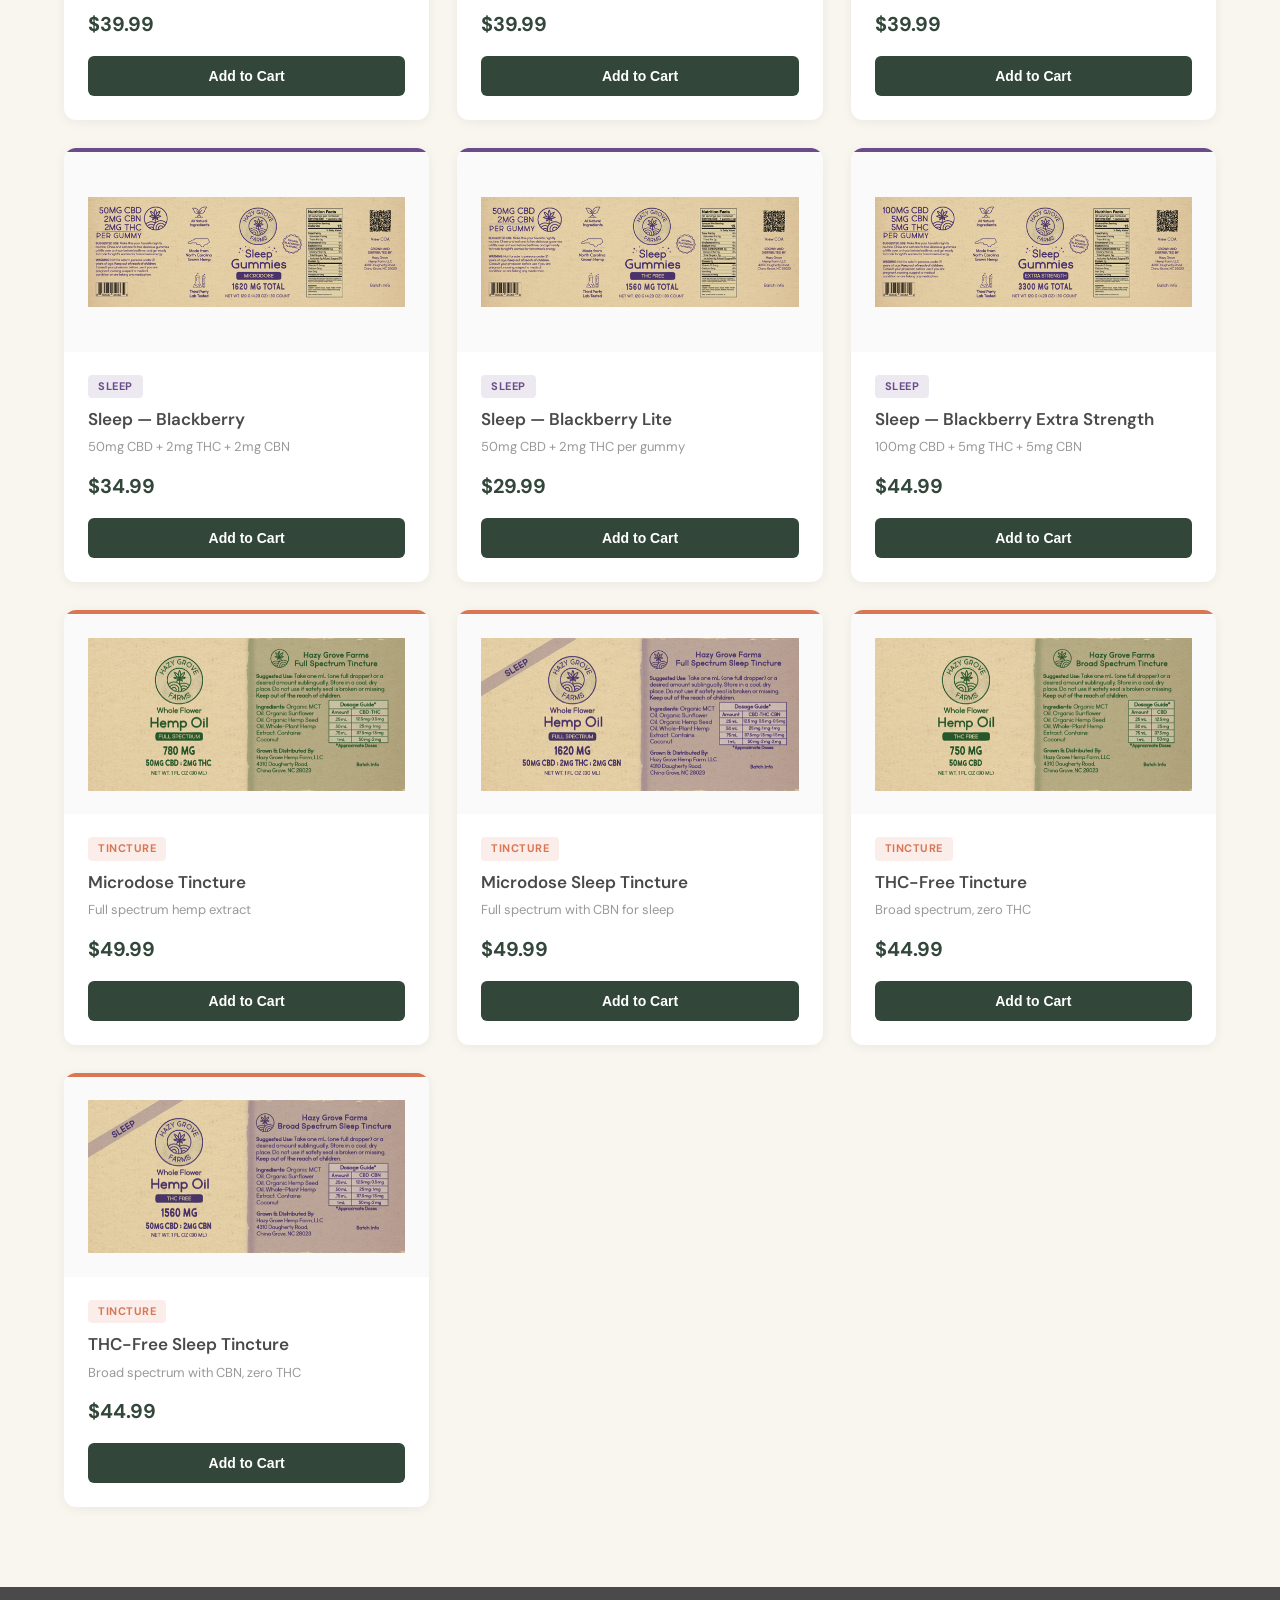
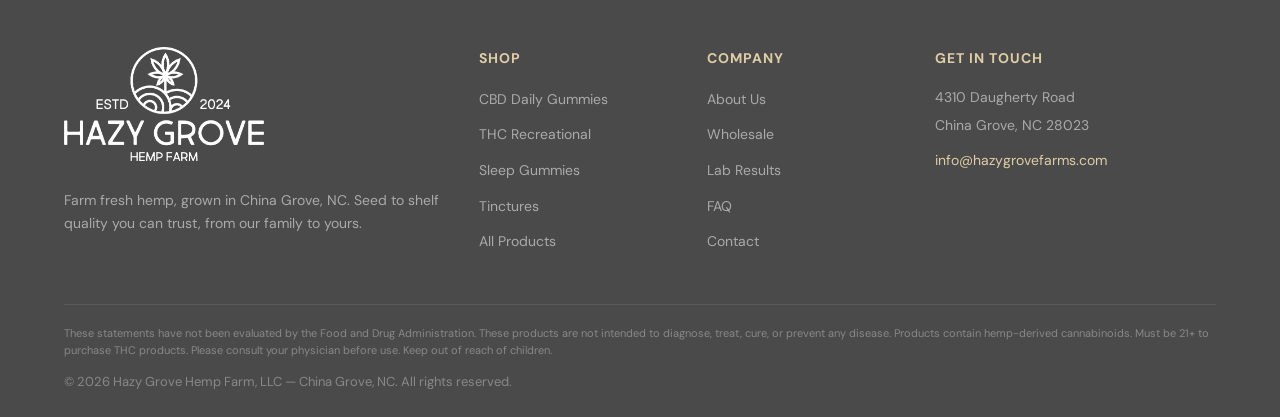
<file: mockup/collection.html>
<!DOCTYPE html>
<html lang="en">
<head>
  <meta charset="UTF-8">
  <meta name="viewport" content="width=device-width, initial-scale=1.0">
  <title>Shop All Products — Hazy Grove Farms</title>
  <link rel="preconnect" href="https://fonts.googleapis.com">
  <link rel="preconnect" href="https://fonts.gstatic.com" crossorigin>
  <link href="https://fonts.googleapis.com/css2?family=Amatic+SC:wght@400;700&family=DM+Sans:ital,opsz,wght@0,9..40,300;0,9..40,400;0,9..40,500;0,9..40,600;0,9..40,700;1,9..40,400&display=swap" rel="stylesheet">
  <style>
    /* ============ RESET & BASE ============ */
    *, *::before, *::after { margin: 0; padding: 0; box-sizing: border-box; }
    html { scroll-behavior: smooth; }
    body {
      font-family: 'DM Sans', sans-serif;
      color: #4a4a4a;
      background: #fff;
      line-height: 1.6;
      -webkit-font-smoothing: antialiased;
    }
    img { max-width: 100%; height: auto; display: block; }
    a { text-decoration: none; color: inherit; }

    /* ============ DESIGN TOKENS ============ */
    :root {
      --charcoal: #4a4a4a;
      --hunter-green: #32473a;
      --hemp-paper: #dfcea5;
      --white: #ffffff;
      --cbd-green: #5a8f5c;
      --thc-red: #c0392b;
      --sleep-purple: #6b4c8a;
      --tincture-coral: #d97755;
      --light-bg: #f9f6f0;
    }

    .container {
      max-width: 1200px;
      margin: 0 auto;
      padding: 0 24px;
    }

    /* ============ NAVIGATION ============ */
    .nav {
      background: #4a4a4a;
      padding: 16px 0;
      position: relative;
      z-index: 100;
    }
    .nav .container {
      display: flex;
      align-items: center;
      justify-content: space-between;
    }
    .nav-logo {
      display: flex;
      align-items: center;
      gap: 12px;
    }
    .nav-logo img {
      height: 56px;
      width: 56px;
      object-fit: contain;
      flex-shrink: 0;
    }
    .nav-links {
      display: flex;
      align-items: center;
      gap: 32px;
      list-style: none;
    }
    .nav-links a {
      color: #e0e0e0;
      font-size: 15px;
      font-weight: 500;
      letter-spacing: 0.5px;
      transition: color 0.2s;
    }
    .nav-links a:hover { color: var(--hemp-paper); }
    .nav-links a.active { color: var(--hemp-paper); }
    .nav-cart {
      position: relative;
      color: #e0e0e0;
      cursor: pointer;
      transition: color 0.2s;
    }
    .nav-cart:hover { color: var(--hemp-paper); }
    .nav-cart-badge {
      position: absolute;
      top: -6px;
      right: -8px;
      background: var(--hunter-green);
      color: #fff;
      font-size: 10px;
      font-weight: 700;
      width: 18px;
      height: 18px;
      border-radius: 50%;
      display: flex;
      align-items: center;
      justify-content: center;
    }
    .nav-mobile-toggle {
      display: none;
      background: none;
      border: none;
      cursor: pointer;
      color: #e0e0e0;
    }

    /* ============ SHARED BUTTON ============ */
    .btn {
      display: inline-block;
      padding: 14px 40px;
      border-radius: 6px;
      font-size: 16px;
      font-weight: 600;
      letter-spacing: 0.5px;
      cursor: pointer;
      transition: all 0.25s;
      border: none;
    }
    .btn-primary {
      background: var(--hunter-green);
      color: var(--white);
    }
    .btn-primary:hover {
      background: #3d5a49;
      transform: translateY(-1px);
      box-shadow: 0 4px 16px rgba(50,71,58,0.3);
    }
    .btn-add-cart {
      width: 100%;
      padding: 12px;
      background: var(--hunter-green);
      color: var(--white);
      border: none;
      border-radius: 6px;
      font-size: 14px;
      font-weight: 600;
      cursor: pointer;
      transition: background 0.2s;
    }
    .btn-add-cart:hover {
      background: #3d5a49;
    }

    /* ============ COLLECTION HERO ============ */
    .collection-hero {
      background: var(--light-bg);
      padding: 60px 0;
      text-align: center;
      border-bottom: 4px solid var(--hemp-paper);
    }
    .collection-hero h1 {
      font-family: 'Amatic SC', cursive;
      font-size: 56px;
      font-weight: 700;
      color: var(--hunter-green);
      margin-bottom: 8px;
    }
    .collection-hero p {
      font-size: 18px;
      color: #777;
    }

    /* ============ FILTER BAR ============ */
    .filter-bar {
      padding: 32px 0;
      background: var(--white);
      border-bottom: 1px solid #eee;
    }
    .filter-bar .container {
      display: flex;
      flex-wrap: wrap;
      gap: 24px;
      align-items: center;
    }
    .filter-group {
      display: flex;
      align-items: center;
      gap: 8px;
    }
    .filter-group-label {
      font-size: 13px;
      font-weight: 600;
      color: var(--charcoal);
      text-transform: uppercase;
      letter-spacing: 0.5px;
      margin-right: 4px;
    }
    .filter-pill {
      display: inline-flex;
      align-items: center;
      gap: 6px;
      padding: 6px 16px;
      border-radius: 20px;
      border: 1.5px solid #ddd;
      font-size: 13px;
      font-weight: 500;
      color: var(--charcoal);
      background: var(--white);
      cursor: pointer;
      transition: all 0.2s;
    }
    .filter-pill:hover {
      border-color: var(--hunter-green);
      color: var(--hunter-green);
    }
    .filter-pill.active {
      background: var(--hunter-green);
      color: var(--white);
      border-color: var(--hunter-green);
    }
    .color-dot {
      width: 10px;
      height: 10px;
      border-radius: 50%;
      display: inline-block;
    }
    .dot-green { background: var(--cbd-green); }
    .dot-red { background: var(--thc-red); }
    .dot-purple { background: var(--sleep-purple); }
    .dot-coral { background: var(--tincture-coral); }

    /* ============ COLLECTION GRID ============ */
    .collection {
      padding: 48px 0 80px;
      background: var(--light-bg);
    }
    .collection-grid {
      display: grid;
      grid-template-columns: repeat(3, 1fr);
      gap: 28px;
    }
    .product-card {
      background: var(--white);
      border-radius: 12px;
      overflow: hidden;
      box-shadow: 0 2px 12px rgba(0,0,0,0.06);
      transition: transform 0.25s, box-shadow 0.25s;
      position: relative;
    }
    .product-card:hover {
      transform: translateY(-4px);
      box-shadow: 0 8px 24px rgba(0,0,0,0.1);
    }
    .product-card-accent {
      height: 4px;
      width: 100%;
    }
    .accent-green { background: var(--cbd-green); }
    .accent-red { background: var(--thc-red); }
    .accent-purple { background: var(--sleep-purple); }
    .accent-coral { background: var(--tincture-coral); }
    .product-card-img {
      height: 200px;
      display: flex;
      align-items: center;
      justify-content: center;
      padding: 24px;
      background: #fafafa;
    }
    .product-card-img img {
      max-height: 160px;
      width: auto;
      object-fit: contain;
    }
    .product-card-body {
      padding: 20px 24px 24px;
    }
    .product-tag {
      display: inline-block;
      font-size: 11px;
      font-weight: 700;
      text-transform: uppercase;
      letter-spacing: 0.5px;
      padding: 3px 10px;
      border-radius: 4px;
      margin-bottom: 8px;
    }
    .tag-cbd { background: rgba(90,143,92,0.12); color: var(--cbd-green); }
    .tag-thc { background: rgba(192,57,43,0.12); color: var(--thc-red); }
    .tag-sleep { background: rgba(107,76,138,0.12); color: var(--sleep-purple); }
    .tag-tincture { background: rgba(217,119,85,0.12); color: var(--tincture-coral); }
    .product-card-body h3 {
      font-size: 17px;
      font-weight: 600;
      color: var(--charcoal);
      margin-bottom: 4px;
    }
    .product-card-body .product-subtitle {
      font-size: 13px;
      color: #999;
      margin-bottom: 12px;
    }
    .product-card-body .product-price {
      font-size: 20px;
      font-weight: 700;
      color: var(--hunter-green);
      margin-bottom: 16px;
    }

    /* ============ FOOTER ============ */
    .footer {
      background: var(--charcoal);
      color: #ccc;
      padding: 60px 0 24px;
    }
    .footer-top {
      display: grid;
      grid-template-columns: 2fr 1fr 1fr 1.5fr;
      gap: 40px;
      margin-bottom: 40px;
      align-items: start;
    }
    .footer-brand {
      display: flex;
      flex-direction: column;
      gap: 12px;
      align-self: start;
    }
    .footer-brand-logo {
      display: flex;
      align-items: center;
      gap: 14px;
    }
    .footer-brand-logo img {
      width: 200px;
      height: auto;
      object-fit: contain;
      margin-bottom: 16px;
    }
    .footer-brand p {
      font-size: 14px;
      line-height: 1.6;
      color: #aaa;
    }
    .footer h4 {
      font-size: 14px;
      font-weight: 700;
      text-transform: uppercase;
      letter-spacing: 1px;
      color: var(--hemp-paper);
      margin-bottom: 16px;
    }
    .footer ul {
      list-style: none;
    }
    .footer ul li {
      margin-bottom: 10px;
    }
    .footer ul a {
      color: #aaa;
      font-size: 14px;
      transition: color 0.2s;
    }
    .footer ul a:hover { color: var(--hemp-paper); }
    .footer-contact p {
      font-size: 14px;
      color: #aaa;
      margin-bottom: 6px;
    }
    .footer-bottom {
      border-top: 1px solid #5a5a5a;
      padding-top: 20px;
    }
    .footer-disclaimer {
      font-size: 11px;
      color: #888;
      line-height: 1.6;
      margin-bottom: 12px;
    }
    .footer-copyright {
      font-size: 13px;
      color: #888;
    }

    /* ============ RESPONSIVE ============ */
    @media (max-width: 1024px) {
      .collection-grid { grid-template-columns: repeat(3, 1fr); }
      .footer-top { grid-template-columns: 1fr 1fr; }
    }

    @media (max-width: 768px) {
      .nav-links { display: none; }
      .nav-mobile-toggle { display: block; }

      .collection-hero h1 { font-size: 42px; }

      .filter-bar .container {
        flex-direction: column;
        align-items: flex-start;
        gap: 16px;
      }
      .filter-group { flex-wrap: wrap; }

      .collection-grid { grid-template-columns: repeat(2, 1fr); gap: 20px; }

      .footer-top { grid-template-columns: 1fr; gap: 32px; }
    }

    @media (max-width: 480px) {
      .collection-hero h1 { font-size: 36px; }
      .collection-grid { grid-template-columns: 1fr; }
    }
  </style>
</head>
<body>

  <!-- ==================== NAVIGATION ==================== -->
  <nav class="nav">
    <div class="container">
      <a href="index.html" class="nav-logo">
        <img src="images/logo-nav.png" alt="Hazy Grove Farms">
      </a>

      <ul class="nav-links">
        <li><a href="collection.html" class="active">Shop</a></li>
        <li><a href="about.html">About</a></li>
        <li><a href="wholesale.html">Wholesale</a></li>
        <li><a href="contact.html">Contact</a></li>
        <li><a href="faq.html">FAQ</a></li>
        <li>
          <a href="#" class="nav-cart">
            <svg width="24" height="24" viewBox="0 0 24 24" fill="none" stroke="currentColor" stroke-width="2" stroke-linecap="round" stroke-linejoin="round">
              <circle cx="9" cy="21" r="1"/><circle cx="20" cy="21" r="1"/>
              <path d="M1 1h4l2.68 13.39a2 2 0 0 0 2 1.61h9.72a2 2 0 0 0 2-1.61L23 6H6"/>
            </svg>
            <span class="nav-cart-badge">0</span>
          </a>
        </li>
      </ul>

      <button class="nav-mobile-toggle" aria-label="Menu">
        <svg width="28" height="28" viewBox="0 0 24 24" fill="none" stroke="currentColor" stroke-width="2" stroke-linecap="round">
          <line x1="3" y1="6" x2="21" y2="6"/>
          <line x1="3" y1="12" x2="21" y2="12"/>
          <line x1="3" y1="18" x2="21" y2="18"/>
        </svg>
      </button>
    </div>
  </nav>

  <!-- ==================== COLLECTION HERO ==================== -->
  <section class="collection-hero">
    <div class="container">
      <h1>Shop All Products</h1>
      <p>Premium hemp gummies &amp; tinctures, grown on our farm</p>
    </div>
  </section>

  <!-- ==================== FILTER BAR ==================== -->
  <section class="filter-bar">
    <div class="container">
      <div class="filter-group">
        <span class="filter-group-label">Category</span>
        <span class="filter-pill active">All</span>
        <span class="filter-pill"><span class="color-dot dot-green"></span> CBD Daily</span>
        <span class="filter-pill"><span class="color-dot dot-red"></span> THC Rec</span>
        <span class="filter-pill"><span class="color-dot dot-purple"></span> Sleep</span>
        <span class="filter-pill"><span class="color-dot dot-coral"></span> Tinctures</span>
      </div>
      <div class="filter-group">
        <span class="filter-group-label">Strength</span>
        <span class="filter-pill active">All</span>
        <span class="filter-pill">Standard</span>
        <span class="filter-pill">THC-Free</span>
        <span class="filter-pill">Extra Strength</span>
      </div>
      <div class="filter-group">
        <span class="filter-group-label">Flavor</span>
        <span class="filter-pill active">All</span>
        <span class="filter-pill">Watermelon</span>
        <span class="filter-pill">Blood Orange</span>
        <span class="filter-pill">Blue Raspberry</span>
        <span class="filter-pill">Blackberry</span>
      </div>
    </div>
  </section>

  <!-- ==================== PRODUCT GRID ==================== -->
  <section class="collection">
    <div class="container">
      <div class="collection-grid">

        <!-- ===== CBD DAILY (9) ===== -->

        <!-- CBD Daily Watermelon 50+2 -->
        <a href="product.html" class="product-card">
          <div class="product-card-accent accent-green"></div>
          <div class="product-card-img">
            <img src="images/labels/cbd-daily-w.png" alt="CBD Daily Watermelon Gummies">
          </div>
          <div class="product-card-body">
            <span class="product-tag tag-cbd">CBD Daily</span>
            <h3>CBD Daily — Watermelon</h3>
            <p class="product-subtitle">50mg CBD + 2mg THC per gummy</p>
            <p class="product-price">$34.99</p>
            <button class="btn-add-cart">Add to Cart</button>
          </div>
        </a>

        <!-- CBD Daily Blood Orange 50+2 -->
        <a href="product.html" class="product-card">
          <div class="product-card-accent accent-green"></div>
          <div class="product-card-img">
            <img src="images/labels/cbd-daily-bo.png" alt="CBD Daily Blood Orange Gummies">
          </div>
          <div class="product-card-body">
            <span class="product-tag tag-cbd">CBD Daily</span>
            <h3>CBD Daily — Blood Orange</h3>
            <p class="product-subtitle">50mg CBD + 2mg THC per gummy</p>
            <p class="product-price">$34.99</p>
            <button class="btn-add-cart">Add to Cart</button>
          </div>
        </a>

        <!-- CBD Daily Blue Raspberry 50+2 -->
        <a href="product.html" class="product-card">
          <div class="product-card-accent accent-green"></div>
          <div class="product-card-img">
            <img src="images/labels/cbd-daily-br.png" alt="CBD Daily Blue Raspberry Gummies">
          </div>
          <div class="product-card-body">
            <span class="product-tag tag-cbd">CBD Daily</span>
            <h3>CBD Daily — Blue Raspberry</h3>
            <p class="product-subtitle">50mg CBD + 2mg THC per gummy</p>
            <p class="product-price">$34.99</p>
            <button class="btn-add-cart">Add to Cart</button>
          </div>
        </a>

        <!-- CBD Daily Watermelon THC-Free 50+0 -->
        <a href="product.html" class="product-card">
          <div class="product-card-accent accent-green"></div>
          <div class="product-card-img">
            <img src="images/labels/cbd-daily-w-thcfree.png" alt="CBD Daily Watermelon THC-Free Gummies">
          </div>
          <div class="product-card-body">
            <span class="product-tag tag-cbd">CBD Daily</span>
            <h3>CBD Daily — Watermelon THC-Free</h3>
            <p class="product-subtitle">50mg CBD + 0mg THC per gummy</p>
            <p class="product-price">$34.99</p>
            <button class="btn-add-cart">Add to Cart</button>
          </div>
        </a>

        <!-- CBD Daily Blood Orange THC-Free 50+0 -->
        <a href="product.html" class="product-card">
          <div class="product-card-accent accent-green"></div>
          <div class="product-card-img">
            <img src="images/labels/cbd-daily-bo-thcfree.png" alt="CBD Daily Blood Orange THC-Free Gummies">
          </div>
          <div class="product-card-body">
            <span class="product-tag tag-cbd">CBD Daily</span>
            <h3>CBD Daily — Blood Orange THC-Free</h3>
            <p class="product-subtitle">50mg CBD + 0mg THC per gummy</p>
            <p class="product-price">$34.99</p>
            <button class="btn-add-cart">Add to Cart</button>
          </div>
        </a>

        <!-- CBD Daily Blue Raspberry THC-Free 50+0 -->
        <a href="product.html" class="product-card">
          <div class="product-card-accent accent-green"></div>
          <div class="product-card-img">
            <img src="images/labels/cbd-daily-br-thcfree.png" alt="CBD Daily Blue Raspberry THC-Free Gummies">
          </div>
          <div class="product-card-body">
            <span class="product-tag tag-cbd">CBD Daily</span>
            <h3>CBD Daily — Blue Raspberry THC-Free</h3>
            <p class="product-subtitle">50mg CBD + 0mg THC per gummy</p>
            <p class="product-price">$34.99</p>
            <button class="btn-add-cart">Add to Cart</button>
          </div>
        </a>

        <!-- CBD Daily Watermelon XS 100+5 -->
        <a href="product.html" class="product-card">
          <div class="product-card-accent accent-green"></div>
          <div class="product-card-img">
            <img src="images/labels/cbd-daily-w-xs.png" alt="CBD Daily Watermelon Extra Strength Gummies">
          </div>
          <div class="product-card-body">
            <span class="product-tag tag-cbd">CBD Daily</span>
            <h3>CBD Daily — Watermelon Extra Strength</h3>
            <p class="product-subtitle">100mg CBD + 5mg THC per gummy</p>
            <p class="product-price">$44.99</p>
            <button class="btn-add-cart">Add to Cart</button>
          </div>
        </a>

        <!-- CBD Daily Blood Orange XS 100+5 -->
        <a href="product.html" class="product-card">
          <div class="product-card-accent accent-green"></div>
          <div class="product-card-img">
            <img src="images/labels/cbd-daily-bo-xs.png" alt="CBD Daily Blood Orange Extra Strength Gummies">
          </div>
          <div class="product-card-body">
            <span class="product-tag tag-cbd">CBD Daily</span>
            <h3>CBD Daily — Blood Orange Extra Strength</h3>
            <p class="product-subtitle">100mg CBD + 5mg THC per gummy</p>
            <p class="product-price">$44.99</p>
            <button class="btn-add-cart">Add to Cart</button>
          </div>
        </a>

        <!-- CBD Daily Blue Raspberry XS 100+5 -->
        <a href="product.html" class="product-card">
          <div class="product-card-accent accent-green"></div>
          <div class="product-card-img">
            <img src="images/labels/cbd-daily-br-xs.png" alt="CBD Daily Blue Raspberry Extra Strength Gummies">
          </div>
          <div class="product-card-body">
            <span class="product-tag tag-cbd">CBD Daily</span>
            <h3>CBD Daily — Blue Raspberry Extra Strength</h3>
            <p class="product-subtitle">100mg CBD + 5mg THC per gummy</p>
            <p class="product-price">$44.99</p>
            <button class="btn-add-cart">Add to Cart</button>
          </div>
        </a>

        <!-- ===== THC RECREATIONAL (9) ===== -->

        <!-- Rec Blood Orange Indica -->
        <a href="product.html" class="product-card">
          <div class="product-card-accent accent-red"></div>
          <div class="product-card-img">
            <img src="images/labels/rec-bo-indica.png" alt="THC Rec Blood Orange Indica Gummies">
          </div>
          <div class="product-card-body">
            <span class="product-tag tag-thc">THC Rec</span>
            <h3>Rec — Blood Orange Indica</h3>
            <p class="product-subtitle">15mg THC + 10mg CBD + 2mg CBN</p>
            <p class="product-price">$39.99</p>
            <button class="btn-add-cart">Add to Cart</button>
          </div>
        </a>

        <!-- Rec Blood Orange Sativa -->
        <a href="product.html" class="product-card">
          <div class="product-card-accent accent-red"></div>
          <div class="product-card-img">
            <img src="images/labels/rec-bo-sativa.png" alt="THC Rec Blood Orange Sativa Gummies">
          </div>
          <div class="product-card-body">
            <span class="product-tag tag-thc">THC Rec</span>
            <h3>Rec — Blood Orange Sativa</h3>
            <p class="product-subtitle">15mg THC + 10mg CBD + 2mg CBN</p>
            <p class="product-price">$39.99</p>
            <button class="btn-add-cart">Add to Cart</button>
          </div>
        </a>

        <!-- Rec Blood Orange Hybrid -->
        <a href="product.html" class="product-card">
          <div class="product-card-accent accent-red"></div>
          <div class="product-card-img">
            <img src="images/labels/rec-bo-hybrid.png" alt="THC Rec Blood Orange Hybrid Gummies">
          </div>
          <div class="product-card-body">
            <span class="product-tag tag-thc">THC Rec</span>
            <h3>Rec — Blood Orange Hybrid</h3>
            <p class="product-subtitle">15mg THC + 10mg CBD + 2mg CBN</p>
            <p class="product-price">$39.99</p>
            <button class="btn-add-cart">Add to Cart</button>
          </div>
        </a>

        <!-- Rec Watermelon Indica -->
        <a href="product.html" class="product-card">
          <div class="product-card-accent accent-red"></div>
          <div class="product-card-img">
            <img src="images/labels/rec-w-indica.png" alt="THC Rec Watermelon Indica Gummies">
          </div>
          <div class="product-card-body">
            <span class="product-tag tag-thc">THC Rec</span>
            <h3>Rec — Watermelon Indica</h3>
            <p class="product-subtitle">15mg THC + 10mg CBD + 2mg CBN</p>
            <p class="product-price">$39.99</p>
            <button class="btn-add-cart">Add to Cart</button>
          </div>
        </a>

        <!-- Rec Watermelon Sativa -->
        <a href="product.html" class="product-card">
          <div class="product-card-accent accent-red"></div>
          <div class="product-card-img">
            <img src="images/labels/rec-w-sativa.png" alt="THC Rec Watermelon Sativa Gummies">
          </div>
          <div class="product-card-body">
            <span class="product-tag tag-thc">THC Rec</span>
            <h3>Rec — Watermelon Sativa</h3>
            <p class="product-subtitle">15mg THC + 10mg CBD + 2mg CBN</p>
            <p class="product-price">$39.99</p>
            <button class="btn-add-cart">Add to Cart</button>
          </div>
        </a>

        <!-- Rec Watermelon Hybrid -->
        <a href="product.html" class="product-card">
          <div class="product-card-accent accent-red"></div>
          <div class="product-card-img">
            <img src="images/labels/rec-w-hybrid.png" alt="THC Rec Watermelon Hybrid Gummies">
          </div>
          <div class="product-card-body">
            <span class="product-tag tag-thc">THC Rec</span>
            <h3>Rec — Watermelon Hybrid</h3>
            <p class="product-subtitle">15mg THC + 10mg CBD + 2mg CBN</p>
            <p class="product-price">$39.99</p>
            <button class="btn-add-cart">Add to Cart</button>
          </div>
        </a>

        <!-- Rec Blue Raspberry Indica -->
        <a href="product.html" class="product-card">
          <div class="product-card-accent accent-red"></div>
          <div class="product-card-img">
            <img src="images/labels/rec-br-indica.png" alt="THC Rec Blue Raspberry Indica Gummies">
          </div>
          <div class="product-card-body">
            <span class="product-tag tag-thc">THC Rec</span>
            <h3>Rec — Blue Raspberry Indica</h3>
            <p class="product-subtitle">15mg THC + 10mg CBD + 2mg CBN</p>
            <p class="product-price">$39.99</p>
            <button class="btn-add-cart">Add to Cart</button>
          </div>
        </a>

        <!-- Rec Blue Raspberry Sativa -->
        <a href="product.html" class="product-card">
          <div class="product-card-accent accent-red"></div>
          <div class="product-card-img">
            <img src="images/labels/rec-br-sativa.png" alt="THC Rec Blue Raspberry Sativa Gummies">
          </div>
          <div class="product-card-body">
            <span class="product-tag tag-thc">THC Rec</span>
            <h3>Rec — Blue Raspberry Sativa</h3>
            <p class="product-subtitle">15mg THC + 10mg CBD + 2mg CBN</p>
            <p class="product-price">$39.99</p>
            <button class="btn-add-cart">Add to Cart</button>
          </div>
        </a>

        <!-- Rec Blue Raspberry Hybrid -->
        <a href="product.html" class="product-card">
          <div class="product-card-accent accent-red"></div>
          <div class="product-card-img">
            <img src="images/labels/rec-br-hybrid.png" alt="THC Rec Blue Raspberry Hybrid Gummies">
          </div>
          <div class="product-card-body">
            <span class="product-tag tag-thc">THC Rec</span>
            <h3>Rec — Blue Raspberry Hybrid</h3>
            <p class="product-subtitle">15mg THC + 10mg CBD + 2mg CBN</p>
            <p class="product-price">$39.99</p>
            <button class="btn-add-cart">Add to Cart</button>
          </div>
        </a>

        <!-- ===== SLEEP (3) ===== -->

        <!-- Sleep Blackberry 50+2+2 -->
        <a href="product.html" class="product-card">
          <div class="product-card-accent accent-purple"></div>
          <div class="product-card-img">
            <img src="images/labels/sleep-bb-50-2-2.png" alt="Sleep Blackberry Gummies">
          </div>
          <div class="product-card-body">
            <span class="product-tag tag-sleep">Sleep</span>
            <h3>Sleep — Blackberry</h3>
            <p class="product-subtitle">50mg CBD + 2mg THC + 2mg CBN</p>
            <p class="product-price">$34.99</p>
            <button class="btn-add-cart">Add to Cart</button>
          </div>
        </a>

        <!-- Sleep Blackberry 50+2 -->
        <a href="product.html" class="product-card">
          <div class="product-card-accent accent-purple"></div>
          <div class="product-card-img">
            <img src="images/labels/sleep-bb-50-2.png" alt="Sleep Blackberry 50+2 Gummies">
          </div>
          <div class="product-card-body">
            <span class="product-tag tag-sleep">Sleep</span>
            <h3>Sleep — Blackberry Lite</h3>
            <p class="product-subtitle">50mg CBD + 2mg THC per gummy</p>
            <p class="product-price">$29.99</p>
            <button class="btn-add-cart">Add to Cart</button>
          </div>
        </a>

        <!-- Sleep Blackberry XS 100+5+5 -->
        <a href="product.html" class="product-card">
          <div class="product-card-accent accent-purple"></div>
          <div class="product-card-img">
            <img src="images/labels/sleep-bb-xs.png" alt="Sleep Blackberry Extra Strength Gummies">
          </div>
          <div class="product-card-body">
            <span class="product-tag tag-sleep">Sleep</span>
            <h3>Sleep — Blackberry Extra Strength</h3>
            <p class="product-subtitle">100mg CBD + 5mg THC + 5mg CBN</p>
            <p class="product-price">$44.99</p>
            <button class="btn-add-cart">Add to Cart</button>
          </div>
        </a>

        <!-- ===== TINCTURES (4) ===== -->

        <!-- Tincture Full Spectrum (Microdose) -->
        <a href="product.html" class="product-card">
          <div class="product-card-accent accent-coral"></div>
          <div class="product-card-img">
            <img src="images/labels/tincture-micro.png" alt="Microdose Tincture">
          </div>
          <div class="product-card-body">
            <span class="product-tag tag-tincture">Tincture</span>
            <h3>Microdose Tincture</h3>
            <p class="product-subtitle">Full spectrum hemp extract</p>
            <p class="product-price">$49.99</p>
            <button class="btn-add-cart">Add to Cart</button>
          </div>
        </a>

        <!-- Tincture Sleep -->
        <a href="product.html" class="product-card">
          <div class="product-card-accent accent-coral"></div>
          <div class="product-card-img">
            <img src="images/labels/tincture-micro-sleep.png" alt="Microdose Sleep Tincture">
          </div>
          <div class="product-card-body">
            <span class="product-tag tag-tincture">Tincture</span>
            <h3>Microdose Sleep Tincture</h3>
            <p class="product-subtitle">Full spectrum with CBN for sleep</p>
            <p class="product-price">$49.99</p>
            <button class="btn-add-cart">Add to Cart</button>
          </div>
        </a>

        <!-- Tincture THC-Free -->
        <a href="product.html" class="product-card">
          <div class="product-card-accent accent-coral"></div>
          <div class="product-card-img">
            <img src="images/labels/tincture-thcfree.png" alt="THC-Free Tincture">
          </div>
          <div class="product-card-body">
            <span class="product-tag tag-tincture">Tincture</span>
            <h3>THC-Free Tincture</h3>
            <p class="product-subtitle">Broad spectrum, zero THC</p>
            <p class="product-price">$44.99</p>
            <button class="btn-add-cart">Add to Cart</button>
          </div>
        </a>

        <!-- Tincture THC-Free Sleep -->
        <a href="product.html" class="product-card">
          <div class="product-card-accent accent-coral"></div>
          <div class="product-card-img">
            <img src="images/labels/tincture-thcfree-sleep.png" alt="THC-Free Sleep Tincture">
          </div>
          <div class="product-card-body">
            <span class="product-tag tag-tincture">Tincture</span>
            <h3>THC-Free Sleep Tincture</h3>
            <p class="product-subtitle">Broad spectrum with CBN, zero THC</p>
            <p class="product-price">$44.99</p>
            <button class="btn-add-cart">Add to Cart</button>
          </div>
        </a>

      </div>
    </div>
  </section>

  <!-- ==================== FOOTER ==================== -->
  <footer class="footer">
    <div class="container">
      <div class="footer-top">
        <div class="footer-brand">
          <div class="footer-brand-logo">
            <img src="images/logo-footer-full.png" alt="Hazy Grove Hemp Farm" style="filter: invert(1);">
          </div>
          <p>Farm fresh hemp, grown in China Grove, NC. Seed to shelf quality you can trust, from our family to yours.</p>
        </div>

        <div>
          <h4>Shop</h4>
          <ul>
            <li><a href="collection.html">CBD Daily Gummies</a></li>
            <li><a href="collection.html">THC Recreational</a></li>
            <li><a href="collection.html">Sleep Gummies</a></li>
            <li><a href="collection.html">Tinctures</a></li>
            <li><a href="collection.html">All Products</a></li>
          </ul>
        </div>

        <div>
          <h4>Company</h4>
          <ul>
            <li><a href="#">About Us</a></li>
            <li><a href="wholesale.html">Wholesale</a></li>
            <li><a href="#">Lab Results</a></li>
            <li><a href="#">FAQ</a></li>
            <li><a href="contact.html">Contact</a></li>
          </ul>
        </div>

        <div class="footer-contact">
          <h4>Get in Touch</h4>
          <p>4310 Daugherty Road</p>
          <p>China Grove, NC 28023</p>
          <p style="margin-top: 12px;"><a href="mailto:info@hazygrovefarms.com" style="color: var(--hemp-paper);">info@hazygrovefarms.com</a></p>
        </div>
      </div>

      <div class="footer-bottom">
        <p class="footer-disclaimer">These statements have not been evaluated by the Food and Drug Administration. These products are not intended to diagnose, treat, cure, or prevent any disease. Products contain hemp-derived cannabinoids. Must be 21+ to purchase THC products. Please consult your physician before use. Keep out of reach of children.</p>
        <p class="footer-copyright">&copy; 2026 Hazy Grove Hemp Farm, LLC &mdash; China Grove, NC. All rights reserved.</p>
      </div>
    </div>
  </footer>

<script src="https://mcp.figma.com/mcp/html-to-design/capture.js" async></script>
</body>
</html>
</file>
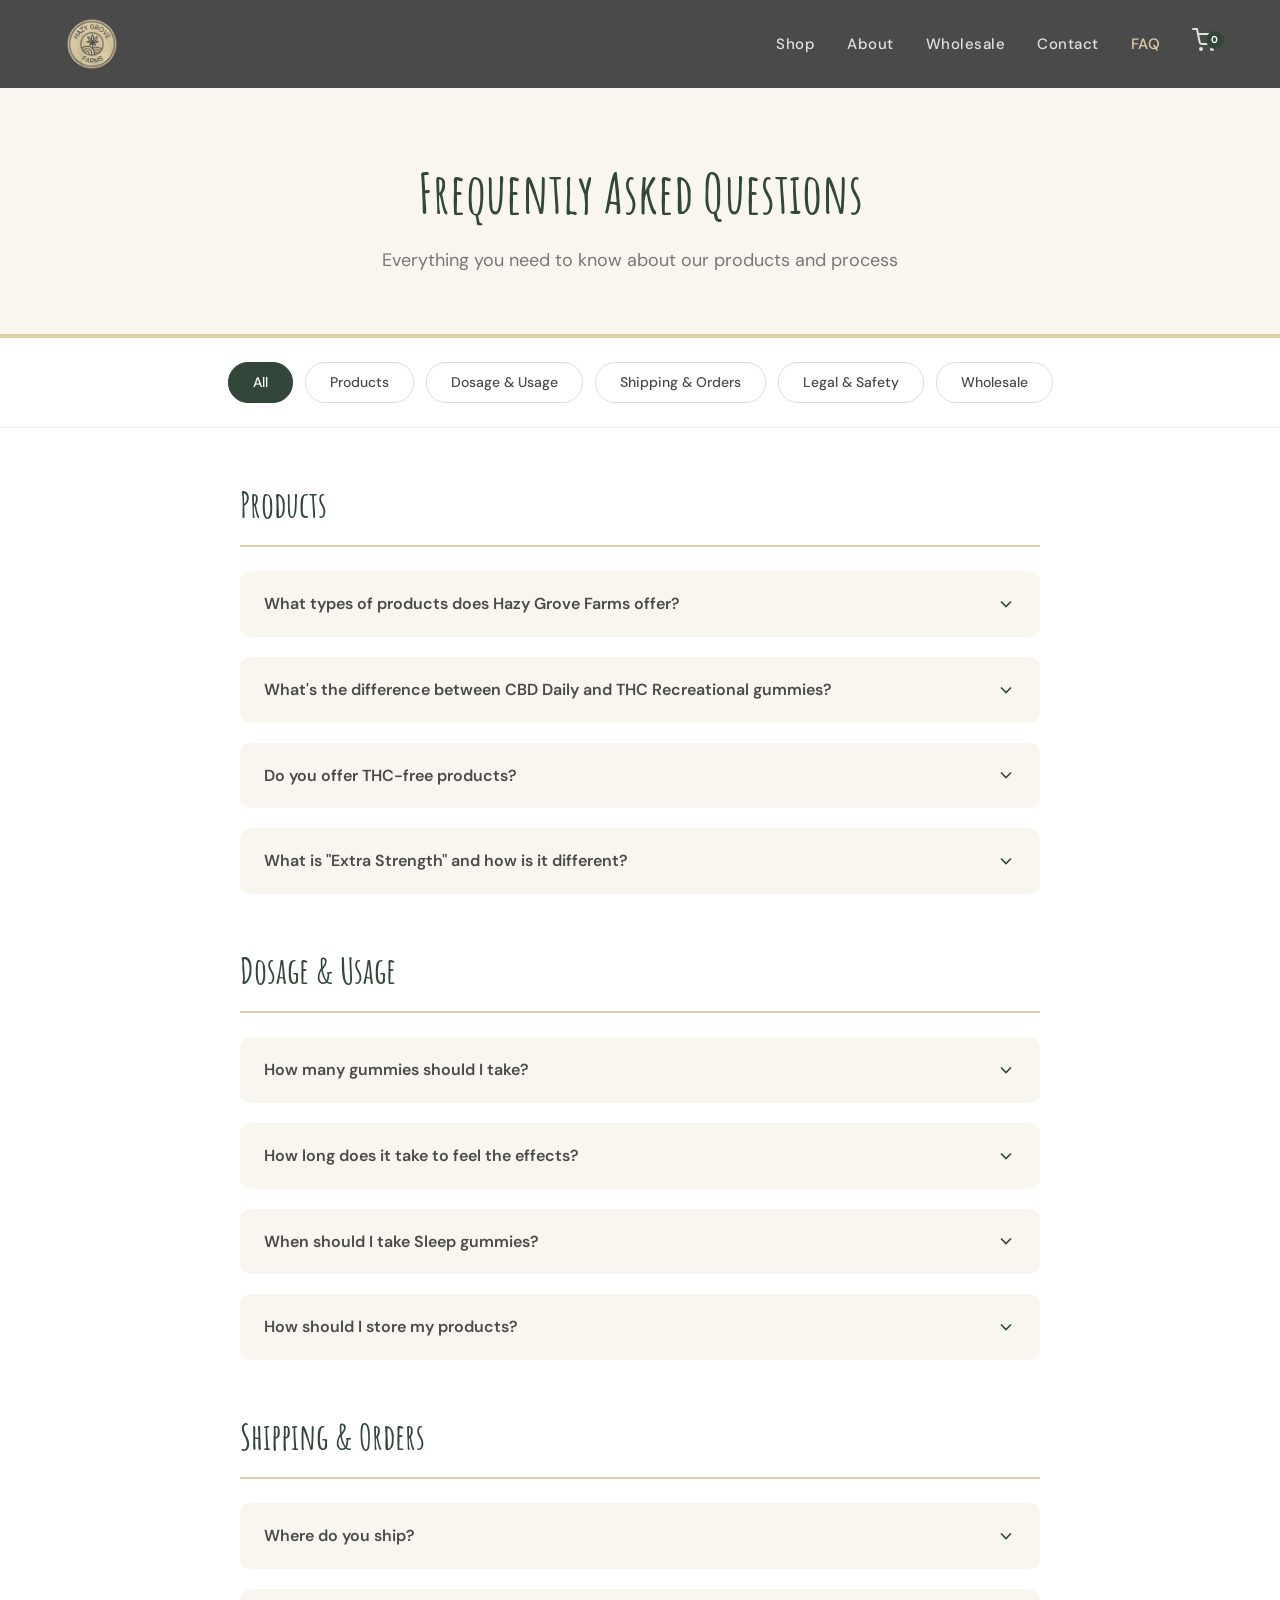
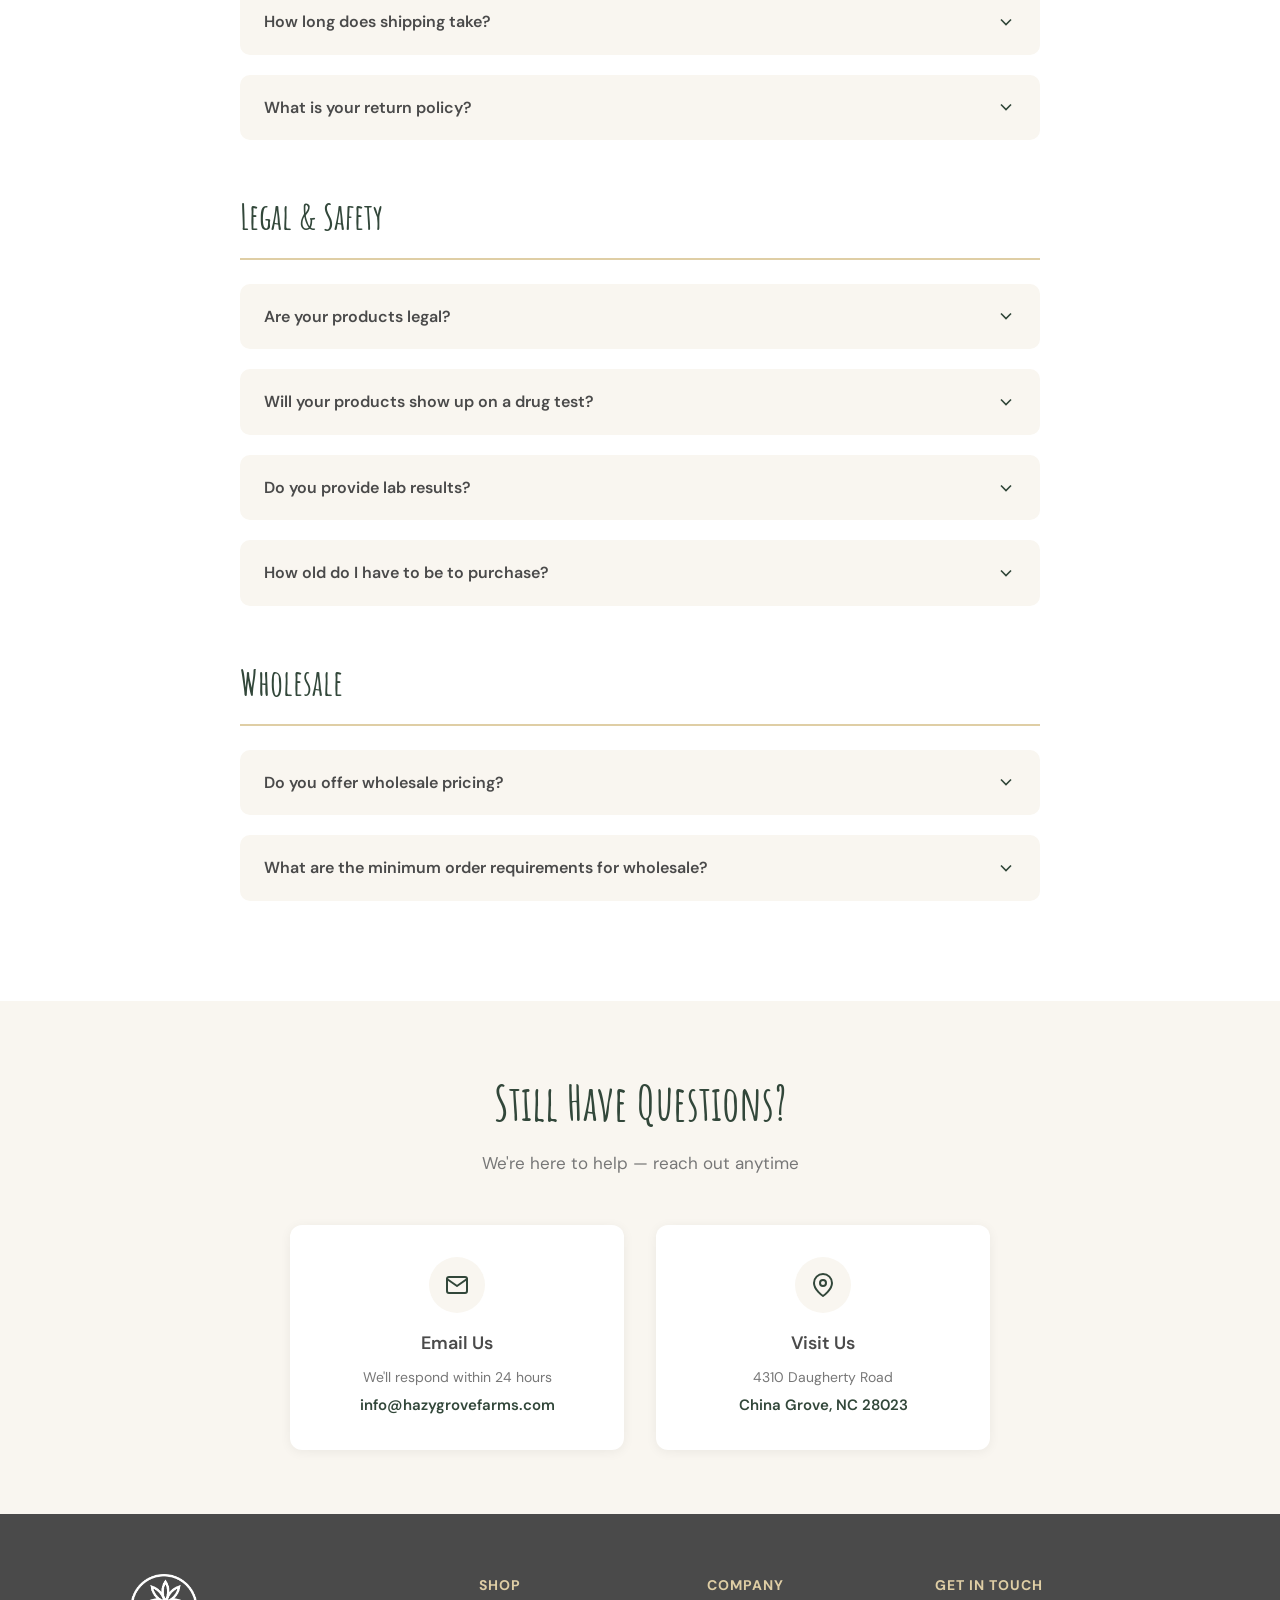
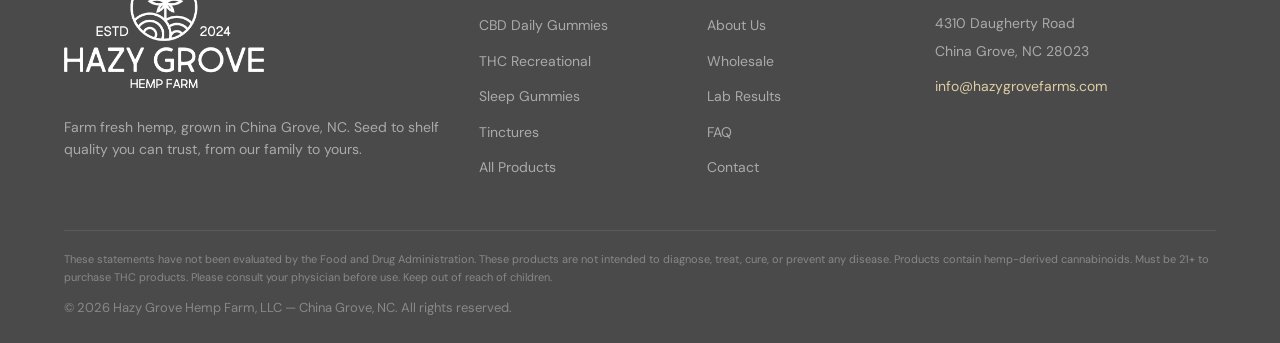
<file: mockup/faq.html>
<!DOCTYPE html>
<html lang="en">
<head>
  <meta charset="UTF-8">
  <meta name="viewport" content="width=device-width, initial-scale=1.0">
  <title>FAQ — Hazy Grove Farms</title>
  <link rel="preconnect" href="https://fonts.googleapis.com">
  <link rel="preconnect" href="https://fonts.gstatic.com" crossorigin>
  <link href="https://fonts.googleapis.com/css2?family=Amatic+SC:wght@400;700&family=DM+Sans:ital,opsz,wght@0,9..40,300;0,9..40,400;0,9..40,500;0,9..40,600;0,9..40,700;1,9..40,400&display=swap" rel="stylesheet">
  <style>
    /* ============ RESET & BASE ============ */
    *, *::before, *::after { margin: 0; padding: 0; box-sizing: border-box; }
    html { scroll-behavior: smooth; }
    body {
      font-family: 'DM Sans', sans-serif;
      color: #4a4a4a;
      background: #fff;
      line-height: 1.6;
      -webkit-font-smoothing: antialiased;
    }
    img { max-width: 100%; height: auto; display: block; }
    a { text-decoration: none; color: inherit; }

    /* ============ DESIGN TOKENS ============ */
    :root {
      --charcoal: #4a4a4a;
      --hunter-green: #32473a;
      --hemp-paper: #dfcea5;
      --white: #ffffff;
      --light-bg: #f9f6f0;
    }

    .container {
      max-width: 1200px;
      margin: 0 auto;
      padding: 0 24px;
    }

    /* ============ NAVIGATION ============ */
    .nav {
      background: #4a4a4a;
      padding: 16px 0;
      position: relative;
      z-index: 100;
    }
    .nav .container {
      display: flex;
      align-items: center;
      justify-content: space-between;
    }
    .nav-logo {
      display: flex;
      align-items: center;
      gap: 12px;
    }
    .nav-logo img {
      height: 56px;
      width: 56px;
      object-fit: contain;
      flex-shrink: 0;
    }
    .nav-links {
      display: flex;
      align-items: center;
      gap: 32px;
      list-style: none;
    }
    .nav-links a {
      color: #e0e0e0;
      font-size: 15px;
      font-weight: 500;
      letter-spacing: 0.5px;
      transition: color 0.2s;
    }
    .nav-links a:hover { color: var(--hemp-paper); }
    .nav-links a.active { color: var(--hemp-paper); }
    .nav-cart {
      position: relative;
      color: #e0e0e0;
      cursor: pointer;
      transition: color 0.2s;
    }
    .nav-cart:hover { color: var(--hemp-paper); }
    .nav-cart-badge {
      position: absolute;
      top: -6px;
      right: -8px;
      background: var(--hunter-green);
      color: #fff;
      font-size: 10px;
      font-weight: 700;
      width: 18px;
      height: 18px;
      border-radius: 50%;
      display: flex;
      align-items: center;
      justify-content: center;
    }
    .nav-mobile-toggle {
      display: none;
      background: none;
      border: none;
      cursor: pointer;
      color: #e0e0e0;
    }

    /* ============ BUTTONS ============ */
    .btn {
      display: inline-block;
      padding: 14px 40px;
      border-radius: 6px;
      font-size: 16px;
      font-weight: 600;
      letter-spacing: 0.5px;
      cursor: pointer;
      transition: all 0.25s;
      border: none;
    }
    .btn-primary {
      background: var(--hunter-green);
      color: var(--white);
    }
    .btn-primary:hover {
      background: #3d5a49;
      transform: translateY(-1px);
      box-shadow: 0 4px 16px rgba(50,71,58,0.3);
    }

    /* ============ FAQ HERO ============ */
    .faq-hero {
      background: var(--light-bg);
      padding: 60px 0;
      text-align: center;
      border-bottom: 4px solid var(--hemp-paper);
    }
    .faq-hero h1 {
      font-family: 'Amatic SC', cursive;
      font-size: 56px;
      font-weight: 700;
      color: var(--hunter-green);
      margin-bottom: 8px;
    }
    .faq-hero p {
      font-size: 18px;
      color: #777;
    }

    /* ============ FAQ CATEGORIES NAV ============ */
    .faq-categories {
      padding: 24px 0;
      background: var(--white);
      border-bottom: 1px solid #eee;
    }
    .faq-categories .container {
      display: flex;
      justify-content: center;
      flex-wrap: wrap;
      gap: 12px;
    }
    .faq-cat-pill {
      padding: 8px 24px;
      border-radius: 20px;
      border: 1.5px solid #ddd;
      font-size: 14px;
      font-weight: 500;
      color: var(--charcoal);
      cursor: pointer;
      transition: all 0.2s;
    }
    .faq-cat-pill:hover {
      border-color: var(--hunter-green);
      color: var(--hunter-green);
    }
    .faq-cat-pill.active {
      background: var(--hunter-green);
      color: var(--white);
      border-color: var(--hunter-green);
    }

    /* ============ FAQ SECTIONS ============ */
    .faq-sections {
      padding: 48px 0 80px;
      background: var(--white);
    }
    .faq-section {
      max-width: 800px;
      margin: 0 auto 48px;
    }
    .faq-section:last-child { margin-bottom: 0; }
    .faq-section-title {
      font-family: 'Amatic SC', cursive;
      font-size: 36px;
      font-weight: 700;
      color: var(--hunter-green);
      margin-bottom: 24px;
      padding-bottom: 12px;
      border-bottom: 2px solid var(--hemp-paper);
    }
    .faq-item {
      margin-bottom: 20px;
      background: var(--light-bg);
      border-radius: 10px;
      overflow: hidden;
    }
    .faq-question {
      padding: 20px 24px;
      font-size: 16px;
      font-weight: 600;
      color: var(--charcoal);
      display: flex;
      justify-content: space-between;
      align-items: center;
      cursor: pointer;
    }
    .faq-question svg {
      width: 20px;
      height: 20px;
      color: var(--hunter-green);
      flex-shrink: 0;
    }
    .faq-answer {
      padding: 0 24px 0;
      font-size: 15px;
      color: #555;
      line-height: 1.7;
      max-height: 0;
      overflow: hidden;
      transition: max-height 0.3s ease, padding 0.3s ease;
    }
    .faq-item.open .faq-answer {
      max-height: 500px;
      padding: 0 24px 20px;
    }
    .faq-question svg {
      transition: transform 0.3s ease;
    }
    .faq-item.open .faq-question svg {
      transform: rotate(180deg);
    }
    .faq-answer a {
      color: var(--hunter-green);
      font-weight: 600;
      text-decoration: underline;
    }

    /* ============ STILL HAVE QUESTIONS ============ */
    .faq-contact {
      padding: 64px 0;
      background: var(--light-bg);
      text-align: center;
    }
    .section-heading {
      text-align: center;
      margin-bottom: 48px;
    }
    .section-heading h2 {
      font-family: 'Amatic SC', cursive;
      font-size: 48px;
      font-weight: 700;
      color: var(--hunter-green);
      margin-bottom: 8px;
    }
    .section-heading p {
      font-size: 17px;
      color: #777;
    }
    .faq-contact-cards {
      display: grid;
      grid-template-columns: repeat(2, 1fr);
      gap: 32px;
      max-width: 700px;
      margin: 0 auto;
    }
    .faq-contact-card {
      background: var(--white);
      border-radius: 12px;
      padding: 32px;
      text-align: center;
      box-shadow: 0 2px 12px rgba(0,0,0,0.06);
    }
    .faq-contact-card-icon {
      width: 56px;
      height: 56px;
      border-radius: 50%;
      background: var(--light-bg);
      display: flex;
      align-items: center;
      justify-content: center;
      margin: 0 auto 16px;
    }
    .faq-contact-card-icon svg {
      width: 24px;
      height: 24px;
      color: var(--hunter-green);
    }
    .faq-contact-card h3 {
      font-size: 18px;
      font-weight: 600;
      color: var(--charcoal);
      margin-bottom: 8px;
    }
    .faq-contact-card p {
      font-size: 14px;
      color: #777;
      margin-bottom: 4px;
    }
    .faq-contact-card a {
      font-size: 15px;
      font-weight: 600;
      color: var(--hunter-green);
    }

    /* ============ FOOTER ============ */
    .footer {
      background: #4a4a4a;
      color: #ccc;
      padding: 60px 0 24px;
    }
    .footer-top {
      display: grid;
      grid-template-columns: 2fr 1fr 1fr 1.5fr;
      gap: 40px;
      margin-bottom: 40px;
      align-items: start;
    }
    .footer-brand {
      display: flex;
      flex-direction: column;
      gap: 12px;
      align-self: start;
    }
    .footer-brand-logo {
      display: flex;
      align-items: center;
      gap: 14px;
    }
    .footer-brand-logo img {
      width: 200px;
      height: auto;
      object-fit: contain;
      margin-bottom: 16px;
    }
    .footer-brand p {
      font-size: 14px;
      line-height: 1.6;
      color: #aaa;
    }
    .footer h4 {
      font-size: 14px;
      font-weight: 700;
      text-transform: uppercase;
      letter-spacing: 1px;
      color: var(--hemp-paper);
      margin-bottom: 16px;
    }
    .footer ul {
      list-style: none;
    }
    .footer ul li {
      margin-bottom: 10px;
    }
    .footer ul a {
      color: #aaa;
      font-size: 14px;
      transition: color 0.2s;
    }
    .footer ul a:hover { color: var(--hemp-paper); }
    .footer-contact p {
      font-size: 14px;
      color: #aaa;
      margin-bottom: 6px;
    }
    .footer-bottom {
      border-top: 1px solid #5a5a5a;
      padding-top: 20px;
    }
    .footer-disclaimer {
      font-size: 11px;
      color: #888;
      line-height: 1.6;
      margin-bottom: 12px;
    }
    .footer-copyright {
      font-size: 13px;
      color: #888;
    }

    /* ============ RESPONSIVE ============ */
    @media (max-width: 1024px) {
      .footer-top { grid-template-columns: 1fr 1fr; }
    }

    @media (max-width: 768px) {
      .nav-links { display: none; }
      .nav-mobile-toggle { display: block; }

      .faq-hero h1 { font-size: 42px; }

      .faq-contact-cards { grid-template-columns: 1fr; }

      .footer-top { grid-template-columns: 1fr; gap: 32px; }
    }

    @media (max-width: 480px) {
      .faq-hero h1 { font-size: 36px; }
      .faq-section-title { font-size: 28px; }
      .section-heading h2 { font-size: 36px; }
    }
  </style>
</head>
<body>

  <!-- ==================== NAVIGATION ==================== -->
  <nav class="nav">
    <div class="container">
      <a href="index.html" class="nav-logo">
        <img src="images/logo-nav.png" alt="Hazy Grove Farms">
      </a>

      <ul class="nav-links">
        <li><a href="collection.html">Shop</a></li>
        <li><a href="about.html">About</a></li>
        <li><a href="wholesale.html">Wholesale</a></li>
        <li><a href="contact.html">Contact</a></li>
        <li><a href="faq.html" class="active">FAQ</a></li>
        <li>
          <a href="#" class="nav-cart">
            <svg width="24" height="24" viewBox="0 0 24 24" fill="none" stroke="currentColor" stroke-width="2" stroke-linecap="round" stroke-linejoin="round">
              <circle cx="9" cy="21" r="1"/><circle cx="20" cy="21" r="1"/>
              <path d="M1 1h4l2.68 13.39a2 2 0 0 0 2 1.61h9.72a2 2 0 0 0 2-1.61L23 6H6"/>
            </svg>
            <span class="nav-cart-badge">0</span>
          </a>
        </li>
      </ul>

      <button class="nav-mobile-toggle" aria-label="Menu">
        <svg width="28" height="28" viewBox="0 0 24 24" fill="none" stroke="currentColor" stroke-width="2" stroke-linecap="round">
          <line x1="3" y1="6" x2="21" y2="6"/>
          <line x1="3" y1="12" x2="21" y2="12"/>
          <line x1="3" y1="18" x2="21" y2="18"/>
        </svg>
      </button>
    </div>
  </nav>

  <!-- ==================== FAQ HERO ==================== -->
  <section class="faq-hero">
    <div class="container">
      <h1>Frequently Asked Questions</h1>
      <p>Everything you need to know about our products and process</p>
    </div>
  </section>

  <!-- ==================== CATEGORY PILLS ==================== -->
  <section class="faq-categories">
    <div class="container">
      <span class="faq-cat-pill active">All</span>
      <span class="faq-cat-pill">Products</span>
      <span class="faq-cat-pill">Dosage &amp; Usage</span>
      <span class="faq-cat-pill">Shipping &amp; Orders</span>
      <span class="faq-cat-pill">Legal &amp; Safety</span>
      <span class="faq-cat-pill">Wholesale</span>
    </div>
  </section>

  <!-- ==================== FAQ SECTIONS ==================== -->
  <section class="faq-sections">
    <div class="container">

      <!-- Products -->
      <div class="faq-section">
        <h2 class="faq-section-title">Products</h2>

        <div class="faq-item">
          <div class="faq-question">
            What types of products does Hazy Grove Farms offer?
            <svg viewBox="0 0 24 24" fill="none" stroke="currentColor" stroke-width="2"><polyline points="6 9 12 15 18 9"/></svg>
          </div>
          <div class="faq-answer">We offer three main product lines: <strong>CBD Daily Gummies</strong> (available in Watermelon, Blood Orange, and Blue Raspberry), <strong>THC Recreational Gummies</strong> (available in Indica, Sativa, and Hybrid blends), <strong>Sleep Gummies</strong> (with CBD + THC + CBN), and <strong>Tinctures</strong> (Full Spectrum and THC-Free options). All products are made from hemp grown on our farm and independently lab tested.</div>
        </div>

        <div class="faq-item">
          <div class="faq-question">
            What's the difference between CBD Daily and THC Recreational gummies?
            <svg viewBox="0 0 24 24" fill="none" stroke="currentColor" stroke-width="2"><polyline points="6 9 12 15 18 9"/></svg>
          </div>
          <div class="faq-answer"><strong>CBD Daily Gummies</strong> are designed for everyday wellness with 50mg CBD and a small amount of THC (2mg) per gummy. They're great for general balance, stress, and recovery. <strong>THC Recreational Gummies</strong> contain 15mg THC + 10mg CBD + 2mg CBN per gummy and are formulated for a noticeable recreational experience. They come in Indica (relax), Sativa (energize), and Hybrid (balanced) blends.</div>
        </div>

        <div class="faq-item">
          <div class="faq-question">
            Do you offer THC-free products?
            <svg viewBox="0 0 24 24" fill="none" stroke="currentColor" stroke-width="2"><polyline points="6 9 12 15 18 9"/></svg>
          </div>
          <div class="faq-answer">Yes! We offer <strong>THC-Free CBD Daily Gummies</strong> (50mg CBD, 0mg THC) in all three flavors, as well as a <strong>THC-Free Tincture</strong> and <strong>THC-Free Sleep Tincture</strong>. These are ideal for anyone who wants the benefits of CBD without any THC, including those subject to drug testing.</div>
        </div>

        <div class="faq-item">
          <div class="faq-question">
            What is "Extra Strength" and how is it different?
            <svg viewBox="0 0 24 24" fill="none" stroke="currentColor" stroke-width="2"><polyline points="6 9 12 15 18 9"/></svg>
          </div>
          <div class="faq-answer">Our <strong>Extra Strength</strong> line doubles the cannabinoid content. CBD Daily Extra Strength contains 100mg CBD + 5mg THC per gummy (vs. 50mg CBD + 2mg THC standard). Sleep Extra Strength contains 100mg CBD + 5mg THC + 5mg CBN per gummy. Extra Strength products are recommended for experienced users or those who need a higher dose.</div>
        </div>
      </div>

      <!-- Dosage & Usage -->
      <div class="faq-section">
        <h2 class="faq-section-title">Dosage &amp; Usage</h2>

        <div class="faq-item">
          <div class="faq-question">
            How many gummies should I take?
            <svg viewBox="0 0 24 24" fill="none" stroke="currentColor" stroke-width="2"><polyline points="6 9 12 15 18 9"/></svg>
          </div>
          <div class="faq-answer">We recommend starting with <strong>one gummy per serving</strong>. If you're new to CBD or THC products, consider starting with half a gummy and working your way up. Everyone responds differently, so it's best to find what works for you. For our THC Recreational gummies, wait at least 60–90 minutes before considering a second dose.</div>
        </div>

        <div class="faq-item">
          <div class="faq-question">
            How long does it take to feel the effects?
            <svg viewBox="0 0 24 24" fill="none" stroke="currentColor" stroke-width="2"><polyline points="6 9 12 15 18 9"/></svg>
          </div>
          <div class="faq-answer">Gummies are ingested orally, so effects typically onset within <strong>30–60 minutes</strong>, depending on your metabolism, body weight, and whether you've eaten recently. Effects generally last 4–6 hours. Tinctures taken sublingually (under the tongue) may onset faster, within 15–30 minutes.</div>
        </div>

        <div class="faq-item">
          <div class="faq-question">
            When should I take Sleep gummies?
            <svg viewBox="0 0 24 24" fill="none" stroke="currentColor" stroke-width="2"><polyline points="6 9 12 15 18 9"/></svg>
          </div>
          <div class="faq-answer">Take one Sleep gummy approximately <strong>30–60 minutes before bedtime</strong>. The combination of CBD, THC, and CBN (cannabinol) is formulated to promote relaxation and support a restful night's sleep. Avoid operating machinery after taking Sleep gummies.</div>
        </div>

        <div class="faq-item">
          <div class="faq-question">
            How should I store my products?
            <svg viewBox="0 0 24 24" fill="none" stroke="currentColor" stroke-width="2"><polyline points="6 9 12 15 18 9"/></svg>
          </div>
          <div class="faq-answer">Store all products in a <strong>cool, dry place</strong> away from direct sunlight. Keep jars sealed between uses to preserve freshness. Gummies do not require refrigeration but may benefit from it in warmer climates. All products have a shelf life of approximately 12 months from manufacturing date.</div>
        </div>
      </div>

      <!-- Shipping & Orders -->
      <div class="faq-section">
        <h2 class="faq-section-title">Shipping &amp; Orders</h2>

        <div class="faq-item">
          <div class="faq-question">
            Where do you ship?
            <svg viewBox="0 0 24 24" fill="none" stroke="currentColor" stroke-width="2"><polyline points="6 9 12 15 18 9"/></svg>
          </div>
          <div class="faq-answer">We ship to <strong>all 50 U.S. states</strong> where hemp-derived products are legal under the 2018 Farm Bill. Some states have specific restrictions on THC content — if your order cannot be shipped to your location, we'll notify you and issue a full refund. We do not currently ship internationally.</div>
        </div>

        <div class="faq-item">
          <div class="faq-question">
            How long does shipping take?
            <svg viewBox="0 0 24 24" fill="none" stroke="currentColor" stroke-width="2"><polyline points="6 9 12 15 18 9"/></svg>
          </div>
          <div class="faq-answer">Orders typically ship within <strong>1–2 business days</strong> from China Grove, NC. Standard shipping takes 3–5 business days. Expedited shipping options are available at checkout. You'll receive a tracking number via email once your order ships.</div>
        </div>

        <div class="faq-item">
          <div class="faq-question">
            What is your return policy?
            <svg viewBox="0 0 24 24" fill="none" stroke="currentColor" stroke-width="2"><polyline points="6 9 12 15 18 9"/></svg>
          </div>
          <div class="faq-answer">If you're not satisfied with your purchase, please contact us within <strong>30 days</strong> of delivery. Unopened products in original packaging can be returned for a full refund. Opened products may qualify for a partial refund or store credit at our discretion. Please email <a href="mailto:info@hazygrovefarms.com">info@hazygrovefarms.com</a> to initiate a return.</div>
        </div>
      </div>

      <!-- Legal & Safety -->
      <div class="faq-section">
        <h2 class="faq-section-title">Legal &amp; Safety</h2>

        <div class="faq-item">
          <div class="faq-question">
            Are your products legal?
            <svg viewBox="0 0 24 24" fill="none" stroke="currentColor" stroke-width="2"><polyline points="6 9 12 15 18 9"/></svg>
          </div>
          <div class="faq-answer">Yes. All Hazy Grove Farms products are derived from <strong>hemp</strong> and comply with the <strong>2018 Farm Bill</strong>, which legalized hemp and hemp-derived products containing less than 0.3% THC by dry weight at the federal level. However, some states have enacted additional restrictions — please check your local laws before purchasing.</div>
        </div>

        <div class="faq-item">
          <div class="faq-question">
            Will your products show up on a drug test?
            <svg viewBox="0 0 24 24" fill="none" stroke="currentColor" stroke-width="2"><polyline points="6 9 12 15 18 9"/></svg>
          </div>
          <div class="faq-answer">Products containing THC (including our Standard and Extra Strength CBD Daily, THC Recreational, and Sleep gummies) <strong>may cause a positive result</strong> on a drug test. If you are subject to drug testing, we recommend our <strong>THC-Free</strong> product line, which contains 0mg THC and is made with broad-spectrum extract.</div>
        </div>

        <div class="faq-item">
          <div class="faq-question">
            Do you provide lab results?
            <svg viewBox="0 0 24 24" fill="none" stroke="currentColor" stroke-width="2"><polyline points="6 9 12 15 18 9"/></svg>
          </div>
          <div class="faq-answer">Absolutely. Every batch is tested by an <strong>independent, ISO-certified third-party laboratory</strong>. Certificates of Analysis (COAs) verify potency, purity, and safety — including tests for heavy metals, pesticides, microbials, residual solvents, and mycotoxins. COA links are available on each product page.</div>
        </div>

        <div class="faq-item">
          <div class="faq-question">
            How old do I have to be to purchase?
            <svg viewBox="0 0 24 24" fill="none" stroke="currentColor" stroke-width="2"><polyline points="6 9 12 15 18 9"/></svg>
          </div>
          <div class="faq-answer">You must be <strong>at least 21 years old</strong> to purchase THC-containing products from Hazy Grove Farms. An age verification gate is required before accessing the website. CBD-only (THC-Free) products require you to be at least 18 years old.</div>
        </div>
      </div>

      <!-- Wholesale -->
      <div class="faq-section">
        <h2 class="faq-section-title">Wholesale</h2>

        <div class="faq-item">
          <div class="faq-question">
            Do you offer wholesale pricing?
            <svg viewBox="0 0 24 24" fill="none" stroke="currentColor" stroke-width="2"><polyline points="6 9 12 15 18 9"/></svg>
          </div>
          <div class="faq-answer">Yes! We partner with retail stores, smoke shops, and wellness boutiques across North Carolina and nationally. Wholesale inquiries can be submitted through our <strong>Wholesale page</strong>, and Bobby will follow up personally to discuss pricing, minimum orders, and terms.</div>
        </div>

        <div class="faq-item">
          <div class="faq-question">
            What are the minimum order requirements for wholesale?
            <svg viewBox="0 0 24 24" fill="none" stroke="currentColor" stroke-width="2"><polyline points="6 9 12 15 18 9"/></svg>
          </div>
          <div class="faq-answer">Minimum order quantities vary by product line. We're flexible and happy to work with shops of all sizes, from single-location boutiques to multi-store chains. <a href="mailto:info@hazygrovefarms.com">Contact us</a> to discuss what works best for your business.</div>
        </div>
      </div>

    </div>
  </section>

  <!-- ==================== STILL HAVE QUESTIONS ==================== -->
  <section class="faq-contact">
    <div class="container">
      <div class="section-heading">
        <h2>Still Have Questions?</h2>
        <p>We're here to help — reach out anytime</p>
      </div>
      <div class="faq-contact-cards">
        <div class="faq-contact-card">
          <div class="faq-contact-card-icon">
            <svg viewBox="0 0 24 24" fill="none" stroke="currentColor" stroke-width="2" stroke-linecap="round" stroke-linejoin="round">
              <path d="M4 4h16c1.1 0 2 .9 2 2v12c0 1.1-.9 2-2 2H4c-1.1 0-2-.9-2-2V6c0-1.1.9-2 2-2z"/>
              <polyline points="22,6 12,13 2,6"/>
            </svg>
          </div>
          <h3>Email Us</h3>
          <p>We'll respond within 24 hours</p>
          <a href="mailto:info@hazygrovefarms.com">info@hazygrovefarms.com</a>
        </div>
        <div class="faq-contact-card">
          <div class="faq-contact-card-icon">
            <svg viewBox="0 0 24 24" fill="none" stroke="currentColor" stroke-width="2" stroke-linecap="round" stroke-linejoin="round">
              <path d="M21 10c0 7-9 13-9 13s-9-6-9-13a9 9 0 0 1 18 0z"/>
              <circle cx="12" cy="10" r="3"/>
            </svg>
          </div>
          <h3>Visit Us</h3>
          <p>4310 Daugherty Road</p>
          <a href="#">China Grove, NC 28023</a>
        </div>
      </div>
    </div>
  </section>

  <!-- ==================== FOOTER ==================== -->
  <footer class="footer">
    <div class="container">
      <div class="footer-top">
        <div class="footer-brand">
          <div class="footer-brand-logo">
            <img src="images/logo-footer-full.png" alt="Hazy Grove Hemp Farm" style="filter: invert(1);">
          </div>
          <p>Farm fresh hemp, grown in China Grove, NC. Seed to shelf quality you can trust, from our family to yours.</p>
        </div>

        <div>
          <h4>Shop</h4>
          <ul>
            <li><a href="collection.html">CBD Daily Gummies</a></li>
            <li><a href="collection.html">THC Recreational</a></li>
            <li><a href="collection.html">Sleep Gummies</a></li>
            <li><a href="collection.html">Tinctures</a></li>
            <li><a href="collection.html">All Products</a></li>
          </ul>
        </div>

        <div>
          <h4>Company</h4>
          <ul>
            <li><a href="about.html">About Us</a></li>
            <li><a href="wholesale.html">Wholesale</a></li>
            <li><a href="#">Lab Results</a></li>
            <li><a href="faq.html">FAQ</a></li>
            <li><a href="contact.html">Contact</a></li>
          </ul>
        </div>

        <div class="footer-contact">
          <h4>Get in Touch</h4>
          <p>4310 Daugherty Road</p>
          <p>China Grove, NC 28023</p>
          <p style="margin-top: 12px;"><a href="mailto:info@hazygrovefarms.com" style="color: var(--hemp-paper);">info@hazygrovefarms.com</a></p>
        </div>
      </div>

      <div class="footer-bottom">
        <p class="footer-disclaimer">These statements have not been evaluated by the Food and Drug Administration. These products are not intended to diagnose, treat, cure, or prevent any disease. Products contain hemp-derived cannabinoids. Must be 21+ to purchase THC products. Please consult your physician before use. Keep out of reach of children.</p>
        <p class="footer-copyright">&copy; 2026 Hazy Grove Hemp Farm, LLC &mdash; China Grove, NC. All rights reserved.</p>
      </div>
    </div>
  </footer>

<script>
  document.querySelectorAll('.faq-question').forEach(function(btn) {
    btn.addEventListener('click', function() {
      var item = this.closest('.faq-item');
      var wasOpen = item.classList.contains('open');
      // Close all items in the same section
      item.closest('.faq-section').querySelectorAll('.faq-item.open').forEach(function(el) {
        el.classList.remove('open');
      });
      // Toggle the clicked item
      if (!wasOpen) item.classList.add('open');
    });
  });
</script>
<script src="https://mcp.figma.com/mcp/html-to-design/capture.js" async></script>
</body>
</html>
</file>
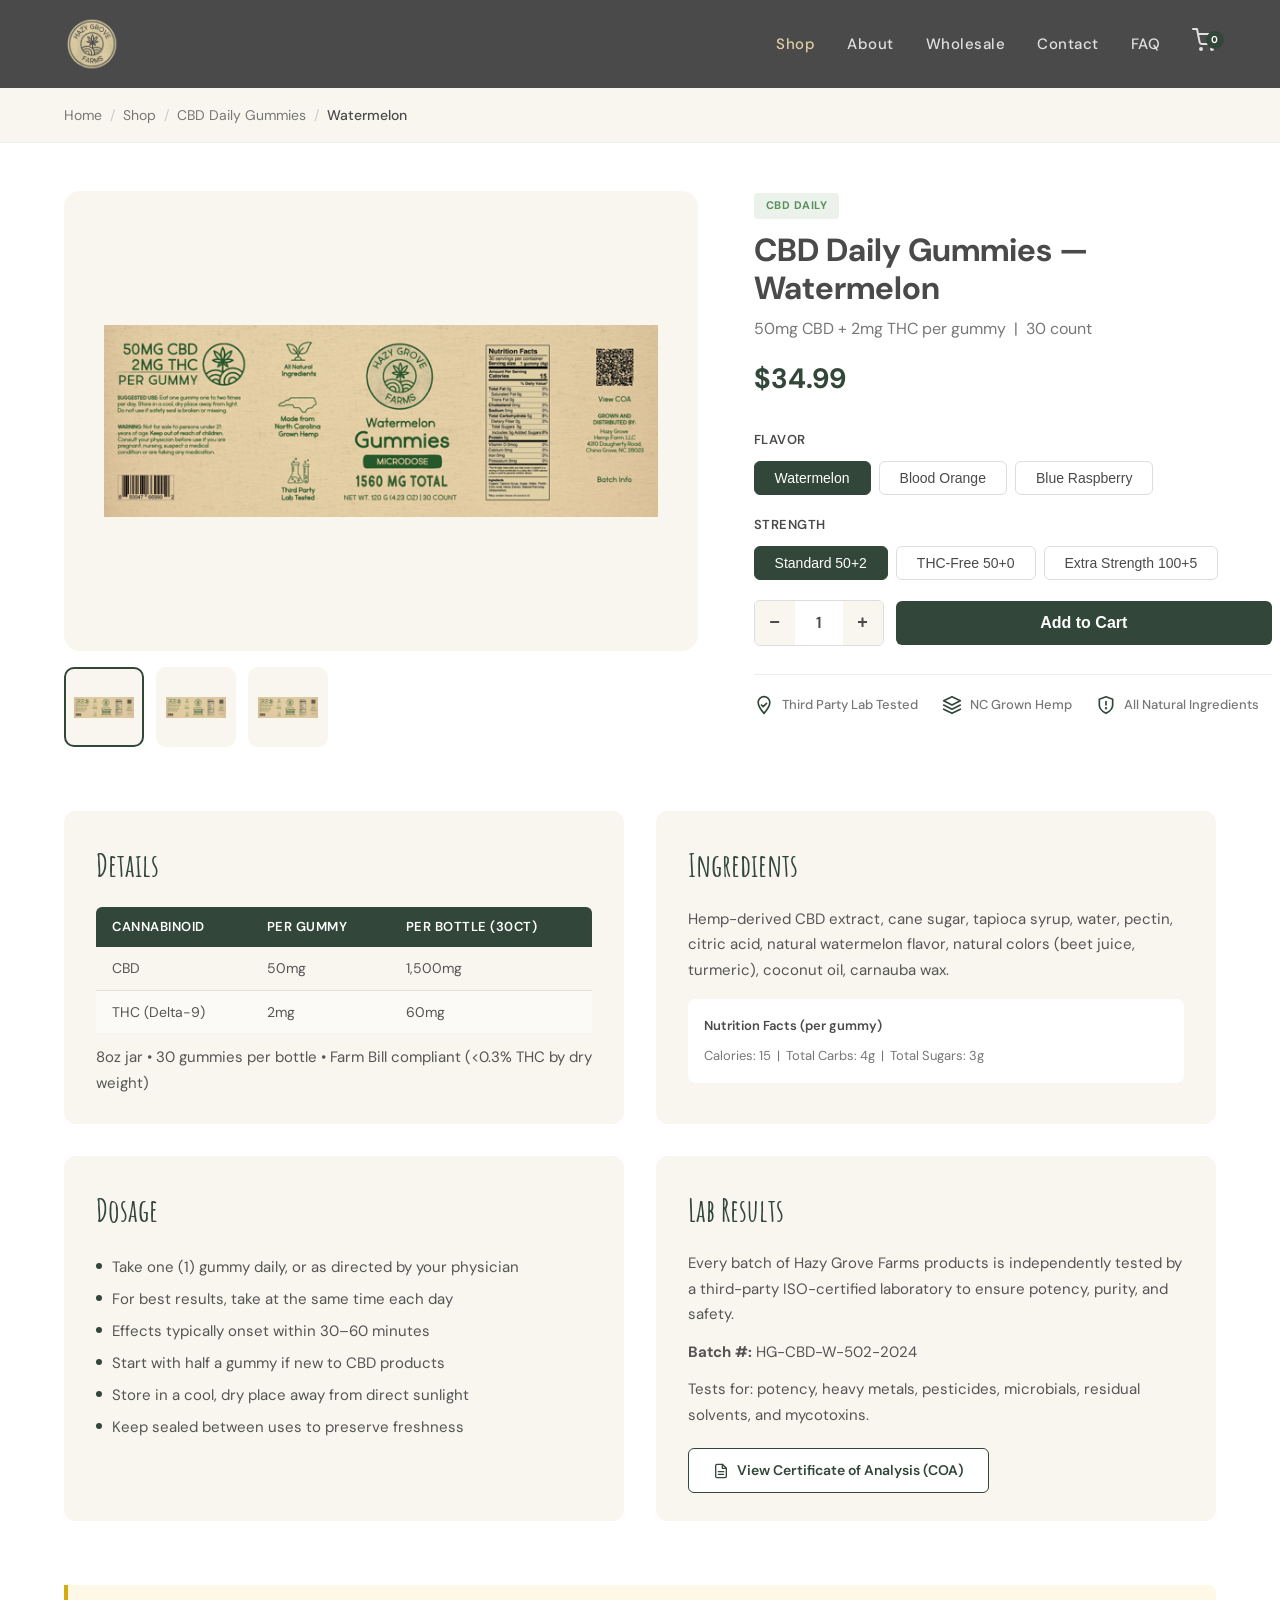
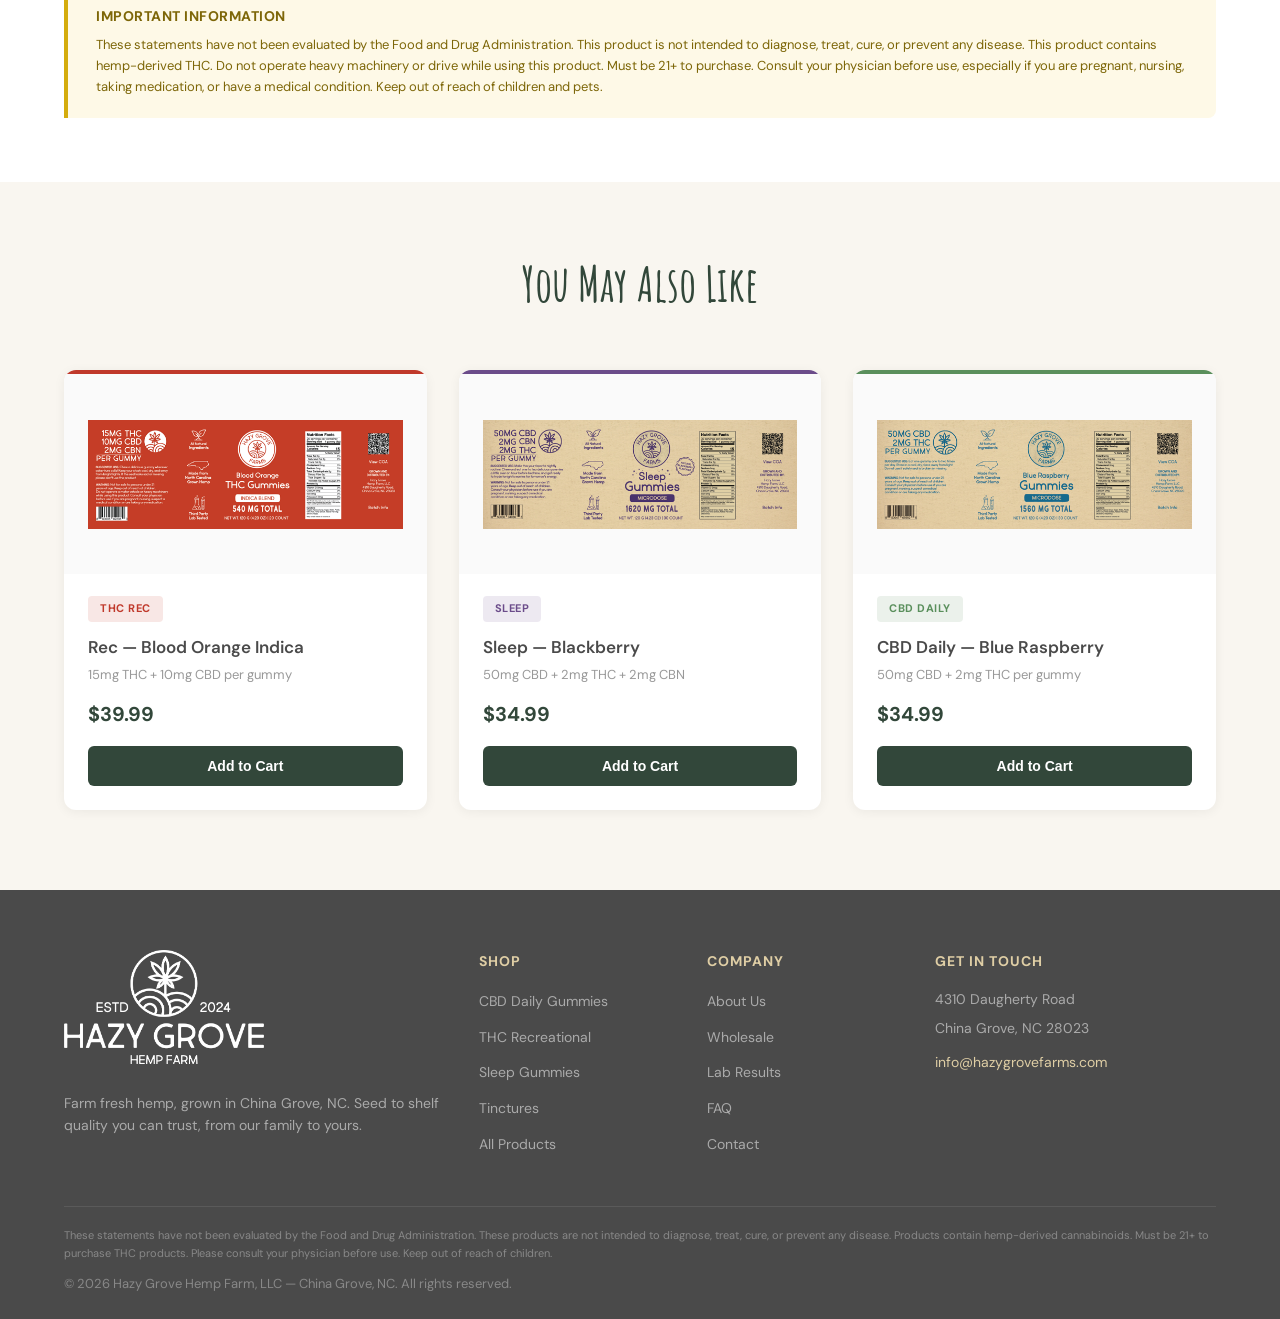
<file: mockup/product.html>
<!DOCTYPE html>
<html lang="en">
<head>
  <meta charset="UTF-8">
  <meta name="viewport" content="width=device-width, initial-scale=1.0">
  <title>CBD Daily Gummies — Watermelon — Hazy Grove Farms</title>
  <link rel="preconnect" href="https://fonts.googleapis.com">
  <link rel="preconnect" href="https://fonts.gstatic.com" crossorigin>
  <link href="https://fonts.googleapis.com/css2?family=Amatic+SC:wght@400;700&family=DM+Sans:ital,opsz,wght@0,9..40,300;0,9..40,400;0,9..40,500;0,9..40,600;0,9..40,700;1,9..40,400&display=swap" rel="stylesheet">
  <style>
    /* ============ RESET & BASE ============ */
    *, *::before, *::after { margin: 0; padding: 0; box-sizing: border-box; }
    html { scroll-behavior: smooth; }
    body {
      font-family: 'DM Sans', sans-serif;
      color: #4a4a4a;
      background: #fff;
      line-height: 1.6;
      -webkit-font-smoothing: antialiased;
    }
    img { max-width: 100%; height: auto; display: block; }
    a { text-decoration: none; color: inherit; }

    /* ============ DESIGN TOKENS ============ */
    :root {
      --charcoal: #4a4a4a;
      --hunter-green: #32473a;
      --hemp-paper: #dfcea5;
      --white: #ffffff;
      --cbd-green: #5a8f5c;
      --thc-red: #c0392b;
      --sleep-purple: #6b4c8a;
      --tincture-coral: #d97755;
      --light-bg: #f9f6f0;
    }

    .container {
      max-width: 1200px;
      margin: 0 auto;
      padding: 0 24px;
    }

    /* ============ NAVIGATION ============ */
    .nav {
      background: #4a4a4a;
      padding: 16px 0;
      position: relative;
      z-index: 100;
    }
    .nav .container {
      display: flex;
      align-items: center;
      justify-content: space-between;
    }
    .nav-logo {
      display: flex;
      align-items: center;
      gap: 12px;
    }
    .nav-logo img {
      height: 56px;
      width: 56px;
      object-fit: contain;
      flex-shrink: 0;
    }
    .nav-links {
      display: flex;
      align-items: center;
      gap: 32px;
      list-style: none;
    }
    .nav-links a {
      color: #e0e0e0;
      font-size: 15px;
      font-weight: 500;
      letter-spacing: 0.5px;
      transition: color 0.2s;
    }
    .nav-links a:hover { color: var(--hemp-paper); }
    .nav-links a.active { color: var(--hemp-paper); }
    .nav-cart {
      position: relative;
      color: #e0e0e0;
      cursor: pointer;
      transition: color 0.2s;
    }
    .nav-cart:hover { color: var(--hemp-paper); }
    .nav-cart-badge {
      position: absolute;
      top: -6px;
      right: -8px;
      background: var(--hunter-green);
      color: #fff;
      font-size: 10px;
      font-weight: 700;
      width: 18px;
      height: 18px;
      border-radius: 50%;
      display: flex;
      align-items: center;
      justify-content: center;
    }
    .nav-mobile-toggle {
      display: none;
      background: none;
      border: none;
      cursor: pointer;
      color: #e0e0e0;
    }

    /* ============ SHARED BUTTON ============ */
    .btn {
      display: inline-block;
      padding: 14px 40px;
      border-radius: 6px;
      font-size: 16px;
      font-weight: 600;
      letter-spacing: 0.5px;
      cursor: pointer;
      transition: all 0.25s;
      border: none;
    }
    .btn-primary {
      background: var(--hunter-green);
      color: var(--white);
    }
    .btn-primary:hover {
      background: #3d5a49;
      transform: translateY(-1px);
      box-shadow: 0 4px 16px rgba(50,71,58,0.3);
    }
    .btn-add-cart {
      width: 100%;
      padding: 12px;
      background: var(--hunter-green);
      color: var(--white);
      border: none;
      border-radius: 6px;
      font-size: 14px;
      font-weight: 600;
      cursor: pointer;
      transition: background 0.2s;
    }
    .btn-add-cart:hover {
      background: #3d5a49;
    }

    /* ============ BREADCRUMB ============ */
    .breadcrumb {
      padding: 16px 0;
      background: var(--light-bg);
      border-bottom: 1px solid #eee;
    }
    .breadcrumb .container {
      display: flex;
      align-items: center;
      gap: 8px;
      font-size: 14px;
      color: #999;
    }
    .breadcrumb a {
      color: #777;
      transition: color 0.2s;
    }
    .breadcrumb a:hover { color: var(--hunter-green); }
    .breadcrumb .separator { color: #ccc; }
    .breadcrumb .current { color: var(--charcoal); font-weight: 500; }

    /* ============ PRODUCT DETAIL ============ */
    .product-detail {
      padding: 48px 0 64px;
      background: var(--white);
    }
    .product-detail .container {
      display: grid;
      grid-template-columns: 55% 45%;
      gap: 56px;
      align-items: start;
    }

    /* Gallery */
    .product-gallery {}
    .product-gallery-main {
      background: var(--light-bg);
      border-radius: 16px;
      padding: 40px;
      display: flex;
      align-items: center;
      justify-content: center;
      min-height: 460px;
      margin-bottom: 16px;
    }
    .product-gallery-main img {
      max-height: 380px;
      width: auto;
      object-fit: contain;
    }
    .product-gallery-thumbs {
      display: flex;
      gap: 12px;
    }
    .product-gallery-thumb {
      width: 80px;
      height: 80px;
      border-radius: 10px;
      background: var(--light-bg);
      display: flex;
      align-items: center;
      justify-content: center;
      padding: 8px;
      border: 2px solid transparent;
      cursor: pointer;
      transition: border-color 0.2s;
    }
    .product-gallery-thumb.active {
      border-color: var(--hunter-green);
    }
    .product-gallery-thumb img {
      max-height: 60px;
      width: auto;
      object-fit: contain;
    }

    /* Product Info */
    .product-info {}
    .product-tag {
      display: inline-block;
      font-size: 11px;
      font-weight: 700;
      text-transform: uppercase;
      letter-spacing: 0.5px;
      padding: 4px 12px;
      border-radius: 4px;
      margin-bottom: 12px;
    }
    .tag-cbd { background: rgba(90,143,92,0.12); color: var(--cbd-green); }
    .tag-thc { background: rgba(192,57,43,0.12); color: var(--thc-red); }
    .tag-sleep { background: rgba(107,76,138,0.12); color: var(--sleep-purple); }
    .tag-tincture { background: rgba(217,119,85,0.12); color: var(--tincture-coral); }

    .product-info h1 {
      font-family: 'DM Sans', sans-serif;
      font-size: 32px;
      font-weight: 700;
      color: var(--charcoal);
      margin-bottom: 8px;
      line-height: 1.2;
    }
    .product-info .product-subtitle {
      font-size: 16px;
      color: #777;
      margin-bottom: 16px;
    }
    .product-info .product-price {
      font-size: 28px;
      font-weight: 700;
      color: var(--hunter-green);
      margin-bottom: 28px;
    }

    /* Variant Selectors */
    .variant-selector {
      margin-bottom: 20px;
    }
    .variant-selector-label {
      font-size: 13px;
      font-weight: 600;
      text-transform: uppercase;
      letter-spacing: 0.5px;
      color: var(--charcoal);
      margin-bottom: 10px;
    }
    .variant-selector-options {
      display: flex;
      flex-wrap: wrap;
      gap: 8px;
    }
    .variant-btn {
      padding: 8px 20px;
      border-radius: 6px;
      border: 1.5px solid #ddd;
      font-size: 14px;
      font-weight: 500;
      color: var(--charcoal);
      background: var(--white);
      cursor: pointer;
      transition: all 0.2s;
    }
    .variant-btn:hover {
      border-color: var(--hunter-green);
      color: var(--hunter-green);
    }
    .variant-btn.active {
      background: var(--hunter-green);
      color: var(--white);
      border-color: var(--hunter-green);
    }

    /* Actions */
    .product-actions {
      display: flex;
      gap: 12px;
      align-items: center;
      margin-bottom: 28px;
    }
    .qty-selector {
      display: flex;
      align-items: center;
      border: 1.5px solid #ddd;
      border-radius: 6px;
      overflow: hidden;
    }
    .qty-btn {
      width: 40px;
      height: 44px;
      border: none;
      background: var(--light-bg);
      font-size: 18px;
      font-weight: 600;
      color: var(--charcoal);
      cursor: pointer;
      transition: background 0.2s;
      display: flex;
      align-items: center;
      justify-content: center;
    }
    .qty-btn:hover { background: #ece5d5; }
    .qty-value {
      width: 48px;
      height: 44px;
      display: flex;
      align-items: center;
      justify-content: center;
      font-size: 16px;
      font-weight: 600;
      color: var(--charcoal);
      background: var(--white);
    }
    .btn-add-cart-large {
      flex: 1;
      padding: 12px 32px;
      background: var(--hunter-green);
      color: var(--white);
      border: none;
      border-radius: 6px;
      font-size: 16px;
      font-weight: 600;
      cursor: pointer;
      transition: background 0.2s;
      height: 44px;
    }
    .btn-add-cart-large:hover { background: #3d5a49; }

    /* Mini Trust Badges */
    .trust-badges-mini {
      display: flex;
      gap: 24px;
      padding: 20px 0;
      border-top: 1px solid #eee;
    }
    .trust-badge-mini {
      display: flex;
      align-items: center;
      gap: 8px;
      font-size: 13px;
      font-weight: 500;
      color: #777;
    }
    .trust-badge-mini svg {
      width: 20px;
      height: 20px;
      color: var(--hunter-green);
    }

    /* ============ PRODUCT INFO SECTIONS ============ */
    .product-info-sections {
      padding: 0 0 64px;
      background: var(--white);
    }
    .product-info-sections .container {
      display: grid;
      grid-template-columns: 1fr 1fr;
      gap: 32px;
    }
    .product-info-section {
      background: var(--light-bg);
      border-radius: 12px;
      padding: 28px 32px;
    }
    .product-info-section h3 {
      font-family: 'Amatic SC', cursive;
      font-size: 32px;
      font-weight: 700;
      color: var(--hunter-green);
      margin-bottom: 16px;
    }
    .product-info-section p {
      font-size: 15px;
      color: #555;
      line-height: 1.7;
      margin-bottom: 12px;
    }
    .product-info-section p:last-child { margin-bottom: 0; }
    .product-info-section ul {
      list-style: none;
      padding: 0;
    }
    .product-info-section ul li {
      font-size: 15px;
      color: #555;
      padding: 4px 0;
      padding-left: 16px;
      position: relative;
    }
    .product-info-section ul li::before {
      content: '';
      position: absolute;
      left: 0;
      top: 12px;
      width: 6px;
      height: 6px;
      border-radius: 50%;
      background: var(--hunter-green);
    }

    /* Cannabinoid Table */
    .cannabinoid-table {
      width: 100%;
      border-collapse: collapse;
      margin: 12px 0;
      font-size: 14px;
    }
    .cannabinoid-table th {
      text-align: left;
      padding: 10px 16px;
      background: var(--hunter-green);
      color: var(--white);
      font-weight: 600;
      font-size: 13px;
      text-transform: uppercase;
      letter-spacing: 0.5px;
    }
    .cannabinoid-table th:first-child { border-radius: 6px 0 0 0; }
    .cannabinoid-table th:last-child { border-radius: 0 6px 0 0; }
    .cannabinoid-table td {
      padding: 10px 16px;
      border-bottom: 1px solid #e5e0d5;
      color: #555;
    }
    .cannabinoid-table tr:last-child td { border-bottom: none; }
    .cannabinoid-table tr:nth-child(even) td { background: rgba(255,255,255,0.5); }

    /* COA Link */
    .coa-link {
      display: inline-flex;
      align-items: center;
      gap: 8px;
      padding: 10px 24px;
      background: var(--white);
      border: 1.5px solid var(--hunter-green);
      border-radius: 6px;
      font-size: 14px;
      font-weight: 600;
      color: var(--hunter-green);
      cursor: pointer;
      transition: all 0.2s;
      margin-top: 8px;
    }
    .coa-link:hover {
      background: var(--hunter-green);
      color: var(--white);
    }
    .coa-link svg {
      width: 16px;
      height: 16px;
    }

    /* ============ WARNING BANNER ============ */
    .warning-banner {
      margin: 0 0 64px;
    }
    .warning-banner .container > div {
      background: #fef9e7;
      border-left: 4px solid #d4ac0d;
      border-radius: 0 8px 8px 0;
      padding: 20px 28px;
    }
    .warning-banner h4 {
      font-size: 14px;
      font-weight: 700;
      color: #7d6608;
      margin-bottom: 8px;
      text-transform: uppercase;
      letter-spacing: 0.5px;
    }
    .warning-banner p {
      font-size: 13px;
      color: #7d6608;
      line-height: 1.6;
    }

    /* ============ RELATED PRODUCTS ============ */
    .related-products {
      padding: 64px 0 80px;
      background: var(--light-bg);
    }
    .section-heading {
      text-align: center;
      margin-bottom: 48px;
    }
    .section-heading h2 {
      font-family: 'Amatic SC', cursive;
      font-size: 48px;
      font-weight: 700;
      color: var(--hunter-green);
      margin-bottom: 8px;
    }
    .section-heading p {
      font-size: 17px;
      color: #777;
    }
    .related-grid {
      display: grid;
      grid-template-columns: repeat(3, 1fr);
      gap: 32px;
    }
    .product-card {
      background: var(--white);
      border-radius: 12px;
      overflow: hidden;
      box-shadow: 0 2px 12px rgba(0,0,0,0.06);
      transition: transform 0.25s, box-shadow 0.25s;
    }
    .product-card:hover {
      transform: translateY(-4px);
      box-shadow: 0 8px 24px rgba(0,0,0,0.1);
    }
    .product-card-accent {
      height: 4px;
      width: 100%;
    }
    .accent-green { background: var(--cbd-green); }
    .accent-red { background: var(--thc-red); }
    .accent-purple { background: var(--sleep-purple); }
    .accent-coral { background: var(--tincture-coral); }
    .product-card-img {
      height: 200px;
      display: flex;
      align-items: center;
      justify-content: center;
      padding: 24px;
      background: #fafafa;
    }
    .product-card-img img {
      max-height: 160px;
      width: auto;
      object-fit: contain;
    }
    .product-card-body {
      padding: 20px 24px 24px;
    }
    .product-card-body h3 {
      font-size: 17px;
      font-weight: 600;
      color: var(--charcoal);
      margin-bottom: 4px;
    }
    .product-card-body .product-subtitle {
      font-size: 13px;
      color: #999;
      margin-bottom: 12px;
    }
    .product-card-body .product-price {
      font-size: 20px;
      font-weight: 700;
      color: var(--hunter-green);
      margin-bottom: 16px;
    }

    /* ============ FOOTER ============ */
    .footer {
      background: var(--charcoal);
      color: #ccc;
      padding: 60px 0 24px;
    }
    .footer-top {
      display: grid;
      grid-template-columns: 2fr 1fr 1fr 1.5fr;
      gap: 40px;
      margin-bottom: 40px;
      align-items: start;
    }
    .footer-brand {
      display: flex;
      flex-direction: column;
      gap: 12px;
      align-self: start;
    }
    .footer-brand-logo {
      display: flex;
      align-items: center;
      gap: 14px;
    }
    .footer-brand-logo img {
      width: 200px;
      height: auto;
      object-fit: contain;
      margin-bottom: 16px;
    }
    .footer-brand p {
      font-size: 14px;
      line-height: 1.6;
      color: #aaa;
    }
    .footer h4 {
      font-size: 14px;
      font-weight: 700;
      text-transform: uppercase;
      letter-spacing: 1px;
      color: var(--hemp-paper);
      margin-bottom: 16px;
    }
    .footer ul {
      list-style: none;
    }
    .footer ul li {
      margin-bottom: 10px;
    }
    .footer ul a {
      color: #aaa;
      font-size: 14px;
      transition: color 0.2s;
    }
    .footer ul a:hover { color: var(--hemp-paper); }
    .footer-contact p {
      font-size: 14px;
      color: #aaa;
      margin-bottom: 6px;
    }
    .footer-bottom {
      border-top: 1px solid #5a5a5a;
      padding-top: 20px;
    }
    .footer-disclaimer {
      font-size: 11px;
      color: #888;
      line-height: 1.6;
      margin-bottom: 12px;
    }
    .footer-copyright {
      font-size: 13px;
      color: #888;
    }

    /* ============ RESPONSIVE ============ */
    @media (max-width: 1024px) {
      .footer-top { grid-template-columns: 1fr 1fr; }
    }

    @media (max-width: 768px) {
      .nav-links { display: none; }
      .nav-mobile-toggle { display: block; }

      .product-detail .container {
        grid-template-columns: 1fr;
        gap: 32px;
      }
      .product-gallery-main { min-height: 320px; padding: 24px; }
      .product-gallery-main img { max-height: 260px; }

      .product-info-sections .container {
        grid-template-columns: 1fr;
      }

      .related-grid { grid-template-columns: 1fr; gap: 20px; }

      .footer-top { grid-template-columns: 1fr; gap: 32px; }
    }

    @media (max-width: 480px) {
      .product-info h1 { font-size: 26px; }
      .product-info .product-price { font-size: 24px; }
      .section-heading h2 { font-size: 36px; }
      .trust-badges-mini { flex-direction: column; gap: 12px; }
      .product-actions { flex-direction: column; }
      .btn-add-cart-large { width: 100%; }
    }
  </style>
</head>
<body>

  <!-- ==================== NAVIGATION ==================== -->
  <nav class="nav">
    <div class="container">
      <a href="index.html" class="nav-logo">
        <img src="images/logo-nav.png" alt="Hazy Grove Farms">
      </a>

      <ul class="nav-links">
        <li><a href="collection.html" class="active">Shop</a></li>
        <li><a href="about.html">About</a></li>
        <li><a href="wholesale.html">Wholesale</a></li>
        <li><a href="contact.html">Contact</a></li>
        <li><a href="faq.html">FAQ</a></li>
        <li>
          <a href="#" class="nav-cart">
            <svg width="24" height="24" viewBox="0 0 24 24" fill="none" stroke="currentColor" stroke-width="2" stroke-linecap="round" stroke-linejoin="round">
              <circle cx="9" cy="21" r="1"/><circle cx="20" cy="21" r="1"/>
              <path d="M1 1h4l2.68 13.39a2 2 0 0 0 2 1.61h9.72a2 2 0 0 0 2-1.61L23 6H6"/>
            </svg>
            <span class="nav-cart-badge">0</span>
          </a>
        </li>
      </ul>

      <button class="nav-mobile-toggle" aria-label="Menu">
        <svg width="28" height="28" viewBox="0 0 24 24" fill="none" stroke="currentColor" stroke-width="2" stroke-linecap="round">
          <line x1="3" y1="6" x2="21" y2="6"/>
          <line x1="3" y1="12" x2="21" y2="12"/>
          <line x1="3" y1="18" x2="21" y2="18"/>
        </svg>
      </button>
    </div>
  </nav>

  <!-- ==================== BREADCRUMB ==================== -->
  <div class="breadcrumb">
    <div class="container">
      <a href="index.html">Home</a>
      <span class="separator">/</span>
      <a href="collection.html">Shop</a>
      <span class="separator">/</span>
      <a href="collection.html">CBD Daily Gummies</a>
      <span class="separator">/</span>
      <span class="current">Watermelon</span>
    </div>
  </div>

  <!-- ==================== PRODUCT DETAIL ==================== -->
  <section class="product-detail">
    <div class="container">

      <!-- Left: Gallery -->
      <div class="product-gallery">
        <div class="product-gallery-main">
          <img src="images/labels/featured-cbd-watermelon.png" alt="CBD Daily Gummies — Watermelon">
        </div>
        <div class="product-gallery-thumbs">
          <div class="product-gallery-thumb active">
            <img src="images/labels/featured-cbd-watermelon.png" alt="Front label">
          </div>
          <div class="product-gallery-thumb">
            <img src="images/labels/cbd-daily-w.png" alt="Back label">
          </div>
          <div class="product-gallery-thumb">
            <img src="images/labels/cbd-daily.png" alt="Category shot">
          </div>
        </div>
      </div>

      <!-- Right: Product Info -->
      <div class="product-info">
        <span class="product-tag tag-cbd">CBD Daily</span>
        <h1>CBD Daily Gummies — Watermelon</h1>
        <p class="product-subtitle">50mg CBD + 2mg THC per gummy &nbsp;|&nbsp; 30 count</p>
        <p class="product-price">$34.99</p>

        <!-- Flavor Selector -->
        <div class="variant-selector">
          <p class="variant-selector-label">Flavor</p>
          <div class="variant-selector-options">
            <button class="variant-btn active">Watermelon</button>
            <button class="variant-btn">Blood Orange</button>
            <button class="variant-btn">Blue Raspberry</button>
          </div>
        </div>

        <!-- Strength Selector -->
        <div class="variant-selector">
          <p class="variant-selector-label">Strength</p>
          <div class="variant-selector-options">
            <button class="variant-btn active">Standard 50+2</button>
            <button class="variant-btn">THC-Free 50+0</button>
            <button class="variant-btn">Extra Strength 100+5</button>
          </div>
        </div>

        <!-- Quantity + Add to Cart -->
        <div class="product-actions">
          <div class="qty-selector">
            <button class="qty-btn">−</button>
            <div class="qty-value">1</div>
            <button class="qty-btn">+</button>
          </div>
          <button class="btn-add-cart-large">Add to Cart</button>
        </div>

        <!-- Mini Trust Badges -->
        <div class="trust-badges-mini">
          <div class="trust-badge-mini">
            <svg viewBox="0 0 24 24" fill="none" stroke="currentColor" stroke-width="2" stroke-linecap="round" stroke-linejoin="round">
              <path d="M9 12l2 2 4-4"/>
              <path d="M12 2a7 7 0 0 0-7 7c0 5 7 13 7 13s7-8 7-13a7 7 0 0 0-7-7z"/>
            </svg>
            Third Party Lab Tested
          </div>
          <div class="trust-badge-mini">
            <svg viewBox="0 0 24 24" fill="none" stroke="currentColor" stroke-width="2" stroke-linecap="round" stroke-linejoin="round">
              <path d="M12 2L2 7l10 5 10-5-10-5z"/>
              <path d="M2 17l10 5 10-5"/>
              <path d="M2 12l10 5 10-5"/>
            </svg>
            NC Grown Hemp
          </div>
          <div class="trust-badge-mini">
            <svg viewBox="0 0 24 24" fill="none" stroke="currentColor" stroke-width="2" stroke-linecap="round" stroke-linejoin="round">
              <path d="M12 22s8-4 8-10V5l-8-3-8 3v7c0 6 8 10 8 10z"/>
              <path d="M12 8v4"/>
              <circle cx="12" cy="16" r="0.5" fill="currentColor"/>
            </svg>
            All Natural Ingredients
          </div>
        </div>
      </div>

    </div>
  </section>

  <!-- ==================== PRODUCT INFO SECTIONS ==================== -->
  <section class="product-info-sections">
    <div class="container">

      <!-- Details -->
      <div class="product-info-section">
        <h3>Details</h3>
        <table class="cannabinoid-table">
          <thead>
            <tr>
              <th>Cannabinoid</th>
              <th>Per Gummy</th>
              <th>Per Bottle (30ct)</th>
            </tr>
          </thead>
          <tbody>
            <tr>
              <td>CBD</td>
              <td>50mg</td>
              <td>1,500mg</td>
            </tr>
            <tr>
              <td>THC (Delta-9)</td>
              <td>2mg</td>
              <td>60mg</td>
            </tr>
          </tbody>
        </table>
        <p style="margin-top: 12px;">8oz jar &bull; 30 gummies per bottle &bull; Farm Bill compliant (&lt;0.3% THC by dry weight)</p>
      </div>

      <!-- Ingredients -->
      <div class="product-info-section">
        <h3>Ingredients</h3>
        <p>Hemp-derived CBD extract, cane sugar, tapioca syrup, water, pectin, citric acid, natural watermelon flavor, natural colors (beet juice, turmeric), coconut oil, carnauba wax.</p>
        <div style="margin-top: 16px; padding: 16px; background: var(--white); border-radius: 8px;">
          <p style="font-size: 13px; font-weight: 600; color: var(--charcoal); margin-bottom: 8px;">Nutrition Facts (per gummy)</p>
          <p style="font-size: 13px; color: #777; margin-bottom: 0;">Calories: 15 &nbsp;|&nbsp; Total Carbs: 4g &nbsp;|&nbsp; Total Sugars: 3g</p>
        </div>
      </div>

      <!-- Dosage -->
      <div class="product-info-section">
        <h3>Dosage</h3>
        <ul>
          <li>Take one (1) gummy daily, or as directed by your physician</li>
          <li>For best results, take at the same time each day</li>
          <li>Effects typically onset within 30–60 minutes</li>
          <li>Start with half a gummy if new to CBD products</li>
          <li>Store in a cool, dry place away from direct sunlight</li>
          <li>Keep sealed between uses to preserve freshness</li>
        </ul>
      </div>

      <!-- Lab Results -->
      <div class="product-info-section">
        <h3>Lab Results</h3>
        <p>Every batch of Hazy Grove Farms products is independently tested by a third-party ISO-certified laboratory to ensure potency, purity, and safety.</p>
        <p><strong>Batch #:</strong> HG-CBD-W-502-2024</p>
        <p>Tests for: potency, heavy metals, pesticides, microbials, residual solvents, and mycotoxins.</p>
        <a href="#" class="coa-link">
          <svg viewBox="0 0 24 24" fill="none" stroke="currentColor" stroke-width="2" stroke-linecap="round" stroke-linejoin="round">
            <path d="M14 2H6a2 2 0 0 0-2 2v16a2 2 0 0 0 2 2h12a2 2 0 0 0 2-2V8z"/>
            <polyline points="14 2 14 8 20 8"/>
            <line x1="16" y1="13" x2="8" y2="13"/>
            <line x1="16" y1="17" x2="8" y2="17"/>
          </svg>
          View Certificate of Analysis (COA)
        </a>
      </div>

    </div>
  </section>

  <!-- ==================== WARNING BANNER ==================== -->
  <section class="warning-banner">
    <div class="container">
      <div>
        <h4>Important Information</h4>
        <p>These statements have not been evaluated by the Food and Drug Administration. This product is not intended to diagnose, treat, cure, or prevent any disease. This product contains hemp-derived THC. Do not operate heavy machinery or drive while using this product. Must be 21+ to purchase. Consult your physician before use, especially if you are pregnant, nursing, taking medication, or have a medical condition. Keep out of reach of children and pets.</p>
      </div>
    </div>
  </section>

  <!-- ==================== RELATED PRODUCTS ==================== -->
  <section class="related-products">
    <div class="container">
      <div class="section-heading">
        <h2>You May Also Like</h2>
      </div>
      <div class="related-grid">
        <!-- THC Rec Blood Orange Indica -->
        <a href="product.html" class="product-card">
          <div class="product-card-accent accent-red"></div>
          <div class="product-card-img">
            <img src="images/labels/rec-bo-indica.png" alt="THC Rec Blood Orange Indica Gummies">
          </div>
          <div class="product-card-body">
            <span class="product-tag tag-thc">THC Rec</span>
            <h3>Rec — Blood Orange Indica</h3>
            <p class="product-subtitle">15mg THC + 10mg CBD per gummy</p>
            <p class="product-price">$39.99</p>
            <button class="btn-add-cart">Add to Cart</button>
          </div>
        </a>
        <!-- Sleep Blackberry -->
        <a href="product.html" class="product-card">
          <div class="product-card-accent accent-purple"></div>
          <div class="product-card-img">
            <img src="images/labels/sleep-bb-50-2-2.png" alt="Sleep Blackberry Gummies">
          </div>
          <div class="product-card-body">
            <span class="product-tag tag-sleep">Sleep</span>
            <h3>Sleep — Blackberry</h3>
            <p class="product-subtitle">50mg CBD + 2mg THC + 2mg CBN</p>
            <p class="product-price">$34.99</p>
            <button class="btn-add-cart">Add to Cart</button>
          </div>
        </a>
        <!-- CBD Daily Blue Raspberry -->
        <a href="product.html" class="product-card">
          <div class="product-card-accent accent-green"></div>
          <div class="product-card-img">
            <img src="images/labels/cbd-daily-br.png" alt="CBD Daily Blue Raspberry Gummies">
          </div>
          <div class="product-card-body">
            <span class="product-tag tag-cbd">CBD Daily</span>
            <h3>CBD Daily — Blue Raspberry</h3>
            <p class="product-subtitle">50mg CBD + 2mg THC per gummy</p>
            <p class="product-price">$34.99</p>
            <button class="btn-add-cart">Add to Cart</button>
          </div>
        </a>
      </div>
    </div>
  </section>

  <!-- ==================== FOOTER ==================== -->
  <footer class="footer">
    <div class="container">
      <div class="footer-top">
        <div class="footer-brand">
          <div class="footer-brand-logo">
            <img src="images/logo-footer-full.png" alt="Hazy Grove Hemp Farm" style="filter: invert(1);">
          </div>
          <p>Farm fresh hemp, grown in China Grove, NC. Seed to shelf quality you can trust, from our family to yours.</p>
        </div>

        <div>
          <h4>Shop</h4>
          <ul>
            <li><a href="collection.html">CBD Daily Gummies</a></li>
            <li><a href="collection.html">THC Recreational</a></li>
            <li><a href="collection.html">Sleep Gummies</a></li>
            <li><a href="collection.html">Tinctures</a></li>
            <li><a href="collection.html">All Products</a></li>
          </ul>
        </div>

        <div>
          <h4>Company</h4>
          <ul>
            <li><a href="#">About Us</a></li>
            <li><a href="wholesale.html">Wholesale</a></li>
            <li><a href="#">Lab Results</a></li>
            <li><a href="#">FAQ</a></li>
            <li><a href="contact.html">Contact</a></li>
          </ul>
        </div>

        <div class="footer-contact">
          <h4>Get in Touch</h4>
          <p>4310 Daugherty Road</p>
          <p>China Grove, NC 28023</p>
          <p style="margin-top: 12px;"><a href="mailto:info@hazygrovefarms.com" style="color: var(--hemp-paper);">info@hazygrovefarms.com</a></p>
        </div>
      </div>

      <div class="footer-bottom">
        <p class="footer-disclaimer">These statements have not been evaluated by the Food and Drug Administration. These products are not intended to diagnose, treat, cure, or prevent any disease. Products contain hemp-derived cannabinoids. Must be 21+ to purchase THC products. Please consult your physician before use. Keep out of reach of children.</p>
        <p class="footer-copyright">&copy; 2026 Hazy Grove Hemp Farm, LLC &mdash; China Grove, NC. All rights reserved.</p>
      </div>
    </div>
  </footer>

<script src="https://mcp.figma.com/mcp/html-to-design/capture.js" async></script>
</body>
</html>
</file>
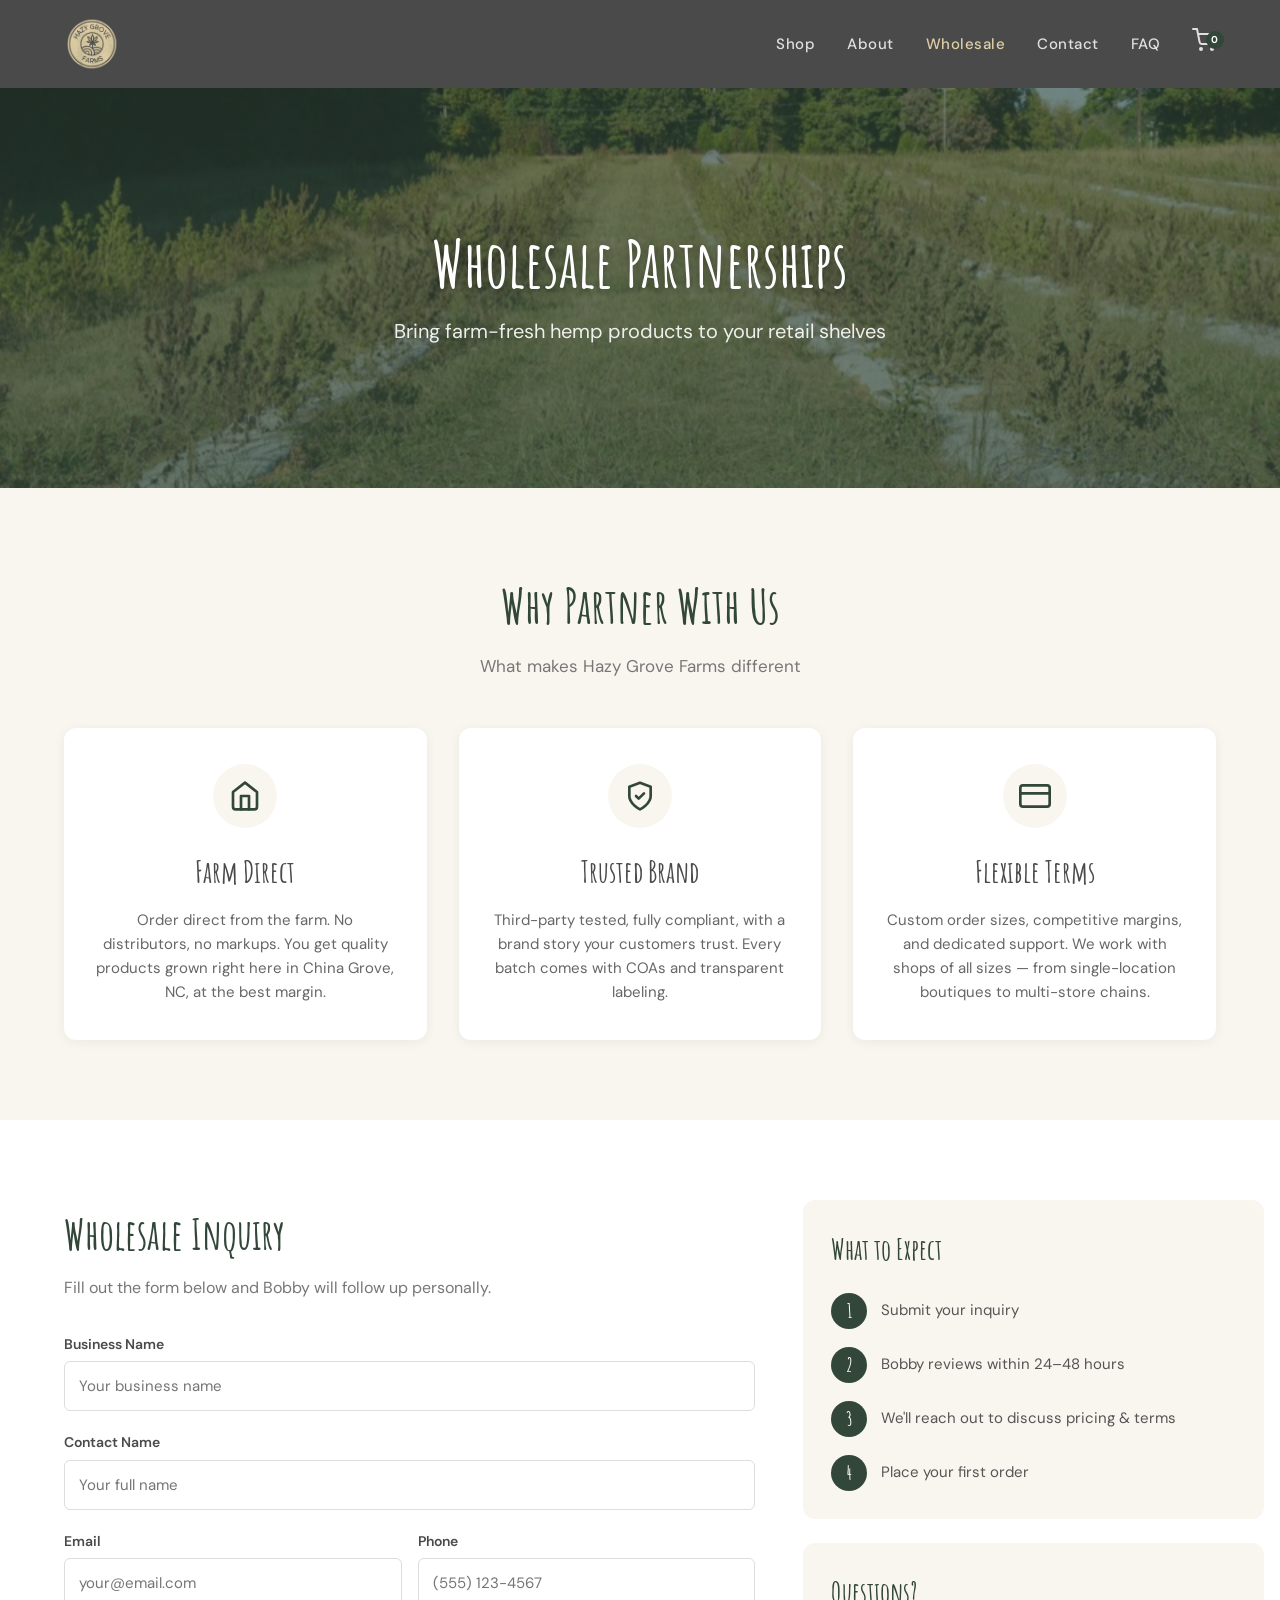
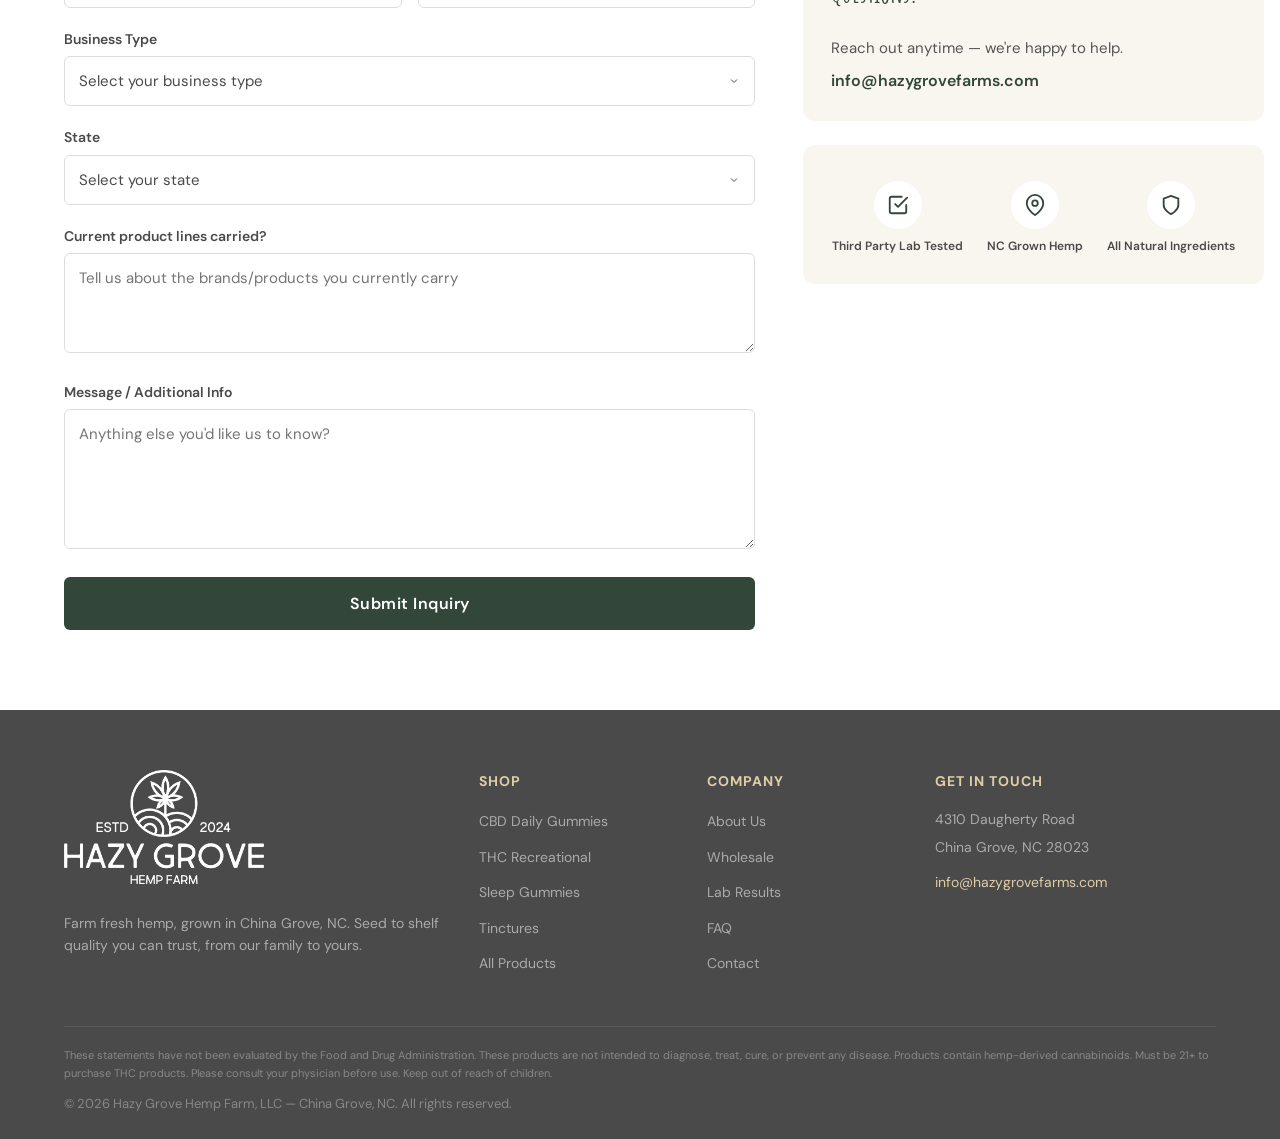
<file: mockup/wholesale.html>
<!DOCTYPE html>
<html lang="en">
<head>
  <meta charset="UTF-8">
  <meta name="viewport" content="width=device-width, initial-scale=1.0">
  <title>Wholesale — Hazy Grove Farms</title>
  <link rel="preconnect" href="https://fonts.googleapis.com">
  <link rel="preconnect" href="https://fonts.gstatic.com" crossorigin>
  <link href="https://fonts.googleapis.com/css2?family=Amatic+SC:wght@400;700&family=DM+Sans:ital,opsz,wght@0,9..40,300;0,9..40,400;0,9..40,500;0,9..40,600;0,9..40,700;1,9..40,400&display=swap" rel="stylesheet">
  <style>
    /* ============ RESET & BASE ============ */
    *, *::before, *::after { margin: 0; padding: 0; box-sizing: border-box; }
    html { scroll-behavior: smooth; }
    body {
      font-family: 'DM Sans', sans-serif;
      color: #4a4a4a;
      background: #fff;
      line-height: 1.6;
      -webkit-font-smoothing: antialiased;
    }
    img { max-width: 100%; height: auto; display: block; }
    a { text-decoration: none; color: inherit; }

    /* ============ DESIGN TOKENS ============ */
    :root {
      --charcoal: #4a4a4a;
      --hunter-green: #32473a;
      --hemp-paper: #dfcea5;
      --white: #ffffff;
      --light-bg: #f9f6f0;
    }

    .container {
      max-width: 1200px;
      margin: 0 auto;
      padding: 0 24px;
    }

    /* ============ NAVIGATION ============ */
    .nav {
      background: #4a4a4a;
      padding: 16px 0;
      position: relative;
      z-index: 100;
    }
    .nav .container {
      display: flex;
      align-items: center;
      justify-content: space-between;
    }
    .nav-logo {
      display: flex;
      align-items: center;
      gap: 12px;
    }
    .nav-logo img {
      height: 56px;
      width: 56px;
      object-fit: contain;
      flex-shrink: 0;
    }
    .nav-links {
      display: flex;
      align-items: center;
      gap: 32px;
      list-style: none;
    }
    .nav-links a {
      color: #e0e0e0;
      font-size: 15px;
      font-weight: 500;
      letter-spacing: 0.5px;
      transition: color 0.2s;
    }
    .nav-links a:hover { color: var(--hemp-paper); }
    .nav-links a.active { color: var(--hemp-paper); }
    .nav-cart {
      position: relative;
      color: #e0e0e0;
      cursor: pointer;
      transition: color 0.2s;
    }
    .nav-cart:hover { color: var(--hemp-paper); }
    .nav-cart-badge {
      position: absolute;
      top: -6px;
      right: -8px;
      background: var(--hunter-green);
      color: #fff;
      font-size: 10px;
      font-weight: 700;
      width: 18px;
      height: 18px;
      border-radius: 50%;
      display: flex;
      align-items: center;
      justify-content: center;
    }
    .nav-mobile-toggle {
      display: none;
      background: none;
      border: none;
      cursor: pointer;
      color: #e0e0e0;
    }

    /* ============ BUTTONS ============ */
    .btn {
      display: inline-block;
      padding: 14px 40px;
      border-radius: 6px;
      font-size: 16px;
      font-weight: 600;
      letter-spacing: 0.5px;
      cursor: pointer;
      transition: all 0.25s;
      border: none;
    }
    .btn-primary {
      background: var(--hunter-green);
      color: var(--white);
    }
    .btn-primary:hover {
      background: #3d5a49;
      transform: translateY(-1px);
      box-shadow: 0 4px 16px rgba(50,71,58,0.3);
    }

    /* ============ WHOLESALE HERO ============ */
    .wholesale-hero {
      position: relative;
      min-height: 400px;
      display: flex;
      align-items: center;
      justify-content: center;
      text-align: center;
      background: url('images/farm/about-field.jpg') center/cover no-repeat;
    }
    .wholesale-hero::before {
      content: '';
      position: absolute;
      inset: 0;
      background: linear-gradient(
        to bottom,
        rgba(50, 71, 58, 0.6) 0%,
        rgba(50, 71, 58, 0.75) 100%
      );
    }
    .wholesale-hero-content {
      position: relative;
      z-index: 1;
      max-width: 700px;
      padding: 60px 24px;
    }
    .wholesale-hero h1 {
      font-family: 'Amatic SC', cursive;
      font-size: 64px;
      font-weight: 700;
      color: var(--white);
      line-height: 1.1;
      margin-bottom: 16px;
      text-shadow: 0 2px 8px rgba(0,0,0,0.3);
    }
    .wholesale-hero p {
      font-size: 20px;
      color: rgba(255,255,255,0.9);
      font-weight: 400;
    }

    /* ============ WHY PARTNER ============ */
    .why-partner {
      padding: 80px 0;
      background: var(--light-bg);
    }
    .section-heading {
      text-align: center;
      margin-bottom: 48px;
    }
    .section-heading h2 {
      font-family: 'Amatic SC', cursive;
      font-size: 48px;
      font-weight: 700;
      color: var(--hunter-green);
      margin-bottom: 8px;
    }
    .section-heading p {
      font-size: 17px;
      color: #777;
    }
    .values-grid {
      display: grid;
      grid-template-columns: repeat(3, 1fr);
      gap: 32px;
    }
    .value-card {
      background: var(--white);
      border-radius: 12px;
      padding: 36px 32px;
      text-align: center;
      box-shadow: 0 2px 12px rgba(0,0,0,0.06);
    }
    .value-card-icon {
      width: 64px;
      height: 64px;
      border-radius: 50%;
      background: var(--light-bg);
      display: flex;
      align-items: center;
      justify-content: center;
      margin: 0 auto 20px;
    }
    .value-card-icon svg {
      width: 32px;
      height: 32px;
      color: var(--hunter-green);
    }
    .value-card h3 {
      font-family: 'Amatic SC', cursive;
      font-size: 30px;
      font-weight: 700;
      color: var(--charcoal);
      margin-bottom: 12px;
    }
    .value-card p {
      font-size: 15px;
      color: #666;
      line-height: 1.6;
    }

    /* ============ WHOLESALE FORM SECTION ============ */
    .wholesale-form-section {
      padding: 80px 0;
      background: var(--white);
    }
    .wholesale-form-section .container {
      display: grid;
      grid-template-columns: 60% 40%;
      gap: 48px;
      align-items: start;
    }

    /* ============ FORM STYLES ============ */
    .wholesale-form h2 {
      font-family: 'Amatic SC', cursive;
      font-size: 42px;
      font-weight: 700;
      color: var(--hunter-green);
      margin-bottom: 8px;
    }
    .wholesale-form > p {
      font-size: 16px;
      color: #777;
      margin-bottom: 32px;
    }
    .form-group {
      margin-bottom: 20px;
    }
    .form-label {
      display: block;
      font-size: 14px;
      font-weight: 600;
      color: var(--charcoal);
      margin-bottom: 6px;
    }
    .form-input,
    .form-textarea,
    .form-select {
      width: 100%;
      background: var(--white);
      border: 1.5px solid #ddd;
      border-radius: 6px;
      padding: 14px;
      font-family: 'DM Sans', sans-serif;
      font-size: 15px;
      color: var(--charcoal);
      transition: border-color 0.2s;
    }
    .form-input:focus,
    .form-textarea:focus,
    .form-select:focus {
      outline: none;
      border-color: var(--hunter-green);
    }
    .form-textarea {
      resize: vertical;
      min-height: 100px;
    }
    .form-textarea.tall {
      min-height: 140px;
    }
    .form-select {
      appearance: none;
      background-image: url("data:image/svg+xml,%3Csvg xmlns='http://www.w3.org/2000/svg' width='12' height='12' viewBox='0 0 24 24' fill='none' stroke='%234a4a4a' stroke-width='2'%3E%3Cpolyline points='6 9 12 15 18 9'/%3E%3C/svg%3E");
      background-repeat: no-repeat;
      background-position: right 14px center;
      cursor: pointer;
    }
    .form-row {
      display: grid;
      grid-template-columns: 1fr 1fr;
      gap: 16px;
    }
    .form-submit {
      width: 100%;
      padding: 16px;
      background: var(--hunter-green);
      color: var(--white);
      border: none;
      border-radius: 6px;
      font-family: 'DM Sans', sans-serif;
      font-size: 16px;
      font-weight: 600;
      letter-spacing: 0.5px;
      cursor: pointer;
      transition: all 0.25s;
    }
    .form-submit:hover {
      background: #3d5a49;
      transform: translateY(-1px);
      box-shadow: 0 4px 16px rgba(50,71,58,0.3);
    }

    /* ============ WHOLESALE SIDEBAR ============ */
    .wholesale-sidebar {
      display: flex;
      flex-direction: column;
      gap: 24px;
    }
    .sidebar-card {
      background: var(--light-bg);
      border-radius: 12px;
      padding: 28px;
    }
    .sidebar-card h3 {
      font-family: 'Amatic SC', cursive;
      font-size: 28px;
      font-weight: 700;
      color: var(--hunter-green);
      margin-bottom: 20px;
    }
    .sidebar-step {
      display: flex;
      align-items: flex-start;
      gap: 14px;
      margin-bottom: 18px;
    }
    .sidebar-step:last-child {
      margin-bottom: 0;
    }
    .sidebar-step-number {
      width: 36px;
      height: 36px;
      border-radius: 50%;
      background: var(--hunter-green);
      color: var(--white);
      font-family: 'Amatic SC', cursive;
      font-size: 20px;
      font-weight: 700;
      display: flex;
      align-items: center;
      justify-content: center;
      flex-shrink: 0;
    }
    .sidebar-step p {
      font-size: 15px;
      color: #555;
      line-height: 1.5;
      padding-top: 6px;
    }

    .sidebar-card.questions p {
      font-size: 15px;
      color: #555;
      margin-bottom: 8px;
    }
    .sidebar-card.questions a {
      color: var(--hunter-green);
      font-weight: 600;
    }

    /* Trust badges */
    .trust-badges {
      display: flex;
      justify-content: center;
      gap: 24px;
      margin-top: 8px;
    }
    .trust-badge {
      display: flex;
      flex-direction: column;
      align-items: center;
      gap: 8px;
      text-align: center;
    }
    .trust-badge-icon {
      width: 48px;
      height: 48px;
      border-radius: 50%;
      background: var(--white);
      display: flex;
      align-items: center;
      justify-content: center;
    }
    .trust-badge-icon svg {
      width: 22px;
      height: 22px;
      color: var(--hunter-green);
    }
    .trust-badge span {
      font-size: 12px;
      font-weight: 600;
      color: var(--charcoal);
    }

    /* ============ FOOTER ============ */
    .footer {
      background: #4a4a4a;
      color: #ccc;
      padding: 60px 0 24px;
    }
    .footer-top {
      display: grid;
      grid-template-columns: 2fr 1fr 1fr 1.5fr;
      gap: 40px;
      margin-bottom: 40px;
      align-items: start;
    }
    .footer-brand {
      display: flex;
      flex-direction: column;
      gap: 12px;
      align-self: start;
    }
    .footer-brand-logo {
      display: flex;
      align-items: center;
      gap: 14px;
    }
    .footer-brand-logo img {
      width: 200px;
      height: auto;
      object-fit: contain;
      margin-bottom: 16px;
    }
    .footer-brand p {
      font-size: 14px;
      line-height: 1.6;
      color: #aaa;
    }
    .footer h4 {
      font-size: 14px;
      font-weight: 700;
      text-transform: uppercase;
      letter-spacing: 1px;
      color: var(--hemp-paper);
      margin-bottom: 16px;
    }
    .footer ul {
      list-style: none;
    }
    .footer ul li {
      margin-bottom: 10px;
    }
    .footer ul a {
      color: #aaa;
      font-size: 14px;
      transition: color 0.2s;
    }
    .footer ul a:hover { color: var(--hemp-paper); }
    .footer-contact p {
      font-size: 14px;
      color: #aaa;
      margin-bottom: 6px;
    }
    .footer-bottom {
      border-top: 1px solid #5a5a5a;
      padding-top: 20px;
    }
    .footer-disclaimer {
      font-size: 11px;
      color: #888;
      line-height: 1.6;
      margin-bottom: 12px;
    }
    .footer-copyright {
      font-size: 13px;
      color: #888;
    }

    /* ============ RESPONSIVE ============ */
    @media (max-width: 1024px) {
      .values-grid { grid-template-columns: repeat(2, 1fr); }
      .footer-top { grid-template-columns: 1fr 1fr; }
    }

    @media (max-width: 768px) {
      .nav-links { display: none; }
      .nav-mobile-toggle { display: block; }

      .wholesale-hero { min-height: 300px; }
      .wholesale-hero h1 { font-size: 48px; }

      .values-grid { grid-template-columns: 1fr; }

      .wholesale-form-section .container {
        grid-template-columns: 1fr;
        gap: 40px;
      }

      .form-row { grid-template-columns: 1fr; }

      .footer-top { grid-template-columns: 1fr; gap: 32px; }
    }

    @media (max-width: 480px) {
      .wholesale-hero h1 { font-size: 40px; }
      .section-heading h2 { font-size: 36px; }
      .trust-badges { gap: 16px; }
    }
  </style>
</head>
<body>

  <!-- ==================== NAVIGATION ==================== -->
  <nav class="nav">
    <div class="container">
      <a href="index.html" class="nav-logo">
        <img src="images/logo-nav.png" alt="Hazy Grove Farms">
      </a>

      <ul class="nav-links">
        <li><a href="collection.html">Shop</a></li>
        <li><a href="about.html">About</a></li>
        <li><a href="wholesale.html" class="active">Wholesale</a></li>
        <li><a href="contact.html">Contact</a></li>
        <li><a href="faq.html">FAQ</a></li>
        <li>
          <a href="#" class="nav-cart">
            <svg width="24" height="24" viewBox="0 0 24 24" fill="none" stroke="currentColor" stroke-width="2" stroke-linecap="round" stroke-linejoin="round">
              <circle cx="9" cy="21" r="1"/><circle cx="20" cy="21" r="1"/>
              <path d="M1 1h4l2.68 13.39a2 2 0 0 0 2 1.61h9.72a2 2 0 0 0 2-1.61L23 6H6"/>
            </svg>
            <span class="nav-cart-badge">0</span>
          </a>
        </li>
      </ul>

      <button class="nav-mobile-toggle" aria-label="Menu">
        <svg width="28" height="28" viewBox="0 0 24 24" fill="none" stroke="currentColor" stroke-width="2" stroke-linecap="round">
          <line x1="3" y1="6" x2="21" y2="6"/>
          <line x1="3" y1="12" x2="21" y2="12"/>
          <line x1="3" y1="18" x2="21" y2="18"/>
        </svg>
      </button>
    </div>
  </nav>

  <!-- ==================== WHOLESALE HERO ==================== -->
  <section class="wholesale-hero">
    <div class="wholesale-hero-content">
      <h1>Wholesale Partnerships</h1>
      <p>Bring farm-fresh hemp products to your retail shelves</p>
    </div>
  </section>

  <!-- ==================== WHY PARTNER ==================== -->
  <section class="why-partner">
    <div class="container">
      <div class="section-heading">
        <h2>Why Partner With Us</h2>
        <p>What makes Hazy Grove Farms different</p>
      </div>
      <div class="values-grid">
        <!-- Farm Direct -->
        <div class="value-card">
          <div class="value-card-icon">
            <svg viewBox="0 0 24 24" fill="none" stroke="currentColor" stroke-width="2" stroke-linecap="round" stroke-linejoin="round">
              <path d="M3 9l9-7 9 7v11a2 2 0 0 1-2 2H5a2 2 0 0 1-2-2z"/>
              <polyline points="9 22 9 12 15 12 15 22"/>
            </svg>
          </div>
          <h3>Farm Direct</h3>
          <p>Order direct from the farm. No distributors, no markups. You get quality products grown right here in China Grove, NC, at the best margin.</p>
        </div>
        <!-- Trusted Brand -->
        <div class="value-card">
          <div class="value-card-icon">
            <svg viewBox="0 0 24 24" fill="none" stroke="currentColor" stroke-width="2" stroke-linecap="round" stroke-linejoin="round">
              <path d="M12 22s8-4 8-10V5l-8-3-8 3v7c0 6 8 10 8 10z"/>
              <path d="M9 12l2 2 4-4"/>
            </svg>
          </div>
          <h3>Trusted Brand</h3>
          <p>Third-party tested, fully compliant, with a brand story your customers trust. Every batch comes with COAs and transparent labeling.</p>
        </div>
        <!-- Flexible Terms -->
        <div class="value-card">
          <div class="value-card-icon">
            <svg viewBox="0 0 24 24" fill="none" stroke="currentColor" stroke-width="2" stroke-linecap="round" stroke-linejoin="round">
              <rect x="1" y="4" width="22" height="16" rx="2" ry="2"/>
              <line x1="1" y1="10" x2="23" y2="10"/>
            </svg>
          </div>
          <h3>Flexible Terms</h3>
          <p>Custom order sizes, competitive margins, and dedicated support. We work with shops of all sizes — from single-location boutiques to multi-store chains.</p>
        </div>
      </div>
    </div>
  </section>

  <!-- ==================== WHOLESALE INQUIRY FORM ==================== -->
  <section class="wholesale-form-section">
    <div class="container">

      <!-- Form -->
      <div class="wholesale-form">
        <h2>Wholesale Inquiry</h2>
        <p>Fill out the form below and Bobby will follow up personally.</p>
        <form>
          <div class="form-group">
            <label class="form-label" for="business-name">Business Name</label>
            <input type="text" id="business-name" class="form-input" placeholder="Your business name">
          </div>
          <div class="form-group">
            <label class="form-label" for="contact-name">Contact Name</label>
            <input type="text" id="contact-name" class="form-input" placeholder="Your full name">
          </div>
          <div class="form-row">
            <div class="form-group">
              <label class="form-label" for="ws-email">Email</label>
              <input type="email" id="ws-email" class="form-input" placeholder="your@email.com">
            </div>
            <div class="form-group">
              <label class="form-label" for="ws-phone">Phone</label>
              <input type="tel" id="ws-phone" class="form-input" placeholder="(555) 123-4567">
            </div>
          </div>
          <div class="form-group">
            <label class="form-label" for="business-type">Business Type</label>
            <select id="business-type" class="form-select">
              <option value="" disabled selected>Select your business type</option>
              <option>Retail Store</option>
              <option>Smoke Shop</option>
              <option>Wellness Boutique</option>
              <option>Dispensary</option>
              <option>Online Retailer</option>
              <option>Other</option>
            </select>
          </div>
          <div class="form-group">
            <label class="form-label" for="ws-state">State</label>
            <select id="ws-state" class="form-select">
              <option value="" disabled selected>Select your state</option>
              <option>Alabama</option><option>Alaska</option><option>Arizona</option><option>Arkansas</option>
              <option>California</option><option>Colorado</option><option>Connecticut</option><option>Delaware</option>
              <option>Florida</option><option>Georgia</option><option>Hawaii</option><option>Idaho</option>
              <option>Illinois</option><option>Indiana</option><option>Iowa</option><option>Kansas</option>
              <option>Kentucky</option><option>Louisiana</option><option>Maine</option><option>Maryland</option>
              <option>Massachusetts</option><option>Michigan</option><option>Minnesota</option><option>Mississippi</option>
              <option>Missouri</option><option>Montana</option><option>Nebraska</option><option>Nevada</option>
              <option>New Hampshire</option><option>New Jersey</option><option>New Mexico</option><option>New York</option>
              <option>North Carolina</option><option>North Dakota</option><option>Ohio</option><option>Oklahoma</option>
              <option>Oregon</option><option>Pennsylvania</option><option>Rhode Island</option><option>South Carolina</option>
              <option>South Dakota</option><option>Tennessee</option><option>Texas</option><option>Utah</option>
              <option>Vermont</option><option>Virginia</option><option>Washington</option><option>West Virginia</option>
              <option>Wisconsin</option><option>Wyoming</option>
            </select>
          </div>
          <div class="form-group">
            <label class="form-label" for="current-lines">Current product lines carried?</label>
            <textarea id="current-lines" class="form-textarea" placeholder="Tell us about the brands/products you currently carry"></textarea>
          </div>
          <div class="form-group">
            <label class="form-label" for="ws-message">Message / Additional Info</label>
            <textarea id="ws-message" class="form-textarea tall" placeholder="Anything else you'd like us to know?"></textarea>
          </div>
          <button type="submit" class="form-submit">Submit Inquiry</button>
        </form>
      </div>

      <!-- Sidebar -->
      <div class="wholesale-sidebar">

        <!-- What to Expect -->
        <div class="sidebar-card">
          <h3>What to Expect</h3>
          <div class="sidebar-step">
            <div class="sidebar-step-number">1</div>
            <p>Submit your inquiry</p>
          </div>
          <div class="sidebar-step">
            <div class="sidebar-step-number">2</div>
            <p>Bobby reviews within 24–48 hours</p>
          </div>
          <div class="sidebar-step">
            <div class="sidebar-step-number">3</div>
            <p>We'll reach out to discuss pricing &amp; terms</p>
          </div>
          <div class="sidebar-step">
            <div class="sidebar-step-number">4</div>
            <p>Place your first order</p>
          </div>
        </div>

        <!-- Questions -->
        <div class="sidebar-card questions">
          <h3>Questions?</h3>
          <p>Reach out anytime — we're happy to help.</p>
          <a href="mailto:info@hazygrovefarms.com">info@hazygrovefarms.com</a>
        </div>

        <!-- Trust Badges -->
        <div class="sidebar-card">
          <div class="trust-badges">
            <div class="trust-badge">
              <div class="trust-badge-icon">
                <svg viewBox="0 0 24 24" fill="none" stroke="currentColor" stroke-width="2" stroke-linecap="round" stroke-linejoin="round">
                  <path d="M9 11l3 3L22 4"/>
                  <path d="M21 12v7a2 2 0 0 1-2 2H5a2 2 0 0 1-2-2V5a2 2 0 0 1 2-2h11"/>
                </svg>
              </div>
              <span>Third Party Lab Tested</span>
            </div>
            <div class="trust-badge">
              <div class="trust-badge-icon">
                <svg viewBox="0 0 24 24" fill="none" stroke="currentColor" stroke-width="2" stroke-linecap="round" stroke-linejoin="round">
                  <path d="M21 10c0 7-9 13-9 13s-9-6-9-13a9 9 0 0 1 18 0z"/>
                  <circle cx="12" cy="10" r="3"/>
                </svg>
              </div>
              <span>NC Grown Hemp</span>
            </div>
            <div class="trust-badge">
              <div class="trust-badge-icon">
                <svg viewBox="0 0 24 24" fill="none" stroke="currentColor" stroke-width="2" stroke-linecap="round" stroke-linejoin="round">
                  <path d="M12 22s8-4 8-10V5l-8-3-8 3v7c0 6 8 10 8 10z"/>
                </svg>
              </div>
              <span>All Natural Ingredients</span>
            </div>
          </div>
        </div>

      </div>

    </div>
  </section>

  <!-- ==================== FOOTER ==================== -->
  <footer class="footer">
    <div class="container">
      <div class="footer-top">
        <div class="footer-brand">
          <div class="footer-brand-logo">
            <img src="images/logo-footer-full.png" alt="Hazy Grove Hemp Farm" style="filter: invert(1);">
          </div>
          <p>Farm fresh hemp, grown in China Grove, NC. Seed to shelf quality you can trust, from our family to yours.</p>
        </div>

        <div>
          <h4>Shop</h4>
          <ul>
            <li><a href="collection.html">CBD Daily Gummies</a></li>
            <li><a href="collection.html">THC Recreational</a></li>
            <li><a href="collection.html">Sleep Gummies</a></li>
            <li><a href="collection.html">Tinctures</a></li>
            <li><a href="collection.html">All Products</a></li>
          </ul>
        </div>

        <div>
          <h4>Company</h4>
          <ul>
            <li><a href="about.html">About Us</a></li>
            <li><a href="wholesale.html">Wholesale</a></li>
            <li><a href="#">Lab Results</a></li>
            <li><a href="faq.html">FAQ</a></li>
            <li><a href="contact.html">Contact</a></li>
          </ul>
        </div>

        <div class="footer-contact">
          <h4>Get in Touch</h4>
          <p>4310 Daugherty Road</p>
          <p>China Grove, NC 28023</p>
          <p style="margin-top: 12px;"><a href="mailto:info@hazygrovefarms.com" style="color: var(--hemp-paper);">info@hazygrovefarms.com</a></p>
        </div>
      </div>

      <div class="footer-bottom">
        <p class="footer-disclaimer">These statements have not been evaluated by the Food and Drug Administration. These products are not intended to diagnose, treat, cure, or prevent any disease. Products contain hemp-derived cannabinoids. Must be 21+ to purchase THC products. Please consult your physician before use. Keep out of reach of children.</p>
        <p class="footer-copyright">&copy; 2026 Hazy Grove Hemp Farm, LLC &mdash; China Grove, NC. All rights reserved.</p>
      </div>
    </div>
  </footer>

<script src="https://mcp.figma.com/mcp/html-to-design/capture.js" async></script>
</body>
</html>
</file>
